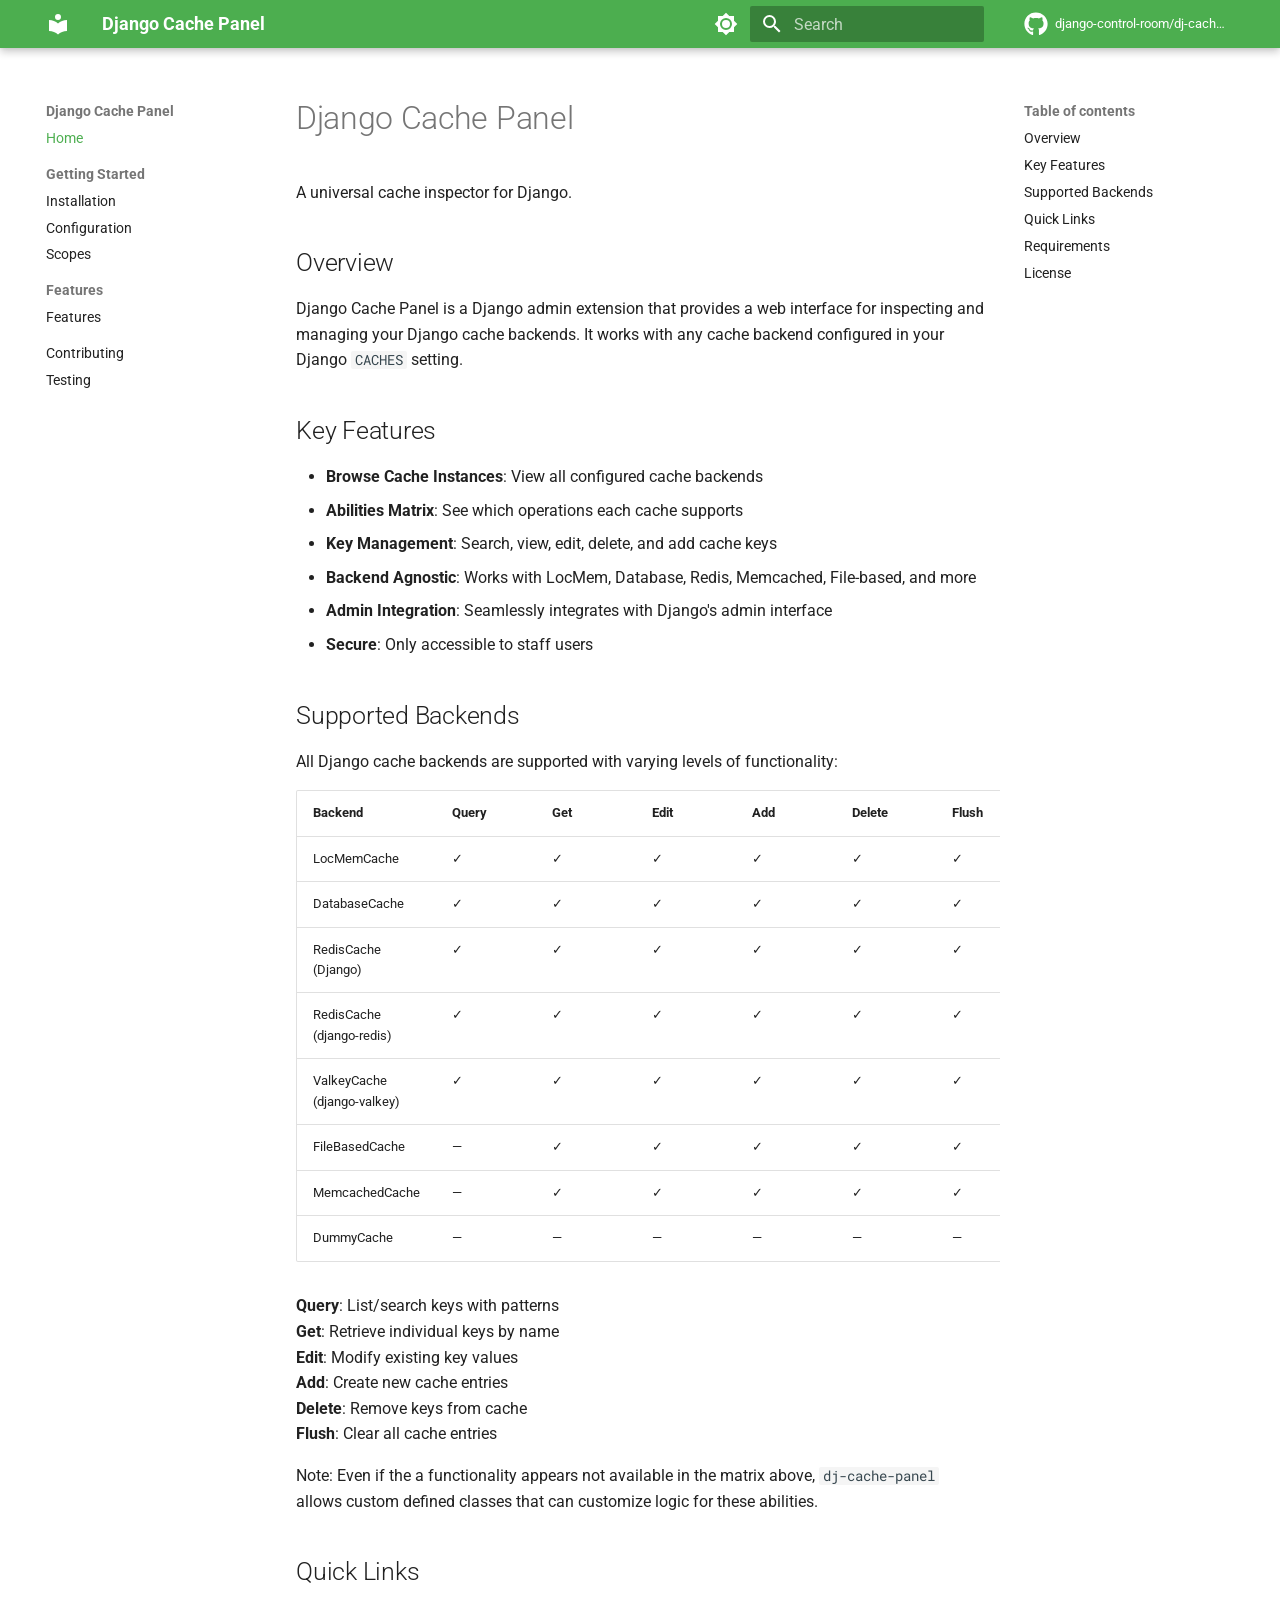
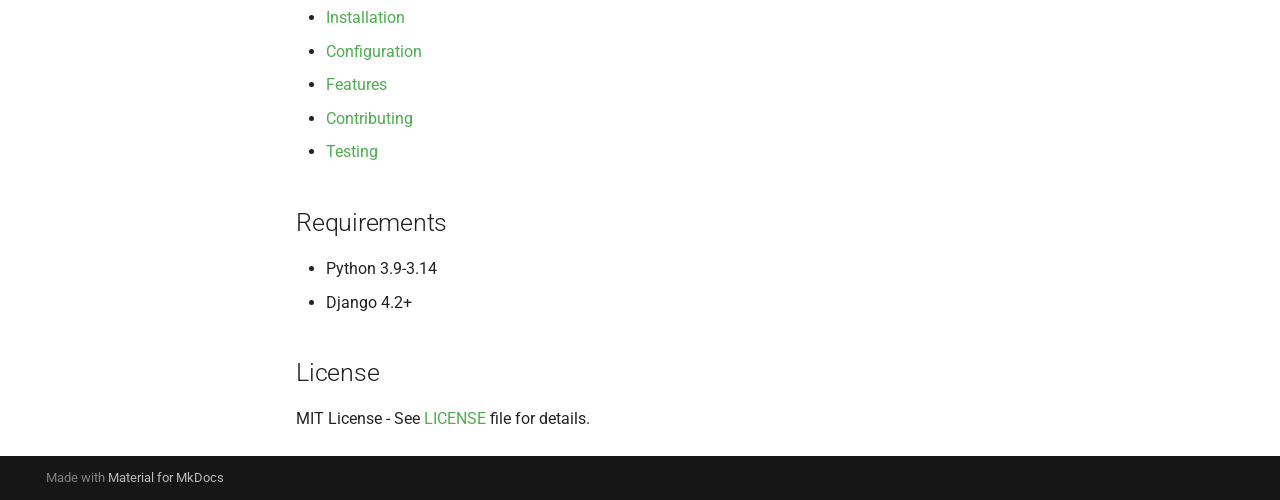
<file: index.html>
<!doctype html>
<html lang="en" class="no-js">
  <head>
    
      <meta charset="utf-8">
      <meta name="viewport" content="width=device-width,initial-scale=1">
      
        <meta name="description" content="A Django Admin panel for browsing, inspecting, and managing Django cache backends">
      
      
        <meta name="author" content="Yasser Toruno">
      
      
        <link rel="canonical" href="https://django-control-room.github.io/dj-cache-panel/">
      
      
      
        <link rel="next" href="installation/">
      
      <link rel="icon" href="assets/images/favicon.png">
      <meta name="generator" content="mkdocs-1.6.1, mkdocs-material-9.1.12">
    
    
      
        <title>Django Cache Panel</title>
      
    
    
      <link rel="stylesheet" href="assets/stylesheets/main.85bb2934.min.css">
      
        
        <link rel="stylesheet" href="assets/stylesheets/palette.a6bdf11c.min.css">
      
      

    
    
    
      
        
        
        <link rel="preconnect" href="https://fonts.gstatic.com" crossorigin>
        <link rel="stylesheet" href="https://fonts.googleapis.com/css?family=Roboto:300,300i,400,400i,700,700i%7CRoboto+Mono:400,400i,700,700i&display=fallback">
        <style>:root{--md-text-font:"Roboto";--md-code-font:"Roboto Mono"}</style>
      
    
    
    <script>__md_scope=new URL(".",location),__md_hash=e=>[...e].reduce((e,_)=>(e<<5)-e+_.charCodeAt(0),0),__md_get=(e,_=localStorage,t=__md_scope)=>JSON.parse(_.getItem(t.pathname+"."+e)),__md_set=(e,_,t=localStorage,a=__md_scope)=>{try{t.setItem(a.pathname+"."+e,JSON.stringify(_))}catch(e){}}</script>
    
      

    
    
    
  </head>
  
  
    
    
      
    
    
    
    
    <body dir="ltr" data-md-color-scheme="default" data-md-color-primary="green" data-md-color-accent="green">
  
    
    
      <script>var palette=__md_get("__palette");if(palette&&"object"==typeof palette.color)for(var key of Object.keys(palette.color))document.body.setAttribute("data-md-color-"+key,palette.color[key])</script>
    
    <input class="md-toggle" data-md-toggle="drawer" type="checkbox" id="__drawer" autocomplete="off">
    <input class="md-toggle" data-md-toggle="search" type="checkbox" id="__search" autocomplete="off">
    <label class="md-overlay" for="__drawer"></label>
    <div data-md-component="skip">
      
        
        <a href="#django-cache-panel" class="md-skip">
          Skip to content
        </a>
      
    </div>
    <div data-md-component="announce">
      
    </div>
    
    
      

  

<header class="md-header md-header--shadow md-header--lifted" data-md-component="header">
  <nav class="md-header__inner md-grid" aria-label="Header">
    <a href="." title="Django Cache Panel" class="md-header__button md-logo" aria-label="Django Cache Panel" data-md-component="logo">
      
  
  <svg xmlns="http://www.w3.org/2000/svg" viewBox="0 0 24 24"><path d="M12 8a3 3 0 0 0 3-3 3 3 0 0 0-3-3 3 3 0 0 0-3 3 3 3 0 0 0 3 3m0 3.54C9.64 9.35 6.5 8 3 8v11c3.5 0 6.64 1.35 9 3.54 2.36-2.19 5.5-3.54 9-3.54V8c-3.5 0-6.64 1.35-9 3.54Z"/></svg>

    </a>
    <label class="md-header__button md-icon" for="__drawer">
      <svg xmlns="http://www.w3.org/2000/svg" viewBox="0 0 24 24"><path d="M3 6h18v2H3V6m0 5h18v2H3v-2m0 5h18v2H3v-2Z"/></svg>
    </label>
    <div class="md-header__title" data-md-component="header-title">
      <div class="md-header__ellipsis">
        <div class="md-header__topic">
          <span class="md-ellipsis">
            Django Cache Panel
          </span>
        </div>
        <div class="md-header__topic" data-md-component="header-topic">
          <span class="md-ellipsis">
            
              Home
            
          </span>
        </div>
      </div>
    </div>
    
      
        <form class="md-header__option" data-md-component="palette">
          
            
            
            
            <input class="md-option" data-md-color-media="" data-md-color-scheme="default" data-md-color-primary="green" data-md-color-accent="green"  aria-label="Switch to dark mode"  type="radio" name="__palette" id="__palette_1">
            
              <label class="md-header__button md-icon" title="Switch to dark mode" for="__palette_2" hidden>
                <svg xmlns="http://www.w3.org/2000/svg" viewBox="0 0 24 24"><path d="M12 8a4 4 0 0 0-4 4 4 4 0 0 0 4 4 4 4 0 0 0 4-4 4 4 0 0 0-4-4m0 10a6 6 0 0 1-6-6 6 6 0 0 1 6-6 6 6 0 0 1 6 6 6 6 0 0 1-6 6m8-9.31V4h-4.69L12 .69 8.69 4H4v4.69L.69 12 4 15.31V20h4.69L12 23.31 15.31 20H20v-4.69L23.31 12 20 8.69Z"/></svg>
              </label>
            
          
            
            
            
            <input class="md-option" data-md-color-media="" data-md-color-scheme="slate" data-md-color-primary="green" data-md-color-accent="green"  aria-label="Switch to light mode"  type="radio" name="__palette" id="__palette_2">
            
              <label class="md-header__button md-icon" title="Switch to light mode" for="__palette_1" hidden>
                <svg xmlns="http://www.w3.org/2000/svg" viewBox="0 0 24 24"><path d="M12 18c-.89 0-1.74-.2-2.5-.55C11.56 16.5 13 14.42 13 12c0-2.42-1.44-4.5-3.5-5.45C10.26 6.2 11.11 6 12 6a6 6 0 0 1 6 6 6 6 0 0 1-6 6m8-9.31V4h-4.69L12 .69 8.69 4H4v4.69L.69 12 4 15.31V20h4.69L12 23.31 15.31 20H20v-4.69L23.31 12 20 8.69Z"/></svg>
              </label>
            
          
        </form>
      
    
    
    
      <label class="md-header__button md-icon" for="__search">
        <svg xmlns="http://www.w3.org/2000/svg" viewBox="0 0 24 24"><path d="M9.5 3A6.5 6.5 0 0 1 16 9.5c0 1.61-.59 3.09-1.56 4.23l.27.27h.79l5 5-1.5 1.5-5-5v-.79l-.27-.27A6.516 6.516 0 0 1 9.5 16 6.5 6.5 0 0 1 3 9.5 6.5 6.5 0 0 1 9.5 3m0 2C7 5 5 7 5 9.5S7 14 9.5 14 14 12 14 9.5 12 5 9.5 5Z"/></svg>
      </label>
      <div class="md-search" data-md-component="search" role="dialog">
  <label class="md-search__overlay" for="__search"></label>
  <div class="md-search__inner" role="search">
    <form class="md-search__form" name="search">
      <input type="text" class="md-search__input" name="query" aria-label="Search" placeholder="Search" autocapitalize="off" autocorrect="off" autocomplete="off" spellcheck="false" data-md-component="search-query" required>
      <label class="md-search__icon md-icon" for="__search">
        <svg xmlns="http://www.w3.org/2000/svg" viewBox="0 0 24 24"><path d="M9.5 3A6.5 6.5 0 0 1 16 9.5c0 1.61-.59 3.09-1.56 4.23l.27.27h.79l5 5-1.5 1.5-5-5v-.79l-.27-.27A6.516 6.516 0 0 1 9.5 16 6.5 6.5 0 0 1 3 9.5 6.5 6.5 0 0 1 9.5 3m0 2C7 5 5 7 5 9.5S7 14 9.5 14 14 12 14 9.5 12 5 9.5 5Z"/></svg>
        <svg xmlns="http://www.w3.org/2000/svg" viewBox="0 0 24 24"><path d="M20 11v2H8l5.5 5.5-1.42 1.42L4.16 12l7.92-7.92L13.5 5.5 8 11h12Z"/></svg>
      </label>
      <nav class="md-search__options" aria-label="Search">
        
          <a href="javascript:void(0)" class="md-search__icon md-icon" title="Share" aria-label="Share" data-clipboard data-clipboard-text="" data-md-component="search-share" tabindex="-1">
            <svg xmlns="http://www.w3.org/2000/svg" viewBox="0 0 24 24"><path d="M18 16.08c-.76 0-1.44.3-1.96.77L8.91 12.7c.05-.23.09-.46.09-.7 0-.24-.04-.47-.09-.7l7.05-4.11c.54.5 1.25.81 2.04.81a3 3 0 0 0 3-3 3 3 0 0 0-3-3 3 3 0 0 0-3 3c0 .24.04.47.09.7L8.04 9.81C7.5 9.31 6.79 9 6 9a3 3 0 0 0-3 3 3 3 0 0 0 3 3c.79 0 1.5-.31 2.04-.81l7.12 4.15c-.05.21-.08.43-.08.66 0 1.61 1.31 2.91 2.92 2.91 1.61 0 2.92-1.3 2.92-2.91A2.92 2.92 0 0 0 18 16.08Z"/></svg>
          </a>
        
        <button type="reset" class="md-search__icon md-icon" title="Clear" aria-label="Clear" tabindex="-1">
          <svg xmlns="http://www.w3.org/2000/svg" viewBox="0 0 24 24"><path d="M19 6.41 17.59 5 12 10.59 6.41 5 5 6.41 10.59 12 5 17.59 6.41 19 12 13.41 17.59 19 19 17.59 13.41 12 19 6.41Z"/></svg>
        </button>
      </nav>
      
    </form>
    <div class="md-search__output">
      <div class="md-search__scrollwrap" data-md-scrollfix>
        <div class="md-search-result" data-md-component="search-result">
          <div class="md-search-result__meta">
            Initializing search
          </div>
          <ol class="md-search-result__list" role="presentation"></ol>
        </div>
      </div>
    </div>
  </div>
</div>
    
    
      <div class="md-header__source">
        <a href="https://github.com/django-control-room/dj-cache-panel" title="Go to repository" class="md-source" data-md-component="source">
  <div class="md-source__icon md-icon">
    
    <svg xmlns="http://www.w3.org/2000/svg" viewBox="0 0 496 512"><!--! Font Awesome Free 6.4.0 by @fontawesome - https://fontawesome.com License - https://fontawesome.com/license/free (Icons: CC BY 4.0, Fonts: SIL OFL 1.1, Code: MIT License) Copyright 2023 Fonticons, Inc.--><path d="M165.9 397.4c0 2-2.3 3.6-5.2 3.6-3.3.3-5.6-1.3-5.6-3.6 0-2 2.3-3.6 5.2-3.6 3-.3 5.6 1.3 5.6 3.6zm-31.1-4.5c-.7 2 1.3 4.3 4.3 4.9 2.6 1 5.6 0 6.2-2s-1.3-4.3-4.3-5.2c-2.6-.7-5.5.3-6.2 2.3zm44.2-1.7c-2.9.7-4.9 2.6-4.6 4.9.3 2 2.9 3.3 5.9 2.6 2.9-.7 4.9-2.6 4.6-4.6-.3-1.9-3-3.2-5.9-2.9zM244.8 8C106.1 8 0 113.3 0 252c0 110.9 69.8 205.8 169.5 239.2 12.8 2.3 17.3-5.6 17.3-12.1 0-6.2-.3-40.4-.3-61.4 0 0-70 15-84.7-29.8 0 0-11.4-29.1-27.8-36.6 0 0-22.9-15.7 1.6-15.4 0 0 24.9 2 38.6 25.8 21.9 38.6 58.6 27.5 72.9 20.9 2.3-16 8.8-27.1 16-33.7-55.9-6.2-112.3-14.3-112.3-110.5 0-27.5 7.6-41.3 23.6-58.9-2.6-6.5-11.1-33.3 2.6-67.9 20.9-6.5 69 27 69 27 20-5.6 41.5-8.5 62.8-8.5s42.8 2.9 62.8 8.5c0 0 48.1-33.6 69-27 13.7 34.7 5.2 61.4 2.6 67.9 16 17.7 25.8 31.5 25.8 58.9 0 96.5-58.9 104.2-114.8 110.5 9.2 7.9 17 22.9 17 46.4 0 33.7-.3 75.4-.3 83.6 0 6.5 4.6 14.4 17.3 12.1C428.2 457.8 496 362.9 496 252 496 113.3 383.5 8 244.8 8zM97.2 352.9c-1.3 1-1 3.3.7 5.2 1.6 1.6 3.9 2.3 5.2 1 1.3-1 1-3.3-.7-5.2-1.6-1.6-3.9-2.3-5.2-1zm-10.8-8.1c-.7 1.3.3 2.9 2.3 3.9 1.6 1 3.6.7 4.3-.7.7-1.3-.3-2.9-2.3-3.9-2-.6-3.6-.3-4.3.7zm32.4 35.6c-1.6 1.3-1 4.3 1.3 6.2 2.3 2.3 5.2 2.6 6.5 1 1.3-1.3.7-4.3-1.3-6.2-2.2-2.3-5.2-2.6-6.5-1zm-11.4-14.7c-1.6 1-1.6 3.6 0 5.9 1.6 2.3 4.3 3.3 5.6 2.3 1.6-1.3 1.6-3.9 0-6.2-1.4-2.3-4-3.3-5.6-2z"/></svg>
  </div>
  <div class="md-source__repository">
    django-control-room/dj-cache-panel
  </div>
</a>
      </div>
    
  </nav>
  
    
  
</header>
    
    <div class="md-container" data-md-component="container">
      
      
        
      
      <main class="md-main" data-md-component="main">
        <div class="md-main__inner md-grid">
          
            
              
              <div class="md-sidebar md-sidebar--primary" data-md-component="sidebar" data-md-type="navigation" >
                <div class="md-sidebar__scrollwrap">
                  <div class="md-sidebar__inner">
                    


<nav class="md-nav md-nav--primary" aria-label="Navigation" data-md-level="0">
  <label class="md-nav__title" for="__drawer">
    <a href="." title="Django Cache Panel" class="md-nav__button md-logo" aria-label="Django Cache Panel" data-md-component="logo">
      
  
  <svg xmlns="http://www.w3.org/2000/svg" viewBox="0 0 24 24"><path d="M12 8a3 3 0 0 0 3-3 3 3 0 0 0-3-3 3 3 0 0 0-3 3 3 3 0 0 0 3 3m0 3.54C9.64 9.35 6.5 8 3 8v11c3.5 0 6.64 1.35 9 3.54 2.36-2.19 5.5-3.54 9-3.54V8c-3.5 0-6.64 1.35-9 3.54Z"/></svg>

    </a>
    Django Cache Panel
  </label>
  
    <div class="md-nav__source">
      <a href="https://github.com/django-control-room/dj-cache-panel" title="Go to repository" class="md-source" data-md-component="source">
  <div class="md-source__icon md-icon">
    
    <svg xmlns="http://www.w3.org/2000/svg" viewBox="0 0 496 512"><!--! Font Awesome Free 6.4.0 by @fontawesome - https://fontawesome.com License - https://fontawesome.com/license/free (Icons: CC BY 4.0, Fonts: SIL OFL 1.1, Code: MIT License) Copyright 2023 Fonticons, Inc.--><path d="M165.9 397.4c0 2-2.3 3.6-5.2 3.6-3.3.3-5.6-1.3-5.6-3.6 0-2 2.3-3.6 5.2-3.6 3-.3 5.6 1.3 5.6 3.6zm-31.1-4.5c-.7 2 1.3 4.3 4.3 4.9 2.6 1 5.6 0 6.2-2s-1.3-4.3-4.3-5.2c-2.6-.7-5.5.3-6.2 2.3zm44.2-1.7c-2.9.7-4.9 2.6-4.6 4.9.3 2 2.9 3.3 5.9 2.6 2.9-.7 4.9-2.6 4.6-4.6-.3-1.9-3-3.2-5.9-2.9zM244.8 8C106.1 8 0 113.3 0 252c0 110.9 69.8 205.8 169.5 239.2 12.8 2.3 17.3-5.6 17.3-12.1 0-6.2-.3-40.4-.3-61.4 0 0-70 15-84.7-29.8 0 0-11.4-29.1-27.8-36.6 0 0-22.9-15.7 1.6-15.4 0 0 24.9 2 38.6 25.8 21.9 38.6 58.6 27.5 72.9 20.9 2.3-16 8.8-27.1 16-33.7-55.9-6.2-112.3-14.3-112.3-110.5 0-27.5 7.6-41.3 23.6-58.9-2.6-6.5-11.1-33.3 2.6-67.9 20.9-6.5 69 27 69 27 20-5.6 41.5-8.5 62.8-8.5s42.8 2.9 62.8 8.5c0 0 48.1-33.6 69-27 13.7 34.7 5.2 61.4 2.6 67.9 16 17.7 25.8 31.5 25.8 58.9 0 96.5-58.9 104.2-114.8 110.5 9.2 7.9 17 22.9 17 46.4 0 33.7-.3 75.4-.3 83.6 0 6.5 4.6 14.4 17.3 12.1C428.2 457.8 496 362.9 496 252 496 113.3 383.5 8 244.8 8zM97.2 352.9c-1.3 1-1 3.3.7 5.2 1.6 1.6 3.9 2.3 5.2 1 1.3-1 1-3.3-.7-5.2-1.6-1.6-3.9-2.3-5.2-1zm-10.8-8.1c-.7 1.3.3 2.9 2.3 3.9 1.6 1 3.6.7 4.3-.7.7-1.3-.3-2.9-2.3-3.9-2-.6-3.6-.3-4.3.7zm32.4 35.6c-1.6 1.3-1 4.3 1.3 6.2 2.3 2.3 5.2 2.6 6.5 1 1.3-1.3.7-4.3-1.3-6.2-2.2-2.3-5.2-2.6-6.5-1zm-11.4-14.7c-1.6 1-1.6 3.6 0 5.9 1.6 2.3 4.3 3.3 5.6 2.3 1.6-1.3 1.6-3.9 0-6.2-1.4-2.3-4-3.3-5.6-2z"/></svg>
  </div>
  <div class="md-source__repository">
    django-control-room/dj-cache-panel
  </div>
</a>
    </div>
  
  <ul class="md-nav__list" data-md-scrollfix>
    
      
      
      

  
  
    
  
  
    <li class="md-nav__item md-nav__item--active">
      
      <input class="md-nav__toggle md-toggle" type="checkbox" id="__toc">
      
      
        
      
      
        <label class="md-nav__link md-nav__link--active" for="__toc">
          Home
          <span class="md-nav__icon md-icon"></span>
        </label>
      
      <a href="." class="md-nav__link md-nav__link--active">
        Home
      </a>
      
        

<nav class="md-nav md-nav--secondary" aria-label="Table of contents">
  
  
  
    
  
  
    <label class="md-nav__title" for="__toc">
      <span class="md-nav__icon md-icon"></span>
      Table of contents
    </label>
    <ul class="md-nav__list" data-md-component="toc" data-md-scrollfix>
      
        <li class="md-nav__item">
  <a href="#overview" class="md-nav__link">
    Overview
  </a>
  
</li>
      
        <li class="md-nav__item">
  <a href="#key-features" class="md-nav__link">
    Key Features
  </a>
  
</li>
      
        <li class="md-nav__item">
  <a href="#supported-backends" class="md-nav__link">
    Supported Backends
  </a>
  
</li>
      
        <li class="md-nav__item">
  <a href="#quick-links" class="md-nav__link">
    Quick Links
  </a>
  
</li>
      
        <li class="md-nav__item">
  <a href="#requirements" class="md-nav__link">
    Requirements
  </a>
  
</li>
      
        <li class="md-nav__item">
  <a href="#license" class="md-nav__link">
    License
  </a>
  
</li>
      
    </ul>
  
</nav>
      
    </li>
  

    
      
      
      

  
  
  
    
      
    
    <li class="md-nav__item md-nav__item--section md-nav__item--nested">
      
      
      
      
        
      
      <input class="md-nav__toggle md-toggle md-toggle--indeterminate" type="checkbox" id="__nav_2" >
      
      
      
        <label class="md-nav__link" for="__nav_2" id="__nav_2_label" tabindex="0">
          Getting Started
          <span class="md-nav__icon md-icon"></span>
        </label>
      
      <nav class="md-nav" data-md-level="1" aria-labelledby="__nav_2_label" aria-expanded="false">
        <label class="md-nav__title" for="__nav_2">
          <span class="md-nav__icon md-icon"></span>
          Getting Started
        </label>
        <ul class="md-nav__list" data-md-scrollfix>
          
            
              
  
  
  
    <li class="md-nav__item">
      <a href="installation/" class="md-nav__link">
        Installation
      </a>
    </li>
  

            
          
            
              
  
  
  
    <li class="md-nav__item">
      <a href="configuration/" class="md-nav__link">
        Configuration
      </a>
    </li>
  

            
          
            
              
  
  
  
    <li class="md-nav__item">
      <a href="scopes/" class="md-nav__link">
        Scopes
      </a>
    </li>
  

            
          
        </ul>
      </nav>
    </li>
  

    
      
      
      

  
  
  
    
      
    
    <li class="md-nav__item md-nav__item--section md-nav__item--nested">
      
      
      
      
        
      
      <input class="md-nav__toggle md-toggle md-toggle--indeterminate" type="checkbox" id="__nav_3" >
      
      
      
        <label class="md-nav__link" for="__nav_3" id="__nav_3_label" tabindex="0">
          Features
          <span class="md-nav__icon md-icon"></span>
        </label>
      
      <nav class="md-nav" data-md-level="1" aria-labelledby="__nav_3_label" aria-expanded="false">
        <label class="md-nav__title" for="__nav_3">
          <span class="md-nav__icon md-icon"></span>
          Features
        </label>
        <ul class="md-nav__list" data-md-scrollfix>
          
            
              
  
  
  
    <li class="md-nav__item">
      <a href="features/" class="md-nav__link">
        Features
      </a>
    </li>
  

            
          
        </ul>
      </nav>
    </li>
  

    
      
      
      

  
  
  
    <li class="md-nav__item">
      <a href="contributing/" class="md-nav__link">
        Contributing
      </a>
    </li>
  

    
      
      
      

  
  
  
    <li class="md-nav__item">
      <a href="testing/" class="md-nav__link">
        Testing
      </a>
    </li>
  

    
  </ul>
</nav>
                  </div>
                </div>
              </div>
            
            
              
              <div class="md-sidebar md-sidebar--secondary" data-md-component="sidebar" data-md-type="toc" >
                <div class="md-sidebar__scrollwrap">
                  <div class="md-sidebar__inner">
                    

<nav class="md-nav md-nav--secondary" aria-label="Table of contents">
  
  
  
    
  
  
    <label class="md-nav__title" for="__toc">
      <span class="md-nav__icon md-icon"></span>
      Table of contents
    </label>
    <ul class="md-nav__list" data-md-component="toc" data-md-scrollfix>
      
        <li class="md-nav__item">
  <a href="#overview" class="md-nav__link">
    Overview
  </a>
  
</li>
      
        <li class="md-nav__item">
  <a href="#key-features" class="md-nav__link">
    Key Features
  </a>
  
</li>
      
        <li class="md-nav__item">
  <a href="#supported-backends" class="md-nav__link">
    Supported Backends
  </a>
  
</li>
      
        <li class="md-nav__item">
  <a href="#quick-links" class="md-nav__link">
    Quick Links
  </a>
  
</li>
      
        <li class="md-nav__item">
  <a href="#requirements" class="md-nav__link">
    Requirements
  </a>
  
</li>
      
        <li class="md-nav__item">
  <a href="#license" class="md-nav__link">
    License
  </a>
  
</li>
      
    </ul>
  
</nav>
                  </div>
                </div>
              </div>
            
          
          
            <div class="md-content" data-md-component="content">
              <article class="md-content__inner md-typeset">
                
                  

  
  


<h1 id="django-cache-panel">Django Cache Panel</h1>
<p>A universal cache inspector for Django.</p>
<h2 id="overview">Overview</h2>
<p>Django Cache Panel is a Django admin extension that provides a web interface for inspecting and managing your Django cache backends. It works with any cache backend configured in your Django <code>CACHES</code> setting.</p>
<h2 id="key-features">Key Features</h2>
<ul>
<li><strong>Browse Cache Instances</strong>: View all configured cache backends</li>
<li><strong>Abilities Matrix</strong>: See which operations each cache supports</li>
<li><strong>Key Management</strong>: Search, view, edit, delete, and add cache keys</li>
<li><strong>Backend Agnostic</strong>: Works with LocMem, Database, Redis, Memcached, File-based, and more</li>
<li><strong>Admin Integration</strong>: Seamlessly integrates with Django's admin interface</li>
<li><strong>Secure</strong>: Only accessible to staff users</li>
</ul>
<h2 id="supported-backends">Supported Backends</h2>
<p>All Django cache backends are supported with varying levels of functionality:</p>
<table>
<thead>
<tr>
<th>Backend</th>
<th>Query</th>
<th>Get</th>
<th>Edit</th>
<th>Add</th>
<th>Delete</th>
<th>Flush</th>
</tr>
</thead>
<tbody>
<tr>
<td>LocMemCache</td>
<td>✓</td>
<td>✓</td>
<td>✓</td>
<td>✓</td>
<td>✓</td>
<td>✓</td>
</tr>
<tr>
<td>DatabaseCache</td>
<td>✓</td>
<td>✓</td>
<td>✓</td>
<td>✓</td>
<td>✓</td>
<td>✓</td>
</tr>
<tr>
<td>RedisCache (Django)</td>
<td>✓</td>
<td>✓</td>
<td>✓</td>
<td>✓</td>
<td>✓</td>
<td>✓</td>
</tr>
<tr>
<td>RedisCache (django-redis)</td>
<td>✓</td>
<td>✓</td>
<td>✓</td>
<td>✓</td>
<td>✓</td>
<td>✓</td>
</tr>
<tr>
<td>ValkeyCache (django-valkey)</td>
<td>✓</td>
<td>✓</td>
<td>✓</td>
<td>✓</td>
<td>✓</td>
<td>✓</td>
</tr>
<tr>
<td>FileBasedCache</td>
<td>—</td>
<td>✓</td>
<td>✓</td>
<td>✓</td>
<td>✓</td>
<td>✓</td>
</tr>
<tr>
<td>MemcachedCache</td>
<td>—</td>
<td>✓</td>
<td>✓</td>
<td>✓</td>
<td>✓</td>
<td>✓</td>
</tr>
<tr>
<td>DummyCache</td>
<td>—</td>
<td>—</td>
<td>—</td>
<td>—</td>
<td>—</td>
<td>—</td>
</tr>
</tbody>
</table>
<p><strong>Query</strong>: List/search keys with patterns<br />
<strong>Get</strong>: Retrieve individual keys by name<br />
<strong>Edit</strong>: Modify existing key values<br />
<strong>Add</strong>: Create new cache entries<br />
<strong>Delete</strong>: Remove keys from cache<br />
<strong>Flush</strong>: Clear all cache entries</p>
<p>Note: Even if the a functionality appears not available in the matrix above, <code>dj-cache-panel</code> allows custom
defined classes that can customize logic for these abilities.</p>
<h2 id="quick-links">Quick Links</h2>
<ul>
<li><a href="installation/">Installation</a></li>
<li><a href="configuration/">Configuration</a></li>
<li><a href="features/">Features</a></li>
<li><a href="contributing/">Contributing</a></li>
<li><a href="testing/">Testing</a></li>
</ul>
<h2 id="requirements">Requirements</h2>
<ul>
<li>Python 3.9-3.14</li>
<li>Django 4.2+</li>
</ul>
<h2 id="license">License</h2>
<p>MIT License - See <a href="https://github.com/django-control-room/dj-cache-panel/blob/main/LICENSE">LICENSE</a> file for details.</p>





                
              </article>
            </div>
          
          
        </div>
        
          <button type="button" class="md-top md-icon" data-md-component="top" hidden>
            <svg xmlns="http://www.w3.org/2000/svg" viewBox="0 0 24 24"><path d="M13 20h-2V8l-5.5 5.5-1.42-1.42L12 4.16l7.92 7.92-1.42 1.42L13 8v12Z"/></svg>
            Back to top
          </button>
        
      </main>
      
        <footer class="md-footer">
  
  <div class="md-footer-meta md-typeset">
    <div class="md-footer-meta__inner md-grid">
      <div class="md-copyright">
  
  
    Made with
    <a href="https://squidfunk.github.io/mkdocs-material/" target="_blank" rel="noopener">
      Material for MkDocs
    </a>
  
</div>
      
    </div>
  </div>
</footer>
      
    </div>
    <div class="md-dialog" data-md-component="dialog">
      <div class="md-dialog__inner md-typeset"></div>
    </div>
    
    <script id="__config" type="application/json">{"base": ".", "features": ["navigation.tabs.sticky", "navigation.sections", "navigation.expand", "navigation.path", "navigation.top", "search.highlight", "search.share", "content.code.copy", "content.code.annotate"], "search": "assets/javascripts/workers/search.208ed371.min.js", "translations": {"clipboard.copied": "Copied to clipboard", "clipboard.copy": "Copy to clipboard", "search.result.more.one": "1 more on this page", "search.result.more.other": "# more on this page", "search.result.none": "No matching documents", "search.result.one": "1 matching document", "search.result.other": "# matching documents", "search.result.placeholder": "Type to start searching", "search.result.term.missing": "Missing", "select.version": "Select version"}}</script>
    
    
      <script src="assets/javascripts/bundle.c2be25ad.min.js"></script>
      
    
  </body>
</html>
</file>
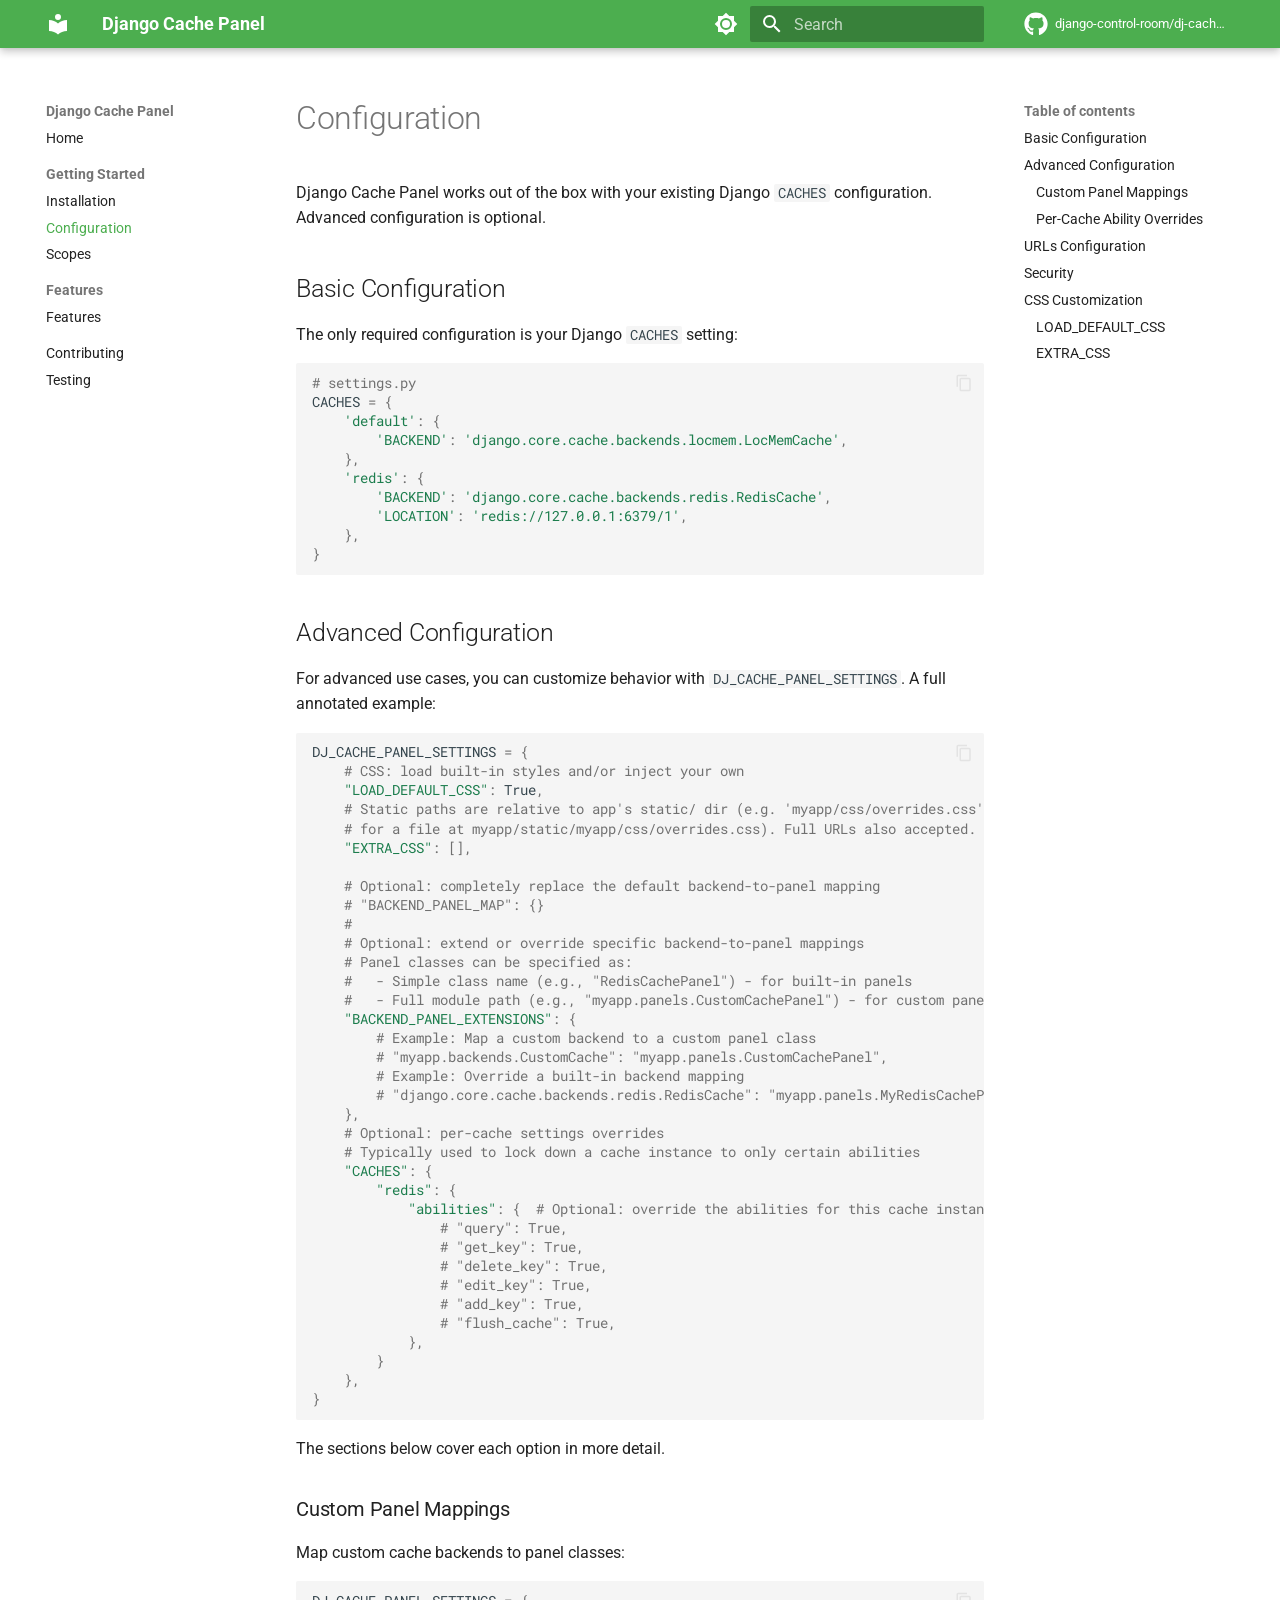
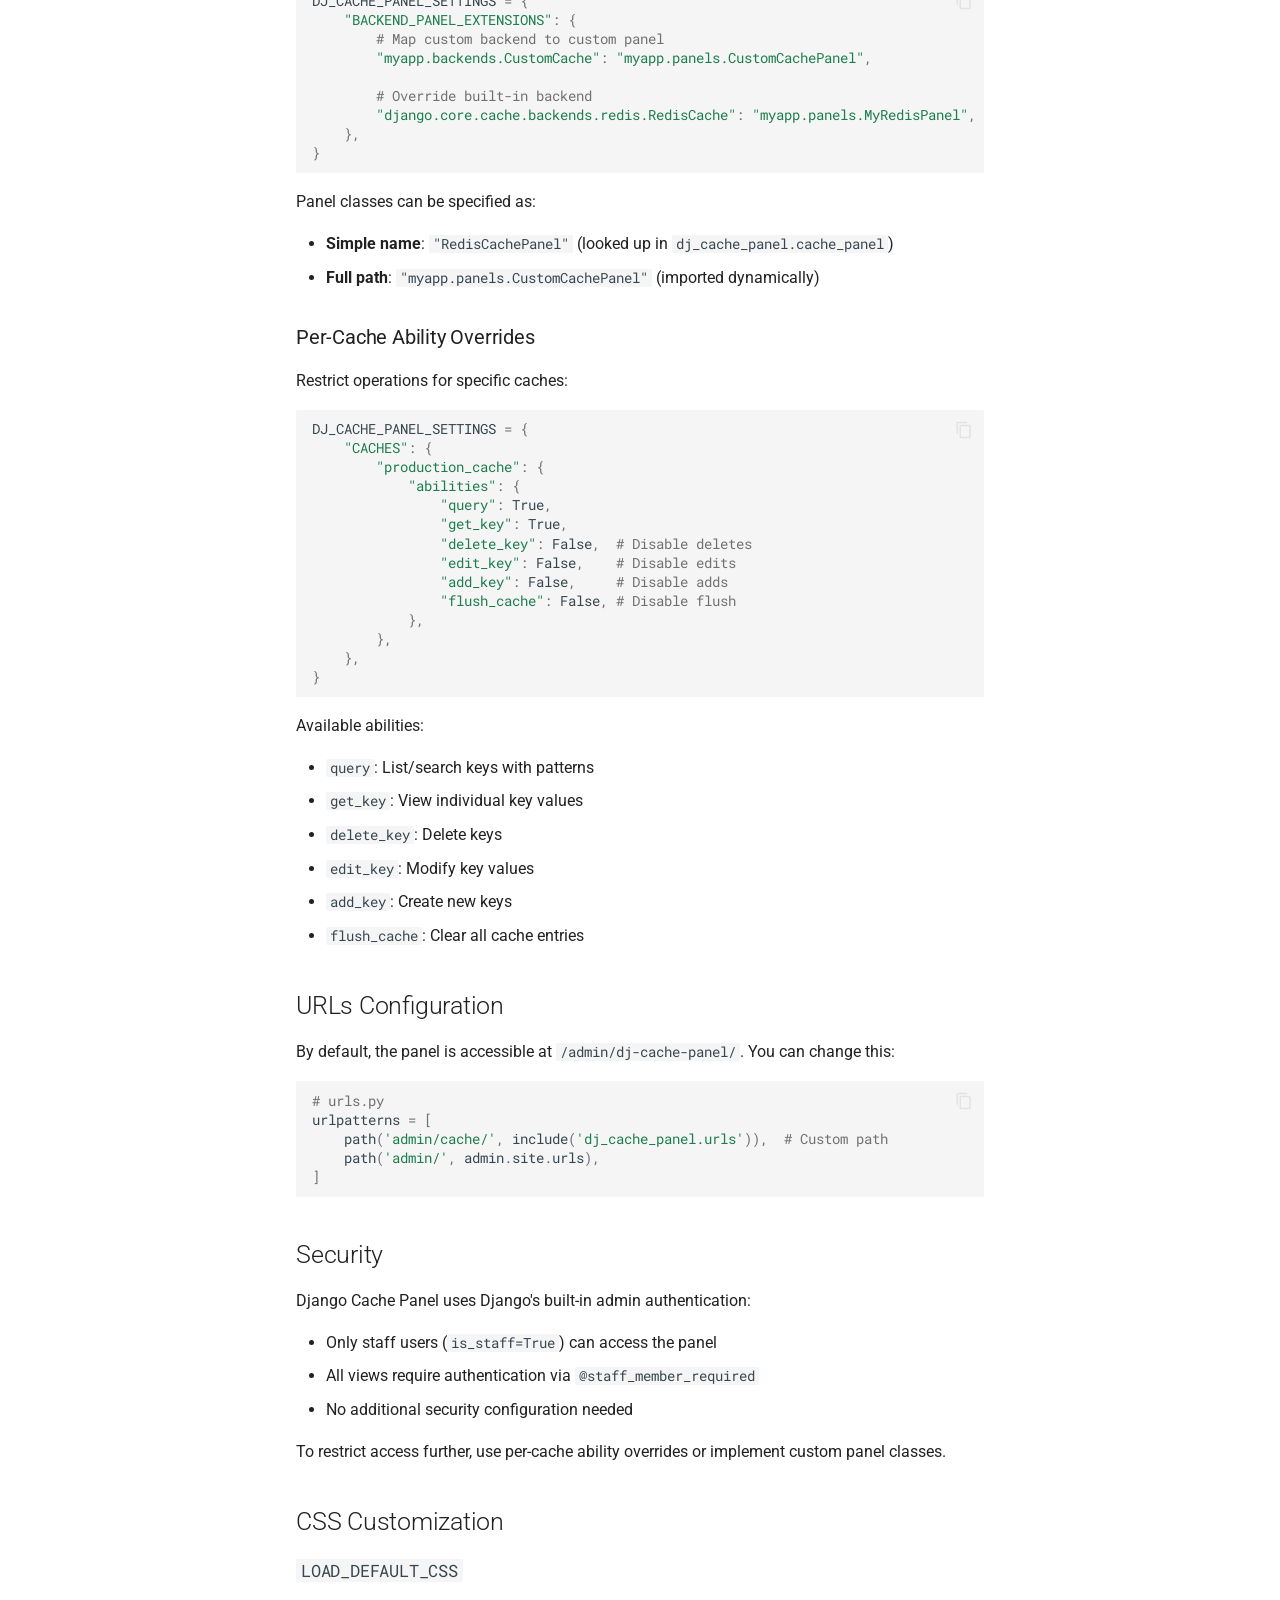
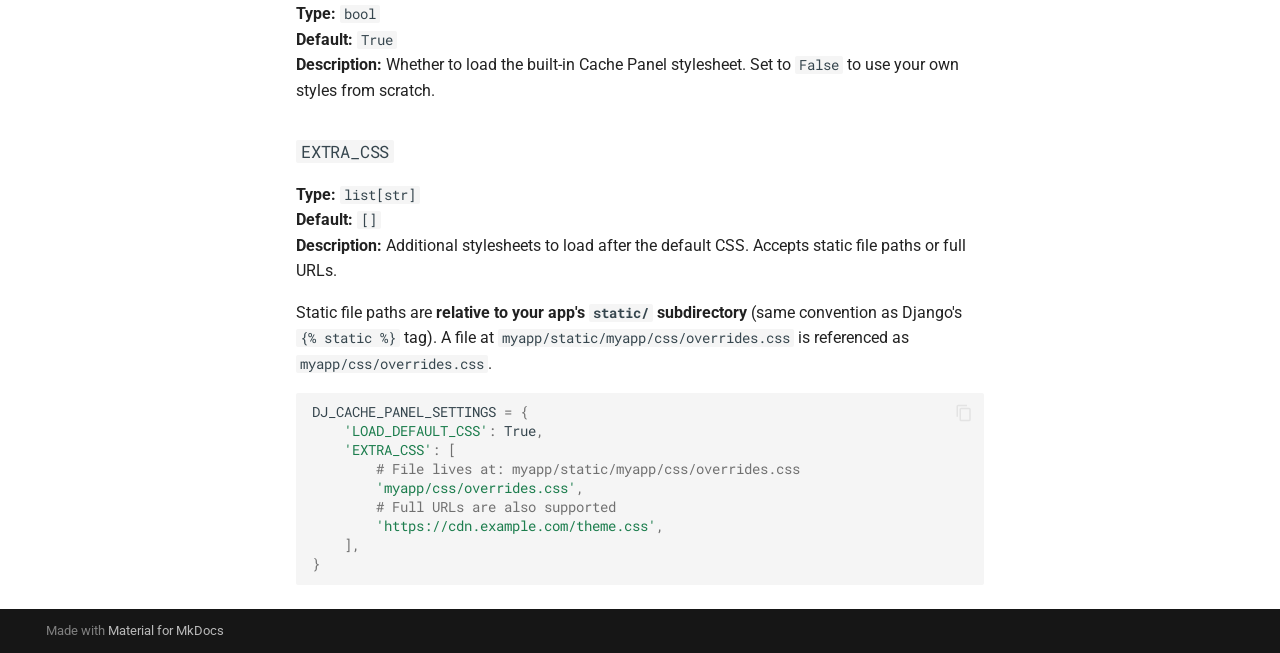
<file: configuration/index.html>
<!doctype html>
<html lang="en" class="no-js">
  <head>
    
      <meta charset="utf-8">
      <meta name="viewport" content="width=device-width,initial-scale=1">
      
        <meta name="description" content="A Django Admin panel for browsing, inspecting, and managing Django cache backends">
      
      
        <meta name="author" content="Yasser Toruno">
      
      
        <link rel="canonical" href="https://django-control-room.github.io/dj-cache-panel/configuration/">
      
      
        <link rel="prev" href="../installation/">
      
      
        <link rel="next" href="../scopes/">
      
      <link rel="icon" href="../assets/images/favicon.png">
      <meta name="generator" content="mkdocs-1.6.1, mkdocs-material-9.1.12">
    
    
      
        <title>Configuration - Django Cache Panel</title>
      
    
    
      <link rel="stylesheet" href="../assets/stylesheets/main.85bb2934.min.css">
      
        
        <link rel="stylesheet" href="../assets/stylesheets/palette.a6bdf11c.min.css">
      
      

    
    
    
      
        
        
        <link rel="preconnect" href="https://fonts.gstatic.com" crossorigin>
        <link rel="stylesheet" href="https://fonts.googleapis.com/css?family=Roboto:300,300i,400,400i,700,700i%7CRoboto+Mono:400,400i,700,700i&display=fallback">
        <style>:root{--md-text-font:"Roboto";--md-code-font:"Roboto Mono"}</style>
      
    
    
    <script>__md_scope=new URL("..",location),__md_hash=e=>[...e].reduce((e,_)=>(e<<5)-e+_.charCodeAt(0),0),__md_get=(e,_=localStorage,t=__md_scope)=>JSON.parse(_.getItem(t.pathname+"."+e)),__md_set=(e,_,t=localStorage,a=__md_scope)=>{try{t.setItem(a.pathname+"."+e,JSON.stringify(_))}catch(e){}}</script>
    
      

    
    
    
  </head>
  
  
    
    
      
    
    
    
    
    <body dir="ltr" data-md-color-scheme="default" data-md-color-primary="green" data-md-color-accent="green">
  
    
    
      <script>var palette=__md_get("__palette");if(palette&&"object"==typeof palette.color)for(var key of Object.keys(palette.color))document.body.setAttribute("data-md-color-"+key,palette.color[key])</script>
    
    <input class="md-toggle" data-md-toggle="drawer" type="checkbox" id="__drawer" autocomplete="off">
    <input class="md-toggle" data-md-toggle="search" type="checkbox" id="__search" autocomplete="off">
    <label class="md-overlay" for="__drawer"></label>
    <div data-md-component="skip">
      
        
        <a href="#configuration" class="md-skip">
          Skip to content
        </a>
      
    </div>
    <div data-md-component="announce">
      
    </div>
    
    
      

  

<header class="md-header md-header--shadow md-header--lifted" data-md-component="header">
  <nav class="md-header__inner md-grid" aria-label="Header">
    <a href=".." title="Django Cache Panel" class="md-header__button md-logo" aria-label="Django Cache Panel" data-md-component="logo">
      
  
  <svg xmlns="http://www.w3.org/2000/svg" viewBox="0 0 24 24"><path d="M12 8a3 3 0 0 0 3-3 3 3 0 0 0-3-3 3 3 0 0 0-3 3 3 3 0 0 0 3 3m0 3.54C9.64 9.35 6.5 8 3 8v11c3.5 0 6.64 1.35 9 3.54 2.36-2.19 5.5-3.54 9-3.54V8c-3.5 0-6.64 1.35-9 3.54Z"/></svg>

    </a>
    <label class="md-header__button md-icon" for="__drawer">
      <svg xmlns="http://www.w3.org/2000/svg" viewBox="0 0 24 24"><path d="M3 6h18v2H3V6m0 5h18v2H3v-2m0 5h18v2H3v-2Z"/></svg>
    </label>
    <div class="md-header__title" data-md-component="header-title">
      <div class="md-header__ellipsis">
        <div class="md-header__topic">
          <span class="md-ellipsis">
            Django Cache Panel
          </span>
        </div>
        <div class="md-header__topic" data-md-component="header-topic">
          <span class="md-ellipsis">
            
              Configuration
            
          </span>
        </div>
      </div>
    </div>
    
      
        <form class="md-header__option" data-md-component="palette">
          
            
            
            
            <input class="md-option" data-md-color-media="" data-md-color-scheme="default" data-md-color-primary="green" data-md-color-accent="green"  aria-label="Switch to dark mode"  type="radio" name="__palette" id="__palette_1">
            
              <label class="md-header__button md-icon" title="Switch to dark mode" for="__palette_2" hidden>
                <svg xmlns="http://www.w3.org/2000/svg" viewBox="0 0 24 24"><path d="M12 8a4 4 0 0 0-4 4 4 4 0 0 0 4 4 4 4 0 0 0 4-4 4 4 0 0 0-4-4m0 10a6 6 0 0 1-6-6 6 6 0 0 1 6-6 6 6 0 0 1 6 6 6 6 0 0 1-6 6m8-9.31V4h-4.69L12 .69 8.69 4H4v4.69L.69 12 4 15.31V20h4.69L12 23.31 15.31 20H20v-4.69L23.31 12 20 8.69Z"/></svg>
              </label>
            
          
            
            
            
            <input class="md-option" data-md-color-media="" data-md-color-scheme="slate" data-md-color-primary="green" data-md-color-accent="green"  aria-label="Switch to light mode"  type="radio" name="__palette" id="__palette_2">
            
              <label class="md-header__button md-icon" title="Switch to light mode" for="__palette_1" hidden>
                <svg xmlns="http://www.w3.org/2000/svg" viewBox="0 0 24 24"><path d="M12 18c-.89 0-1.74-.2-2.5-.55C11.56 16.5 13 14.42 13 12c0-2.42-1.44-4.5-3.5-5.45C10.26 6.2 11.11 6 12 6a6 6 0 0 1 6 6 6 6 0 0 1-6 6m8-9.31V4h-4.69L12 .69 8.69 4H4v4.69L.69 12 4 15.31V20h4.69L12 23.31 15.31 20H20v-4.69L23.31 12 20 8.69Z"/></svg>
              </label>
            
          
        </form>
      
    
    
    
      <label class="md-header__button md-icon" for="__search">
        <svg xmlns="http://www.w3.org/2000/svg" viewBox="0 0 24 24"><path d="M9.5 3A6.5 6.5 0 0 1 16 9.5c0 1.61-.59 3.09-1.56 4.23l.27.27h.79l5 5-1.5 1.5-5-5v-.79l-.27-.27A6.516 6.516 0 0 1 9.5 16 6.5 6.5 0 0 1 3 9.5 6.5 6.5 0 0 1 9.5 3m0 2C7 5 5 7 5 9.5S7 14 9.5 14 14 12 14 9.5 12 5 9.5 5Z"/></svg>
      </label>
      <div class="md-search" data-md-component="search" role="dialog">
  <label class="md-search__overlay" for="__search"></label>
  <div class="md-search__inner" role="search">
    <form class="md-search__form" name="search">
      <input type="text" class="md-search__input" name="query" aria-label="Search" placeholder="Search" autocapitalize="off" autocorrect="off" autocomplete="off" spellcheck="false" data-md-component="search-query" required>
      <label class="md-search__icon md-icon" for="__search">
        <svg xmlns="http://www.w3.org/2000/svg" viewBox="0 0 24 24"><path d="M9.5 3A6.5 6.5 0 0 1 16 9.5c0 1.61-.59 3.09-1.56 4.23l.27.27h.79l5 5-1.5 1.5-5-5v-.79l-.27-.27A6.516 6.516 0 0 1 9.5 16 6.5 6.5 0 0 1 3 9.5 6.5 6.5 0 0 1 9.5 3m0 2C7 5 5 7 5 9.5S7 14 9.5 14 14 12 14 9.5 12 5 9.5 5Z"/></svg>
        <svg xmlns="http://www.w3.org/2000/svg" viewBox="0 0 24 24"><path d="M20 11v2H8l5.5 5.5-1.42 1.42L4.16 12l7.92-7.92L13.5 5.5 8 11h12Z"/></svg>
      </label>
      <nav class="md-search__options" aria-label="Search">
        
          <a href="javascript:void(0)" class="md-search__icon md-icon" title="Share" aria-label="Share" data-clipboard data-clipboard-text="" data-md-component="search-share" tabindex="-1">
            <svg xmlns="http://www.w3.org/2000/svg" viewBox="0 0 24 24"><path d="M18 16.08c-.76 0-1.44.3-1.96.77L8.91 12.7c.05-.23.09-.46.09-.7 0-.24-.04-.47-.09-.7l7.05-4.11c.54.5 1.25.81 2.04.81a3 3 0 0 0 3-3 3 3 0 0 0-3-3 3 3 0 0 0-3 3c0 .24.04.47.09.7L8.04 9.81C7.5 9.31 6.79 9 6 9a3 3 0 0 0-3 3 3 3 0 0 0 3 3c.79 0 1.5-.31 2.04-.81l7.12 4.15c-.05.21-.08.43-.08.66 0 1.61 1.31 2.91 2.92 2.91 1.61 0 2.92-1.3 2.92-2.91A2.92 2.92 0 0 0 18 16.08Z"/></svg>
          </a>
        
        <button type="reset" class="md-search__icon md-icon" title="Clear" aria-label="Clear" tabindex="-1">
          <svg xmlns="http://www.w3.org/2000/svg" viewBox="0 0 24 24"><path d="M19 6.41 17.59 5 12 10.59 6.41 5 5 6.41 10.59 12 5 17.59 6.41 19 12 13.41 17.59 19 19 17.59 13.41 12 19 6.41Z"/></svg>
        </button>
      </nav>
      
    </form>
    <div class="md-search__output">
      <div class="md-search__scrollwrap" data-md-scrollfix>
        <div class="md-search-result" data-md-component="search-result">
          <div class="md-search-result__meta">
            Initializing search
          </div>
          <ol class="md-search-result__list" role="presentation"></ol>
        </div>
      </div>
    </div>
  </div>
</div>
    
    
      <div class="md-header__source">
        <a href="https://github.com/django-control-room/dj-cache-panel" title="Go to repository" class="md-source" data-md-component="source">
  <div class="md-source__icon md-icon">
    
    <svg xmlns="http://www.w3.org/2000/svg" viewBox="0 0 496 512"><!--! Font Awesome Free 6.4.0 by @fontawesome - https://fontawesome.com License - https://fontawesome.com/license/free (Icons: CC BY 4.0, Fonts: SIL OFL 1.1, Code: MIT License) Copyright 2023 Fonticons, Inc.--><path d="M165.9 397.4c0 2-2.3 3.6-5.2 3.6-3.3.3-5.6-1.3-5.6-3.6 0-2 2.3-3.6 5.2-3.6 3-.3 5.6 1.3 5.6 3.6zm-31.1-4.5c-.7 2 1.3 4.3 4.3 4.9 2.6 1 5.6 0 6.2-2s-1.3-4.3-4.3-5.2c-2.6-.7-5.5.3-6.2 2.3zm44.2-1.7c-2.9.7-4.9 2.6-4.6 4.9.3 2 2.9 3.3 5.9 2.6 2.9-.7 4.9-2.6 4.6-4.6-.3-1.9-3-3.2-5.9-2.9zM244.8 8C106.1 8 0 113.3 0 252c0 110.9 69.8 205.8 169.5 239.2 12.8 2.3 17.3-5.6 17.3-12.1 0-6.2-.3-40.4-.3-61.4 0 0-70 15-84.7-29.8 0 0-11.4-29.1-27.8-36.6 0 0-22.9-15.7 1.6-15.4 0 0 24.9 2 38.6 25.8 21.9 38.6 58.6 27.5 72.9 20.9 2.3-16 8.8-27.1 16-33.7-55.9-6.2-112.3-14.3-112.3-110.5 0-27.5 7.6-41.3 23.6-58.9-2.6-6.5-11.1-33.3 2.6-67.9 20.9-6.5 69 27 69 27 20-5.6 41.5-8.5 62.8-8.5s42.8 2.9 62.8 8.5c0 0 48.1-33.6 69-27 13.7 34.7 5.2 61.4 2.6 67.9 16 17.7 25.8 31.5 25.8 58.9 0 96.5-58.9 104.2-114.8 110.5 9.2 7.9 17 22.9 17 46.4 0 33.7-.3 75.4-.3 83.6 0 6.5 4.6 14.4 17.3 12.1C428.2 457.8 496 362.9 496 252 496 113.3 383.5 8 244.8 8zM97.2 352.9c-1.3 1-1 3.3.7 5.2 1.6 1.6 3.9 2.3 5.2 1 1.3-1 1-3.3-.7-5.2-1.6-1.6-3.9-2.3-5.2-1zm-10.8-8.1c-.7 1.3.3 2.9 2.3 3.9 1.6 1 3.6.7 4.3-.7.7-1.3-.3-2.9-2.3-3.9-2-.6-3.6-.3-4.3.7zm32.4 35.6c-1.6 1.3-1 4.3 1.3 6.2 2.3 2.3 5.2 2.6 6.5 1 1.3-1.3.7-4.3-1.3-6.2-2.2-2.3-5.2-2.6-6.5-1zm-11.4-14.7c-1.6 1-1.6 3.6 0 5.9 1.6 2.3 4.3 3.3 5.6 2.3 1.6-1.3 1.6-3.9 0-6.2-1.4-2.3-4-3.3-5.6-2z"/></svg>
  </div>
  <div class="md-source__repository">
    django-control-room/dj-cache-panel
  </div>
</a>
      </div>
    
  </nav>
  
    
  
</header>
    
    <div class="md-container" data-md-component="container">
      
      
        
      
      <main class="md-main" data-md-component="main">
        <div class="md-main__inner md-grid">
          
            
              
              <div class="md-sidebar md-sidebar--primary" data-md-component="sidebar" data-md-type="navigation" >
                <div class="md-sidebar__scrollwrap">
                  <div class="md-sidebar__inner">
                    


<nav class="md-nav md-nav--primary" aria-label="Navigation" data-md-level="0">
  <label class="md-nav__title" for="__drawer">
    <a href=".." title="Django Cache Panel" class="md-nav__button md-logo" aria-label="Django Cache Panel" data-md-component="logo">
      
  
  <svg xmlns="http://www.w3.org/2000/svg" viewBox="0 0 24 24"><path d="M12 8a3 3 0 0 0 3-3 3 3 0 0 0-3-3 3 3 0 0 0-3 3 3 3 0 0 0 3 3m0 3.54C9.64 9.35 6.5 8 3 8v11c3.5 0 6.64 1.35 9 3.54 2.36-2.19 5.5-3.54 9-3.54V8c-3.5 0-6.64 1.35-9 3.54Z"/></svg>

    </a>
    Django Cache Panel
  </label>
  
    <div class="md-nav__source">
      <a href="https://github.com/django-control-room/dj-cache-panel" title="Go to repository" class="md-source" data-md-component="source">
  <div class="md-source__icon md-icon">
    
    <svg xmlns="http://www.w3.org/2000/svg" viewBox="0 0 496 512"><!--! Font Awesome Free 6.4.0 by @fontawesome - https://fontawesome.com License - https://fontawesome.com/license/free (Icons: CC BY 4.0, Fonts: SIL OFL 1.1, Code: MIT License) Copyright 2023 Fonticons, Inc.--><path d="M165.9 397.4c0 2-2.3 3.6-5.2 3.6-3.3.3-5.6-1.3-5.6-3.6 0-2 2.3-3.6 5.2-3.6 3-.3 5.6 1.3 5.6 3.6zm-31.1-4.5c-.7 2 1.3 4.3 4.3 4.9 2.6 1 5.6 0 6.2-2s-1.3-4.3-4.3-5.2c-2.6-.7-5.5.3-6.2 2.3zm44.2-1.7c-2.9.7-4.9 2.6-4.6 4.9.3 2 2.9 3.3 5.9 2.6 2.9-.7 4.9-2.6 4.6-4.6-.3-1.9-3-3.2-5.9-2.9zM244.8 8C106.1 8 0 113.3 0 252c0 110.9 69.8 205.8 169.5 239.2 12.8 2.3 17.3-5.6 17.3-12.1 0-6.2-.3-40.4-.3-61.4 0 0-70 15-84.7-29.8 0 0-11.4-29.1-27.8-36.6 0 0-22.9-15.7 1.6-15.4 0 0 24.9 2 38.6 25.8 21.9 38.6 58.6 27.5 72.9 20.9 2.3-16 8.8-27.1 16-33.7-55.9-6.2-112.3-14.3-112.3-110.5 0-27.5 7.6-41.3 23.6-58.9-2.6-6.5-11.1-33.3 2.6-67.9 20.9-6.5 69 27 69 27 20-5.6 41.5-8.5 62.8-8.5s42.8 2.9 62.8 8.5c0 0 48.1-33.6 69-27 13.7 34.7 5.2 61.4 2.6 67.9 16 17.7 25.8 31.5 25.8 58.9 0 96.5-58.9 104.2-114.8 110.5 9.2 7.9 17 22.9 17 46.4 0 33.7-.3 75.4-.3 83.6 0 6.5 4.6 14.4 17.3 12.1C428.2 457.8 496 362.9 496 252 496 113.3 383.5 8 244.8 8zM97.2 352.9c-1.3 1-1 3.3.7 5.2 1.6 1.6 3.9 2.3 5.2 1 1.3-1 1-3.3-.7-5.2-1.6-1.6-3.9-2.3-5.2-1zm-10.8-8.1c-.7 1.3.3 2.9 2.3 3.9 1.6 1 3.6.7 4.3-.7.7-1.3-.3-2.9-2.3-3.9-2-.6-3.6-.3-4.3.7zm32.4 35.6c-1.6 1.3-1 4.3 1.3 6.2 2.3 2.3 5.2 2.6 6.5 1 1.3-1.3.7-4.3-1.3-6.2-2.2-2.3-5.2-2.6-6.5-1zm-11.4-14.7c-1.6 1-1.6 3.6 0 5.9 1.6 2.3 4.3 3.3 5.6 2.3 1.6-1.3 1.6-3.9 0-6.2-1.4-2.3-4-3.3-5.6-2z"/></svg>
  </div>
  <div class="md-source__repository">
    django-control-room/dj-cache-panel
  </div>
</a>
    </div>
  
  <ul class="md-nav__list" data-md-scrollfix>
    
      
      
      

  
  
  
    <li class="md-nav__item">
      <a href=".." class="md-nav__link">
        Home
      </a>
    </li>
  

    
      
      
      

  
  
    
  
  
    
      
    
    <li class="md-nav__item md-nav__item--active md-nav__item--section md-nav__item--nested">
      
      
      
      
      <input class="md-nav__toggle md-toggle " type="checkbox" id="__nav_2" checked>
      
      
      
        <label class="md-nav__link" for="__nav_2" id="__nav_2_label" tabindex="0">
          Getting Started
          <span class="md-nav__icon md-icon"></span>
        </label>
      
      <nav class="md-nav" data-md-level="1" aria-labelledby="__nav_2_label" aria-expanded="true">
        <label class="md-nav__title" for="__nav_2">
          <span class="md-nav__icon md-icon"></span>
          Getting Started
        </label>
        <ul class="md-nav__list" data-md-scrollfix>
          
            
              
  
  
  
    <li class="md-nav__item">
      <a href="../installation/" class="md-nav__link">
        Installation
      </a>
    </li>
  

            
          
            
              
  
  
    
  
  
    <li class="md-nav__item md-nav__item--active">
      
      <input class="md-nav__toggle md-toggle" type="checkbox" id="__toc">
      
      
        
      
      
        <label class="md-nav__link md-nav__link--active" for="__toc">
          Configuration
          <span class="md-nav__icon md-icon"></span>
        </label>
      
      <a href="./" class="md-nav__link md-nav__link--active">
        Configuration
      </a>
      
        

<nav class="md-nav md-nav--secondary" aria-label="Table of contents">
  
  
  
    
  
  
    <label class="md-nav__title" for="__toc">
      <span class="md-nav__icon md-icon"></span>
      Table of contents
    </label>
    <ul class="md-nav__list" data-md-component="toc" data-md-scrollfix>
      
        <li class="md-nav__item">
  <a href="#basic-configuration" class="md-nav__link">
    Basic Configuration
  </a>
  
</li>
      
        <li class="md-nav__item">
  <a href="#advanced-configuration" class="md-nav__link">
    Advanced Configuration
  </a>
  
    <nav class="md-nav" aria-label="Advanced Configuration">
      <ul class="md-nav__list">
        
          <li class="md-nav__item">
  <a href="#custom-panel-mappings" class="md-nav__link">
    Custom Panel Mappings
  </a>
  
</li>
        
          <li class="md-nav__item">
  <a href="#per-cache-ability-overrides" class="md-nav__link">
    Per-Cache Ability Overrides
  </a>
  
</li>
        
      </ul>
    </nav>
  
</li>
      
        <li class="md-nav__item">
  <a href="#urls-configuration" class="md-nav__link">
    URLs Configuration
  </a>
  
</li>
      
        <li class="md-nav__item">
  <a href="#security" class="md-nav__link">
    Security
  </a>
  
</li>
      
        <li class="md-nav__item">
  <a href="#css-customization" class="md-nav__link">
    CSS Customization
  </a>
  
    <nav class="md-nav" aria-label="CSS Customization">
      <ul class="md-nav__list">
        
          <li class="md-nav__item">
  <a href="#load_default_css" class="md-nav__link">
    LOAD_DEFAULT_CSS
  </a>
  
</li>
        
          <li class="md-nav__item">
  <a href="#extra_css" class="md-nav__link">
    EXTRA_CSS
  </a>
  
</li>
        
      </ul>
    </nav>
  
</li>
      
    </ul>
  
</nav>
      
    </li>
  

            
          
            
              
  
  
  
    <li class="md-nav__item">
      <a href="../scopes/" class="md-nav__link">
        Scopes
      </a>
    </li>
  

            
          
        </ul>
      </nav>
    </li>
  

    
      
      
      

  
  
  
    
      
    
    <li class="md-nav__item md-nav__item--section md-nav__item--nested">
      
      
      
      
        
      
      <input class="md-nav__toggle md-toggle md-toggle--indeterminate" type="checkbox" id="__nav_3" >
      
      
      
        <label class="md-nav__link" for="__nav_3" id="__nav_3_label" tabindex="0">
          Features
          <span class="md-nav__icon md-icon"></span>
        </label>
      
      <nav class="md-nav" data-md-level="1" aria-labelledby="__nav_3_label" aria-expanded="false">
        <label class="md-nav__title" for="__nav_3">
          <span class="md-nav__icon md-icon"></span>
          Features
        </label>
        <ul class="md-nav__list" data-md-scrollfix>
          
            
              
  
  
  
    <li class="md-nav__item">
      <a href="../features/" class="md-nav__link">
        Features
      </a>
    </li>
  

            
          
        </ul>
      </nav>
    </li>
  

    
      
      
      

  
  
  
    <li class="md-nav__item">
      <a href="../contributing/" class="md-nav__link">
        Contributing
      </a>
    </li>
  

    
      
      
      

  
  
  
    <li class="md-nav__item">
      <a href="../testing/" class="md-nav__link">
        Testing
      </a>
    </li>
  

    
  </ul>
</nav>
                  </div>
                </div>
              </div>
            
            
              
              <div class="md-sidebar md-sidebar--secondary" data-md-component="sidebar" data-md-type="toc" >
                <div class="md-sidebar__scrollwrap">
                  <div class="md-sidebar__inner">
                    

<nav class="md-nav md-nav--secondary" aria-label="Table of contents">
  
  
  
    
  
  
    <label class="md-nav__title" for="__toc">
      <span class="md-nav__icon md-icon"></span>
      Table of contents
    </label>
    <ul class="md-nav__list" data-md-component="toc" data-md-scrollfix>
      
        <li class="md-nav__item">
  <a href="#basic-configuration" class="md-nav__link">
    Basic Configuration
  </a>
  
</li>
      
        <li class="md-nav__item">
  <a href="#advanced-configuration" class="md-nav__link">
    Advanced Configuration
  </a>
  
    <nav class="md-nav" aria-label="Advanced Configuration">
      <ul class="md-nav__list">
        
          <li class="md-nav__item">
  <a href="#custom-panel-mappings" class="md-nav__link">
    Custom Panel Mappings
  </a>
  
</li>
        
          <li class="md-nav__item">
  <a href="#per-cache-ability-overrides" class="md-nav__link">
    Per-Cache Ability Overrides
  </a>
  
</li>
        
      </ul>
    </nav>
  
</li>
      
        <li class="md-nav__item">
  <a href="#urls-configuration" class="md-nav__link">
    URLs Configuration
  </a>
  
</li>
      
        <li class="md-nav__item">
  <a href="#security" class="md-nav__link">
    Security
  </a>
  
</li>
      
        <li class="md-nav__item">
  <a href="#css-customization" class="md-nav__link">
    CSS Customization
  </a>
  
    <nav class="md-nav" aria-label="CSS Customization">
      <ul class="md-nav__list">
        
          <li class="md-nav__item">
  <a href="#load_default_css" class="md-nav__link">
    LOAD_DEFAULT_CSS
  </a>
  
</li>
        
          <li class="md-nav__item">
  <a href="#extra_css" class="md-nav__link">
    EXTRA_CSS
  </a>
  
</li>
        
      </ul>
    </nav>
  
</li>
      
    </ul>
  
</nav>
                  </div>
                </div>
              </div>
            
          
          
            <div class="md-content" data-md-component="content">
              <article class="md-content__inner md-typeset">
                
                  

  
  


<h1 id="configuration">Configuration</h1>
<p>Django Cache Panel works out of the box with your existing Django <code>CACHES</code> configuration. Advanced configuration is optional.</p>
<h2 id="basic-configuration">Basic Configuration</h2>
<p>The only required configuration is your Django <code>CACHES</code> setting:</p>
<div class="language-python highlight"><pre><span></span><code><span id="__span-0-1"><a id="__codelineno-0-1" name="__codelineno-0-1" href="#__codelineno-0-1"></a><span class="c1"># settings.py</span>
</span><span id="__span-0-2"><a id="__codelineno-0-2" name="__codelineno-0-2" href="#__codelineno-0-2"></a><span class="n">CACHES</span> <span class="o">=</span> <span class="p">{</span>
</span><span id="__span-0-3"><a id="__codelineno-0-3" name="__codelineno-0-3" href="#__codelineno-0-3"></a>    <span class="s1">&#39;default&#39;</span><span class="p">:</span> <span class="p">{</span>
</span><span id="__span-0-4"><a id="__codelineno-0-4" name="__codelineno-0-4" href="#__codelineno-0-4"></a>        <span class="s1">&#39;BACKEND&#39;</span><span class="p">:</span> <span class="s1">&#39;django.core.cache.backends.locmem.LocMemCache&#39;</span><span class="p">,</span>
</span><span id="__span-0-5"><a id="__codelineno-0-5" name="__codelineno-0-5" href="#__codelineno-0-5"></a>    <span class="p">},</span>
</span><span id="__span-0-6"><a id="__codelineno-0-6" name="__codelineno-0-6" href="#__codelineno-0-6"></a>    <span class="s1">&#39;redis&#39;</span><span class="p">:</span> <span class="p">{</span>
</span><span id="__span-0-7"><a id="__codelineno-0-7" name="__codelineno-0-7" href="#__codelineno-0-7"></a>        <span class="s1">&#39;BACKEND&#39;</span><span class="p">:</span> <span class="s1">&#39;django.core.cache.backends.redis.RedisCache&#39;</span><span class="p">,</span>
</span><span id="__span-0-8"><a id="__codelineno-0-8" name="__codelineno-0-8" href="#__codelineno-0-8"></a>        <span class="s1">&#39;LOCATION&#39;</span><span class="p">:</span> <span class="s1">&#39;redis://127.0.0.1:6379/1&#39;</span><span class="p">,</span>
</span><span id="__span-0-9"><a id="__codelineno-0-9" name="__codelineno-0-9" href="#__codelineno-0-9"></a>    <span class="p">},</span>
</span><span id="__span-0-10"><a id="__codelineno-0-10" name="__codelineno-0-10" href="#__codelineno-0-10"></a><span class="p">}</span>
</span></code></pre></div>
<h2 id="advanced-configuration">Advanced Configuration</h2>
<p>For advanced use cases, you can customize behavior with <code>DJ_CACHE_PANEL_SETTINGS</code>.
A full annotated example:</p>
<div class="language-python highlight"><pre><span></span><code><span id="__span-1-1"><a id="__codelineno-1-1" name="__codelineno-1-1" href="#__codelineno-1-1"></a><span class="n">DJ_CACHE_PANEL_SETTINGS</span> <span class="o">=</span> <span class="p">{</span>
</span><span id="__span-1-2"><a id="__codelineno-1-2" name="__codelineno-1-2" href="#__codelineno-1-2"></a>    <span class="c1"># CSS: load built-in styles and/or inject your own</span>
</span><span id="__span-1-3"><a id="__codelineno-1-3" name="__codelineno-1-3" href="#__codelineno-1-3"></a>    <span class="s2">&quot;LOAD_DEFAULT_CSS&quot;</span><span class="p">:</span> <span class="kc">True</span><span class="p">,</span>
</span><span id="__span-1-4"><a id="__codelineno-1-4" name="__codelineno-1-4" href="#__codelineno-1-4"></a>    <span class="c1"># Static paths are relative to app&#39;s static/ dir (e.g. &#39;myapp/css/overrides.css&#39;</span>
</span><span id="__span-1-5"><a id="__codelineno-1-5" name="__codelineno-1-5" href="#__codelineno-1-5"></a>    <span class="c1"># for a file at myapp/static/myapp/css/overrides.css). Full URLs also accepted.</span>
</span><span id="__span-1-6"><a id="__codelineno-1-6" name="__codelineno-1-6" href="#__codelineno-1-6"></a>    <span class="s2">&quot;EXTRA_CSS&quot;</span><span class="p">:</span> <span class="p">[],</span>
</span><span id="__span-1-7"><a id="__codelineno-1-7" name="__codelineno-1-7" href="#__codelineno-1-7"></a>
</span><span id="__span-1-8"><a id="__codelineno-1-8" name="__codelineno-1-8" href="#__codelineno-1-8"></a>    <span class="c1"># Optional: completely replace the default backend-to-panel mapping</span>
</span><span id="__span-1-9"><a id="__codelineno-1-9" name="__codelineno-1-9" href="#__codelineno-1-9"></a>    <span class="c1"># &quot;BACKEND_PANEL_MAP&quot;: {}</span>
</span><span id="__span-1-10"><a id="__codelineno-1-10" name="__codelineno-1-10" href="#__codelineno-1-10"></a>    <span class="c1">#</span>
</span><span id="__span-1-11"><a id="__codelineno-1-11" name="__codelineno-1-11" href="#__codelineno-1-11"></a>    <span class="c1"># Optional: extend or override specific backend-to-panel mappings</span>
</span><span id="__span-1-12"><a id="__codelineno-1-12" name="__codelineno-1-12" href="#__codelineno-1-12"></a>    <span class="c1"># Panel classes can be specified as:</span>
</span><span id="__span-1-13"><a id="__codelineno-1-13" name="__codelineno-1-13" href="#__codelineno-1-13"></a>    <span class="c1">#   - Simple class name (e.g., &quot;RedisCachePanel&quot;) - for built-in panels</span>
</span><span id="__span-1-14"><a id="__codelineno-1-14" name="__codelineno-1-14" href="#__codelineno-1-14"></a>    <span class="c1">#   - Full module path (e.g., &quot;myapp.panels.CustomCachePanel&quot;) - for custom panels</span>
</span><span id="__span-1-15"><a id="__codelineno-1-15" name="__codelineno-1-15" href="#__codelineno-1-15"></a>    <span class="s2">&quot;BACKEND_PANEL_EXTENSIONS&quot;</span><span class="p">:</span> <span class="p">{</span>
</span><span id="__span-1-16"><a id="__codelineno-1-16" name="__codelineno-1-16" href="#__codelineno-1-16"></a>        <span class="c1"># Example: Map a custom backend to a custom panel class</span>
</span><span id="__span-1-17"><a id="__codelineno-1-17" name="__codelineno-1-17" href="#__codelineno-1-17"></a>        <span class="c1"># &quot;myapp.backends.CustomCache&quot;: &quot;myapp.panels.CustomCachePanel&quot;,</span>
</span><span id="__span-1-18"><a id="__codelineno-1-18" name="__codelineno-1-18" href="#__codelineno-1-18"></a>        <span class="c1"># Example: Override a built-in backend mapping</span>
</span><span id="__span-1-19"><a id="__codelineno-1-19" name="__codelineno-1-19" href="#__codelineno-1-19"></a>        <span class="c1"># &quot;django.core.cache.backends.redis.RedisCache&quot;: &quot;myapp.panels.MyRedisCachePanel&quot;,</span>
</span><span id="__span-1-20"><a id="__codelineno-1-20" name="__codelineno-1-20" href="#__codelineno-1-20"></a>    <span class="p">},</span>
</span><span id="__span-1-21"><a id="__codelineno-1-21" name="__codelineno-1-21" href="#__codelineno-1-21"></a>    <span class="c1"># Optional: per-cache settings overrides</span>
</span><span id="__span-1-22"><a id="__codelineno-1-22" name="__codelineno-1-22" href="#__codelineno-1-22"></a>    <span class="c1"># Typically used to lock down a cache instance to only certain abilities</span>
</span><span id="__span-1-23"><a id="__codelineno-1-23" name="__codelineno-1-23" href="#__codelineno-1-23"></a>    <span class="s2">&quot;CACHES&quot;</span><span class="p">:</span> <span class="p">{</span>
</span><span id="__span-1-24"><a id="__codelineno-1-24" name="__codelineno-1-24" href="#__codelineno-1-24"></a>        <span class="s2">&quot;redis&quot;</span><span class="p">:</span> <span class="p">{</span>
</span><span id="__span-1-25"><a id="__codelineno-1-25" name="__codelineno-1-25" href="#__codelineno-1-25"></a>            <span class="s2">&quot;abilities&quot;</span><span class="p">:</span> <span class="p">{</span>  <span class="c1"># Optional: override the abilities for this cache instance</span>
</span><span id="__span-1-26"><a id="__codelineno-1-26" name="__codelineno-1-26" href="#__codelineno-1-26"></a>                <span class="c1"># &quot;query&quot;: True,</span>
</span><span id="__span-1-27"><a id="__codelineno-1-27" name="__codelineno-1-27" href="#__codelineno-1-27"></a>                <span class="c1"># &quot;get_key&quot;: True,</span>
</span><span id="__span-1-28"><a id="__codelineno-1-28" name="__codelineno-1-28" href="#__codelineno-1-28"></a>                <span class="c1"># &quot;delete_key&quot;: True,</span>
</span><span id="__span-1-29"><a id="__codelineno-1-29" name="__codelineno-1-29" href="#__codelineno-1-29"></a>                <span class="c1"># &quot;edit_key&quot;: True,</span>
</span><span id="__span-1-30"><a id="__codelineno-1-30" name="__codelineno-1-30" href="#__codelineno-1-30"></a>                <span class="c1"># &quot;add_key&quot;: True,</span>
</span><span id="__span-1-31"><a id="__codelineno-1-31" name="__codelineno-1-31" href="#__codelineno-1-31"></a>                <span class="c1"># &quot;flush_cache&quot;: True,</span>
</span><span id="__span-1-32"><a id="__codelineno-1-32" name="__codelineno-1-32" href="#__codelineno-1-32"></a>            <span class="p">},</span>
</span><span id="__span-1-33"><a id="__codelineno-1-33" name="__codelineno-1-33" href="#__codelineno-1-33"></a>        <span class="p">}</span>
</span><span id="__span-1-34"><a id="__codelineno-1-34" name="__codelineno-1-34" href="#__codelineno-1-34"></a>    <span class="p">},</span>
</span><span id="__span-1-35"><a id="__codelineno-1-35" name="__codelineno-1-35" href="#__codelineno-1-35"></a><span class="p">}</span>
</span></code></pre></div>
<p>The sections below cover each option in more detail.</p>
<h3 id="custom-panel-mappings">Custom Panel Mappings</h3>
<p>Map custom cache backends to panel classes:</p>
<div class="language-python highlight"><pre><span></span><code><span id="__span-2-1"><a id="__codelineno-2-1" name="__codelineno-2-1" href="#__codelineno-2-1"></a><span class="n">DJ_CACHE_PANEL_SETTINGS</span> <span class="o">=</span> <span class="p">{</span>
</span><span id="__span-2-2"><a id="__codelineno-2-2" name="__codelineno-2-2" href="#__codelineno-2-2"></a>    <span class="s2">&quot;BACKEND_PANEL_EXTENSIONS&quot;</span><span class="p">:</span> <span class="p">{</span>
</span><span id="__span-2-3"><a id="__codelineno-2-3" name="__codelineno-2-3" href="#__codelineno-2-3"></a>        <span class="c1"># Map custom backend to custom panel</span>
</span><span id="__span-2-4"><a id="__codelineno-2-4" name="__codelineno-2-4" href="#__codelineno-2-4"></a>        <span class="s2">&quot;myapp.backends.CustomCache&quot;</span><span class="p">:</span> <span class="s2">&quot;myapp.panels.CustomCachePanel&quot;</span><span class="p">,</span>
</span><span id="__span-2-5"><a id="__codelineno-2-5" name="__codelineno-2-5" href="#__codelineno-2-5"></a>
</span><span id="__span-2-6"><a id="__codelineno-2-6" name="__codelineno-2-6" href="#__codelineno-2-6"></a>        <span class="c1"># Override built-in backend</span>
</span><span id="__span-2-7"><a id="__codelineno-2-7" name="__codelineno-2-7" href="#__codelineno-2-7"></a>        <span class="s2">&quot;django.core.cache.backends.redis.RedisCache&quot;</span><span class="p">:</span> <span class="s2">&quot;myapp.panels.MyRedisPanel&quot;</span><span class="p">,</span>
</span><span id="__span-2-8"><a id="__codelineno-2-8" name="__codelineno-2-8" href="#__codelineno-2-8"></a>    <span class="p">},</span>
</span><span id="__span-2-9"><a id="__codelineno-2-9" name="__codelineno-2-9" href="#__codelineno-2-9"></a><span class="p">}</span>
</span></code></pre></div>
<p>Panel classes can be specified as:</p>
<ul>
<li><strong>Simple name</strong>: <code>"RedisCachePanel"</code> (looked up in <code>dj_cache_panel.cache_panel</code>)</li>
<li><strong>Full path</strong>: <code>"myapp.panels.CustomCachePanel"</code> (imported dynamically)</li>
</ul>
<h3 id="per-cache-ability-overrides">Per-Cache Ability Overrides</h3>
<p>Restrict operations for specific caches:</p>
<div class="language-python highlight"><pre><span></span><code><span id="__span-3-1"><a id="__codelineno-3-1" name="__codelineno-3-1" href="#__codelineno-3-1"></a><span class="n">DJ_CACHE_PANEL_SETTINGS</span> <span class="o">=</span> <span class="p">{</span>
</span><span id="__span-3-2"><a id="__codelineno-3-2" name="__codelineno-3-2" href="#__codelineno-3-2"></a>    <span class="s2">&quot;CACHES&quot;</span><span class="p">:</span> <span class="p">{</span>
</span><span id="__span-3-3"><a id="__codelineno-3-3" name="__codelineno-3-3" href="#__codelineno-3-3"></a>        <span class="s2">&quot;production_cache&quot;</span><span class="p">:</span> <span class="p">{</span>
</span><span id="__span-3-4"><a id="__codelineno-3-4" name="__codelineno-3-4" href="#__codelineno-3-4"></a>            <span class="s2">&quot;abilities&quot;</span><span class="p">:</span> <span class="p">{</span>
</span><span id="__span-3-5"><a id="__codelineno-3-5" name="__codelineno-3-5" href="#__codelineno-3-5"></a>                <span class="s2">&quot;query&quot;</span><span class="p">:</span> <span class="kc">True</span><span class="p">,</span>
</span><span id="__span-3-6"><a id="__codelineno-3-6" name="__codelineno-3-6" href="#__codelineno-3-6"></a>                <span class="s2">&quot;get_key&quot;</span><span class="p">:</span> <span class="kc">True</span><span class="p">,</span>
</span><span id="__span-3-7"><a id="__codelineno-3-7" name="__codelineno-3-7" href="#__codelineno-3-7"></a>                <span class="s2">&quot;delete_key&quot;</span><span class="p">:</span> <span class="kc">False</span><span class="p">,</span>  <span class="c1"># Disable deletes</span>
</span><span id="__span-3-8"><a id="__codelineno-3-8" name="__codelineno-3-8" href="#__codelineno-3-8"></a>                <span class="s2">&quot;edit_key&quot;</span><span class="p">:</span> <span class="kc">False</span><span class="p">,</span>    <span class="c1"># Disable edits</span>
</span><span id="__span-3-9"><a id="__codelineno-3-9" name="__codelineno-3-9" href="#__codelineno-3-9"></a>                <span class="s2">&quot;add_key&quot;</span><span class="p">:</span> <span class="kc">False</span><span class="p">,</span>     <span class="c1"># Disable adds</span>
</span><span id="__span-3-10"><a id="__codelineno-3-10" name="__codelineno-3-10" href="#__codelineno-3-10"></a>                <span class="s2">&quot;flush_cache&quot;</span><span class="p">:</span> <span class="kc">False</span><span class="p">,</span> <span class="c1"># Disable flush</span>
</span><span id="__span-3-11"><a id="__codelineno-3-11" name="__codelineno-3-11" href="#__codelineno-3-11"></a>            <span class="p">},</span>
</span><span id="__span-3-12"><a id="__codelineno-3-12" name="__codelineno-3-12" href="#__codelineno-3-12"></a>        <span class="p">},</span>
</span><span id="__span-3-13"><a id="__codelineno-3-13" name="__codelineno-3-13" href="#__codelineno-3-13"></a>    <span class="p">},</span>
</span><span id="__span-3-14"><a id="__codelineno-3-14" name="__codelineno-3-14" href="#__codelineno-3-14"></a><span class="p">}</span>
</span></code></pre></div>
<p>Available abilities:</p>
<ul>
<li><code>query</code>: List/search keys with patterns</li>
<li><code>get_key</code>: View individual key values</li>
<li><code>delete_key</code>: Delete keys</li>
<li><code>edit_key</code>: Modify key values</li>
<li><code>add_key</code>: Create new keys</li>
<li><code>flush_cache</code>: Clear all cache entries</li>
</ul>
<h2 id="urls-configuration">URLs Configuration</h2>
<p>By default, the panel is accessible at <code>/admin/dj-cache-panel/</code>. You can change this:</p>
<div class="language-python highlight"><pre><span></span><code><span id="__span-4-1"><a id="__codelineno-4-1" name="__codelineno-4-1" href="#__codelineno-4-1"></a><span class="c1"># urls.py</span>
</span><span id="__span-4-2"><a id="__codelineno-4-2" name="__codelineno-4-2" href="#__codelineno-4-2"></a><span class="n">urlpatterns</span> <span class="o">=</span> <span class="p">[</span>
</span><span id="__span-4-3"><a id="__codelineno-4-3" name="__codelineno-4-3" href="#__codelineno-4-3"></a>    <span class="n">path</span><span class="p">(</span><span class="s1">&#39;admin/cache/&#39;</span><span class="p">,</span> <span class="n">include</span><span class="p">(</span><span class="s1">&#39;dj_cache_panel.urls&#39;</span><span class="p">)),</span>  <span class="c1"># Custom path</span>
</span><span id="__span-4-4"><a id="__codelineno-4-4" name="__codelineno-4-4" href="#__codelineno-4-4"></a>    <span class="n">path</span><span class="p">(</span><span class="s1">&#39;admin/&#39;</span><span class="p">,</span> <span class="n">admin</span><span class="o">.</span><span class="n">site</span><span class="o">.</span><span class="n">urls</span><span class="p">),</span>
</span><span id="__span-4-5"><a id="__codelineno-4-5" name="__codelineno-4-5" href="#__codelineno-4-5"></a><span class="p">]</span>
</span></code></pre></div>
<h2 id="security">Security</h2>
<p>Django Cache Panel uses Django's built-in admin authentication:</p>
<ul>
<li>Only staff users (<code>is_staff=True</code>) can access the panel</li>
<li>All views require authentication via <code>@staff_member_required</code></li>
<li>No additional security configuration needed</li>
</ul>
<p>To restrict access further, use per-cache ability overrides or implement custom panel classes.</p>
<h2 id="css-customization">CSS Customization</h2>
<h3 id="load_default_css"><code>LOAD_DEFAULT_CSS</code></h3>
<p><strong>Type:</strong> <code>bool</code><br />
<strong>Default:</strong> <code>True</code><br />
<strong>Description:</strong> Whether to load the built-in Cache Panel stylesheet. Set to <code>False</code> to use your own styles from scratch.</p>
<h3 id="extra_css"><code>EXTRA_CSS</code></h3>
<p><strong>Type:</strong> <code>list[str]</code><br />
<strong>Default:</strong> <code>[]</code><br />
<strong>Description:</strong> Additional stylesheets to load after the default CSS. Accepts static file paths or full URLs.</p>
<p>Static file paths are <strong>relative to your app's <code>static/</code> subdirectory</strong> (same convention as Django's <code>{% static %}</code> tag). A file at <code>myapp/static/myapp/css/overrides.css</code> is referenced as <code>myapp/css/overrides.css</code>.</p>
<div class="language-python highlight"><pre><span></span><code><span id="__span-5-1"><a id="__codelineno-5-1" name="__codelineno-5-1" href="#__codelineno-5-1"></a><span class="n">DJ_CACHE_PANEL_SETTINGS</span> <span class="o">=</span> <span class="p">{</span>
</span><span id="__span-5-2"><a id="__codelineno-5-2" name="__codelineno-5-2" href="#__codelineno-5-2"></a>    <span class="s1">&#39;LOAD_DEFAULT_CSS&#39;</span><span class="p">:</span> <span class="kc">True</span><span class="p">,</span>
</span><span id="__span-5-3"><a id="__codelineno-5-3" name="__codelineno-5-3" href="#__codelineno-5-3"></a>    <span class="s1">&#39;EXTRA_CSS&#39;</span><span class="p">:</span> <span class="p">[</span>
</span><span id="__span-5-4"><a id="__codelineno-5-4" name="__codelineno-5-4" href="#__codelineno-5-4"></a>        <span class="c1"># File lives at: myapp/static/myapp/css/overrides.css</span>
</span><span id="__span-5-5"><a id="__codelineno-5-5" name="__codelineno-5-5" href="#__codelineno-5-5"></a>        <span class="s1">&#39;myapp/css/overrides.css&#39;</span><span class="p">,</span>
</span><span id="__span-5-6"><a id="__codelineno-5-6" name="__codelineno-5-6" href="#__codelineno-5-6"></a>        <span class="c1"># Full URLs are also supported</span>
</span><span id="__span-5-7"><a id="__codelineno-5-7" name="__codelineno-5-7" href="#__codelineno-5-7"></a>        <span class="s1">&#39;https://cdn.example.com/theme.css&#39;</span><span class="p">,</span>
</span><span id="__span-5-8"><a id="__codelineno-5-8" name="__codelineno-5-8" href="#__codelineno-5-8"></a>    <span class="p">],</span>
</span><span id="__span-5-9"><a id="__codelineno-5-9" name="__codelineno-5-9" href="#__codelineno-5-9"></a><span class="p">}</span>
</span></code></pre></div>





                
              </article>
            </div>
          
          
        </div>
        
          <button type="button" class="md-top md-icon" data-md-component="top" hidden>
            <svg xmlns="http://www.w3.org/2000/svg" viewBox="0 0 24 24"><path d="M13 20h-2V8l-5.5 5.5-1.42-1.42L12 4.16l7.92 7.92-1.42 1.42L13 8v12Z"/></svg>
            Back to top
          </button>
        
      </main>
      
        <footer class="md-footer">
  
  <div class="md-footer-meta md-typeset">
    <div class="md-footer-meta__inner md-grid">
      <div class="md-copyright">
  
  
    Made with
    <a href="https://squidfunk.github.io/mkdocs-material/" target="_blank" rel="noopener">
      Material for MkDocs
    </a>
  
</div>
      
    </div>
  </div>
</footer>
      
    </div>
    <div class="md-dialog" data-md-component="dialog">
      <div class="md-dialog__inner md-typeset"></div>
    </div>
    
    <script id="__config" type="application/json">{"base": "..", "features": ["navigation.tabs.sticky", "navigation.sections", "navigation.expand", "navigation.path", "navigation.top", "search.highlight", "search.share", "content.code.copy", "content.code.annotate"], "search": "../assets/javascripts/workers/search.208ed371.min.js", "translations": {"clipboard.copied": "Copied to clipboard", "clipboard.copy": "Copy to clipboard", "search.result.more.one": "1 more on this page", "search.result.more.other": "# more on this page", "search.result.none": "No matching documents", "search.result.one": "1 matching document", "search.result.other": "# matching documents", "search.result.placeholder": "Type to start searching", "search.result.term.missing": "Missing", "select.version": "Select version"}}</script>
    
    
      <script src="../assets/javascripts/bundle.c2be25ad.min.js"></script>
      
    
  </body>
</html>
</file>
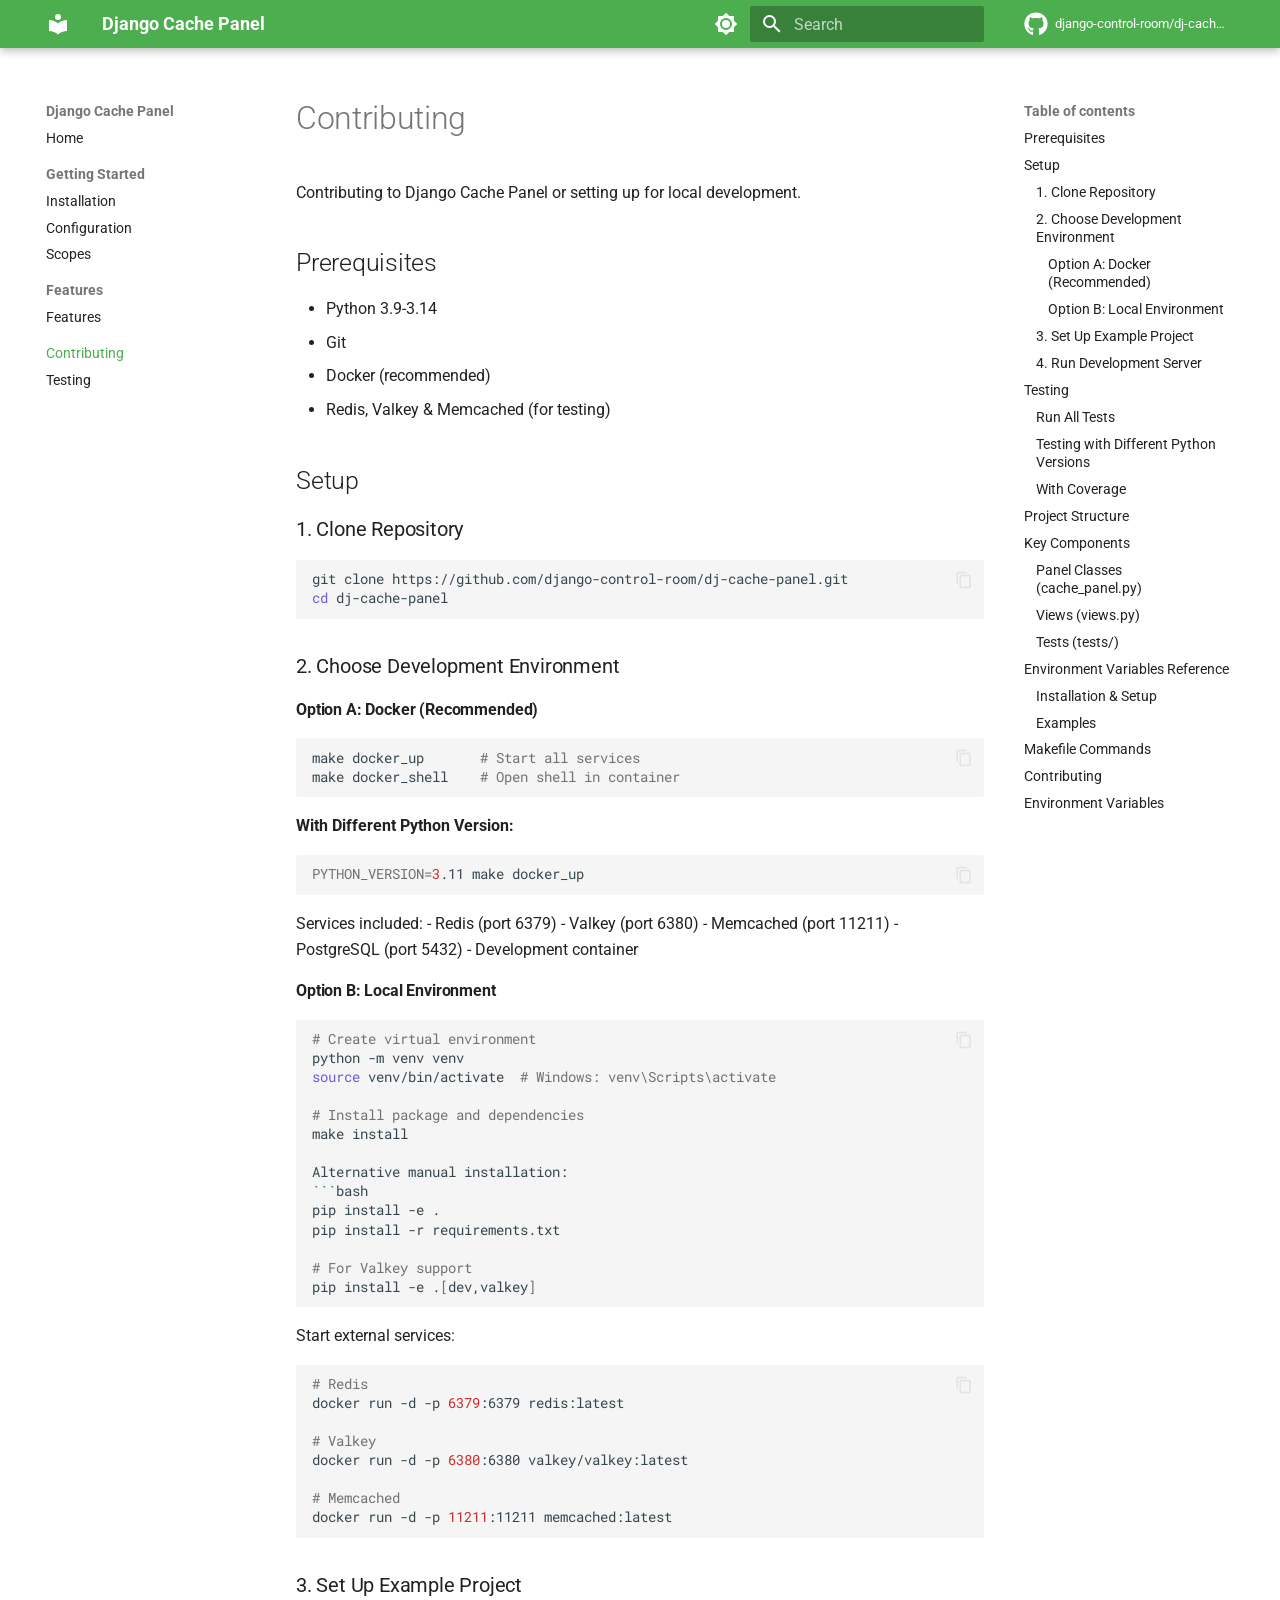
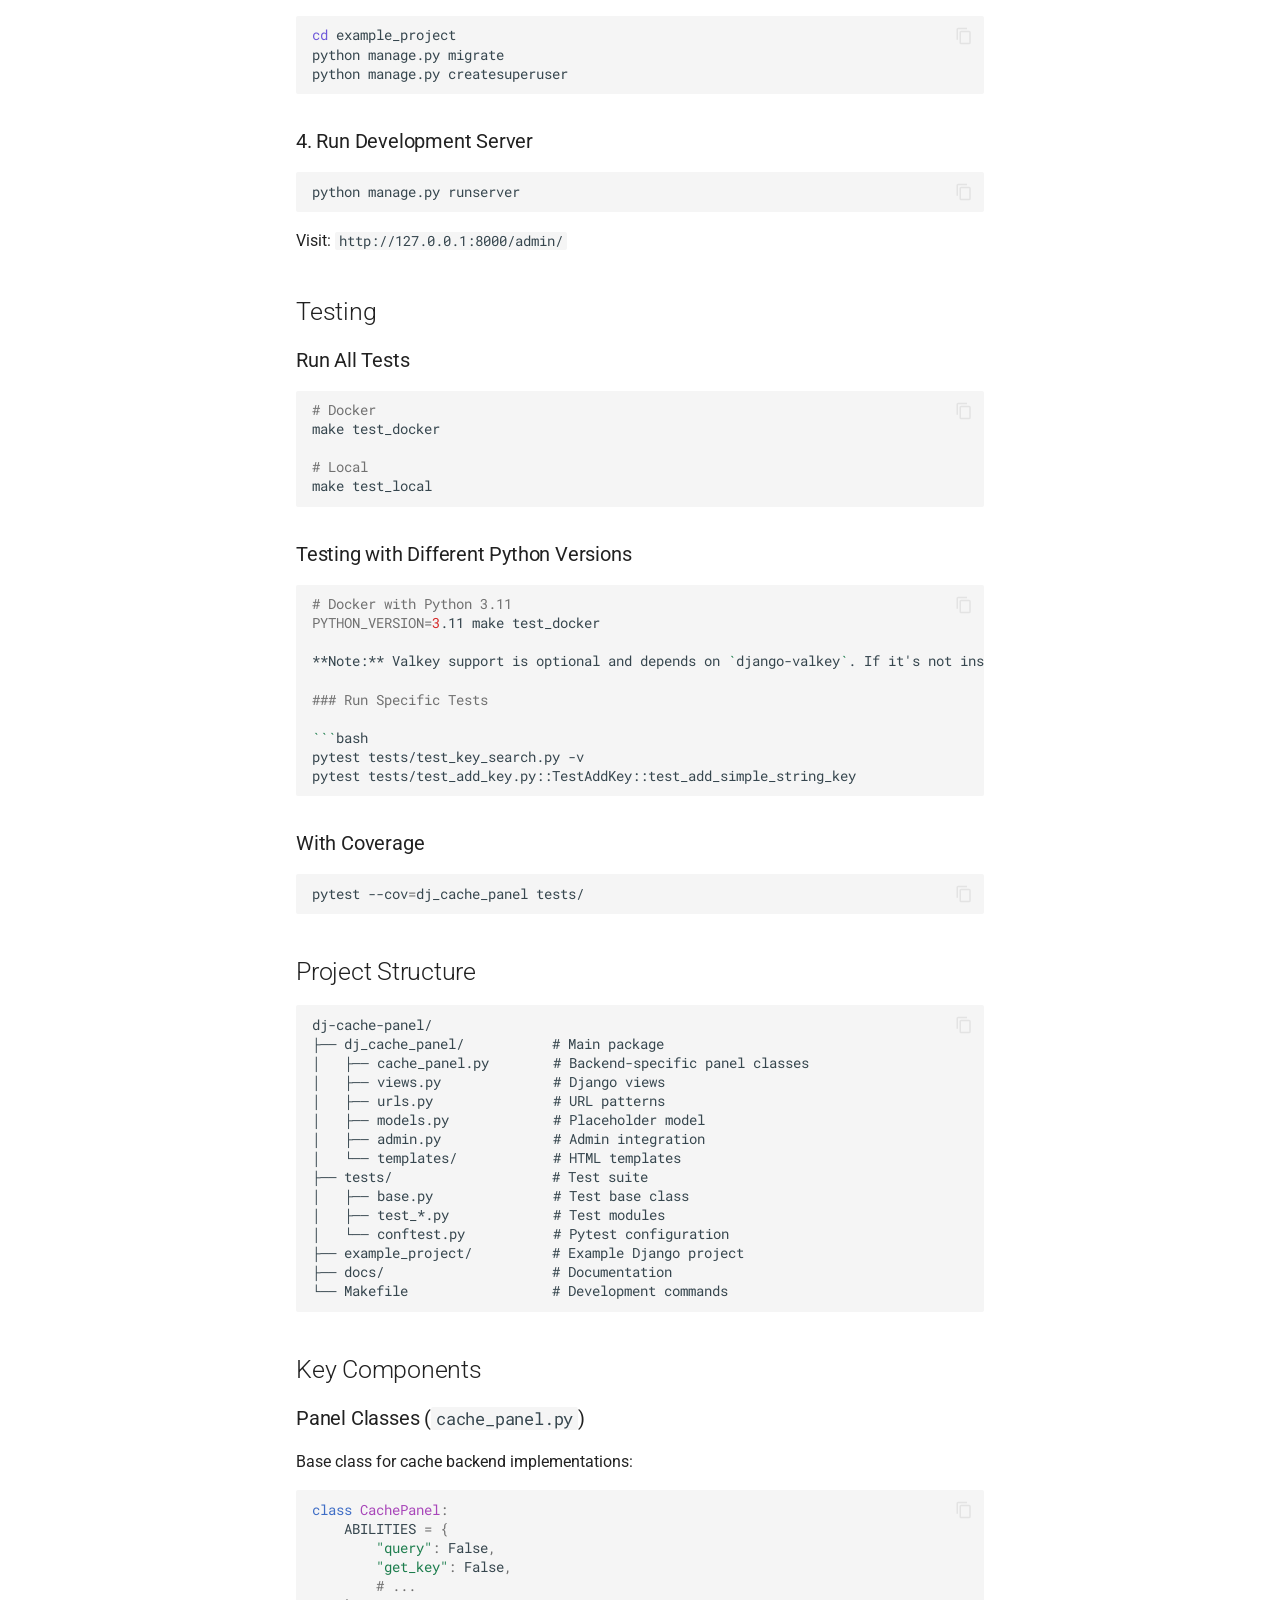
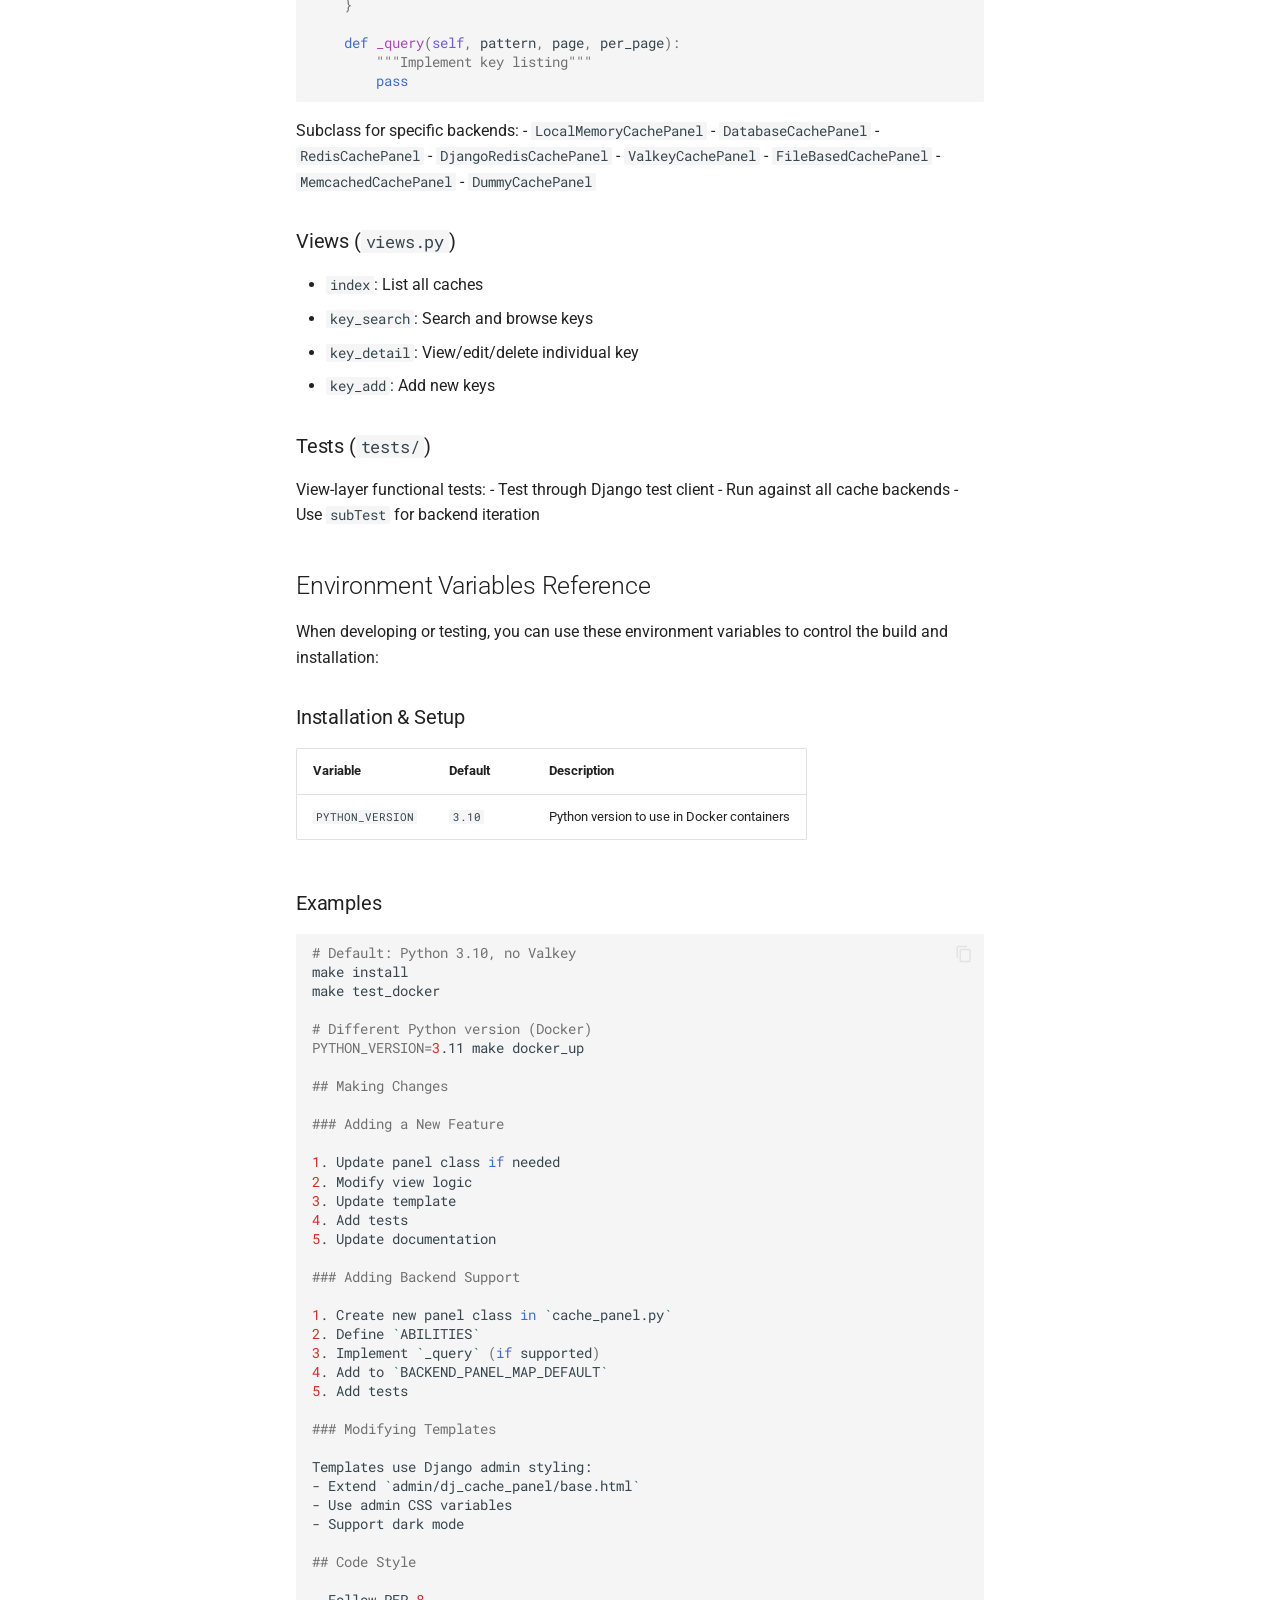
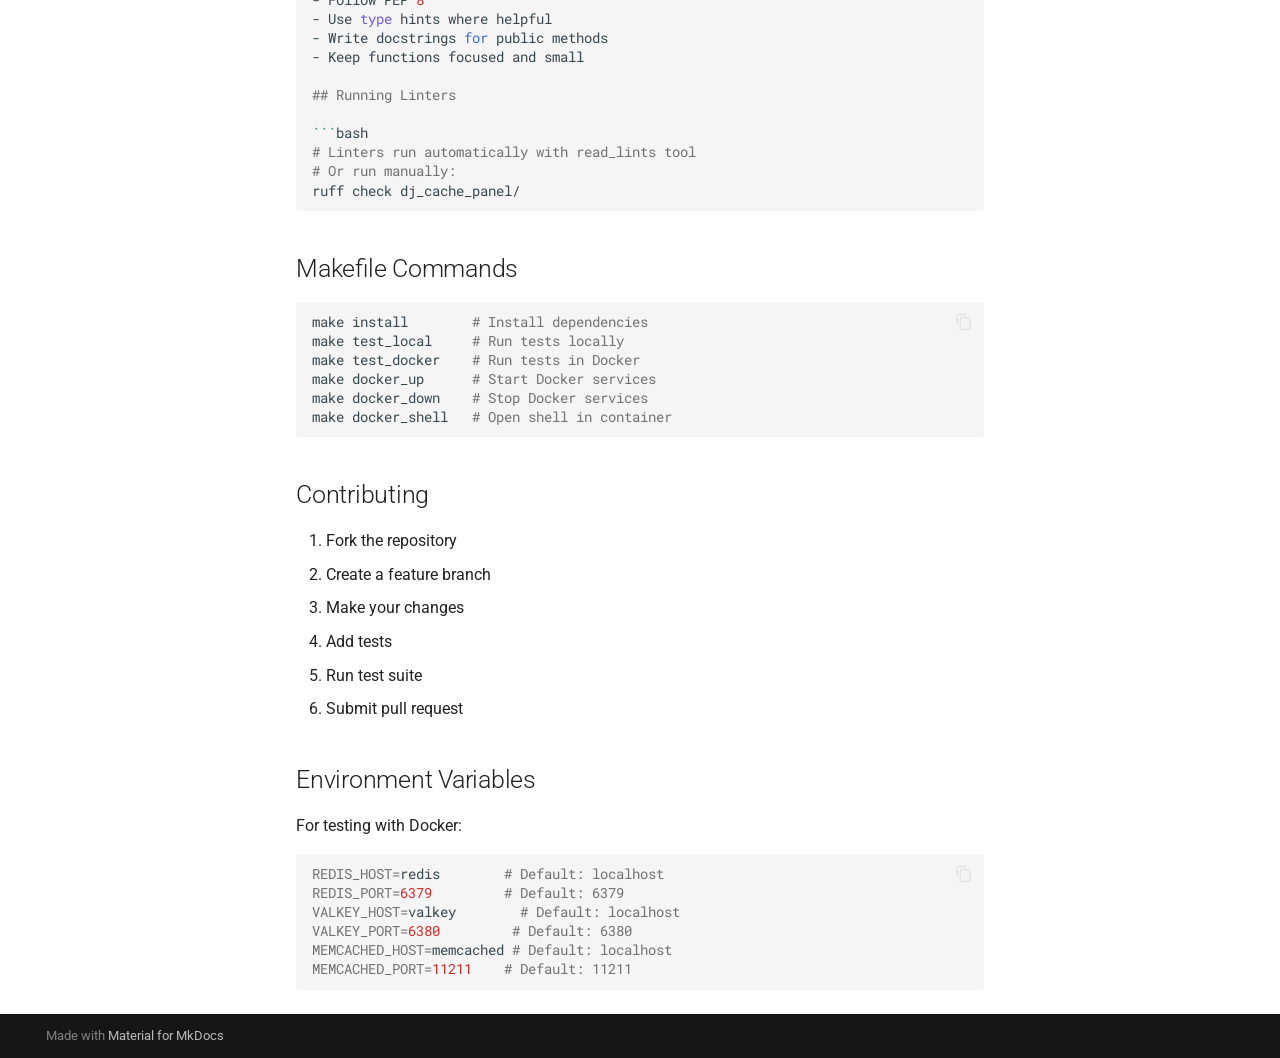
<file: contributing/index.html>
<!doctype html>
<html lang="en" class="no-js">
  <head>
    
      <meta charset="utf-8">
      <meta name="viewport" content="width=device-width,initial-scale=1">
      
        <meta name="description" content="A Django Admin panel for browsing, inspecting, and managing Django cache backends">
      
      
        <meta name="author" content="Yasser Toruno">
      
      
        <link rel="canonical" href="https://django-control-room.github.io/dj-cache-panel/contributing/">
      
      
        <link rel="prev" href="../features/">
      
      
        <link rel="next" href="../testing/">
      
      <link rel="icon" href="../assets/images/favicon.png">
      <meta name="generator" content="mkdocs-1.6.1, mkdocs-material-9.1.12">
    
    
      
        <title>Contributing - Django Cache Panel</title>
      
    
    
      <link rel="stylesheet" href="../assets/stylesheets/main.85bb2934.min.css">
      
        
        <link rel="stylesheet" href="../assets/stylesheets/palette.a6bdf11c.min.css">
      
      

    
    
    
      
        
        
        <link rel="preconnect" href="https://fonts.gstatic.com" crossorigin>
        <link rel="stylesheet" href="https://fonts.googleapis.com/css?family=Roboto:300,300i,400,400i,700,700i%7CRoboto+Mono:400,400i,700,700i&display=fallback">
        <style>:root{--md-text-font:"Roboto";--md-code-font:"Roboto Mono"}</style>
      
    
    
    <script>__md_scope=new URL("..",location),__md_hash=e=>[...e].reduce((e,_)=>(e<<5)-e+_.charCodeAt(0),0),__md_get=(e,_=localStorage,t=__md_scope)=>JSON.parse(_.getItem(t.pathname+"."+e)),__md_set=(e,_,t=localStorage,a=__md_scope)=>{try{t.setItem(a.pathname+"."+e,JSON.stringify(_))}catch(e){}}</script>
    
      

    
    
    
  </head>
  
  
    
    
      
    
    
    
    
    <body dir="ltr" data-md-color-scheme="default" data-md-color-primary="green" data-md-color-accent="green">
  
    
    
      <script>var palette=__md_get("__palette");if(palette&&"object"==typeof palette.color)for(var key of Object.keys(palette.color))document.body.setAttribute("data-md-color-"+key,palette.color[key])</script>
    
    <input class="md-toggle" data-md-toggle="drawer" type="checkbox" id="__drawer" autocomplete="off">
    <input class="md-toggle" data-md-toggle="search" type="checkbox" id="__search" autocomplete="off">
    <label class="md-overlay" for="__drawer"></label>
    <div data-md-component="skip">
      
        
        <a href="#contributing" class="md-skip">
          Skip to content
        </a>
      
    </div>
    <div data-md-component="announce">
      
    </div>
    
    
      

  

<header class="md-header md-header--shadow md-header--lifted" data-md-component="header">
  <nav class="md-header__inner md-grid" aria-label="Header">
    <a href=".." title="Django Cache Panel" class="md-header__button md-logo" aria-label="Django Cache Panel" data-md-component="logo">
      
  
  <svg xmlns="http://www.w3.org/2000/svg" viewBox="0 0 24 24"><path d="M12 8a3 3 0 0 0 3-3 3 3 0 0 0-3-3 3 3 0 0 0-3 3 3 3 0 0 0 3 3m0 3.54C9.64 9.35 6.5 8 3 8v11c3.5 0 6.64 1.35 9 3.54 2.36-2.19 5.5-3.54 9-3.54V8c-3.5 0-6.64 1.35-9 3.54Z"/></svg>

    </a>
    <label class="md-header__button md-icon" for="__drawer">
      <svg xmlns="http://www.w3.org/2000/svg" viewBox="0 0 24 24"><path d="M3 6h18v2H3V6m0 5h18v2H3v-2m0 5h18v2H3v-2Z"/></svg>
    </label>
    <div class="md-header__title" data-md-component="header-title">
      <div class="md-header__ellipsis">
        <div class="md-header__topic">
          <span class="md-ellipsis">
            Django Cache Panel
          </span>
        </div>
        <div class="md-header__topic" data-md-component="header-topic">
          <span class="md-ellipsis">
            
              Contributing
            
          </span>
        </div>
      </div>
    </div>
    
      
        <form class="md-header__option" data-md-component="palette">
          
            
            
            
            <input class="md-option" data-md-color-media="" data-md-color-scheme="default" data-md-color-primary="green" data-md-color-accent="green"  aria-label="Switch to dark mode"  type="radio" name="__palette" id="__palette_1">
            
              <label class="md-header__button md-icon" title="Switch to dark mode" for="__palette_2" hidden>
                <svg xmlns="http://www.w3.org/2000/svg" viewBox="0 0 24 24"><path d="M12 8a4 4 0 0 0-4 4 4 4 0 0 0 4 4 4 4 0 0 0 4-4 4 4 0 0 0-4-4m0 10a6 6 0 0 1-6-6 6 6 0 0 1 6-6 6 6 0 0 1 6 6 6 6 0 0 1-6 6m8-9.31V4h-4.69L12 .69 8.69 4H4v4.69L.69 12 4 15.31V20h4.69L12 23.31 15.31 20H20v-4.69L23.31 12 20 8.69Z"/></svg>
              </label>
            
          
            
            
            
            <input class="md-option" data-md-color-media="" data-md-color-scheme="slate" data-md-color-primary="green" data-md-color-accent="green"  aria-label="Switch to light mode"  type="radio" name="__palette" id="__palette_2">
            
              <label class="md-header__button md-icon" title="Switch to light mode" for="__palette_1" hidden>
                <svg xmlns="http://www.w3.org/2000/svg" viewBox="0 0 24 24"><path d="M12 18c-.89 0-1.74-.2-2.5-.55C11.56 16.5 13 14.42 13 12c0-2.42-1.44-4.5-3.5-5.45C10.26 6.2 11.11 6 12 6a6 6 0 0 1 6 6 6 6 0 0 1-6 6m8-9.31V4h-4.69L12 .69 8.69 4H4v4.69L.69 12 4 15.31V20h4.69L12 23.31 15.31 20H20v-4.69L23.31 12 20 8.69Z"/></svg>
              </label>
            
          
        </form>
      
    
    
    
      <label class="md-header__button md-icon" for="__search">
        <svg xmlns="http://www.w3.org/2000/svg" viewBox="0 0 24 24"><path d="M9.5 3A6.5 6.5 0 0 1 16 9.5c0 1.61-.59 3.09-1.56 4.23l.27.27h.79l5 5-1.5 1.5-5-5v-.79l-.27-.27A6.516 6.516 0 0 1 9.5 16 6.5 6.5 0 0 1 3 9.5 6.5 6.5 0 0 1 9.5 3m0 2C7 5 5 7 5 9.5S7 14 9.5 14 14 12 14 9.5 12 5 9.5 5Z"/></svg>
      </label>
      <div class="md-search" data-md-component="search" role="dialog">
  <label class="md-search__overlay" for="__search"></label>
  <div class="md-search__inner" role="search">
    <form class="md-search__form" name="search">
      <input type="text" class="md-search__input" name="query" aria-label="Search" placeholder="Search" autocapitalize="off" autocorrect="off" autocomplete="off" spellcheck="false" data-md-component="search-query" required>
      <label class="md-search__icon md-icon" for="__search">
        <svg xmlns="http://www.w3.org/2000/svg" viewBox="0 0 24 24"><path d="M9.5 3A6.5 6.5 0 0 1 16 9.5c0 1.61-.59 3.09-1.56 4.23l.27.27h.79l5 5-1.5 1.5-5-5v-.79l-.27-.27A6.516 6.516 0 0 1 9.5 16 6.5 6.5 0 0 1 3 9.5 6.5 6.5 0 0 1 9.5 3m0 2C7 5 5 7 5 9.5S7 14 9.5 14 14 12 14 9.5 12 5 9.5 5Z"/></svg>
        <svg xmlns="http://www.w3.org/2000/svg" viewBox="0 0 24 24"><path d="M20 11v2H8l5.5 5.5-1.42 1.42L4.16 12l7.92-7.92L13.5 5.5 8 11h12Z"/></svg>
      </label>
      <nav class="md-search__options" aria-label="Search">
        
          <a href="javascript:void(0)" class="md-search__icon md-icon" title="Share" aria-label="Share" data-clipboard data-clipboard-text="" data-md-component="search-share" tabindex="-1">
            <svg xmlns="http://www.w3.org/2000/svg" viewBox="0 0 24 24"><path d="M18 16.08c-.76 0-1.44.3-1.96.77L8.91 12.7c.05-.23.09-.46.09-.7 0-.24-.04-.47-.09-.7l7.05-4.11c.54.5 1.25.81 2.04.81a3 3 0 0 0 3-3 3 3 0 0 0-3-3 3 3 0 0 0-3 3c0 .24.04.47.09.7L8.04 9.81C7.5 9.31 6.79 9 6 9a3 3 0 0 0-3 3 3 3 0 0 0 3 3c.79 0 1.5-.31 2.04-.81l7.12 4.15c-.05.21-.08.43-.08.66 0 1.61 1.31 2.91 2.92 2.91 1.61 0 2.92-1.3 2.92-2.91A2.92 2.92 0 0 0 18 16.08Z"/></svg>
          </a>
        
        <button type="reset" class="md-search__icon md-icon" title="Clear" aria-label="Clear" tabindex="-1">
          <svg xmlns="http://www.w3.org/2000/svg" viewBox="0 0 24 24"><path d="M19 6.41 17.59 5 12 10.59 6.41 5 5 6.41 10.59 12 5 17.59 6.41 19 12 13.41 17.59 19 19 17.59 13.41 12 19 6.41Z"/></svg>
        </button>
      </nav>
      
    </form>
    <div class="md-search__output">
      <div class="md-search__scrollwrap" data-md-scrollfix>
        <div class="md-search-result" data-md-component="search-result">
          <div class="md-search-result__meta">
            Initializing search
          </div>
          <ol class="md-search-result__list" role="presentation"></ol>
        </div>
      </div>
    </div>
  </div>
</div>
    
    
      <div class="md-header__source">
        <a href="https://github.com/django-control-room/dj-cache-panel" title="Go to repository" class="md-source" data-md-component="source">
  <div class="md-source__icon md-icon">
    
    <svg xmlns="http://www.w3.org/2000/svg" viewBox="0 0 496 512"><!--! Font Awesome Free 6.4.0 by @fontawesome - https://fontawesome.com License - https://fontawesome.com/license/free (Icons: CC BY 4.0, Fonts: SIL OFL 1.1, Code: MIT License) Copyright 2023 Fonticons, Inc.--><path d="M165.9 397.4c0 2-2.3 3.6-5.2 3.6-3.3.3-5.6-1.3-5.6-3.6 0-2 2.3-3.6 5.2-3.6 3-.3 5.6 1.3 5.6 3.6zm-31.1-4.5c-.7 2 1.3 4.3 4.3 4.9 2.6 1 5.6 0 6.2-2s-1.3-4.3-4.3-5.2c-2.6-.7-5.5.3-6.2 2.3zm44.2-1.7c-2.9.7-4.9 2.6-4.6 4.9.3 2 2.9 3.3 5.9 2.6 2.9-.7 4.9-2.6 4.6-4.6-.3-1.9-3-3.2-5.9-2.9zM244.8 8C106.1 8 0 113.3 0 252c0 110.9 69.8 205.8 169.5 239.2 12.8 2.3 17.3-5.6 17.3-12.1 0-6.2-.3-40.4-.3-61.4 0 0-70 15-84.7-29.8 0 0-11.4-29.1-27.8-36.6 0 0-22.9-15.7 1.6-15.4 0 0 24.9 2 38.6 25.8 21.9 38.6 58.6 27.5 72.9 20.9 2.3-16 8.8-27.1 16-33.7-55.9-6.2-112.3-14.3-112.3-110.5 0-27.5 7.6-41.3 23.6-58.9-2.6-6.5-11.1-33.3 2.6-67.9 20.9-6.5 69 27 69 27 20-5.6 41.5-8.5 62.8-8.5s42.8 2.9 62.8 8.5c0 0 48.1-33.6 69-27 13.7 34.7 5.2 61.4 2.6 67.9 16 17.7 25.8 31.5 25.8 58.9 0 96.5-58.9 104.2-114.8 110.5 9.2 7.9 17 22.9 17 46.4 0 33.7-.3 75.4-.3 83.6 0 6.5 4.6 14.4 17.3 12.1C428.2 457.8 496 362.9 496 252 496 113.3 383.5 8 244.8 8zM97.2 352.9c-1.3 1-1 3.3.7 5.2 1.6 1.6 3.9 2.3 5.2 1 1.3-1 1-3.3-.7-5.2-1.6-1.6-3.9-2.3-5.2-1zm-10.8-8.1c-.7 1.3.3 2.9 2.3 3.9 1.6 1 3.6.7 4.3-.7.7-1.3-.3-2.9-2.3-3.9-2-.6-3.6-.3-4.3.7zm32.4 35.6c-1.6 1.3-1 4.3 1.3 6.2 2.3 2.3 5.2 2.6 6.5 1 1.3-1.3.7-4.3-1.3-6.2-2.2-2.3-5.2-2.6-6.5-1zm-11.4-14.7c-1.6 1-1.6 3.6 0 5.9 1.6 2.3 4.3 3.3 5.6 2.3 1.6-1.3 1.6-3.9 0-6.2-1.4-2.3-4-3.3-5.6-2z"/></svg>
  </div>
  <div class="md-source__repository">
    django-control-room/dj-cache-panel
  </div>
</a>
      </div>
    
  </nav>
  
    
  
</header>
    
    <div class="md-container" data-md-component="container">
      
      
        
      
      <main class="md-main" data-md-component="main">
        <div class="md-main__inner md-grid">
          
            
              
              <div class="md-sidebar md-sidebar--primary" data-md-component="sidebar" data-md-type="navigation" >
                <div class="md-sidebar__scrollwrap">
                  <div class="md-sidebar__inner">
                    


<nav class="md-nav md-nav--primary" aria-label="Navigation" data-md-level="0">
  <label class="md-nav__title" for="__drawer">
    <a href=".." title="Django Cache Panel" class="md-nav__button md-logo" aria-label="Django Cache Panel" data-md-component="logo">
      
  
  <svg xmlns="http://www.w3.org/2000/svg" viewBox="0 0 24 24"><path d="M12 8a3 3 0 0 0 3-3 3 3 0 0 0-3-3 3 3 0 0 0-3 3 3 3 0 0 0 3 3m0 3.54C9.64 9.35 6.5 8 3 8v11c3.5 0 6.64 1.35 9 3.54 2.36-2.19 5.5-3.54 9-3.54V8c-3.5 0-6.64 1.35-9 3.54Z"/></svg>

    </a>
    Django Cache Panel
  </label>
  
    <div class="md-nav__source">
      <a href="https://github.com/django-control-room/dj-cache-panel" title="Go to repository" class="md-source" data-md-component="source">
  <div class="md-source__icon md-icon">
    
    <svg xmlns="http://www.w3.org/2000/svg" viewBox="0 0 496 512"><!--! Font Awesome Free 6.4.0 by @fontawesome - https://fontawesome.com License - https://fontawesome.com/license/free (Icons: CC BY 4.0, Fonts: SIL OFL 1.1, Code: MIT License) Copyright 2023 Fonticons, Inc.--><path d="M165.9 397.4c0 2-2.3 3.6-5.2 3.6-3.3.3-5.6-1.3-5.6-3.6 0-2 2.3-3.6 5.2-3.6 3-.3 5.6 1.3 5.6 3.6zm-31.1-4.5c-.7 2 1.3 4.3 4.3 4.9 2.6 1 5.6 0 6.2-2s-1.3-4.3-4.3-5.2c-2.6-.7-5.5.3-6.2 2.3zm44.2-1.7c-2.9.7-4.9 2.6-4.6 4.9.3 2 2.9 3.3 5.9 2.6 2.9-.7 4.9-2.6 4.6-4.6-.3-1.9-3-3.2-5.9-2.9zM244.8 8C106.1 8 0 113.3 0 252c0 110.9 69.8 205.8 169.5 239.2 12.8 2.3 17.3-5.6 17.3-12.1 0-6.2-.3-40.4-.3-61.4 0 0-70 15-84.7-29.8 0 0-11.4-29.1-27.8-36.6 0 0-22.9-15.7 1.6-15.4 0 0 24.9 2 38.6 25.8 21.9 38.6 58.6 27.5 72.9 20.9 2.3-16 8.8-27.1 16-33.7-55.9-6.2-112.3-14.3-112.3-110.5 0-27.5 7.6-41.3 23.6-58.9-2.6-6.5-11.1-33.3 2.6-67.9 20.9-6.5 69 27 69 27 20-5.6 41.5-8.5 62.8-8.5s42.8 2.9 62.8 8.5c0 0 48.1-33.6 69-27 13.7 34.7 5.2 61.4 2.6 67.9 16 17.7 25.8 31.5 25.8 58.9 0 96.5-58.9 104.2-114.8 110.5 9.2 7.9 17 22.9 17 46.4 0 33.7-.3 75.4-.3 83.6 0 6.5 4.6 14.4 17.3 12.1C428.2 457.8 496 362.9 496 252 496 113.3 383.5 8 244.8 8zM97.2 352.9c-1.3 1-1 3.3.7 5.2 1.6 1.6 3.9 2.3 5.2 1 1.3-1 1-3.3-.7-5.2-1.6-1.6-3.9-2.3-5.2-1zm-10.8-8.1c-.7 1.3.3 2.9 2.3 3.9 1.6 1 3.6.7 4.3-.7.7-1.3-.3-2.9-2.3-3.9-2-.6-3.6-.3-4.3.7zm32.4 35.6c-1.6 1.3-1 4.3 1.3 6.2 2.3 2.3 5.2 2.6 6.5 1 1.3-1.3.7-4.3-1.3-6.2-2.2-2.3-5.2-2.6-6.5-1zm-11.4-14.7c-1.6 1-1.6 3.6 0 5.9 1.6 2.3 4.3 3.3 5.6 2.3 1.6-1.3 1.6-3.9 0-6.2-1.4-2.3-4-3.3-5.6-2z"/></svg>
  </div>
  <div class="md-source__repository">
    django-control-room/dj-cache-panel
  </div>
</a>
    </div>
  
  <ul class="md-nav__list" data-md-scrollfix>
    
      
      
      

  
  
  
    <li class="md-nav__item">
      <a href=".." class="md-nav__link">
        Home
      </a>
    </li>
  

    
      
      
      

  
  
  
    
      
    
    <li class="md-nav__item md-nav__item--section md-nav__item--nested">
      
      
      
      
        
      
      <input class="md-nav__toggle md-toggle md-toggle--indeterminate" type="checkbox" id="__nav_2" >
      
      
      
        <label class="md-nav__link" for="__nav_2" id="__nav_2_label" tabindex="0">
          Getting Started
          <span class="md-nav__icon md-icon"></span>
        </label>
      
      <nav class="md-nav" data-md-level="1" aria-labelledby="__nav_2_label" aria-expanded="false">
        <label class="md-nav__title" for="__nav_2">
          <span class="md-nav__icon md-icon"></span>
          Getting Started
        </label>
        <ul class="md-nav__list" data-md-scrollfix>
          
            
              
  
  
  
    <li class="md-nav__item">
      <a href="../installation/" class="md-nav__link">
        Installation
      </a>
    </li>
  

            
          
            
              
  
  
  
    <li class="md-nav__item">
      <a href="../configuration/" class="md-nav__link">
        Configuration
      </a>
    </li>
  

            
          
            
              
  
  
  
    <li class="md-nav__item">
      <a href="../scopes/" class="md-nav__link">
        Scopes
      </a>
    </li>
  

            
          
        </ul>
      </nav>
    </li>
  

    
      
      
      

  
  
  
    
      
    
    <li class="md-nav__item md-nav__item--section md-nav__item--nested">
      
      
      
      
        
      
      <input class="md-nav__toggle md-toggle md-toggle--indeterminate" type="checkbox" id="__nav_3" >
      
      
      
        <label class="md-nav__link" for="__nav_3" id="__nav_3_label" tabindex="0">
          Features
          <span class="md-nav__icon md-icon"></span>
        </label>
      
      <nav class="md-nav" data-md-level="1" aria-labelledby="__nav_3_label" aria-expanded="false">
        <label class="md-nav__title" for="__nav_3">
          <span class="md-nav__icon md-icon"></span>
          Features
        </label>
        <ul class="md-nav__list" data-md-scrollfix>
          
            
              
  
  
  
    <li class="md-nav__item">
      <a href="../features/" class="md-nav__link">
        Features
      </a>
    </li>
  

            
          
        </ul>
      </nav>
    </li>
  

    
      
      
      

  
  
    
  
  
    <li class="md-nav__item md-nav__item--active">
      
      <input class="md-nav__toggle md-toggle" type="checkbox" id="__toc">
      
      
        
      
      
        <label class="md-nav__link md-nav__link--active" for="__toc">
          Contributing
          <span class="md-nav__icon md-icon"></span>
        </label>
      
      <a href="./" class="md-nav__link md-nav__link--active">
        Contributing
      </a>
      
        

<nav class="md-nav md-nav--secondary" aria-label="Table of contents">
  
  
  
    
  
  
    <label class="md-nav__title" for="__toc">
      <span class="md-nav__icon md-icon"></span>
      Table of contents
    </label>
    <ul class="md-nav__list" data-md-component="toc" data-md-scrollfix>
      
        <li class="md-nav__item">
  <a href="#prerequisites" class="md-nav__link">
    Prerequisites
  </a>
  
</li>
      
        <li class="md-nav__item">
  <a href="#setup" class="md-nav__link">
    Setup
  </a>
  
    <nav class="md-nav" aria-label="Setup">
      <ul class="md-nav__list">
        
          <li class="md-nav__item">
  <a href="#1-clone-repository" class="md-nav__link">
    1. Clone Repository
  </a>
  
</li>
        
          <li class="md-nav__item">
  <a href="#2-choose-development-environment" class="md-nav__link">
    2. Choose Development Environment
  </a>
  
    <nav class="md-nav" aria-label="2. Choose Development Environment">
      <ul class="md-nav__list">
        
          <li class="md-nav__item">
  <a href="#option-a-docker-recommended" class="md-nav__link">
    Option A: Docker (Recommended)
  </a>
  
</li>
        
          <li class="md-nav__item">
  <a href="#option-b-local-environment" class="md-nav__link">
    Option B: Local Environment
  </a>
  
</li>
        
      </ul>
    </nav>
  
</li>
        
          <li class="md-nav__item">
  <a href="#3-set-up-example-project" class="md-nav__link">
    3. Set Up Example Project
  </a>
  
</li>
        
          <li class="md-nav__item">
  <a href="#4-run-development-server" class="md-nav__link">
    4. Run Development Server
  </a>
  
</li>
        
      </ul>
    </nav>
  
</li>
      
        <li class="md-nav__item">
  <a href="#testing" class="md-nav__link">
    Testing
  </a>
  
    <nav class="md-nav" aria-label="Testing">
      <ul class="md-nav__list">
        
          <li class="md-nav__item">
  <a href="#run-all-tests" class="md-nav__link">
    Run All Tests
  </a>
  
</li>
        
          <li class="md-nav__item">
  <a href="#testing-with-different-python-versions" class="md-nav__link">
    Testing with Different Python Versions
  </a>
  
</li>
        
          <li class="md-nav__item">
  <a href="#with-coverage" class="md-nav__link">
    With Coverage
  </a>
  
</li>
        
      </ul>
    </nav>
  
</li>
      
        <li class="md-nav__item">
  <a href="#project-structure" class="md-nav__link">
    Project Structure
  </a>
  
</li>
      
        <li class="md-nav__item">
  <a href="#key-components" class="md-nav__link">
    Key Components
  </a>
  
    <nav class="md-nav" aria-label="Key Components">
      <ul class="md-nav__list">
        
          <li class="md-nav__item">
  <a href="#panel-classes-cache_panelpy" class="md-nav__link">
    Panel Classes (cache_panel.py)
  </a>
  
</li>
        
          <li class="md-nav__item">
  <a href="#views-viewspy" class="md-nav__link">
    Views (views.py)
  </a>
  
</li>
        
          <li class="md-nav__item">
  <a href="#tests-tests" class="md-nav__link">
    Tests (tests/)
  </a>
  
</li>
        
      </ul>
    </nav>
  
</li>
      
        <li class="md-nav__item">
  <a href="#environment-variables-reference" class="md-nav__link">
    Environment Variables Reference
  </a>
  
    <nav class="md-nav" aria-label="Environment Variables Reference">
      <ul class="md-nav__list">
        
          <li class="md-nav__item">
  <a href="#installation-setup" class="md-nav__link">
    Installation &amp; Setup
  </a>
  
</li>
        
          <li class="md-nav__item">
  <a href="#examples" class="md-nav__link">
    Examples
  </a>
  
</li>
        
      </ul>
    </nav>
  
</li>
      
        <li class="md-nav__item">
  <a href="#makefile-commands" class="md-nav__link">
    Makefile Commands
  </a>
  
</li>
      
        <li class="md-nav__item">
  <a href="#contributing_1" class="md-nav__link">
    Contributing
  </a>
  
</li>
      
        <li class="md-nav__item">
  <a href="#environment-variables" class="md-nav__link">
    Environment Variables
  </a>
  
</li>
      
    </ul>
  
</nav>
      
    </li>
  

    
      
      
      

  
  
  
    <li class="md-nav__item">
      <a href="../testing/" class="md-nav__link">
        Testing
      </a>
    </li>
  

    
  </ul>
</nav>
                  </div>
                </div>
              </div>
            
            
              
              <div class="md-sidebar md-sidebar--secondary" data-md-component="sidebar" data-md-type="toc" >
                <div class="md-sidebar__scrollwrap">
                  <div class="md-sidebar__inner">
                    

<nav class="md-nav md-nav--secondary" aria-label="Table of contents">
  
  
  
    
  
  
    <label class="md-nav__title" for="__toc">
      <span class="md-nav__icon md-icon"></span>
      Table of contents
    </label>
    <ul class="md-nav__list" data-md-component="toc" data-md-scrollfix>
      
        <li class="md-nav__item">
  <a href="#prerequisites" class="md-nav__link">
    Prerequisites
  </a>
  
</li>
      
        <li class="md-nav__item">
  <a href="#setup" class="md-nav__link">
    Setup
  </a>
  
    <nav class="md-nav" aria-label="Setup">
      <ul class="md-nav__list">
        
          <li class="md-nav__item">
  <a href="#1-clone-repository" class="md-nav__link">
    1. Clone Repository
  </a>
  
</li>
        
          <li class="md-nav__item">
  <a href="#2-choose-development-environment" class="md-nav__link">
    2. Choose Development Environment
  </a>
  
    <nav class="md-nav" aria-label="2. Choose Development Environment">
      <ul class="md-nav__list">
        
          <li class="md-nav__item">
  <a href="#option-a-docker-recommended" class="md-nav__link">
    Option A: Docker (Recommended)
  </a>
  
</li>
        
          <li class="md-nav__item">
  <a href="#option-b-local-environment" class="md-nav__link">
    Option B: Local Environment
  </a>
  
</li>
        
      </ul>
    </nav>
  
</li>
        
          <li class="md-nav__item">
  <a href="#3-set-up-example-project" class="md-nav__link">
    3. Set Up Example Project
  </a>
  
</li>
        
          <li class="md-nav__item">
  <a href="#4-run-development-server" class="md-nav__link">
    4. Run Development Server
  </a>
  
</li>
        
      </ul>
    </nav>
  
</li>
      
        <li class="md-nav__item">
  <a href="#testing" class="md-nav__link">
    Testing
  </a>
  
    <nav class="md-nav" aria-label="Testing">
      <ul class="md-nav__list">
        
          <li class="md-nav__item">
  <a href="#run-all-tests" class="md-nav__link">
    Run All Tests
  </a>
  
</li>
        
          <li class="md-nav__item">
  <a href="#testing-with-different-python-versions" class="md-nav__link">
    Testing with Different Python Versions
  </a>
  
</li>
        
          <li class="md-nav__item">
  <a href="#with-coverage" class="md-nav__link">
    With Coverage
  </a>
  
</li>
        
      </ul>
    </nav>
  
</li>
      
        <li class="md-nav__item">
  <a href="#project-structure" class="md-nav__link">
    Project Structure
  </a>
  
</li>
      
        <li class="md-nav__item">
  <a href="#key-components" class="md-nav__link">
    Key Components
  </a>
  
    <nav class="md-nav" aria-label="Key Components">
      <ul class="md-nav__list">
        
          <li class="md-nav__item">
  <a href="#panel-classes-cache_panelpy" class="md-nav__link">
    Panel Classes (cache_panel.py)
  </a>
  
</li>
        
          <li class="md-nav__item">
  <a href="#views-viewspy" class="md-nav__link">
    Views (views.py)
  </a>
  
</li>
        
          <li class="md-nav__item">
  <a href="#tests-tests" class="md-nav__link">
    Tests (tests/)
  </a>
  
</li>
        
      </ul>
    </nav>
  
</li>
      
        <li class="md-nav__item">
  <a href="#environment-variables-reference" class="md-nav__link">
    Environment Variables Reference
  </a>
  
    <nav class="md-nav" aria-label="Environment Variables Reference">
      <ul class="md-nav__list">
        
          <li class="md-nav__item">
  <a href="#installation-setup" class="md-nav__link">
    Installation &amp; Setup
  </a>
  
</li>
        
          <li class="md-nav__item">
  <a href="#examples" class="md-nav__link">
    Examples
  </a>
  
</li>
        
      </ul>
    </nav>
  
</li>
      
        <li class="md-nav__item">
  <a href="#makefile-commands" class="md-nav__link">
    Makefile Commands
  </a>
  
</li>
      
        <li class="md-nav__item">
  <a href="#contributing_1" class="md-nav__link">
    Contributing
  </a>
  
</li>
      
        <li class="md-nav__item">
  <a href="#environment-variables" class="md-nav__link">
    Environment Variables
  </a>
  
</li>
      
    </ul>
  
</nav>
                  </div>
                </div>
              </div>
            
          
          
            <div class="md-content" data-md-component="content">
              <article class="md-content__inner md-typeset">
                
                  

  
  


<h1 id="contributing">Contributing</h1>
<p>Contributing to Django Cache Panel or setting up for local development.</p>
<h2 id="prerequisites">Prerequisites</h2>
<ul>
<li>Python 3.9-3.14</li>
<li>Git</li>
<li>Docker (recommended)</li>
<li>Redis, Valkey &amp; Memcached (for testing)</li>
</ul>
<h2 id="setup">Setup</h2>
<h3 id="1-clone-repository">1. Clone Repository</h3>
<div class="language-bash highlight"><pre><span></span><code><span id="__span-0-1"><a id="__codelineno-0-1" name="__codelineno-0-1" href="#__codelineno-0-1"></a>git<span class="w"> </span>clone<span class="w"> </span>https://github.com/django-control-room/dj-cache-panel.git
</span><span id="__span-0-2"><a id="__codelineno-0-2" name="__codelineno-0-2" href="#__codelineno-0-2"></a><span class="nb">cd</span><span class="w"> </span>dj-cache-panel
</span></code></pre></div>
<h3 id="2-choose-development-environment">2. Choose Development Environment</h3>
<h4 id="option-a-docker-recommended">Option A: Docker (Recommended)</h4>
<div class="language-bash highlight"><pre><span></span><code><span id="__span-1-1"><a id="__codelineno-1-1" name="__codelineno-1-1" href="#__codelineno-1-1"></a>make<span class="w"> </span>docker_up<span class="w">       </span><span class="c1"># Start all services</span>
</span><span id="__span-1-2"><a id="__codelineno-1-2" name="__codelineno-1-2" href="#__codelineno-1-2"></a>make<span class="w"> </span>docker_shell<span class="w">    </span><span class="c1"># Open shell in container</span>
</span></code></pre></div>
<p><strong>With Different Python Version:</strong>
<div class="language-bash highlight"><pre><span></span><code><span id="__span-2-1"><a id="__codelineno-2-1" name="__codelineno-2-1" href="#__codelineno-2-1"></a><span class="nv">PYTHON_VERSION</span><span class="o">=</span><span class="m">3</span>.11<span class="w"> </span>make<span class="w"> </span>docker_up
</span></code></pre></div></p>
<p>Services included:
- Redis (port 6379)
- Valkey (port 6380)
- Memcached (port 11211)
- PostgreSQL (port 5432)
- Development container</p>
<h4 id="option-b-local-environment">Option B: Local Environment</h4>
<div class="language-bash highlight"><pre><span></span><code><span id="__span-3-1"><a id="__codelineno-3-1" name="__codelineno-3-1" href="#__codelineno-3-1"></a><span class="c1"># Create virtual environment</span>
</span><span id="__span-3-2"><a id="__codelineno-3-2" name="__codelineno-3-2" href="#__codelineno-3-2"></a>python<span class="w"> </span>-m<span class="w"> </span>venv<span class="w"> </span>venv
</span><span id="__span-3-3"><a id="__codelineno-3-3" name="__codelineno-3-3" href="#__codelineno-3-3"></a><span class="nb">source</span><span class="w"> </span>venv/bin/activate<span class="w">  </span><span class="c1"># Windows: venv\Scripts\activate</span>
</span><span id="__span-3-4"><a id="__codelineno-3-4" name="__codelineno-3-4" href="#__codelineno-3-4"></a>
</span><span id="__span-3-5"><a id="__codelineno-3-5" name="__codelineno-3-5" href="#__codelineno-3-5"></a><span class="c1"># Install package and dependencies</span>
</span><span id="__span-3-6"><a id="__codelineno-3-6" name="__codelineno-3-6" href="#__codelineno-3-6"></a>make<span class="w"> </span>install
</span><span id="__span-3-7"><a id="__codelineno-3-7" name="__codelineno-3-7" href="#__codelineno-3-7"></a>
</span><span id="__span-3-8"><a id="__codelineno-3-8" name="__codelineno-3-8" href="#__codelineno-3-8"></a>Alternative<span class="w"> </span>manual<span class="w"> </span>installation:
</span><span id="__span-3-9"><a id="__codelineno-3-9" name="__codelineno-3-9" href="#__codelineno-3-9"></a><span class="sb">```</span>bash
</span><span id="__span-3-10"><a id="__codelineno-3-10" name="__codelineno-3-10" href="#__codelineno-3-10"></a>pip<span class="w"> </span>install<span class="w"> </span>-e<span class="w"> </span>.
</span><span id="__span-3-11"><a id="__codelineno-3-11" name="__codelineno-3-11" href="#__codelineno-3-11"></a>pip<span class="w"> </span>install<span class="w"> </span>-r<span class="w"> </span>requirements.txt
</span><span id="__span-3-12"><a id="__codelineno-3-12" name="__codelineno-3-12" href="#__codelineno-3-12"></a>
</span><span id="__span-3-13"><a id="__codelineno-3-13" name="__codelineno-3-13" href="#__codelineno-3-13"></a><span class="c1"># For Valkey support</span>
</span><span id="__span-3-14"><a id="__codelineno-3-14" name="__codelineno-3-14" href="#__codelineno-3-14"></a>pip<span class="w"> </span>install<span class="w"> </span>-e<span class="w"> </span>.<span class="o">[</span>dev,valkey<span class="o">]</span>
</span></code></pre></div>
<p>Start external services:
<div class="language-bash highlight"><pre><span></span><code><span id="__span-4-1"><a id="__codelineno-4-1" name="__codelineno-4-1" href="#__codelineno-4-1"></a><span class="c1"># Redis</span>
</span><span id="__span-4-2"><a id="__codelineno-4-2" name="__codelineno-4-2" href="#__codelineno-4-2"></a>docker<span class="w"> </span>run<span class="w"> </span>-d<span class="w"> </span>-p<span class="w"> </span><span class="m">6379</span>:6379<span class="w"> </span>redis:latest
</span><span id="__span-4-3"><a id="__codelineno-4-3" name="__codelineno-4-3" href="#__codelineno-4-3"></a>
</span><span id="__span-4-4"><a id="__codelineno-4-4" name="__codelineno-4-4" href="#__codelineno-4-4"></a><span class="c1"># Valkey</span>
</span><span id="__span-4-5"><a id="__codelineno-4-5" name="__codelineno-4-5" href="#__codelineno-4-5"></a>docker<span class="w"> </span>run<span class="w"> </span>-d<span class="w"> </span>-p<span class="w"> </span><span class="m">6380</span>:6380<span class="w"> </span>valkey/valkey:latest
</span><span id="__span-4-6"><a id="__codelineno-4-6" name="__codelineno-4-6" href="#__codelineno-4-6"></a>
</span><span id="__span-4-7"><a id="__codelineno-4-7" name="__codelineno-4-7" href="#__codelineno-4-7"></a><span class="c1"># Memcached</span>
</span><span id="__span-4-8"><a id="__codelineno-4-8" name="__codelineno-4-8" href="#__codelineno-4-8"></a>docker<span class="w"> </span>run<span class="w"> </span>-d<span class="w"> </span>-p<span class="w"> </span><span class="m">11211</span>:11211<span class="w"> </span>memcached:latest
</span></code></pre></div></p>
<h3 id="3-set-up-example-project">3. Set Up Example Project</h3>
<div class="language-bash highlight"><pre><span></span><code><span id="__span-5-1"><a id="__codelineno-5-1" name="__codelineno-5-1" href="#__codelineno-5-1"></a><span class="nb">cd</span><span class="w"> </span>example_project
</span><span id="__span-5-2"><a id="__codelineno-5-2" name="__codelineno-5-2" href="#__codelineno-5-2"></a>python<span class="w"> </span>manage.py<span class="w"> </span>migrate
</span><span id="__span-5-3"><a id="__codelineno-5-3" name="__codelineno-5-3" href="#__codelineno-5-3"></a>python<span class="w"> </span>manage.py<span class="w"> </span>createsuperuser
</span></code></pre></div>
<h3 id="4-run-development-server">4. Run Development Server</h3>
<div class="language-bash highlight"><pre><span></span><code><span id="__span-6-1"><a id="__codelineno-6-1" name="__codelineno-6-1" href="#__codelineno-6-1"></a>python<span class="w"> </span>manage.py<span class="w"> </span>runserver
</span></code></pre></div>
<p>Visit: <code>http://127.0.0.1:8000/admin/</code></p>
<h2 id="testing">Testing</h2>
<h3 id="run-all-tests">Run All Tests</h3>
<div class="language-bash highlight"><pre><span></span><code><span id="__span-7-1"><a id="__codelineno-7-1" name="__codelineno-7-1" href="#__codelineno-7-1"></a><span class="c1"># Docker</span>
</span><span id="__span-7-2"><a id="__codelineno-7-2" name="__codelineno-7-2" href="#__codelineno-7-2"></a>make<span class="w"> </span>test_docker
</span><span id="__span-7-3"><a id="__codelineno-7-3" name="__codelineno-7-3" href="#__codelineno-7-3"></a>
</span><span id="__span-7-4"><a id="__codelineno-7-4" name="__codelineno-7-4" href="#__codelineno-7-4"></a><span class="c1"># Local</span>
</span><span id="__span-7-5"><a id="__codelineno-7-5" name="__codelineno-7-5" href="#__codelineno-7-5"></a>make<span class="w"> </span>test_local
</span></code></pre></div>
<h3 id="testing-with-different-python-versions">Testing with Different Python Versions</h3>
<div class="language-bash highlight"><pre><span></span><code><span id="__span-8-1"><a id="__codelineno-8-1" name="__codelineno-8-1" href="#__codelineno-8-1"></a><span class="c1"># Docker with Python 3.11</span>
</span><span id="__span-8-2"><a id="__codelineno-8-2" name="__codelineno-8-2" href="#__codelineno-8-2"></a><span class="nv">PYTHON_VERSION</span><span class="o">=</span><span class="m">3</span>.11<span class="w"> </span>make<span class="w"> </span>test_docker
</span><span id="__span-8-3"><a id="__codelineno-8-3" name="__codelineno-8-3" href="#__codelineno-8-3"></a>
</span><span id="__span-8-4"><a id="__codelineno-8-4" name="__codelineno-8-4" href="#__codelineno-8-4"></a>**Note:**<span class="w"> </span>Valkey<span class="w"> </span>support<span class="w"> </span>is<span class="w"> </span>optional<span class="w"> </span>and<span class="w"> </span>depends<span class="w"> </span>on<span class="w"> </span><span class="sb">`</span>django-valkey<span class="sb">`</span>.<span class="w"> </span>If<span class="w"> </span>it<span class="err">&#39;</span>s<span class="w"> </span>not<span class="w"> </span>installed,<span class="w"> </span>Valkey<span class="w"> </span>tests<span class="w"> </span>are<span class="w"> </span>automatically<span class="w"> </span>skipped.
</span><span id="__span-8-5"><a id="__codelineno-8-5" name="__codelineno-8-5" href="#__codelineno-8-5"></a>
</span><span id="__span-8-6"><a id="__codelineno-8-6" name="__codelineno-8-6" href="#__codelineno-8-6"></a><span class="c1">### Run Specific Tests</span>
</span><span id="__span-8-7"><a id="__codelineno-8-7" name="__codelineno-8-7" href="#__codelineno-8-7"></a>
</span><span id="__span-8-8"><a id="__codelineno-8-8" name="__codelineno-8-8" href="#__codelineno-8-8"></a><span class="sb">```</span>bash
</span><span id="__span-8-9"><a id="__codelineno-8-9" name="__codelineno-8-9" href="#__codelineno-8-9"></a>pytest<span class="w"> </span>tests/test_key_search.py<span class="w"> </span>-v
</span><span id="__span-8-10"><a id="__codelineno-8-10" name="__codelineno-8-10" href="#__codelineno-8-10"></a>pytest<span class="w"> </span>tests/test_add_key.py::TestAddKey::test_add_simple_string_key
</span></code></pre></div>
<h3 id="with-coverage">With Coverage</h3>
<div class="language-bash highlight"><pre><span></span><code><span id="__span-9-1"><a id="__codelineno-9-1" name="__codelineno-9-1" href="#__codelineno-9-1"></a>pytest<span class="w"> </span>--cov<span class="o">=</span>dj_cache_panel<span class="w"> </span>tests/
</span></code></pre></div>
<h2 id="project-structure">Project Structure</h2>
<div class="language-text highlight"><pre><span></span><code><span id="__span-10-1"><a id="__codelineno-10-1" name="__codelineno-10-1" href="#__codelineno-10-1"></a>dj-cache-panel/
</span><span id="__span-10-2"><a id="__codelineno-10-2" name="__codelineno-10-2" href="#__codelineno-10-2"></a>├── dj_cache_panel/           # Main package
</span><span id="__span-10-3"><a id="__codelineno-10-3" name="__codelineno-10-3" href="#__codelineno-10-3"></a>│   ├── cache_panel.py        # Backend-specific panel classes
</span><span id="__span-10-4"><a id="__codelineno-10-4" name="__codelineno-10-4" href="#__codelineno-10-4"></a>│   ├── views.py              # Django views
</span><span id="__span-10-5"><a id="__codelineno-10-5" name="__codelineno-10-5" href="#__codelineno-10-5"></a>│   ├── urls.py               # URL patterns
</span><span id="__span-10-6"><a id="__codelineno-10-6" name="__codelineno-10-6" href="#__codelineno-10-6"></a>│   ├── models.py             # Placeholder model
</span><span id="__span-10-7"><a id="__codelineno-10-7" name="__codelineno-10-7" href="#__codelineno-10-7"></a>│   ├── admin.py              # Admin integration
</span><span id="__span-10-8"><a id="__codelineno-10-8" name="__codelineno-10-8" href="#__codelineno-10-8"></a>│   └── templates/            # HTML templates
</span><span id="__span-10-9"><a id="__codelineno-10-9" name="__codelineno-10-9" href="#__codelineno-10-9"></a>├── tests/                    # Test suite
</span><span id="__span-10-10"><a id="__codelineno-10-10" name="__codelineno-10-10" href="#__codelineno-10-10"></a>│   ├── base.py               # Test base class
</span><span id="__span-10-11"><a id="__codelineno-10-11" name="__codelineno-10-11" href="#__codelineno-10-11"></a>│   ├── test_*.py             # Test modules
</span><span id="__span-10-12"><a id="__codelineno-10-12" name="__codelineno-10-12" href="#__codelineno-10-12"></a>│   └── conftest.py           # Pytest configuration
</span><span id="__span-10-13"><a id="__codelineno-10-13" name="__codelineno-10-13" href="#__codelineno-10-13"></a>├── example_project/          # Example Django project
</span><span id="__span-10-14"><a id="__codelineno-10-14" name="__codelineno-10-14" href="#__codelineno-10-14"></a>├── docs/                     # Documentation
</span><span id="__span-10-15"><a id="__codelineno-10-15" name="__codelineno-10-15" href="#__codelineno-10-15"></a>└── Makefile                  # Development commands
</span></code></pre></div>
<h2 id="key-components">Key Components</h2>
<h3 id="panel-classes-cache_panelpy">Panel Classes (<code>cache_panel.py</code>)</h3>
<p>Base class for cache backend implementations:</p>
<div class="language-python highlight"><pre><span></span><code><span id="__span-11-1"><a id="__codelineno-11-1" name="__codelineno-11-1" href="#__codelineno-11-1"></a><span class="k">class</span><span class="w"> </span><span class="nc">CachePanel</span><span class="p">:</span>
</span><span id="__span-11-2"><a id="__codelineno-11-2" name="__codelineno-11-2" href="#__codelineno-11-2"></a>    <span class="n">ABILITIES</span> <span class="o">=</span> <span class="p">{</span>
</span><span id="__span-11-3"><a id="__codelineno-11-3" name="__codelineno-11-3" href="#__codelineno-11-3"></a>        <span class="s2">&quot;query&quot;</span><span class="p">:</span> <span class="kc">False</span><span class="p">,</span>
</span><span id="__span-11-4"><a id="__codelineno-11-4" name="__codelineno-11-4" href="#__codelineno-11-4"></a>        <span class="s2">&quot;get_key&quot;</span><span class="p">:</span> <span class="kc">False</span><span class="p">,</span>
</span><span id="__span-11-5"><a id="__codelineno-11-5" name="__codelineno-11-5" href="#__codelineno-11-5"></a>        <span class="c1"># ...</span>
</span><span id="__span-11-6"><a id="__codelineno-11-6" name="__codelineno-11-6" href="#__codelineno-11-6"></a>    <span class="p">}</span>
</span><span id="__span-11-7"><a id="__codelineno-11-7" name="__codelineno-11-7" href="#__codelineno-11-7"></a>
</span><span id="__span-11-8"><a id="__codelineno-11-8" name="__codelineno-11-8" href="#__codelineno-11-8"></a>    <span class="k">def</span><span class="w"> </span><span class="nf">_query</span><span class="p">(</span><span class="bp">self</span><span class="p">,</span> <span class="n">pattern</span><span class="p">,</span> <span class="n">page</span><span class="p">,</span> <span class="n">per_page</span><span class="p">):</span>
</span><span id="__span-11-9"><a id="__codelineno-11-9" name="__codelineno-11-9" href="#__codelineno-11-9"></a><span class="w">        </span><span class="sd">&quot;&quot;&quot;Implement key listing&quot;&quot;&quot;</span>
</span><span id="__span-11-10"><a id="__codelineno-11-10" name="__codelineno-11-10" href="#__codelineno-11-10"></a>        <span class="k">pass</span>
</span></code></pre></div>
<p>Subclass for specific backends:
- <code>LocalMemoryCachePanel</code>
- <code>DatabaseCachePanel</code>
- <code>RedisCachePanel</code>
- <code>DjangoRedisCachePanel</code>
- <code>ValkeyCachePanel</code>
- <code>FileBasedCachePanel</code>
- <code>MemcachedCachePanel</code>
- <code>DummyCachePanel</code></p>
<h3 id="views-viewspy">Views (<code>views.py</code>)</h3>
<ul>
<li><code>index</code>: List all caches</li>
<li><code>key_search</code>: Search and browse keys</li>
<li><code>key_detail</code>: View/edit/delete individual key</li>
<li><code>key_add</code>: Add new keys</li>
</ul>
<h3 id="tests-tests">Tests (<code>tests/</code>)</h3>
<p>View-layer functional tests:
- Test through Django test client
- Run against all cache backends
- Use <code>subTest</code> for backend iteration</p>
<h2 id="environment-variables-reference">Environment Variables Reference</h2>
<p>When developing or testing, you can use these environment variables to control the build and installation:</p>
<h3 id="installation-setup">Installation &amp; Setup</h3>
<table>
<thead>
<tr>
<th>Variable</th>
<th>Default</th>
<th>Description</th>
</tr>
</thead>
<tbody>
<tr>
<td><code>PYTHON_VERSION</code></td>
<td><code>3.10</code></td>
<td>Python version to use in Docker containers</td>
</tr>
</tbody>
</table>
<h3 id="examples">Examples</h3>
<div class="language-bash highlight"><pre><span></span><code><span id="__span-12-1"><a id="__codelineno-12-1" name="__codelineno-12-1" href="#__codelineno-12-1"></a><span class="c1"># Default: Python 3.10, no Valkey</span>
</span><span id="__span-12-2"><a id="__codelineno-12-2" name="__codelineno-12-2" href="#__codelineno-12-2"></a>make<span class="w"> </span>install
</span><span id="__span-12-3"><a id="__codelineno-12-3" name="__codelineno-12-3" href="#__codelineno-12-3"></a>make<span class="w"> </span>test_docker
</span><span id="__span-12-4"><a id="__codelineno-12-4" name="__codelineno-12-4" href="#__codelineno-12-4"></a>
</span><span id="__span-12-5"><a id="__codelineno-12-5" name="__codelineno-12-5" href="#__codelineno-12-5"></a><span class="c1"># Different Python version (Docker)</span>
</span><span id="__span-12-6"><a id="__codelineno-12-6" name="__codelineno-12-6" href="#__codelineno-12-6"></a><span class="nv">PYTHON_VERSION</span><span class="o">=</span><span class="m">3</span>.11<span class="w"> </span>make<span class="w"> </span>docker_up
</span><span id="__span-12-7"><a id="__codelineno-12-7" name="__codelineno-12-7" href="#__codelineno-12-7"></a>
</span><span id="__span-12-8"><a id="__codelineno-12-8" name="__codelineno-12-8" href="#__codelineno-12-8"></a><span class="c1">## Making Changes</span>
</span><span id="__span-12-9"><a id="__codelineno-12-9" name="__codelineno-12-9" href="#__codelineno-12-9"></a>
</span><span id="__span-12-10"><a id="__codelineno-12-10" name="__codelineno-12-10" href="#__codelineno-12-10"></a><span class="c1">### Adding a New Feature</span>
</span><span id="__span-12-11"><a id="__codelineno-12-11" name="__codelineno-12-11" href="#__codelineno-12-11"></a>
</span><span id="__span-12-12"><a id="__codelineno-12-12" name="__codelineno-12-12" href="#__codelineno-12-12"></a><span class="m">1</span>.<span class="w"> </span>Update<span class="w"> </span>panel<span class="w"> </span>class<span class="w"> </span><span class="k">if</span><span class="w"> </span>needed
</span><span id="__span-12-13"><a id="__codelineno-12-13" name="__codelineno-12-13" href="#__codelineno-12-13"></a><span class="m">2</span>.<span class="w"> </span>Modify<span class="w"> </span>view<span class="w"> </span>logic
</span><span id="__span-12-14"><a id="__codelineno-12-14" name="__codelineno-12-14" href="#__codelineno-12-14"></a><span class="m">3</span>.<span class="w"> </span>Update<span class="w"> </span>template
</span><span id="__span-12-15"><a id="__codelineno-12-15" name="__codelineno-12-15" href="#__codelineno-12-15"></a><span class="m">4</span>.<span class="w"> </span>Add<span class="w"> </span>tests
</span><span id="__span-12-16"><a id="__codelineno-12-16" name="__codelineno-12-16" href="#__codelineno-12-16"></a><span class="m">5</span>.<span class="w"> </span>Update<span class="w"> </span>documentation
</span><span id="__span-12-17"><a id="__codelineno-12-17" name="__codelineno-12-17" href="#__codelineno-12-17"></a>
</span><span id="__span-12-18"><a id="__codelineno-12-18" name="__codelineno-12-18" href="#__codelineno-12-18"></a><span class="c1">### Adding Backend Support</span>
</span><span id="__span-12-19"><a id="__codelineno-12-19" name="__codelineno-12-19" href="#__codelineno-12-19"></a>
</span><span id="__span-12-20"><a id="__codelineno-12-20" name="__codelineno-12-20" href="#__codelineno-12-20"></a><span class="m">1</span>.<span class="w"> </span>Create<span class="w"> </span>new<span class="w"> </span>panel<span class="w"> </span>class<span class="w"> </span><span class="k">in</span><span class="w"> </span><span class="sb">`</span>cache_panel.py<span class="sb">`</span>
</span><span id="__span-12-21"><a id="__codelineno-12-21" name="__codelineno-12-21" href="#__codelineno-12-21"></a><span class="m">2</span>.<span class="w"> </span>Define<span class="w"> </span><span class="sb">`</span>ABILITIES<span class="sb">`</span>
</span><span id="__span-12-22"><a id="__codelineno-12-22" name="__codelineno-12-22" href="#__codelineno-12-22"></a><span class="m">3</span>.<span class="w"> </span>Implement<span class="w"> </span><span class="sb">`</span>_query<span class="sb">`</span><span class="w"> </span><span class="o">(</span><span class="k">if</span><span class="w"> </span>supported<span class="o">)</span>
</span><span id="__span-12-23"><a id="__codelineno-12-23" name="__codelineno-12-23" href="#__codelineno-12-23"></a><span class="m">4</span>.<span class="w"> </span>Add<span class="w"> </span>to<span class="w"> </span><span class="sb">`</span>BACKEND_PANEL_MAP_DEFAULT<span class="sb">`</span>
</span><span id="__span-12-24"><a id="__codelineno-12-24" name="__codelineno-12-24" href="#__codelineno-12-24"></a><span class="m">5</span>.<span class="w"> </span>Add<span class="w"> </span>tests
</span><span id="__span-12-25"><a id="__codelineno-12-25" name="__codelineno-12-25" href="#__codelineno-12-25"></a>
</span><span id="__span-12-26"><a id="__codelineno-12-26" name="__codelineno-12-26" href="#__codelineno-12-26"></a><span class="c1">### Modifying Templates</span>
</span><span id="__span-12-27"><a id="__codelineno-12-27" name="__codelineno-12-27" href="#__codelineno-12-27"></a>
</span><span id="__span-12-28"><a id="__codelineno-12-28" name="__codelineno-12-28" href="#__codelineno-12-28"></a>Templates<span class="w"> </span>use<span class="w"> </span>Django<span class="w"> </span>admin<span class="w"> </span>styling:
</span><span id="__span-12-29"><a id="__codelineno-12-29" name="__codelineno-12-29" href="#__codelineno-12-29"></a>-<span class="w"> </span>Extend<span class="w"> </span><span class="sb">`</span>admin/dj_cache_panel/base.html<span class="sb">`</span>
</span><span id="__span-12-30"><a id="__codelineno-12-30" name="__codelineno-12-30" href="#__codelineno-12-30"></a>-<span class="w"> </span>Use<span class="w"> </span>admin<span class="w"> </span>CSS<span class="w"> </span>variables
</span><span id="__span-12-31"><a id="__codelineno-12-31" name="__codelineno-12-31" href="#__codelineno-12-31"></a>-<span class="w"> </span>Support<span class="w"> </span>dark<span class="w"> </span>mode
</span><span id="__span-12-32"><a id="__codelineno-12-32" name="__codelineno-12-32" href="#__codelineno-12-32"></a>
</span><span id="__span-12-33"><a id="__codelineno-12-33" name="__codelineno-12-33" href="#__codelineno-12-33"></a><span class="c1">## Code Style</span>
</span><span id="__span-12-34"><a id="__codelineno-12-34" name="__codelineno-12-34" href="#__codelineno-12-34"></a>
</span><span id="__span-12-35"><a id="__codelineno-12-35" name="__codelineno-12-35" href="#__codelineno-12-35"></a>-<span class="w"> </span>Follow<span class="w"> </span>PEP<span class="w"> </span><span class="m">8</span>
</span><span id="__span-12-36"><a id="__codelineno-12-36" name="__codelineno-12-36" href="#__codelineno-12-36"></a>-<span class="w"> </span>Use<span class="w"> </span><span class="nb">type</span><span class="w"> </span>hints<span class="w"> </span>where<span class="w"> </span>helpful
</span><span id="__span-12-37"><a id="__codelineno-12-37" name="__codelineno-12-37" href="#__codelineno-12-37"></a>-<span class="w"> </span>Write<span class="w"> </span>docstrings<span class="w"> </span><span class="k">for</span><span class="w"> </span>public<span class="w"> </span>methods
</span><span id="__span-12-38"><a id="__codelineno-12-38" name="__codelineno-12-38" href="#__codelineno-12-38"></a>-<span class="w"> </span>Keep<span class="w"> </span>functions<span class="w"> </span>focused<span class="w"> </span>and<span class="w"> </span>small
</span><span id="__span-12-39"><a id="__codelineno-12-39" name="__codelineno-12-39" href="#__codelineno-12-39"></a>
</span><span id="__span-12-40"><a id="__codelineno-12-40" name="__codelineno-12-40" href="#__codelineno-12-40"></a><span class="c1">## Running Linters</span>
</span><span id="__span-12-41"><a id="__codelineno-12-41" name="__codelineno-12-41" href="#__codelineno-12-41"></a>
</span><span id="__span-12-42"><a id="__codelineno-12-42" name="__codelineno-12-42" href="#__codelineno-12-42"></a><span class="sb">```</span>bash
</span><span id="__span-12-43"><a id="__codelineno-12-43" name="__codelineno-12-43" href="#__codelineno-12-43"></a><span class="c1"># Linters run automatically with read_lints tool</span>
</span><span id="__span-12-44"><a id="__codelineno-12-44" name="__codelineno-12-44" href="#__codelineno-12-44"></a><span class="c1"># Or run manually:</span>
</span><span id="__span-12-45"><a id="__codelineno-12-45" name="__codelineno-12-45" href="#__codelineno-12-45"></a>ruff<span class="w"> </span>check<span class="w"> </span>dj_cache_panel/
</span></code></pre></div>
<h2 id="makefile-commands">Makefile Commands</h2>
<div class="language-bash highlight"><pre><span></span><code><span id="__span-13-1"><a id="__codelineno-13-1" name="__codelineno-13-1" href="#__codelineno-13-1"></a>make<span class="w"> </span>install<span class="w">        </span><span class="c1"># Install dependencies</span>
</span><span id="__span-13-2"><a id="__codelineno-13-2" name="__codelineno-13-2" href="#__codelineno-13-2"></a>make<span class="w"> </span>test_local<span class="w">     </span><span class="c1"># Run tests locally</span>
</span><span id="__span-13-3"><a id="__codelineno-13-3" name="__codelineno-13-3" href="#__codelineno-13-3"></a>make<span class="w"> </span>test_docker<span class="w">    </span><span class="c1"># Run tests in Docker</span>
</span><span id="__span-13-4"><a id="__codelineno-13-4" name="__codelineno-13-4" href="#__codelineno-13-4"></a>make<span class="w"> </span>docker_up<span class="w">      </span><span class="c1"># Start Docker services</span>
</span><span id="__span-13-5"><a id="__codelineno-13-5" name="__codelineno-13-5" href="#__codelineno-13-5"></a>make<span class="w"> </span>docker_down<span class="w">    </span><span class="c1"># Stop Docker services</span>
</span><span id="__span-13-6"><a id="__codelineno-13-6" name="__codelineno-13-6" href="#__codelineno-13-6"></a>make<span class="w"> </span>docker_shell<span class="w">   </span><span class="c1"># Open shell in container</span>
</span></code></pre></div>
<h2 id="contributing_1">Contributing</h2>
<ol>
<li>Fork the repository</li>
<li>Create a feature branch</li>
<li>Make your changes</li>
<li>Add tests</li>
<li>Run test suite</li>
<li>Submit pull request</li>
</ol>
<h2 id="environment-variables">Environment Variables</h2>
<p>For testing with Docker:</p>
<div class="language-bash highlight"><pre><span></span><code><span id="__span-14-1"><a id="__codelineno-14-1" name="__codelineno-14-1" href="#__codelineno-14-1"></a><span class="nv">REDIS_HOST</span><span class="o">=</span>redis<span class="w">        </span><span class="c1"># Default: localhost</span>
</span><span id="__span-14-2"><a id="__codelineno-14-2" name="__codelineno-14-2" href="#__codelineno-14-2"></a><span class="nv">REDIS_PORT</span><span class="o">=</span><span class="m">6379</span><span class="w">         </span><span class="c1"># Default: 6379</span>
</span><span id="__span-14-3"><a id="__codelineno-14-3" name="__codelineno-14-3" href="#__codelineno-14-3"></a><span class="nv">VALKEY_HOST</span><span class="o">=</span>valkey<span class="w">        </span><span class="c1"># Default: localhost</span>
</span><span id="__span-14-4"><a id="__codelineno-14-4" name="__codelineno-14-4" href="#__codelineno-14-4"></a><span class="nv">VALKEY_PORT</span><span class="o">=</span><span class="m">6380</span><span class="w">         </span><span class="c1"># Default: 6380</span>
</span><span id="__span-14-5"><a id="__codelineno-14-5" name="__codelineno-14-5" href="#__codelineno-14-5"></a><span class="nv">MEMCACHED_HOST</span><span class="o">=</span>memcached<span class="w"> </span><span class="c1"># Default: localhost</span>
</span><span id="__span-14-6"><a id="__codelineno-14-6" name="__codelineno-14-6" href="#__codelineno-14-6"></a><span class="nv">MEMCACHED_PORT</span><span class="o">=</span><span class="m">11211</span><span class="w">    </span><span class="c1"># Default: 11211</span>
</span></code></pre></div>





                
              </article>
            </div>
          
          
        </div>
        
          <button type="button" class="md-top md-icon" data-md-component="top" hidden>
            <svg xmlns="http://www.w3.org/2000/svg" viewBox="0 0 24 24"><path d="M13 20h-2V8l-5.5 5.5-1.42-1.42L12 4.16l7.92 7.92-1.42 1.42L13 8v12Z"/></svg>
            Back to top
          </button>
        
      </main>
      
        <footer class="md-footer">
  
  <div class="md-footer-meta md-typeset">
    <div class="md-footer-meta__inner md-grid">
      <div class="md-copyright">
  
  
    Made with
    <a href="https://squidfunk.github.io/mkdocs-material/" target="_blank" rel="noopener">
      Material for MkDocs
    </a>
  
</div>
      
    </div>
  </div>
</footer>
      
    </div>
    <div class="md-dialog" data-md-component="dialog">
      <div class="md-dialog__inner md-typeset"></div>
    </div>
    
    <script id="__config" type="application/json">{"base": "..", "features": ["navigation.tabs.sticky", "navigation.sections", "navigation.expand", "navigation.path", "navigation.top", "search.highlight", "search.share", "content.code.copy", "content.code.annotate"], "search": "../assets/javascripts/workers/search.208ed371.min.js", "translations": {"clipboard.copied": "Copied to clipboard", "clipboard.copy": "Copy to clipboard", "search.result.more.one": "1 more on this page", "search.result.more.other": "# more on this page", "search.result.none": "No matching documents", "search.result.one": "1 matching document", "search.result.other": "# matching documents", "search.result.placeholder": "Type to start searching", "search.result.term.missing": "Missing", "select.version": "Select version"}}</script>
    
    
      <script src="../assets/javascripts/bundle.c2be25ad.min.js"></script>
      
    
  </body>
</html>
</file>
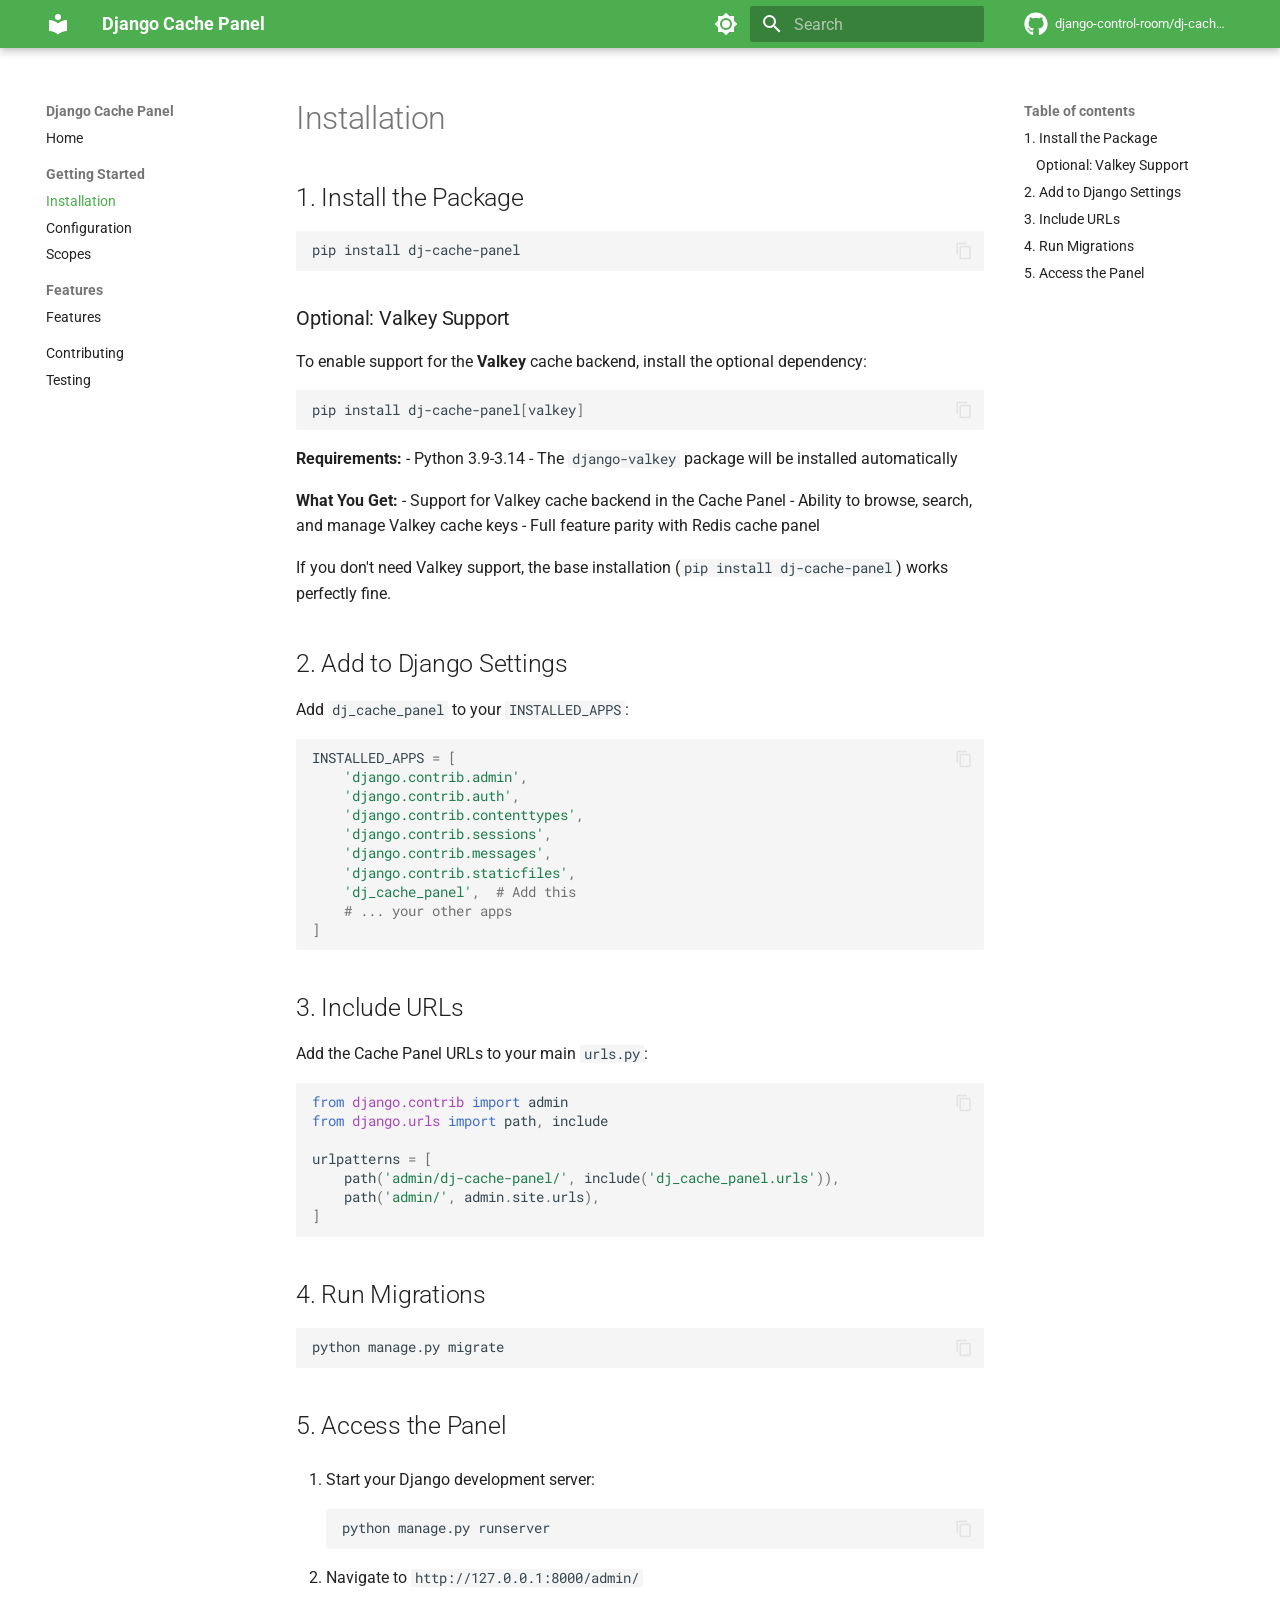
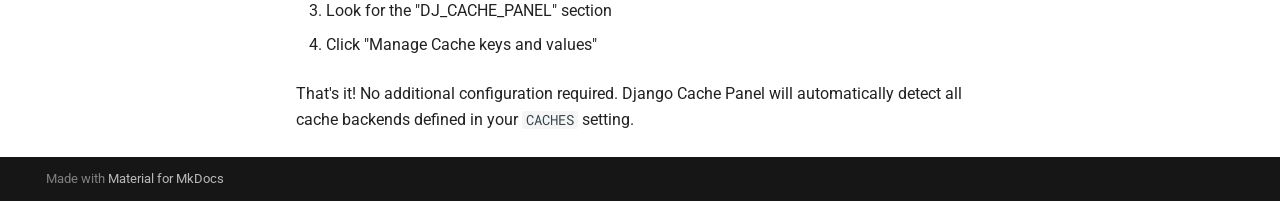
<file: installation/index.html>
<!doctype html>
<html lang="en" class="no-js">
  <head>
    
      <meta charset="utf-8">
      <meta name="viewport" content="width=device-width,initial-scale=1">
      
        <meta name="description" content="A Django Admin panel for browsing, inspecting, and managing Django cache backends">
      
      
        <meta name="author" content="Yasser Toruno">
      
      
        <link rel="canonical" href="https://django-control-room.github.io/dj-cache-panel/installation/">
      
      
        <link rel="prev" href="..">
      
      
        <link rel="next" href="../configuration/">
      
      <link rel="icon" href="../assets/images/favicon.png">
      <meta name="generator" content="mkdocs-1.6.1, mkdocs-material-9.1.12">
    
    
      
        <title>Installation - Django Cache Panel</title>
      
    
    
      <link rel="stylesheet" href="../assets/stylesheets/main.85bb2934.min.css">
      
        
        <link rel="stylesheet" href="../assets/stylesheets/palette.a6bdf11c.min.css">
      
      

    
    
    
      
        
        
        <link rel="preconnect" href="https://fonts.gstatic.com" crossorigin>
        <link rel="stylesheet" href="https://fonts.googleapis.com/css?family=Roboto:300,300i,400,400i,700,700i%7CRoboto+Mono:400,400i,700,700i&display=fallback">
        <style>:root{--md-text-font:"Roboto";--md-code-font:"Roboto Mono"}</style>
      
    
    
    <script>__md_scope=new URL("..",location),__md_hash=e=>[...e].reduce((e,_)=>(e<<5)-e+_.charCodeAt(0),0),__md_get=(e,_=localStorage,t=__md_scope)=>JSON.parse(_.getItem(t.pathname+"."+e)),__md_set=(e,_,t=localStorage,a=__md_scope)=>{try{t.setItem(a.pathname+"."+e,JSON.stringify(_))}catch(e){}}</script>
    
      

    
    
    
  </head>
  
  
    
    
      
    
    
    
    
    <body dir="ltr" data-md-color-scheme="default" data-md-color-primary="green" data-md-color-accent="green">
  
    
    
      <script>var palette=__md_get("__palette");if(palette&&"object"==typeof palette.color)for(var key of Object.keys(palette.color))document.body.setAttribute("data-md-color-"+key,palette.color[key])</script>
    
    <input class="md-toggle" data-md-toggle="drawer" type="checkbox" id="__drawer" autocomplete="off">
    <input class="md-toggle" data-md-toggle="search" type="checkbox" id="__search" autocomplete="off">
    <label class="md-overlay" for="__drawer"></label>
    <div data-md-component="skip">
      
        
        <a href="#installation" class="md-skip">
          Skip to content
        </a>
      
    </div>
    <div data-md-component="announce">
      
    </div>
    
    
      

  

<header class="md-header md-header--shadow md-header--lifted" data-md-component="header">
  <nav class="md-header__inner md-grid" aria-label="Header">
    <a href=".." title="Django Cache Panel" class="md-header__button md-logo" aria-label="Django Cache Panel" data-md-component="logo">
      
  
  <svg xmlns="http://www.w3.org/2000/svg" viewBox="0 0 24 24"><path d="M12 8a3 3 0 0 0 3-3 3 3 0 0 0-3-3 3 3 0 0 0-3 3 3 3 0 0 0 3 3m0 3.54C9.64 9.35 6.5 8 3 8v11c3.5 0 6.64 1.35 9 3.54 2.36-2.19 5.5-3.54 9-3.54V8c-3.5 0-6.64 1.35-9 3.54Z"/></svg>

    </a>
    <label class="md-header__button md-icon" for="__drawer">
      <svg xmlns="http://www.w3.org/2000/svg" viewBox="0 0 24 24"><path d="M3 6h18v2H3V6m0 5h18v2H3v-2m0 5h18v2H3v-2Z"/></svg>
    </label>
    <div class="md-header__title" data-md-component="header-title">
      <div class="md-header__ellipsis">
        <div class="md-header__topic">
          <span class="md-ellipsis">
            Django Cache Panel
          </span>
        </div>
        <div class="md-header__topic" data-md-component="header-topic">
          <span class="md-ellipsis">
            
              Installation
            
          </span>
        </div>
      </div>
    </div>
    
      
        <form class="md-header__option" data-md-component="palette">
          
            
            
            
            <input class="md-option" data-md-color-media="" data-md-color-scheme="default" data-md-color-primary="green" data-md-color-accent="green"  aria-label="Switch to dark mode"  type="radio" name="__palette" id="__palette_1">
            
              <label class="md-header__button md-icon" title="Switch to dark mode" for="__palette_2" hidden>
                <svg xmlns="http://www.w3.org/2000/svg" viewBox="0 0 24 24"><path d="M12 8a4 4 0 0 0-4 4 4 4 0 0 0 4 4 4 4 0 0 0 4-4 4 4 0 0 0-4-4m0 10a6 6 0 0 1-6-6 6 6 0 0 1 6-6 6 6 0 0 1 6 6 6 6 0 0 1-6 6m8-9.31V4h-4.69L12 .69 8.69 4H4v4.69L.69 12 4 15.31V20h4.69L12 23.31 15.31 20H20v-4.69L23.31 12 20 8.69Z"/></svg>
              </label>
            
          
            
            
            
            <input class="md-option" data-md-color-media="" data-md-color-scheme="slate" data-md-color-primary="green" data-md-color-accent="green"  aria-label="Switch to light mode"  type="radio" name="__palette" id="__palette_2">
            
              <label class="md-header__button md-icon" title="Switch to light mode" for="__palette_1" hidden>
                <svg xmlns="http://www.w3.org/2000/svg" viewBox="0 0 24 24"><path d="M12 18c-.89 0-1.74-.2-2.5-.55C11.56 16.5 13 14.42 13 12c0-2.42-1.44-4.5-3.5-5.45C10.26 6.2 11.11 6 12 6a6 6 0 0 1 6 6 6 6 0 0 1-6 6m8-9.31V4h-4.69L12 .69 8.69 4H4v4.69L.69 12 4 15.31V20h4.69L12 23.31 15.31 20H20v-4.69L23.31 12 20 8.69Z"/></svg>
              </label>
            
          
        </form>
      
    
    
    
      <label class="md-header__button md-icon" for="__search">
        <svg xmlns="http://www.w3.org/2000/svg" viewBox="0 0 24 24"><path d="M9.5 3A6.5 6.5 0 0 1 16 9.5c0 1.61-.59 3.09-1.56 4.23l.27.27h.79l5 5-1.5 1.5-5-5v-.79l-.27-.27A6.516 6.516 0 0 1 9.5 16 6.5 6.5 0 0 1 3 9.5 6.5 6.5 0 0 1 9.5 3m0 2C7 5 5 7 5 9.5S7 14 9.5 14 14 12 14 9.5 12 5 9.5 5Z"/></svg>
      </label>
      <div class="md-search" data-md-component="search" role="dialog">
  <label class="md-search__overlay" for="__search"></label>
  <div class="md-search__inner" role="search">
    <form class="md-search__form" name="search">
      <input type="text" class="md-search__input" name="query" aria-label="Search" placeholder="Search" autocapitalize="off" autocorrect="off" autocomplete="off" spellcheck="false" data-md-component="search-query" required>
      <label class="md-search__icon md-icon" for="__search">
        <svg xmlns="http://www.w3.org/2000/svg" viewBox="0 0 24 24"><path d="M9.5 3A6.5 6.5 0 0 1 16 9.5c0 1.61-.59 3.09-1.56 4.23l.27.27h.79l5 5-1.5 1.5-5-5v-.79l-.27-.27A6.516 6.516 0 0 1 9.5 16 6.5 6.5 0 0 1 3 9.5 6.5 6.5 0 0 1 9.5 3m0 2C7 5 5 7 5 9.5S7 14 9.5 14 14 12 14 9.5 12 5 9.5 5Z"/></svg>
        <svg xmlns="http://www.w3.org/2000/svg" viewBox="0 0 24 24"><path d="M20 11v2H8l5.5 5.5-1.42 1.42L4.16 12l7.92-7.92L13.5 5.5 8 11h12Z"/></svg>
      </label>
      <nav class="md-search__options" aria-label="Search">
        
          <a href="javascript:void(0)" class="md-search__icon md-icon" title="Share" aria-label="Share" data-clipboard data-clipboard-text="" data-md-component="search-share" tabindex="-1">
            <svg xmlns="http://www.w3.org/2000/svg" viewBox="0 0 24 24"><path d="M18 16.08c-.76 0-1.44.3-1.96.77L8.91 12.7c.05-.23.09-.46.09-.7 0-.24-.04-.47-.09-.7l7.05-4.11c.54.5 1.25.81 2.04.81a3 3 0 0 0 3-3 3 3 0 0 0-3-3 3 3 0 0 0-3 3c0 .24.04.47.09.7L8.04 9.81C7.5 9.31 6.79 9 6 9a3 3 0 0 0-3 3 3 3 0 0 0 3 3c.79 0 1.5-.31 2.04-.81l7.12 4.15c-.05.21-.08.43-.08.66 0 1.61 1.31 2.91 2.92 2.91 1.61 0 2.92-1.3 2.92-2.91A2.92 2.92 0 0 0 18 16.08Z"/></svg>
          </a>
        
        <button type="reset" class="md-search__icon md-icon" title="Clear" aria-label="Clear" tabindex="-1">
          <svg xmlns="http://www.w3.org/2000/svg" viewBox="0 0 24 24"><path d="M19 6.41 17.59 5 12 10.59 6.41 5 5 6.41 10.59 12 5 17.59 6.41 19 12 13.41 17.59 19 19 17.59 13.41 12 19 6.41Z"/></svg>
        </button>
      </nav>
      
    </form>
    <div class="md-search__output">
      <div class="md-search__scrollwrap" data-md-scrollfix>
        <div class="md-search-result" data-md-component="search-result">
          <div class="md-search-result__meta">
            Initializing search
          </div>
          <ol class="md-search-result__list" role="presentation"></ol>
        </div>
      </div>
    </div>
  </div>
</div>
    
    
      <div class="md-header__source">
        <a href="https://github.com/django-control-room/dj-cache-panel" title="Go to repository" class="md-source" data-md-component="source">
  <div class="md-source__icon md-icon">
    
    <svg xmlns="http://www.w3.org/2000/svg" viewBox="0 0 496 512"><!--! Font Awesome Free 6.4.0 by @fontawesome - https://fontawesome.com License - https://fontawesome.com/license/free (Icons: CC BY 4.0, Fonts: SIL OFL 1.1, Code: MIT License) Copyright 2023 Fonticons, Inc.--><path d="M165.9 397.4c0 2-2.3 3.6-5.2 3.6-3.3.3-5.6-1.3-5.6-3.6 0-2 2.3-3.6 5.2-3.6 3-.3 5.6 1.3 5.6 3.6zm-31.1-4.5c-.7 2 1.3 4.3 4.3 4.9 2.6 1 5.6 0 6.2-2s-1.3-4.3-4.3-5.2c-2.6-.7-5.5.3-6.2 2.3zm44.2-1.7c-2.9.7-4.9 2.6-4.6 4.9.3 2 2.9 3.3 5.9 2.6 2.9-.7 4.9-2.6 4.6-4.6-.3-1.9-3-3.2-5.9-2.9zM244.8 8C106.1 8 0 113.3 0 252c0 110.9 69.8 205.8 169.5 239.2 12.8 2.3 17.3-5.6 17.3-12.1 0-6.2-.3-40.4-.3-61.4 0 0-70 15-84.7-29.8 0 0-11.4-29.1-27.8-36.6 0 0-22.9-15.7 1.6-15.4 0 0 24.9 2 38.6 25.8 21.9 38.6 58.6 27.5 72.9 20.9 2.3-16 8.8-27.1 16-33.7-55.9-6.2-112.3-14.3-112.3-110.5 0-27.5 7.6-41.3 23.6-58.9-2.6-6.5-11.1-33.3 2.6-67.9 20.9-6.5 69 27 69 27 20-5.6 41.5-8.5 62.8-8.5s42.8 2.9 62.8 8.5c0 0 48.1-33.6 69-27 13.7 34.7 5.2 61.4 2.6 67.9 16 17.7 25.8 31.5 25.8 58.9 0 96.5-58.9 104.2-114.8 110.5 9.2 7.9 17 22.9 17 46.4 0 33.7-.3 75.4-.3 83.6 0 6.5 4.6 14.4 17.3 12.1C428.2 457.8 496 362.9 496 252 496 113.3 383.5 8 244.8 8zM97.2 352.9c-1.3 1-1 3.3.7 5.2 1.6 1.6 3.9 2.3 5.2 1 1.3-1 1-3.3-.7-5.2-1.6-1.6-3.9-2.3-5.2-1zm-10.8-8.1c-.7 1.3.3 2.9 2.3 3.9 1.6 1 3.6.7 4.3-.7.7-1.3-.3-2.9-2.3-3.9-2-.6-3.6-.3-4.3.7zm32.4 35.6c-1.6 1.3-1 4.3 1.3 6.2 2.3 2.3 5.2 2.6 6.5 1 1.3-1.3.7-4.3-1.3-6.2-2.2-2.3-5.2-2.6-6.5-1zm-11.4-14.7c-1.6 1-1.6 3.6 0 5.9 1.6 2.3 4.3 3.3 5.6 2.3 1.6-1.3 1.6-3.9 0-6.2-1.4-2.3-4-3.3-5.6-2z"/></svg>
  </div>
  <div class="md-source__repository">
    django-control-room/dj-cache-panel
  </div>
</a>
      </div>
    
  </nav>
  
    
  
</header>
    
    <div class="md-container" data-md-component="container">
      
      
        
      
      <main class="md-main" data-md-component="main">
        <div class="md-main__inner md-grid">
          
            
              
              <div class="md-sidebar md-sidebar--primary" data-md-component="sidebar" data-md-type="navigation" >
                <div class="md-sidebar__scrollwrap">
                  <div class="md-sidebar__inner">
                    


<nav class="md-nav md-nav--primary" aria-label="Navigation" data-md-level="0">
  <label class="md-nav__title" for="__drawer">
    <a href=".." title="Django Cache Panel" class="md-nav__button md-logo" aria-label="Django Cache Panel" data-md-component="logo">
      
  
  <svg xmlns="http://www.w3.org/2000/svg" viewBox="0 0 24 24"><path d="M12 8a3 3 0 0 0 3-3 3 3 0 0 0-3-3 3 3 0 0 0-3 3 3 3 0 0 0 3 3m0 3.54C9.64 9.35 6.5 8 3 8v11c3.5 0 6.64 1.35 9 3.54 2.36-2.19 5.5-3.54 9-3.54V8c-3.5 0-6.64 1.35-9 3.54Z"/></svg>

    </a>
    Django Cache Panel
  </label>
  
    <div class="md-nav__source">
      <a href="https://github.com/django-control-room/dj-cache-panel" title="Go to repository" class="md-source" data-md-component="source">
  <div class="md-source__icon md-icon">
    
    <svg xmlns="http://www.w3.org/2000/svg" viewBox="0 0 496 512"><!--! Font Awesome Free 6.4.0 by @fontawesome - https://fontawesome.com License - https://fontawesome.com/license/free (Icons: CC BY 4.0, Fonts: SIL OFL 1.1, Code: MIT License) Copyright 2023 Fonticons, Inc.--><path d="M165.9 397.4c0 2-2.3 3.6-5.2 3.6-3.3.3-5.6-1.3-5.6-3.6 0-2 2.3-3.6 5.2-3.6 3-.3 5.6 1.3 5.6 3.6zm-31.1-4.5c-.7 2 1.3 4.3 4.3 4.9 2.6 1 5.6 0 6.2-2s-1.3-4.3-4.3-5.2c-2.6-.7-5.5.3-6.2 2.3zm44.2-1.7c-2.9.7-4.9 2.6-4.6 4.9.3 2 2.9 3.3 5.9 2.6 2.9-.7 4.9-2.6 4.6-4.6-.3-1.9-3-3.2-5.9-2.9zM244.8 8C106.1 8 0 113.3 0 252c0 110.9 69.8 205.8 169.5 239.2 12.8 2.3 17.3-5.6 17.3-12.1 0-6.2-.3-40.4-.3-61.4 0 0-70 15-84.7-29.8 0 0-11.4-29.1-27.8-36.6 0 0-22.9-15.7 1.6-15.4 0 0 24.9 2 38.6 25.8 21.9 38.6 58.6 27.5 72.9 20.9 2.3-16 8.8-27.1 16-33.7-55.9-6.2-112.3-14.3-112.3-110.5 0-27.5 7.6-41.3 23.6-58.9-2.6-6.5-11.1-33.3 2.6-67.9 20.9-6.5 69 27 69 27 20-5.6 41.5-8.5 62.8-8.5s42.8 2.9 62.8 8.5c0 0 48.1-33.6 69-27 13.7 34.7 5.2 61.4 2.6 67.9 16 17.7 25.8 31.5 25.8 58.9 0 96.5-58.9 104.2-114.8 110.5 9.2 7.9 17 22.9 17 46.4 0 33.7-.3 75.4-.3 83.6 0 6.5 4.6 14.4 17.3 12.1C428.2 457.8 496 362.9 496 252 496 113.3 383.5 8 244.8 8zM97.2 352.9c-1.3 1-1 3.3.7 5.2 1.6 1.6 3.9 2.3 5.2 1 1.3-1 1-3.3-.7-5.2-1.6-1.6-3.9-2.3-5.2-1zm-10.8-8.1c-.7 1.3.3 2.9 2.3 3.9 1.6 1 3.6.7 4.3-.7.7-1.3-.3-2.9-2.3-3.9-2-.6-3.6-.3-4.3.7zm32.4 35.6c-1.6 1.3-1 4.3 1.3 6.2 2.3 2.3 5.2 2.6 6.5 1 1.3-1.3.7-4.3-1.3-6.2-2.2-2.3-5.2-2.6-6.5-1zm-11.4-14.7c-1.6 1-1.6 3.6 0 5.9 1.6 2.3 4.3 3.3 5.6 2.3 1.6-1.3 1.6-3.9 0-6.2-1.4-2.3-4-3.3-5.6-2z"/></svg>
  </div>
  <div class="md-source__repository">
    django-control-room/dj-cache-panel
  </div>
</a>
    </div>
  
  <ul class="md-nav__list" data-md-scrollfix>
    
      
      
      

  
  
  
    <li class="md-nav__item">
      <a href=".." class="md-nav__link">
        Home
      </a>
    </li>
  

    
      
      
      

  
  
    
  
  
    
      
    
    <li class="md-nav__item md-nav__item--active md-nav__item--section md-nav__item--nested">
      
      
      
      
      <input class="md-nav__toggle md-toggle " type="checkbox" id="__nav_2" checked>
      
      
      
        <label class="md-nav__link" for="__nav_2" id="__nav_2_label" tabindex="0">
          Getting Started
          <span class="md-nav__icon md-icon"></span>
        </label>
      
      <nav class="md-nav" data-md-level="1" aria-labelledby="__nav_2_label" aria-expanded="true">
        <label class="md-nav__title" for="__nav_2">
          <span class="md-nav__icon md-icon"></span>
          Getting Started
        </label>
        <ul class="md-nav__list" data-md-scrollfix>
          
            
              
  
  
    
  
  
    <li class="md-nav__item md-nav__item--active">
      
      <input class="md-nav__toggle md-toggle" type="checkbox" id="__toc">
      
      
        
      
      
        <label class="md-nav__link md-nav__link--active" for="__toc">
          Installation
          <span class="md-nav__icon md-icon"></span>
        </label>
      
      <a href="./" class="md-nav__link md-nav__link--active">
        Installation
      </a>
      
        

<nav class="md-nav md-nav--secondary" aria-label="Table of contents">
  
  
  
    
  
  
    <label class="md-nav__title" for="__toc">
      <span class="md-nav__icon md-icon"></span>
      Table of contents
    </label>
    <ul class="md-nav__list" data-md-component="toc" data-md-scrollfix>
      
        <li class="md-nav__item">
  <a href="#1-install-the-package" class="md-nav__link">
    1. Install the Package
  </a>
  
    <nav class="md-nav" aria-label="1. Install the Package">
      <ul class="md-nav__list">
        
          <li class="md-nav__item">
  <a href="#optional-valkey-support" class="md-nav__link">
    Optional: Valkey Support
  </a>
  
</li>
        
      </ul>
    </nav>
  
</li>
      
        <li class="md-nav__item">
  <a href="#2-add-to-django-settings" class="md-nav__link">
    2. Add to Django Settings
  </a>
  
</li>
      
        <li class="md-nav__item">
  <a href="#3-include-urls" class="md-nav__link">
    3. Include URLs
  </a>
  
</li>
      
        <li class="md-nav__item">
  <a href="#4-run-migrations" class="md-nav__link">
    4. Run Migrations
  </a>
  
</li>
      
        <li class="md-nav__item">
  <a href="#5-access-the-panel" class="md-nav__link">
    5. Access the Panel
  </a>
  
</li>
      
    </ul>
  
</nav>
      
    </li>
  

            
          
            
              
  
  
  
    <li class="md-nav__item">
      <a href="../configuration/" class="md-nav__link">
        Configuration
      </a>
    </li>
  

            
          
            
              
  
  
  
    <li class="md-nav__item">
      <a href="../scopes/" class="md-nav__link">
        Scopes
      </a>
    </li>
  

            
          
        </ul>
      </nav>
    </li>
  

    
      
      
      

  
  
  
    
      
    
    <li class="md-nav__item md-nav__item--section md-nav__item--nested">
      
      
      
      
        
      
      <input class="md-nav__toggle md-toggle md-toggle--indeterminate" type="checkbox" id="__nav_3" >
      
      
      
        <label class="md-nav__link" for="__nav_3" id="__nav_3_label" tabindex="0">
          Features
          <span class="md-nav__icon md-icon"></span>
        </label>
      
      <nav class="md-nav" data-md-level="1" aria-labelledby="__nav_3_label" aria-expanded="false">
        <label class="md-nav__title" for="__nav_3">
          <span class="md-nav__icon md-icon"></span>
          Features
        </label>
        <ul class="md-nav__list" data-md-scrollfix>
          
            
              
  
  
  
    <li class="md-nav__item">
      <a href="../features/" class="md-nav__link">
        Features
      </a>
    </li>
  

            
          
        </ul>
      </nav>
    </li>
  

    
      
      
      

  
  
  
    <li class="md-nav__item">
      <a href="../contributing/" class="md-nav__link">
        Contributing
      </a>
    </li>
  

    
      
      
      

  
  
  
    <li class="md-nav__item">
      <a href="../testing/" class="md-nav__link">
        Testing
      </a>
    </li>
  

    
  </ul>
</nav>
                  </div>
                </div>
              </div>
            
            
              
              <div class="md-sidebar md-sidebar--secondary" data-md-component="sidebar" data-md-type="toc" >
                <div class="md-sidebar__scrollwrap">
                  <div class="md-sidebar__inner">
                    

<nav class="md-nav md-nav--secondary" aria-label="Table of contents">
  
  
  
    
  
  
    <label class="md-nav__title" for="__toc">
      <span class="md-nav__icon md-icon"></span>
      Table of contents
    </label>
    <ul class="md-nav__list" data-md-component="toc" data-md-scrollfix>
      
        <li class="md-nav__item">
  <a href="#1-install-the-package" class="md-nav__link">
    1. Install the Package
  </a>
  
    <nav class="md-nav" aria-label="1. Install the Package">
      <ul class="md-nav__list">
        
          <li class="md-nav__item">
  <a href="#optional-valkey-support" class="md-nav__link">
    Optional: Valkey Support
  </a>
  
</li>
        
      </ul>
    </nav>
  
</li>
      
        <li class="md-nav__item">
  <a href="#2-add-to-django-settings" class="md-nav__link">
    2. Add to Django Settings
  </a>
  
</li>
      
        <li class="md-nav__item">
  <a href="#3-include-urls" class="md-nav__link">
    3. Include URLs
  </a>
  
</li>
      
        <li class="md-nav__item">
  <a href="#4-run-migrations" class="md-nav__link">
    4. Run Migrations
  </a>
  
</li>
      
        <li class="md-nav__item">
  <a href="#5-access-the-panel" class="md-nav__link">
    5. Access the Panel
  </a>
  
</li>
      
    </ul>
  
</nav>
                  </div>
                </div>
              </div>
            
          
          
            <div class="md-content" data-md-component="content">
              <article class="md-content__inner md-typeset">
                
                  

  
  


<h1 id="installation">Installation</h1>
<h2 id="1-install-the-package">1. Install the Package</h2>
<div class="language-bash highlight"><pre><span></span><code><span id="__span-0-1"><a id="__codelineno-0-1" name="__codelineno-0-1" href="#__codelineno-0-1"></a>pip<span class="w"> </span>install<span class="w"> </span>dj-cache-panel
</span></code></pre></div>
<h3 id="optional-valkey-support">Optional: Valkey Support</h3>
<p>To enable support for the <strong>Valkey</strong> cache backend, install the optional dependency:</p>
<div class="language-bash highlight"><pre><span></span><code><span id="__span-1-1"><a id="__codelineno-1-1" name="__codelineno-1-1" href="#__codelineno-1-1"></a>pip<span class="w"> </span>install<span class="w"> </span>dj-cache-panel<span class="o">[</span>valkey<span class="o">]</span>
</span></code></pre></div>
<p><strong>Requirements:</strong>
- Python 3.9-3.14
- The <code>django-valkey</code> package will be installed automatically</p>
<p><strong>What You Get:</strong>
- Support for Valkey cache backend in the Cache Panel
- Ability to browse, search, and manage Valkey cache keys
- Full feature parity with Redis cache panel</p>
<p>If you don't need Valkey support, the base installation (<code>pip install dj-cache-panel</code>) works perfectly fine.</p>
<h2 id="2-add-to-django-settings">2. Add to Django Settings</h2>
<p>Add <code>dj_cache_panel</code> to your <code>INSTALLED_APPS</code>:</p>
<div class="language-python highlight"><pre><span></span><code><span id="__span-2-1"><a id="__codelineno-2-1" name="__codelineno-2-1" href="#__codelineno-2-1"></a><span class="n">INSTALLED_APPS</span> <span class="o">=</span> <span class="p">[</span>
</span><span id="__span-2-2"><a id="__codelineno-2-2" name="__codelineno-2-2" href="#__codelineno-2-2"></a>    <span class="s1">&#39;django.contrib.admin&#39;</span><span class="p">,</span>
</span><span id="__span-2-3"><a id="__codelineno-2-3" name="__codelineno-2-3" href="#__codelineno-2-3"></a>    <span class="s1">&#39;django.contrib.auth&#39;</span><span class="p">,</span>
</span><span id="__span-2-4"><a id="__codelineno-2-4" name="__codelineno-2-4" href="#__codelineno-2-4"></a>    <span class="s1">&#39;django.contrib.contenttypes&#39;</span><span class="p">,</span>
</span><span id="__span-2-5"><a id="__codelineno-2-5" name="__codelineno-2-5" href="#__codelineno-2-5"></a>    <span class="s1">&#39;django.contrib.sessions&#39;</span><span class="p">,</span>
</span><span id="__span-2-6"><a id="__codelineno-2-6" name="__codelineno-2-6" href="#__codelineno-2-6"></a>    <span class="s1">&#39;django.contrib.messages&#39;</span><span class="p">,</span>
</span><span id="__span-2-7"><a id="__codelineno-2-7" name="__codelineno-2-7" href="#__codelineno-2-7"></a>    <span class="s1">&#39;django.contrib.staticfiles&#39;</span><span class="p">,</span>
</span><span id="__span-2-8"><a id="__codelineno-2-8" name="__codelineno-2-8" href="#__codelineno-2-8"></a>    <span class="s1">&#39;dj_cache_panel&#39;</span><span class="p">,</span>  <span class="c1"># Add this</span>
</span><span id="__span-2-9"><a id="__codelineno-2-9" name="__codelineno-2-9" href="#__codelineno-2-9"></a>    <span class="c1"># ... your other apps</span>
</span><span id="__span-2-10"><a id="__codelineno-2-10" name="__codelineno-2-10" href="#__codelineno-2-10"></a><span class="p">]</span>
</span></code></pre></div>
<h2 id="3-include-urls">3. Include URLs</h2>
<p>Add the Cache Panel URLs to your main <code>urls.py</code>:</p>
<div class="language-python highlight"><pre><span></span><code><span id="__span-3-1"><a id="__codelineno-3-1" name="__codelineno-3-1" href="#__codelineno-3-1"></a><span class="kn">from</span><span class="w"> </span><span class="nn">django.contrib</span><span class="w"> </span><span class="kn">import</span> <span class="n">admin</span>
</span><span id="__span-3-2"><a id="__codelineno-3-2" name="__codelineno-3-2" href="#__codelineno-3-2"></a><span class="kn">from</span><span class="w"> </span><span class="nn">django.urls</span><span class="w"> </span><span class="kn">import</span> <span class="n">path</span><span class="p">,</span> <span class="n">include</span>
</span><span id="__span-3-3"><a id="__codelineno-3-3" name="__codelineno-3-3" href="#__codelineno-3-3"></a>
</span><span id="__span-3-4"><a id="__codelineno-3-4" name="__codelineno-3-4" href="#__codelineno-3-4"></a><span class="n">urlpatterns</span> <span class="o">=</span> <span class="p">[</span>
</span><span id="__span-3-5"><a id="__codelineno-3-5" name="__codelineno-3-5" href="#__codelineno-3-5"></a>    <span class="n">path</span><span class="p">(</span><span class="s1">&#39;admin/dj-cache-panel/&#39;</span><span class="p">,</span> <span class="n">include</span><span class="p">(</span><span class="s1">&#39;dj_cache_panel.urls&#39;</span><span class="p">)),</span>
</span><span id="__span-3-6"><a id="__codelineno-3-6" name="__codelineno-3-6" href="#__codelineno-3-6"></a>    <span class="n">path</span><span class="p">(</span><span class="s1">&#39;admin/&#39;</span><span class="p">,</span> <span class="n">admin</span><span class="o">.</span><span class="n">site</span><span class="o">.</span><span class="n">urls</span><span class="p">),</span>
</span><span id="__span-3-7"><a id="__codelineno-3-7" name="__codelineno-3-7" href="#__codelineno-3-7"></a><span class="p">]</span>
</span></code></pre></div>
<h2 id="4-run-migrations">4. Run Migrations</h2>
<div class="language-bash highlight"><pre><span></span><code><span id="__span-4-1"><a id="__codelineno-4-1" name="__codelineno-4-1" href="#__codelineno-4-1"></a>python<span class="w"> </span>manage.py<span class="w"> </span>migrate
</span></code></pre></div>
<h2 id="5-access-the-panel">5. Access the Panel</h2>
<ol>
<li>
<p>Start your Django development server:
   <div class="language-bash highlight"><pre><span></span><code><span id="__span-5-1"><a id="__codelineno-5-1" name="__codelineno-5-1" href="#__codelineno-5-1"></a>python<span class="w"> </span>manage.py<span class="w"> </span>runserver
</span></code></pre></div></p>
</li>
<li>
<p>Navigate to <code>http://127.0.0.1:8000/admin/</code></p>
</li>
<li>
<p>Look for the "DJ_CACHE_PANEL" section</p>
</li>
<li>
<p>Click "Manage Cache keys and values"</p>
</li>
</ol>
<p>That's it! No additional configuration required. Django Cache Panel will automatically detect all cache backends defined in your <code>CACHES</code> setting.</p>





                
              </article>
            </div>
          
          
        </div>
        
          <button type="button" class="md-top md-icon" data-md-component="top" hidden>
            <svg xmlns="http://www.w3.org/2000/svg" viewBox="0 0 24 24"><path d="M13 20h-2V8l-5.5 5.5-1.42-1.42L12 4.16l7.92 7.92-1.42 1.42L13 8v12Z"/></svg>
            Back to top
          </button>
        
      </main>
      
        <footer class="md-footer">
  
  <div class="md-footer-meta md-typeset">
    <div class="md-footer-meta__inner md-grid">
      <div class="md-copyright">
  
  
    Made with
    <a href="https://squidfunk.github.io/mkdocs-material/" target="_blank" rel="noopener">
      Material for MkDocs
    </a>
  
</div>
      
    </div>
  </div>
</footer>
      
    </div>
    <div class="md-dialog" data-md-component="dialog">
      <div class="md-dialog__inner md-typeset"></div>
    </div>
    
    <script id="__config" type="application/json">{"base": "..", "features": ["navigation.tabs.sticky", "navigation.sections", "navigation.expand", "navigation.path", "navigation.top", "search.highlight", "search.share", "content.code.copy", "content.code.annotate"], "search": "../assets/javascripts/workers/search.208ed371.min.js", "translations": {"clipboard.copied": "Copied to clipboard", "clipboard.copy": "Copy to clipboard", "search.result.more.one": "1 more on this page", "search.result.more.other": "# more on this page", "search.result.none": "No matching documents", "search.result.one": "1 matching document", "search.result.other": "# matching documents", "search.result.placeholder": "Type to start searching", "search.result.term.missing": "Missing", "select.version": "Select version"}}</script>
    
    
      <script src="../assets/javascripts/bundle.c2be25ad.min.js"></script>
      
    
  </body>
</html>
</file>
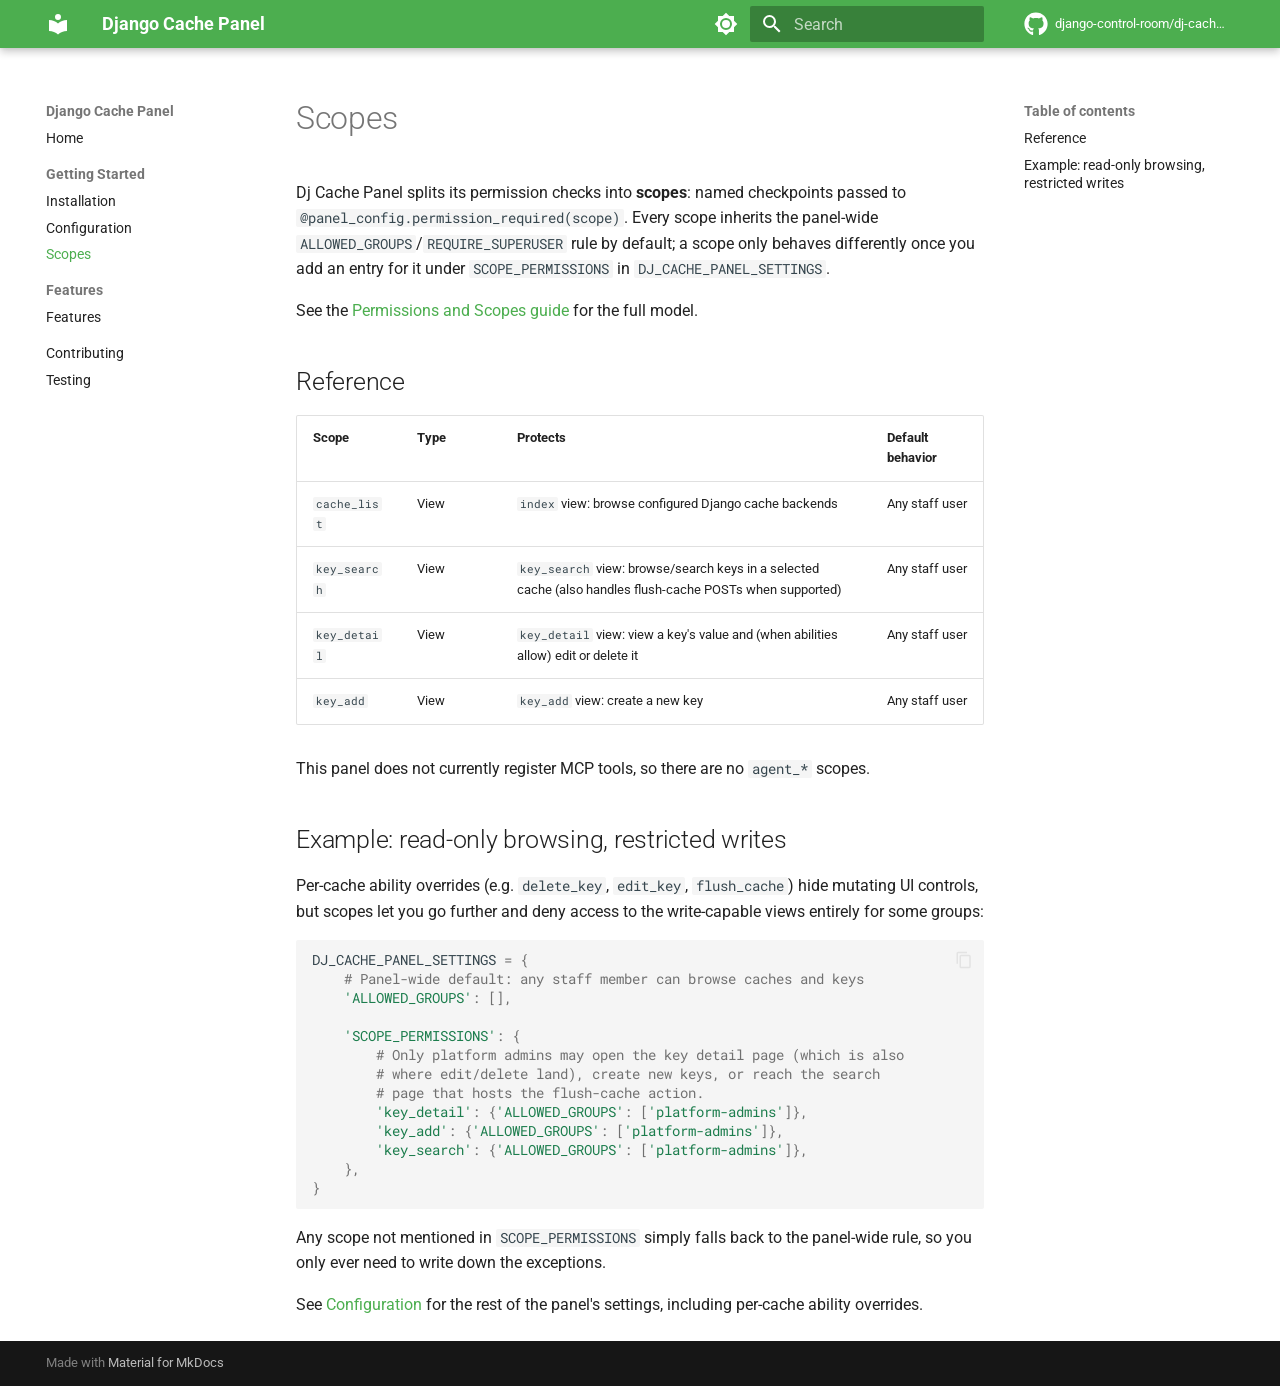
<file: scopes/index.html>
<!doctype html>
<html lang="en" class="no-js">
  <head>
    
      <meta charset="utf-8">
      <meta name="viewport" content="width=device-width,initial-scale=1">
      
        <meta name="description" content="A Django Admin panel for browsing, inspecting, and managing Django cache backends">
      
      
        <meta name="author" content="Yasser Toruno">
      
      
        <link rel="canonical" href="https://django-control-room.github.io/dj-cache-panel/scopes/">
      
      
        <link rel="prev" href="../configuration/">
      
      
        <link rel="next" href="../features/">
      
      <link rel="icon" href="../assets/images/favicon.png">
      <meta name="generator" content="mkdocs-1.6.1, mkdocs-material-9.1.12">
    
    
      
        <title>Scopes - Django Cache Panel</title>
      
    
    
      <link rel="stylesheet" href="../assets/stylesheets/main.85bb2934.min.css">
      
        
        <link rel="stylesheet" href="../assets/stylesheets/palette.a6bdf11c.min.css">
      
      

    
    
    
      
        
        
        <link rel="preconnect" href="https://fonts.gstatic.com" crossorigin>
        <link rel="stylesheet" href="https://fonts.googleapis.com/css?family=Roboto:300,300i,400,400i,700,700i%7CRoboto+Mono:400,400i,700,700i&display=fallback">
        <style>:root{--md-text-font:"Roboto";--md-code-font:"Roboto Mono"}</style>
      
    
    
    <script>__md_scope=new URL("..",location),__md_hash=e=>[...e].reduce((e,_)=>(e<<5)-e+_.charCodeAt(0),0),__md_get=(e,_=localStorage,t=__md_scope)=>JSON.parse(_.getItem(t.pathname+"."+e)),__md_set=(e,_,t=localStorage,a=__md_scope)=>{try{t.setItem(a.pathname+"."+e,JSON.stringify(_))}catch(e){}}</script>
    
      

    
    
    
  </head>
  
  
    
    
      
    
    
    
    
    <body dir="ltr" data-md-color-scheme="default" data-md-color-primary="green" data-md-color-accent="green">
  
    
    
      <script>var palette=__md_get("__palette");if(palette&&"object"==typeof palette.color)for(var key of Object.keys(palette.color))document.body.setAttribute("data-md-color-"+key,palette.color[key])</script>
    
    <input class="md-toggle" data-md-toggle="drawer" type="checkbox" id="__drawer" autocomplete="off">
    <input class="md-toggle" data-md-toggle="search" type="checkbox" id="__search" autocomplete="off">
    <label class="md-overlay" for="__drawer"></label>
    <div data-md-component="skip">
      
        
        <a href="#scopes" class="md-skip">
          Skip to content
        </a>
      
    </div>
    <div data-md-component="announce">
      
    </div>
    
    
      

  

<header class="md-header md-header--shadow md-header--lifted" data-md-component="header">
  <nav class="md-header__inner md-grid" aria-label="Header">
    <a href=".." title="Django Cache Panel" class="md-header__button md-logo" aria-label="Django Cache Panel" data-md-component="logo">
      
  
  <svg xmlns="http://www.w3.org/2000/svg" viewBox="0 0 24 24"><path d="M12 8a3 3 0 0 0 3-3 3 3 0 0 0-3-3 3 3 0 0 0-3 3 3 3 0 0 0 3 3m0 3.54C9.64 9.35 6.5 8 3 8v11c3.5 0 6.64 1.35 9 3.54 2.36-2.19 5.5-3.54 9-3.54V8c-3.5 0-6.64 1.35-9 3.54Z"/></svg>

    </a>
    <label class="md-header__button md-icon" for="__drawer">
      <svg xmlns="http://www.w3.org/2000/svg" viewBox="0 0 24 24"><path d="M3 6h18v2H3V6m0 5h18v2H3v-2m0 5h18v2H3v-2Z"/></svg>
    </label>
    <div class="md-header__title" data-md-component="header-title">
      <div class="md-header__ellipsis">
        <div class="md-header__topic">
          <span class="md-ellipsis">
            Django Cache Panel
          </span>
        </div>
        <div class="md-header__topic" data-md-component="header-topic">
          <span class="md-ellipsis">
            
              Scopes
            
          </span>
        </div>
      </div>
    </div>
    
      
        <form class="md-header__option" data-md-component="palette">
          
            
            
            
            <input class="md-option" data-md-color-media="" data-md-color-scheme="default" data-md-color-primary="green" data-md-color-accent="green"  aria-label="Switch to dark mode"  type="radio" name="__palette" id="__palette_1">
            
              <label class="md-header__button md-icon" title="Switch to dark mode" for="__palette_2" hidden>
                <svg xmlns="http://www.w3.org/2000/svg" viewBox="0 0 24 24"><path d="M12 8a4 4 0 0 0-4 4 4 4 0 0 0 4 4 4 4 0 0 0 4-4 4 4 0 0 0-4-4m0 10a6 6 0 0 1-6-6 6 6 0 0 1 6-6 6 6 0 0 1 6 6 6 6 0 0 1-6 6m8-9.31V4h-4.69L12 .69 8.69 4H4v4.69L.69 12 4 15.31V20h4.69L12 23.31 15.31 20H20v-4.69L23.31 12 20 8.69Z"/></svg>
              </label>
            
          
            
            
            
            <input class="md-option" data-md-color-media="" data-md-color-scheme="slate" data-md-color-primary="green" data-md-color-accent="green"  aria-label="Switch to light mode"  type="radio" name="__palette" id="__palette_2">
            
              <label class="md-header__button md-icon" title="Switch to light mode" for="__palette_1" hidden>
                <svg xmlns="http://www.w3.org/2000/svg" viewBox="0 0 24 24"><path d="M12 18c-.89 0-1.74-.2-2.5-.55C11.56 16.5 13 14.42 13 12c0-2.42-1.44-4.5-3.5-5.45C10.26 6.2 11.11 6 12 6a6 6 0 0 1 6 6 6 6 0 0 1-6 6m8-9.31V4h-4.69L12 .69 8.69 4H4v4.69L.69 12 4 15.31V20h4.69L12 23.31 15.31 20H20v-4.69L23.31 12 20 8.69Z"/></svg>
              </label>
            
          
        </form>
      
    
    
    
      <label class="md-header__button md-icon" for="__search">
        <svg xmlns="http://www.w3.org/2000/svg" viewBox="0 0 24 24"><path d="M9.5 3A6.5 6.5 0 0 1 16 9.5c0 1.61-.59 3.09-1.56 4.23l.27.27h.79l5 5-1.5 1.5-5-5v-.79l-.27-.27A6.516 6.516 0 0 1 9.5 16 6.5 6.5 0 0 1 3 9.5 6.5 6.5 0 0 1 9.5 3m0 2C7 5 5 7 5 9.5S7 14 9.5 14 14 12 14 9.5 12 5 9.5 5Z"/></svg>
      </label>
      <div class="md-search" data-md-component="search" role="dialog">
  <label class="md-search__overlay" for="__search"></label>
  <div class="md-search__inner" role="search">
    <form class="md-search__form" name="search">
      <input type="text" class="md-search__input" name="query" aria-label="Search" placeholder="Search" autocapitalize="off" autocorrect="off" autocomplete="off" spellcheck="false" data-md-component="search-query" required>
      <label class="md-search__icon md-icon" for="__search">
        <svg xmlns="http://www.w3.org/2000/svg" viewBox="0 0 24 24"><path d="M9.5 3A6.5 6.5 0 0 1 16 9.5c0 1.61-.59 3.09-1.56 4.23l.27.27h.79l5 5-1.5 1.5-5-5v-.79l-.27-.27A6.516 6.516 0 0 1 9.5 16 6.5 6.5 0 0 1 3 9.5 6.5 6.5 0 0 1 9.5 3m0 2C7 5 5 7 5 9.5S7 14 9.5 14 14 12 14 9.5 12 5 9.5 5Z"/></svg>
        <svg xmlns="http://www.w3.org/2000/svg" viewBox="0 0 24 24"><path d="M20 11v2H8l5.5 5.5-1.42 1.42L4.16 12l7.92-7.92L13.5 5.5 8 11h12Z"/></svg>
      </label>
      <nav class="md-search__options" aria-label="Search">
        
          <a href="javascript:void(0)" class="md-search__icon md-icon" title="Share" aria-label="Share" data-clipboard data-clipboard-text="" data-md-component="search-share" tabindex="-1">
            <svg xmlns="http://www.w3.org/2000/svg" viewBox="0 0 24 24"><path d="M18 16.08c-.76 0-1.44.3-1.96.77L8.91 12.7c.05-.23.09-.46.09-.7 0-.24-.04-.47-.09-.7l7.05-4.11c.54.5 1.25.81 2.04.81a3 3 0 0 0 3-3 3 3 0 0 0-3-3 3 3 0 0 0-3 3c0 .24.04.47.09.7L8.04 9.81C7.5 9.31 6.79 9 6 9a3 3 0 0 0-3 3 3 3 0 0 0 3 3c.79 0 1.5-.31 2.04-.81l7.12 4.15c-.05.21-.08.43-.08.66 0 1.61 1.31 2.91 2.92 2.91 1.61 0 2.92-1.3 2.92-2.91A2.92 2.92 0 0 0 18 16.08Z"/></svg>
          </a>
        
        <button type="reset" class="md-search__icon md-icon" title="Clear" aria-label="Clear" tabindex="-1">
          <svg xmlns="http://www.w3.org/2000/svg" viewBox="0 0 24 24"><path d="M19 6.41 17.59 5 12 10.59 6.41 5 5 6.41 10.59 12 5 17.59 6.41 19 12 13.41 17.59 19 19 17.59 13.41 12 19 6.41Z"/></svg>
        </button>
      </nav>
      
    </form>
    <div class="md-search__output">
      <div class="md-search__scrollwrap" data-md-scrollfix>
        <div class="md-search-result" data-md-component="search-result">
          <div class="md-search-result__meta">
            Initializing search
          </div>
          <ol class="md-search-result__list" role="presentation"></ol>
        </div>
      </div>
    </div>
  </div>
</div>
    
    
      <div class="md-header__source">
        <a href="https://github.com/django-control-room/dj-cache-panel" title="Go to repository" class="md-source" data-md-component="source">
  <div class="md-source__icon md-icon">
    
    <svg xmlns="http://www.w3.org/2000/svg" viewBox="0 0 496 512"><!--! Font Awesome Free 6.4.0 by @fontawesome - https://fontawesome.com License - https://fontawesome.com/license/free (Icons: CC BY 4.0, Fonts: SIL OFL 1.1, Code: MIT License) Copyright 2023 Fonticons, Inc.--><path d="M165.9 397.4c0 2-2.3 3.6-5.2 3.6-3.3.3-5.6-1.3-5.6-3.6 0-2 2.3-3.6 5.2-3.6 3-.3 5.6 1.3 5.6 3.6zm-31.1-4.5c-.7 2 1.3 4.3 4.3 4.9 2.6 1 5.6 0 6.2-2s-1.3-4.3-4.3-5.2c-2.6-.7-5.5.3-6.2 2.3zm44.2-1.7c-2.9.7-4.9 2.6-4.6 4.9.3 2 2.9 3.3 5.9 2.6 2.9-.7 4.9-2.6 4.6-4.6-.3-1.9-3-3.2-5.9-2.9zM244.8 8C106.1 8 0 113.3 0 252c0 110.9 69.8 205.8 169.5 239.2 12.8 2.3 17.3-5.6 17.3-12.1 0-6.2-.3-40.4-.3-61.4 0 0-70 15-84.7-29.8 0 0-11.4-29.1-27.8-36.6 0 0-22.9-15.7 1.6-15.4 0 0 24.9 2 38.6 25.8 21.9 38.6 58.6 27.5 72.9 20.9 2.3-16 8.8-27.1 16-33.7-55.9-6.2-112.3-14.3-112.3-110.5 0-27.5 7.6-41.3 23.6-58.9-2.6-6.5-11.1-33.3 2.6-67.9 20.9-6.5 69 27 69 27 20-5.6 41.5-8.5 62.8-8.5s42.8 2.9 62.8 8.5c0 0 48.1-33.6 69-27 13.7 34.7 5.2 61.4 2.6 67.9 16 17.7 25.8 31.5 25.8 58.9 0 96.5-58.9 104.2-114.8 110.5 9.2 7.9 17 22.9 17 46.4 0 33.7-.3 75.4-.3 83.6 0 6.5 4.6 14.4 17.3 12.1C428.2 457.8 496 362.9 496 252 496 113.3 383.5 8 244.8 8zM97.2 352.9c-1.3 1-1 3.3.7 5.2 1.6 1.6 3.9 2.3 5.2 1 1.3-1 1-3.3-.7-5.2-1.6-1.6-3.9-2.3-5.2-1zm-10.8-8.1c-.7 1.3.3 2.9 2.3 3.9 1.6 1 3.6.7 4.3-.7.7-1.3-.3-2.9-2.3-3.9-2-.6-3.6-.3-4.3.7zm32.4 35.6c-1.6 1.3-1 4.3 1.3 6.2 2.3 2.3 5.2 2.6 6.5 1 1.3-1.3.7-4.3-1.3-6.2-2.2-2.3-5.2-2.6-6.5-1zm-11.4-14.7c-1.6 1-1.6 3.6 0 5.9 1.6 2.3 4.3 3.3 5.6 2.3 1.6-1.3 1.6-3.9 0-6.2-1.4-2.3-4-3.3-5.6-2z"/></svg>
  </div>
  <div class="md-source__repository">
    django-control-room/dj-cache-panel
  </div>
</a>
      </div>
    
  </nav>
  
    
  
</header>
    
    <div class="md-container" data-md-component="container">
      
      
        
      
      <main class="md-main" data-md-component="main">
        <div class="md-main__inner md-grid">
          
            
              
              <div class="md-sidebar md-sidebar--primary" data-md-component="sidebar" data-md-type="navigation" >
                <div class="md-sidebar__scrollwrap">
                  <div class="md-sidebar__inner">
                    


<nav class="md-nav md-nav--primary" aria-label="Navigation" data-md-level="0">
  <label class="md-nav__title" for="__drawer">
    <a href=".." title="Django Cache Panel" class="md-nav__button md-logo" aria-label="Django Cache Panel" data-md-component="logo">
      
  
  <svg xmlns="http://www.w3.org/2000/svg" viewBox="0 0 24 24"><path d="M12 8a3 3 0 0 0 3-3 3 3 0 0 0-3-3 3 3 0 0 0-3 3 3 3 0 0 0 3 3m0 3.54C9.64 9.35 6.5 8 3 8v11c3.5 0 6.64 1.35 9 3.54 2.36-2.19 5.5-3.54 9-3.54V8c-3.5 0-6.64 1.35-9 3.54Z"/></svg>

    </a>
    Django Cache Panel
  </label>
  
    <div class="md-nav__source">
      <a href="https://github.com/django-control-room/dj-cache-panel" title="Go to repository" class="md-source" data-md-component="source">
  <div class="md-source__icon md-icon">
    
    <svg xmlns="http://www.w3.org/2000/svg" viewBox="0 0 496 512"><!--! Font Awesome Free 6.4.0 by @fontawesome - https://fontawesome.com License - https://fontawesome.com/license/free (Icons: CC BY 4.0, Fonts: SIL OFL 1.1, Code: MIT License) Copyright 2023 Fonticons, Inc.--><path d="M165.9 397.4c0 2-2.3 3.6-5.2 3.6-3.3.3-5.6-1.3-5.6-3.6 0-2 2.3-3.6 5.2-3.6 3-.3 5.6 1.3 5.6 3.6zm-31.1-4.5c-.7 2 1.3 4.3 4.3 4.9 2.6 1 5.6 0 6.2-2s-1.3-4.3-4.3-5.2c-2.6-.7-5.5.3-6.2 2.3zm44.2-1.7c-2.9.7-4.9 2.6-4.6 4.9.3 2 2.9 3.3 5.9 2.6 2.9-.7 4.9-2.6 4.6-4.6-.3-1.9-3-3.2-5.9-2.9zM244.8 8C106.1 8 0 113.3 0 252c0 110.9 69.8 205.8 169.5 239.2 12.8 2.3 17.3-5.6 17.3-12.1 0-6.2-.3-40.4-.3-61.4 0 0-70 15-84.7-29.8 0 0-11.4-29.1-27.8-36.6 0 0-22.9-15.7 1.6-15.4 0 0 24.9 2 38.6 25.8 21.9 38.6 58.6 27.5 72.9 20.9 2.3-16 8.8-27.1 16-33.7-55.9-6.2-112.3-14.3-112.3-110.5 0-27.5 7.6-41.3 23.6-58.9-2.6-6.5-11.1-33.3 2.6-67.9 20.9-6.5 69 27 69 27 20-5.6 41.5-8.5 62.8-8.5s42.8 2.9 62.8 8.5c0 0 48.1-33.6 69-27 13.7 34.7 5.2 61.4 2.6 67.9 16 17.7 25.8 31.5 25.8 58.9 0 96.5-58.9 104.2-114.8 110.5 9.2 7.9 17 22.9 17 46.4 0 33.7-.3 75.4-.3 83.6 0 6.5 4.6 14.4 17.3 12.1C428.2 457.8 496 362.9 496 252 496 113.3 383.5 8 244.8 8zM97.2 352.9c-1.3 1-1 3.3.7 5.2 1.6 1.6 3.9 2.3 5.2 1 1.3-1 1-3.3-.7-5.2-1.6-1.6-3.9-2.3-5.2-1zm-10.8-8.1c-.7 1.3.3 2.9 2.3 3.9 1.6 1 3.6.7 4.3-.7.7-1.3-.3-2.9-2.3-3.9-2-.6-3.6-.3-4.3.7zm32.4 35.6c-1.6 1.3-1 4.3 1.3 6.2 2.3 2.3 5.2 2.6 6.5 1 1.3-1.3.7-4.3-1.3-6.2-2.2-2.3-5.2-2.6-6.5-1zm-11.4-14.7c-1.6 1-1.6 3.6 0 5.9 1.6 2.3 4.3 3.3 5.6 2.3 1.6-1.3 1.6-3.9 0-6.2-1.4-2.3-4-3.3-5.6-2z"/></svg>
  </div>
  <div class="md-source__repository">
    django-control-room/dj-cache-panel
  </div>
</a>
    </div>
  
  <ul class="md-nav__list" data-md-scrollfix>
    
      
      
      

  
  
  
    <li class="md-nav__item">
      <a href=".." class="md-nav__link">
        Home
      </a>
    </li>
  

    
      
      
      

  
  
    
  
  
    
      
    
    <li class="md-nav__item md-nav__item--active md-nav__item--section md-nav__item--nested">
      
      
      
      
      <input class="md-nav__toggle md-toggle " type="checkbox" id="__nav_2" checked>
      
      
      
        <label class="md-nav__link" for="__nav_2" id="__nav_2_label" tabindex="0">
          Getting Started
          <span class="md-nav__icon md-icon"></span>
        </label>
      
      <nav class="md-nav" data-md-level="1" aria-labelledby="__nav_2_label" aria-expanded="true">
        <label class="md-nav__title" for="__nav_2">
          <span class="md-nav__icon md-icon"></span>
          Getting Started
        </label>
        <ul class="md-nav__list" data-md-scrollfix>
          
            
              
  
  
  
    <li class="md-nav__item">
      <a href="../installation/" class="md-nav__link">
        Installation
      </a>
    </li>
  

            
          
            
              
  
  
  
    <li class="md-nav__item">
      <a href="../configuration/" class="md-nav__link">
        Configuration
      </a>
    </li>
  

            
          
            
              
  
  
    
  
  
    <li class="md-nav__item md-nav__item--active">
      
      <input class="md-nav__toggle md-toggle" type="checkbox" id="__toc">
      
      
        
      
      
        <label class="md-nav__link md-nav__link--active" for="__toc">
          Scopes
          <span class="md-nav__icon md-icon"></span>
        </label>
      
      <a href="./" class="md-nav__link md-nav__link--active">
        Scopes
      </a>
      
        

<nav class="md-nav md-nav--secondary" aria-label="Table of contents">
  
  
  
    
  
  
    <label class="md-nav__title" for="__toc">
      <span class="md-nav__icon md-icon"></span>
      Table of contents
    </label>
    <ul class="md-nav__list" data-md-component="toc" data-md-scrollfix>
      
        <li class="md-nav__item">
  <a href="#reference" class="md-nav__link">
    Reference
  </a>
  
</li>
      
        <li class="md-nav__item">
  <a href="#example-read-only-browsing-restricted-writes" class="md-nav__link">
    Example: read-only browsing, restricted writes
  </a>
  
</li>
      
    </ul>
  
</nav>
      
    </li>
  

            
          
        </ul>
      </nav>
    </li>
  

    
      
      
      

  
  
  
    
      
    
    <li class="md-nav__item md-nav__item--section md-nav__item--nested">
      
      
      
      
        
      
      <input class="md-nav__toggle md-toggle md-toggle--indeterminate" type="checkbox" id="__nav_3" >
      
      
      
        <label class="md-nav__link" for="__nav_3" id="__nav_3_label" tabindex="0">
          Features
          <span class="md-nav__icon md-icon"></span>
        </label>
      
      <nav class="md-nav" data-md-level="1" aria-labelledby="__nav_3_label" aria-expanded="false">
        <label class="md-nav__title" for="__nav_3">
          <span class="md-nav__icon md-icon"></span>
          Features
        </label>
        <ul class="md-nav__list" data-md-scrollfix>
          
            
              
  
  
  
    <li class="md-nav__item">
      <a href="../features/" class="md-nav__link">
        Features
      </a>
    </li>
  

            
          
        </ul>
      </nav>
    </li>
  

    
      
      
      

  
  
  
    <li class="md-nav__item">
      <a href="../contributing/" class="md-nav__link">
        Contributing
      </a>
    </li>
  

    
      
      
      

  
  
  
    <li class="md-nav__item">
      <a href="../testing/" class="md-nav__link">
        Testing
      </a>
    </li>
  

    
  </ul>
</nav>
                  </div>
                </div>
              </div>
            
            
              
              <div class="md-sidebar md-sidebar--secondary" data-md-component="sidebar" data-md-type="toc" >
                <div class="md-sidebar__scrollwrap">
                  <div class="md-sidebar__inner">
                    

<nav class="md-nav md-nav--secondary" aria-label="Table of contents">
  
  
  
    
  
  
    <label class="md-nav__title" for="__toc">
      <span class="md-nav__icon md-icon"></span>
      Table of contents
    </label>
    <ul class="md-nav__list" data-md-component="toc" data-md-scrollfix>
      
        <li class="md-nav__item">
  <a href="#reference" class="md-nav__link">
    Reference
  </a>
  
</li>
      
        <li class="md-nav__item">
  <a href="#example-read-only-browsing-restricted-writes" class="md-nav__link">
    Example: read-only browsing, restricted writes
  </a>
  
</li>
      
    </ul>
  
</nav>
                  </div>
                </div>
              </div>
            
          
          
            <div class="md-content" data-md-component="content">
              <article class="md-content__inner md-typeset">
                
                  

  
  


<h1 id="scopes">Scopes</h1>
<p>Dj Cache Panel splits its permission checks into <strong>scopes</strong>: named checkpoints passed to <code>@panel_config.permission_required(scope)</code>. Every scope inherits the panel-wide <code>ALLOWED_GROUPS</code>/<code>REQUIRE_SUPERUSER</code> rule by default; a scope only behaves differently once you add an entry for it under <code>SCOPE_PERMISSIONS</code> in <code>DJ_CACHE_PANEL_SETTINGS</code>.</p>
<p>See the <a href="https://djangocontrolroom.com/guides/control-room-permissions-and-scopes">Permissions and Scopes guide</a> for the full model.</p>
<h2 id="reference">Reference</h2>
<table>
<thead>
<tr>
<th>Scope</th>
<th>Type</th>
<th>Protects</th>
<th>Default behavior</th>
</tr>
</thead>
<tbody>
<tr>
<td><code>cache_list</code></td>
<td>View</td>
<td><code>index</code> view: browse configured Django cache backends</td>
<td>Any staff user</td>
</tr>
<tr>
<td><code>key_search</code></td>
<td>View</td>
<td><code>key_search</code> view: browse/search keys in a selected cache (also handles flush-cache POSTs when supported)</td>
<td>Any staff user</td>
</tr>
<tr>
<td><code>key_detail</code></td>
<td>View</td>
<td><code>key_detail</code> view: view a key's value and (when abilities allow) edit or delete it</td>
<td>Any staff user</td>
</tr>
<tr>
<td><code>key_add</code></td>
<td>View</td>
<td><code>key_add</code> view: create a new key</td>
<td>Any staff user</td>
</tr>
</tbody>
</table>
<p>This panel does not currently register MCP tools, so there are no <code>agent_*</code> scopes.</p>
<h2 id="example-read-only-browsing-restricted-writes">Example: read-only browsing, restricted writes</h2>
<p>Per-cache ability overrides (e.g. <code>delete_key</code>, <code>edit_key</code>, <code>flush_cache</code>) hide mutating UI controls, but scopes let you go further and deny access to the write-capable views entirely for some groups:</p>
<div class="language-python highlight"><pre><span></span><code><span id="__span-0-1"><a id="__codelineno-0-1" name="__codelineno-0-1" href="#__codelineno-0-1"></a><span class="n">DJ_CACHE_PANEL_SETTINGS</span> <span class="o">=</span> <span class="p">{</span>
</span><span id="__span-0-2"><a id="__codelineno-0-2" name="__codelineno-0-2" href="#__codelineno-0-2"></a>    <span class="c1"># Panel-wide default: any staff member can browse caches and keys</span>
</span><span id="__span-0-3"><a id="__codelineno-0-3" name="__codelineno-0-3" href="#__codelineno-0-3"></a>    <span class="s1">&#39;ALLOWED_GROUPS&#39;</span><span class="p">:</span> <span class="p">[],</span>
</span><span id="__span-0-4"><a id="__codelineno-0-4" name="__codelineno-0-4" href="#__codelineno-0-4"></a>
</span><span id="__span-0-5"><a id="__codelineno-0-5" name="__codelineno-0-5" href="#__codelineno-0-5"></a>    <span class="s1">&#39;SCOPE_PERMISSIONS&#39;</span><span class="p">:</span> <span class="p">{</span>
</span><span id="__span-0-6"><a id="__codelineno-0-6" name="__codelineno-0-6" href="#__codelineno-0-6"></a>        <span class="c1"># Only platform admins may open the key detail page (which is also</span>
</span><span id="__span-0-7"><a id="__codelineno-0-7" name="__codelineno-0-7" href="#__codelineno-0-7"></a>        <span class="c1"># where edit/delete land), create new keys, or reach the search</span>
</span><span id="__span-0-8"><a id="__codelineno-0-8" name="__codelineno-0-8" href="#__codelineno-0-8"></a>        <span class="c1"># page that hosts the flush-cache action.</span>
</span><span id="__span-0-9"><a id="__codelineno-0-9" name="__codelineno-0-9" href="#__codelineno-0-9"></a>        <span class="s1">&#39;key_detail&#39;</span><span class="p">:</span> <span class="p">{</span><span class="s1">&#39;ALLOWED_GROUPS&#39;</span><span class="p">:</span> <span class="p">[</span><span class="s1">&#39;platform-admins&#39;</span><span class="p">]},</span>
</span><span id="__span-0-10"><a id="__codelineno-0-10" name="__codelineno-0-10" href="#__codelineno-0-10"></a>        <span class="s1">&#39;key_add&#39;</span><span class="p">:</span> <span class="p">{</span><span class="s1">&#39;ALLOWED_GROUPS&#39;</span><span class="p">:</span> <span class="p">[</span><span class="s1">&#39;platform-admins&#39;</span><span class="p">]},</span>
</span><span id="__span-0-11"><a id="__codelineno-0-11" name="__codelineno-0-11" href="#__codelineno-0-11"></a>        <span class="s1">&#39;key_search&#39;</span><span class="p">:</span> <span class="p">{</span><span class="s1">&#39;ALLOWED_GROUPS&#39;</span><span class="p">:</span> <span class="p">[</span><span class="s1">&#39;platform-admins&#39;</span><span class="p">]},</span>
</span><span id="__span-0-12"><a id="__codelineno-0-12" name="__codelineno-0-12" href="#__codelineno-0-12"></a>    <span class="p">},</span>
</span><span id="__span-0-13"><a id="__codelineno-0-13" name="__codelineno-0-13" href="#__codelineno-0-13"></a><span class="p">}</span>
</span></code></pre></div>
<p>Any scope not mentioned in <code>SCOPE_PERMISSIONS</code> simply falls back to the panel-wide rule, so you only ever need to write down the exceptions.</p>
<p>See <a href="../configuration/">Configuration</a> for the rest of the panel's settings, including per-cache ability overrides.</p>





                
              </article>
            </div>
          
          
        </div>
        
          <button type="button" class="md-top md-icon" data-md-component="top" hidden>
            <svg xmlns="http://www.w3.org/2000/svg" viewBox="0 0 24 24"><path d="M13 20h-2V8l-5.5 5.5-1.42-1.42L12 4.16l7.92 7.92-1.42 1.42L13 8v12Z"/></svg>
            Back to top
          </button>
        
      </main>
      
        <footer class="md-footer">
  
  <div class="md-footer-meta md-typeset">
    <div class="md-footer-meta__inner md-grid">
      <div class="md-copyright">
  
  
    Made with
    <a href="https://squidfunk.github.io/mkdocs-material/" target="_blank" rel="noopener">
      Material for MkDocs
    </a>
  
</div>
      
    </div>
  </div>
</footer>
      
    </div>
    <div class="md-dialog" data-md-component="dialog">
      <div class="md-dialog__inner md-typeset"></div>
    </div>
    
    <script id="__config" type="application/json">{"base": "..", "features": ["navigation.tabs.sticky", "navigation.sections", "navigation.expand", "navigation.path", "navigation.top", "search.highlight", "search.share", "content.code.copy", "content.code.annotate"], "search": "../assets/javascripts/workers/search.208ed371.min.js", "translations": {"clipboard.copied": "Copied to clipboard", "clipboard.copy": "Copy to clipboard", "search.result.more.one": "1 more on this page", "search.result.more.other": "# more on this page", "search.result.none": "No matching documents", "search.result.one": "1 matching document", "search.result.other": "# matching documents", "search.result.placeholder": "Type to start searching", "search.result.term.missing": "Missing", "select.version": "Select version"}}</script>
    
    
      <script src="../assets/javascripts/bundle.c2be25ad.min.js"></script>
      
    
  </body>
</html>
</file>
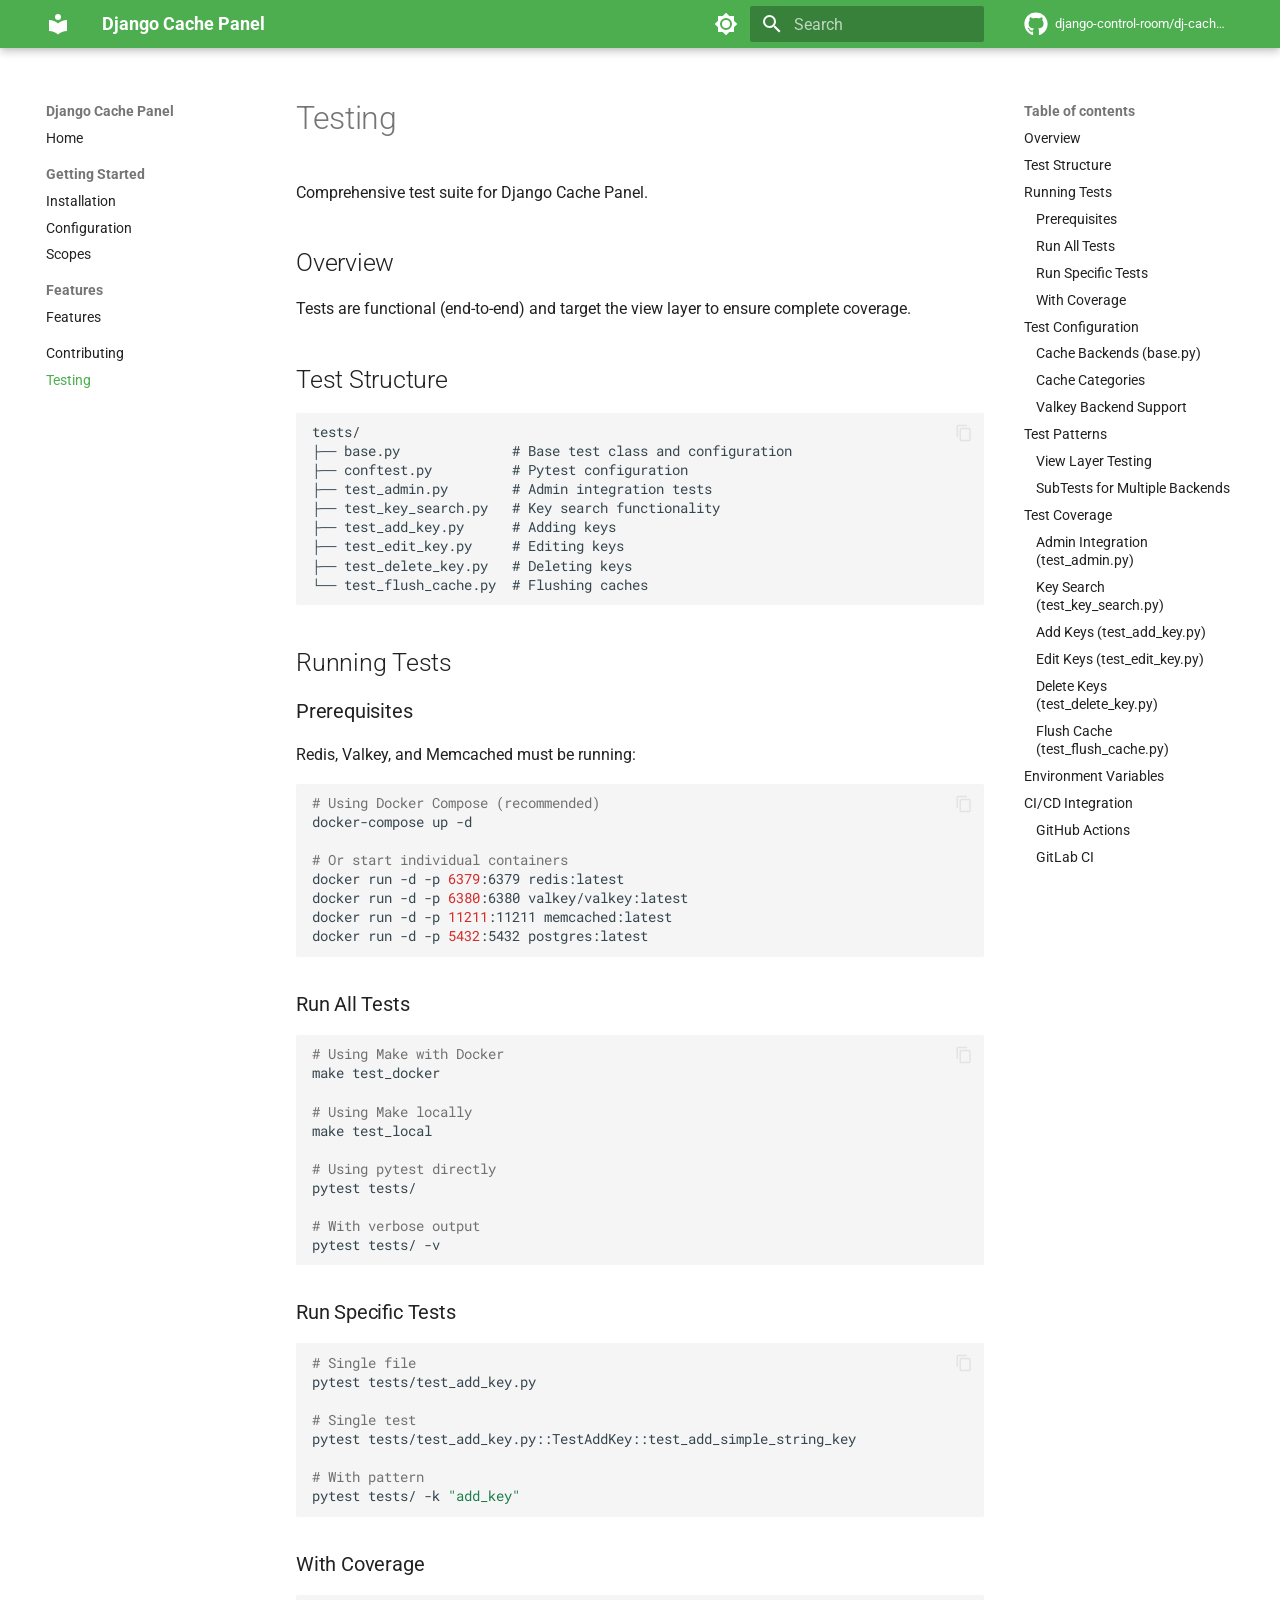
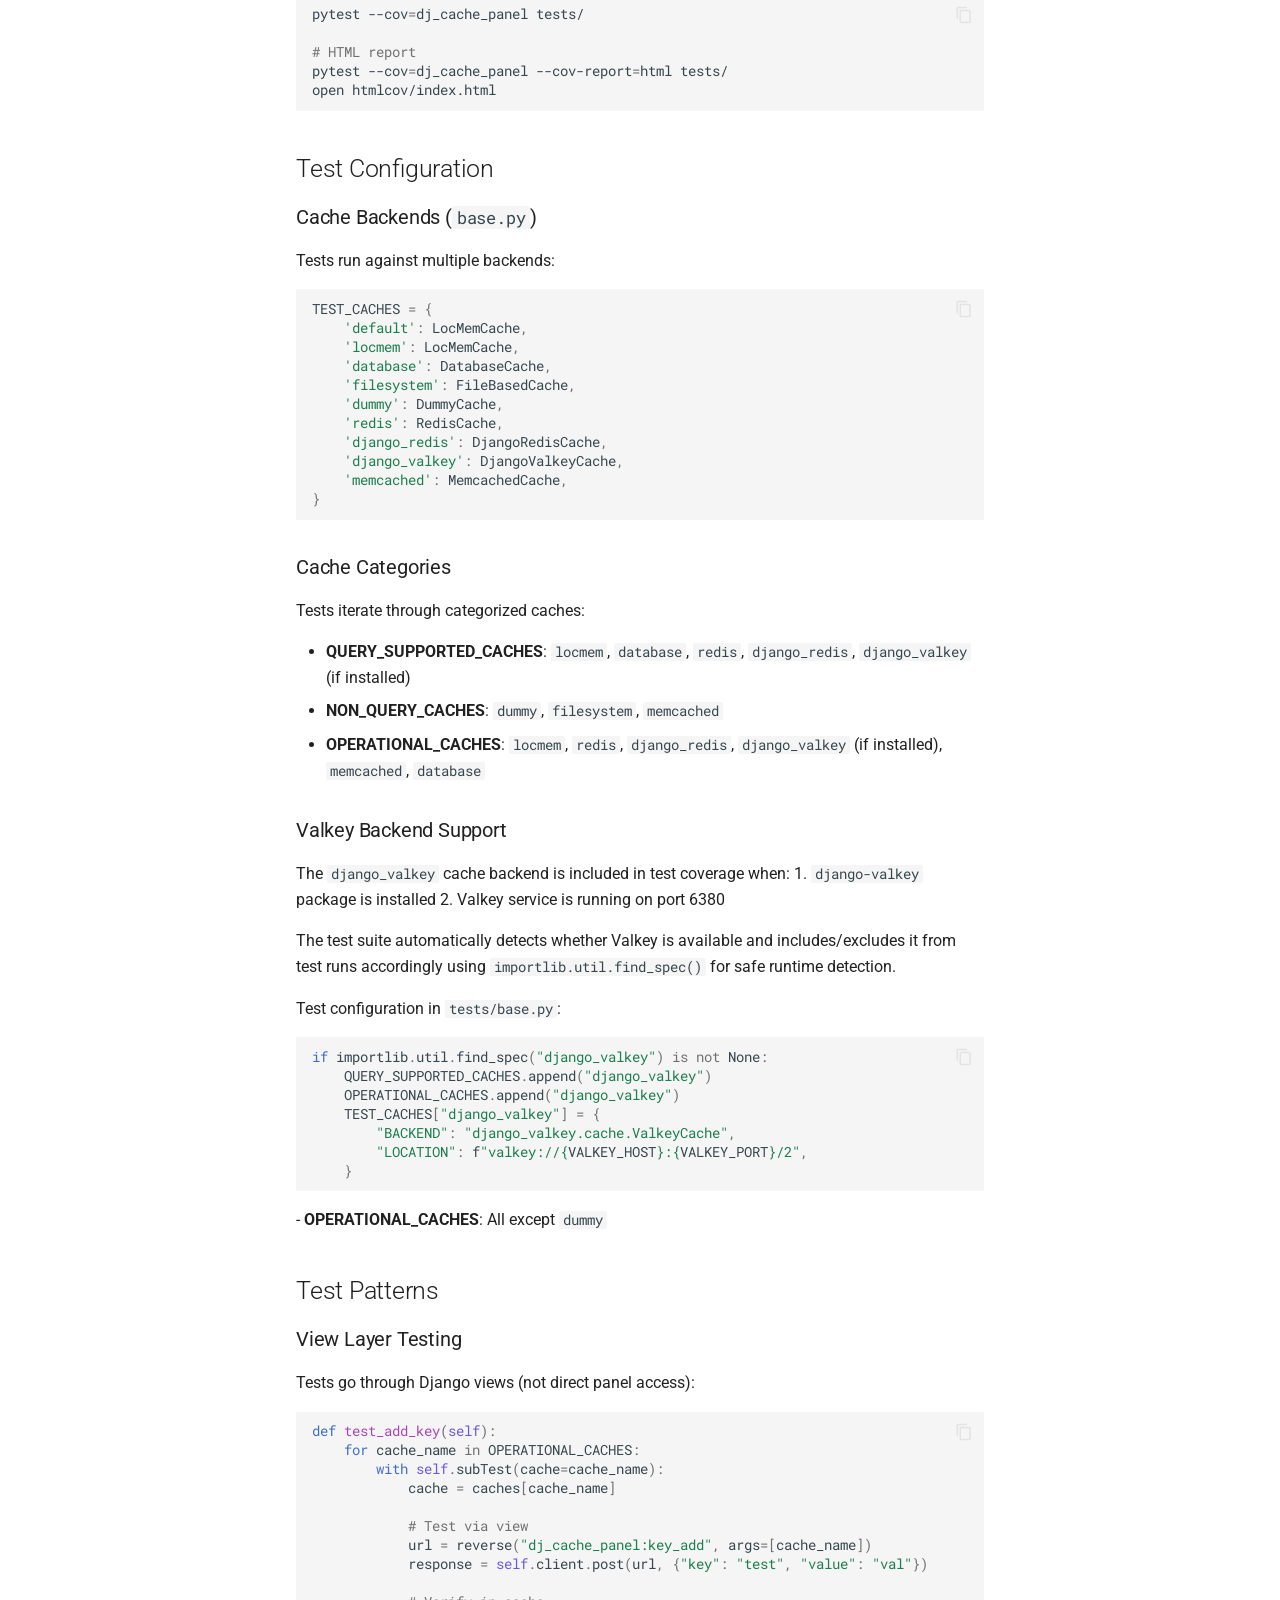
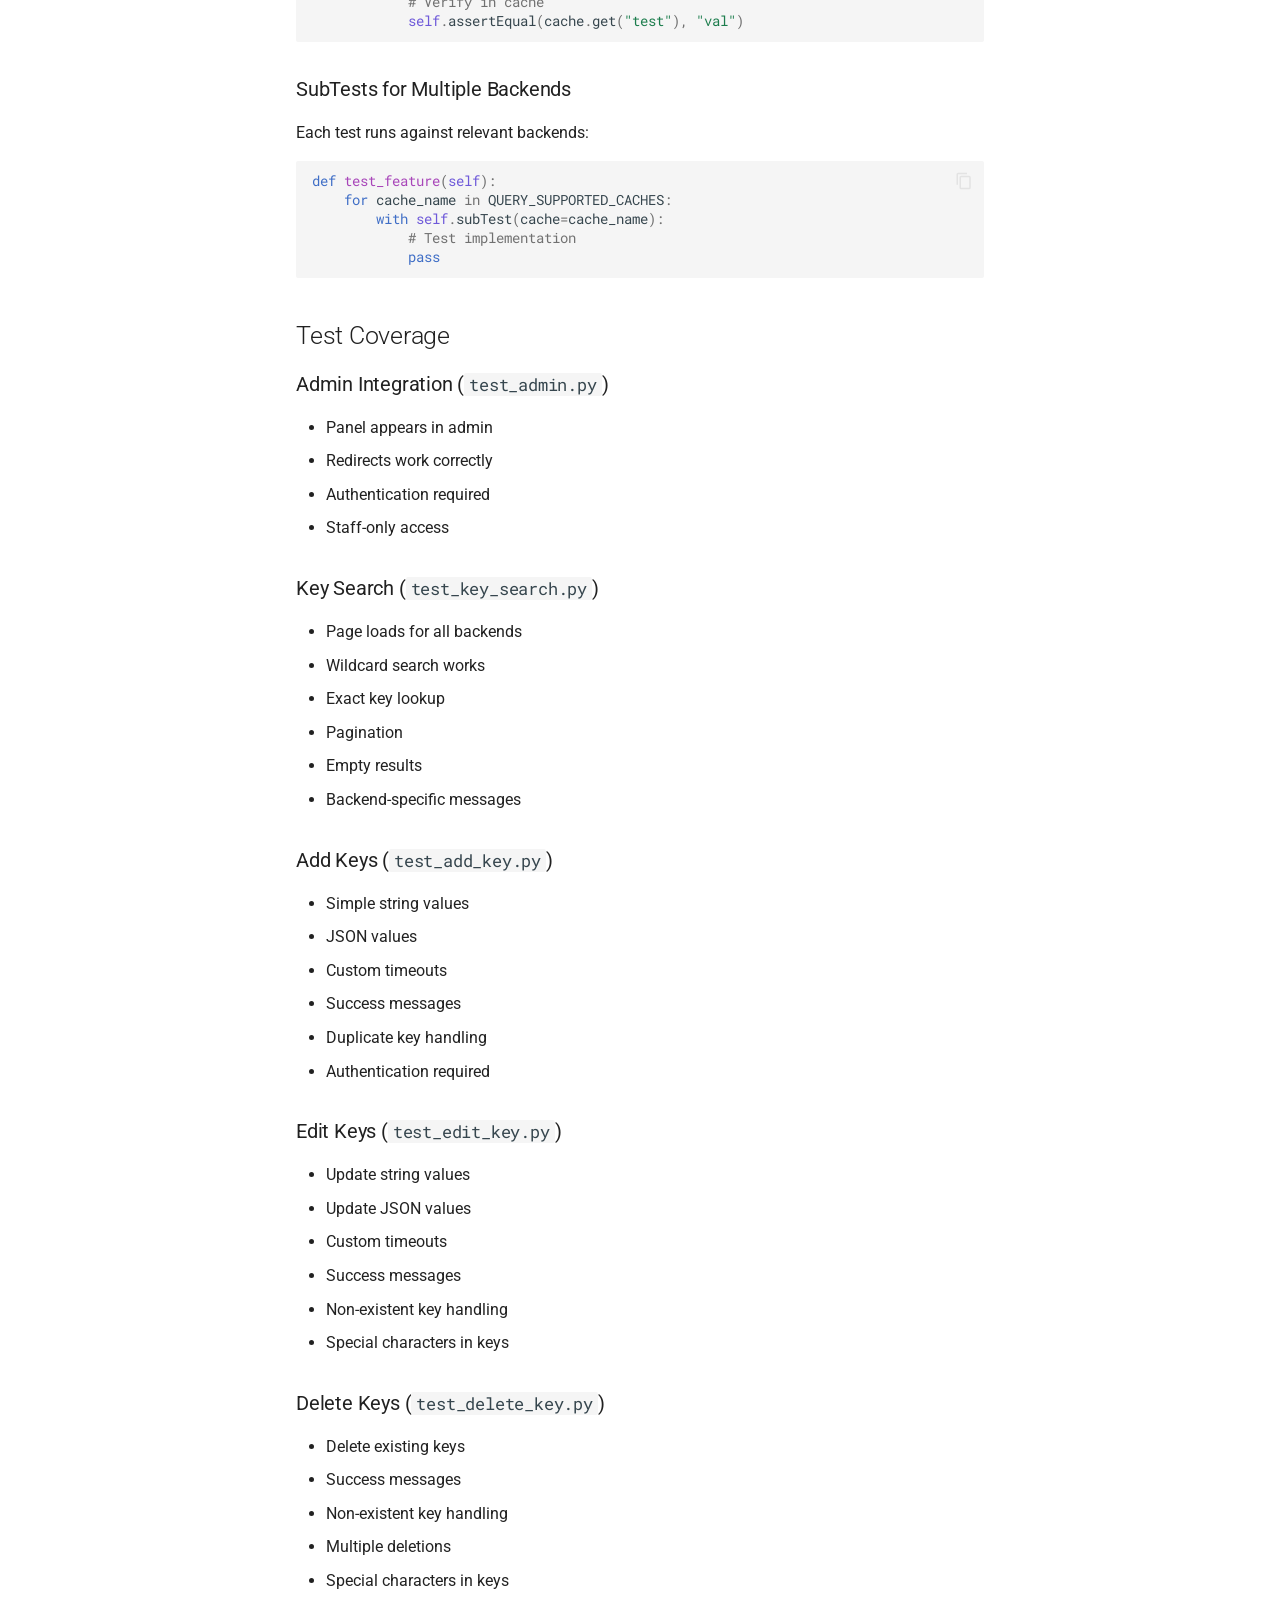
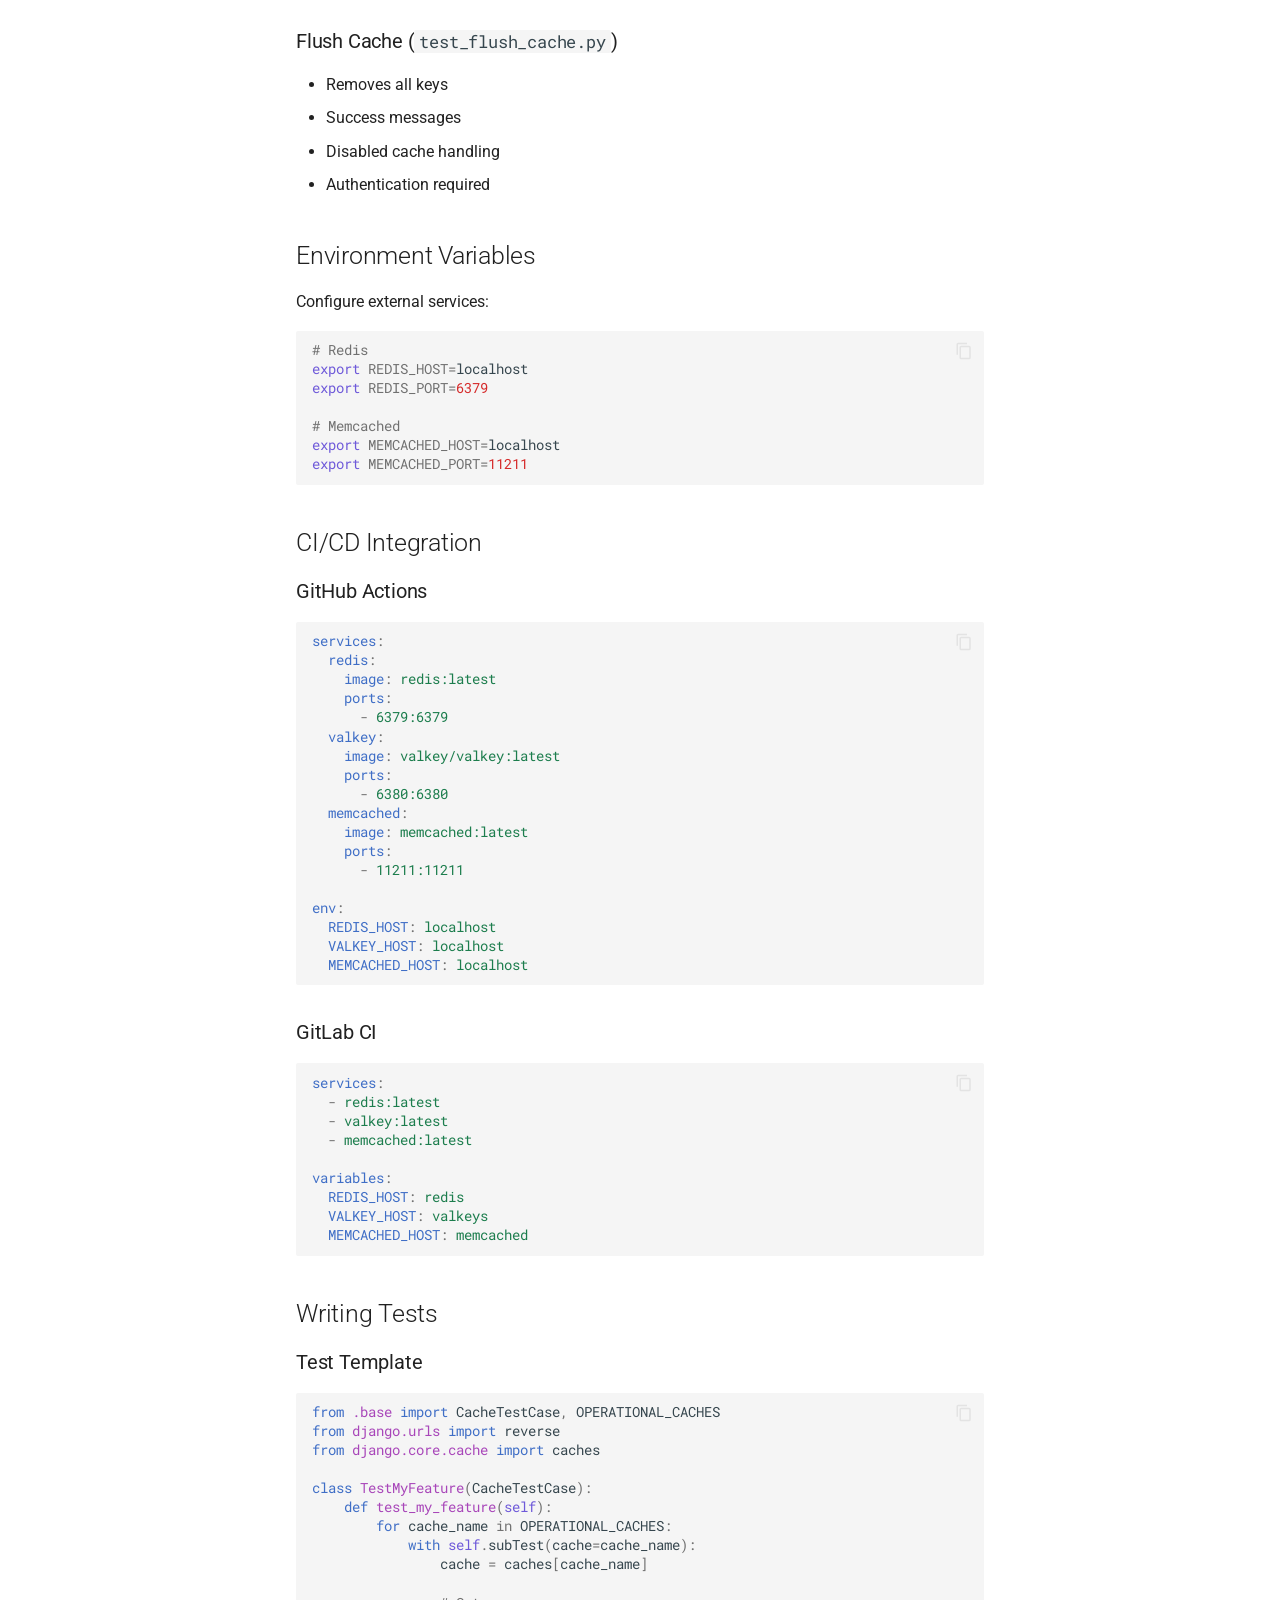
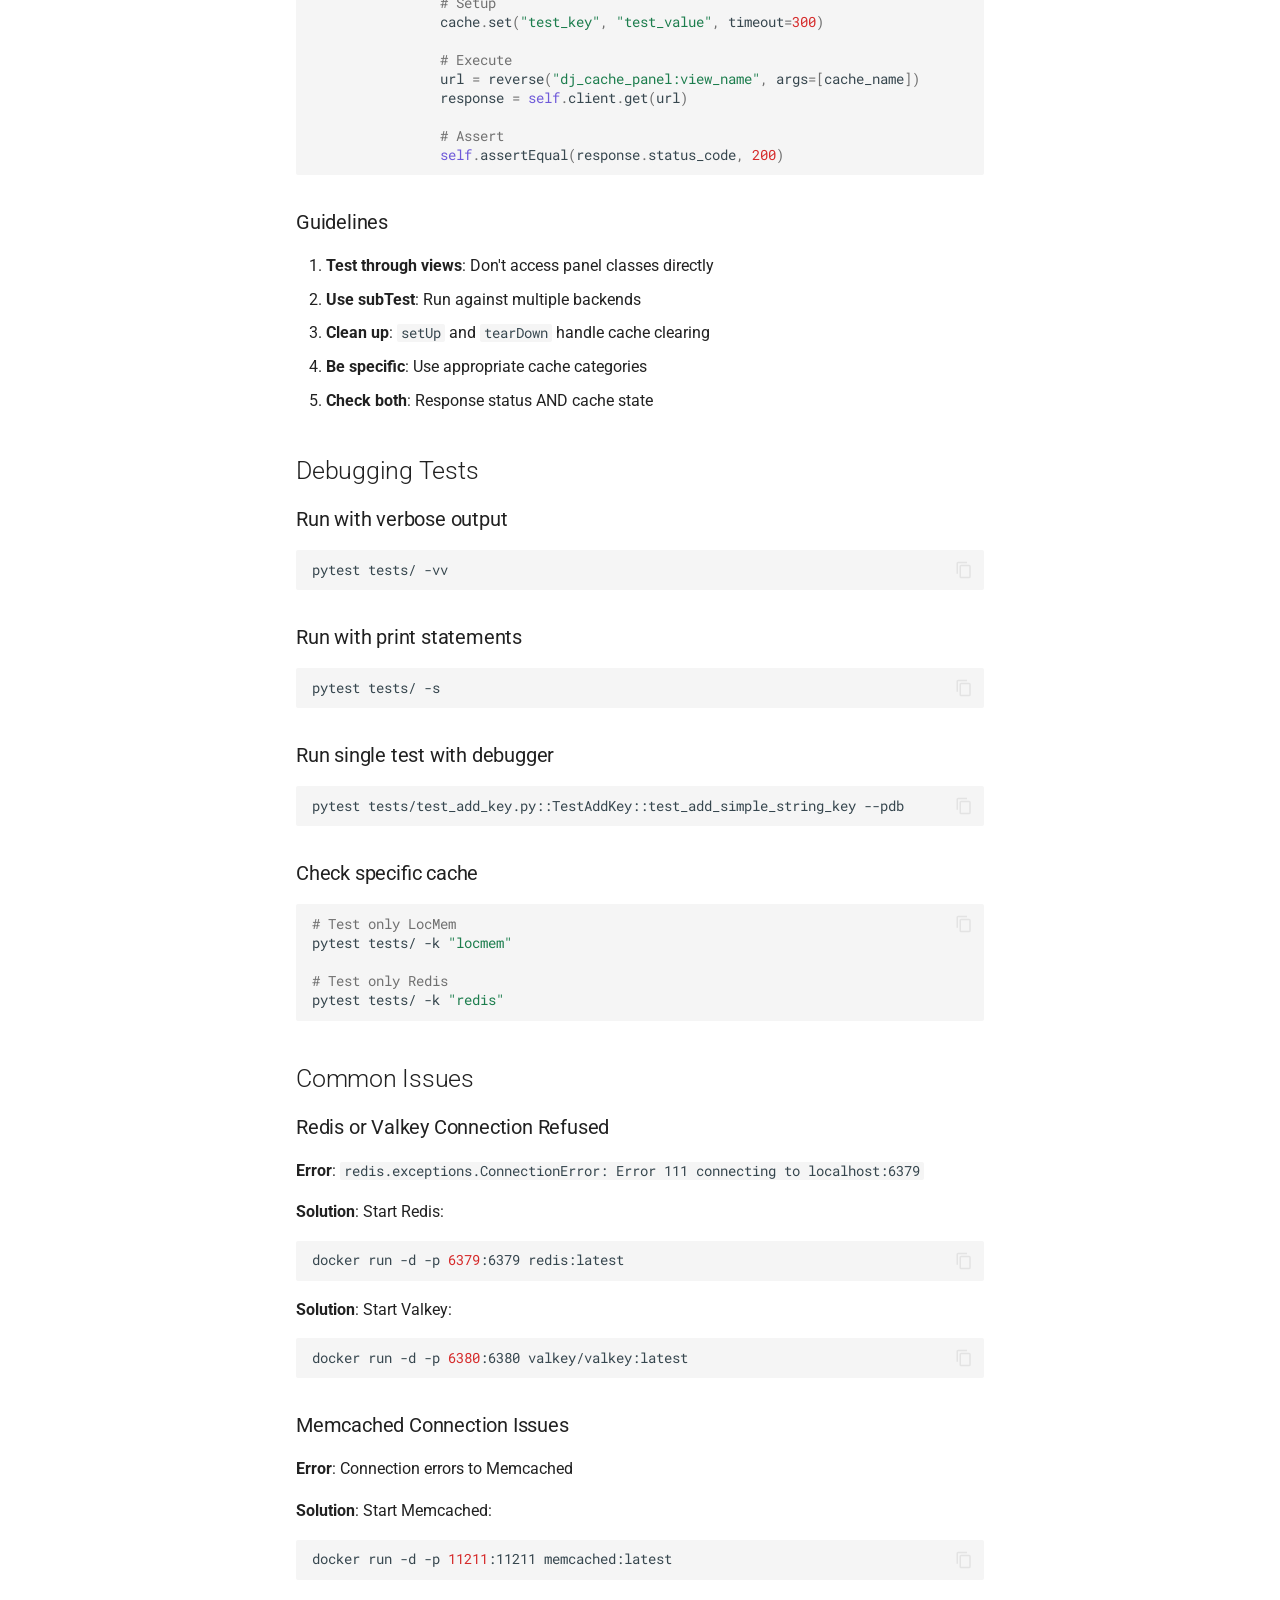
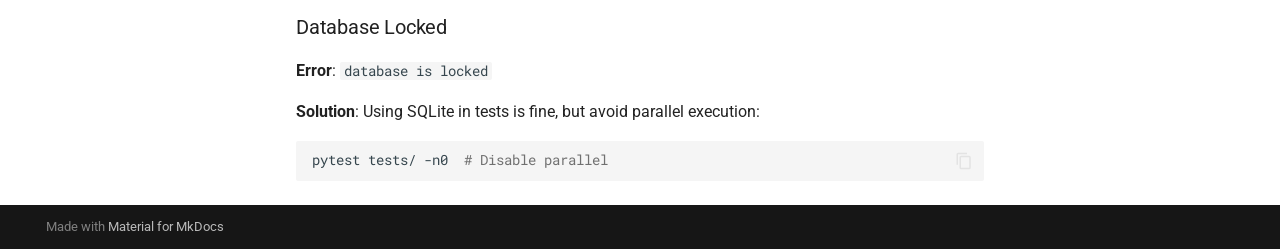
<file: testing/index.html>
<!doctype html>
<html lang="en" class="no-js">
  <head>
    
      <meta charset="utf-8">
      <meta name="viewport" content="width=device-width,initial-scale=1">
      
        <meta name="description" content="A Django Admin panel for browsing, inspecting, and managing Django cache backends">
      
      
        <meta name="author" content="Yasser Toruno">
      
      
        <link rel="canonical" href="https://django-control-room.github.io/dj-cache-panel/testing/">
      
      
        <link rel="prev" href="../contributing/">
      
      
      <link rel="icon" href="../assets/images/favicon.png">
      <meta name="generator" content="mkdocs-1.6.1, mkdocs-material-9.1.12">
    
    
      
        <title>Testing - Django Cache Panel</title>
      
    
    
      <link rel="stylesheet" href="../assets/stylesheets/main.85bb2934.min.css">
      
        
        <link rel="stylesheet" href="../assets/stylesheets/palette.a6bdf11c.min.css">
      
      

    
    
    
      
        
        
        <link rel="preconnect" href="https://fonts.gstatic.com" crossorigin>
        <link rel="stylesheet" href="https://fonts.googleapis.com/css?family=Roboto:300,300i,400,400i,700,700i%7CRoboto+Mono:400,400i,700,700i&display=fallback">
        <style>:root{--md-text-font:"Roboto";--md-code-font:"Roboto Mono"}</style>
      
    
    
    <script>__md_scope=new URL("..",location),__md_hash=e=>[...e].reduce((e,_)=>(e<<5)-e+_.charCodeAt(0),0),__md_get=(e,_=localStorage,t=__md_scope)=>JSON.parse(_.getItem(t.pathname+"."+e)),__md_set=(e,_,t=localStorage,a=__md_scope)=>{try{t.setItem(a.pathname+"."+e,JSON.stringify(_))}catch(e){}}</script>
    
      

    
    
    
  </head>
  
  
    
    
      
    
    
    
    
    <body dir="ltr" data-md-color-scheme="default" data-md-color-primary="green" data-md-color-accent="green">
  
    
    
      <script>var palette=__md_get("__palette");if(palette&&"object"==typeof palette.color)for(var key of Object.keys(palette.color))document.body.setAttribute("data-md-color-"+key,palette.color[key])</script>
    
    <input class="md-toggle" data-md-toggle="drawer" type="checkbox" id="__drawer" autocomplete="off">
    <input class="md-toggle" data-md-toggle="search" type="checkbox" id="__search" autocomplete="off">
    <label class="md-overlay" for="__drawer"></label>
    <div data-md-component="skip">
      
        
        <a href="#testing" class="md-skip">
          Skip to content
        </a>
      
    </div>
    <div data-md-component="announce">
      
    </div>
    
    
      

  

<header class="md-header md-header--shadow md-header--lifted" data-md-component="header">
  <nav class="md-header__inner md-grid" aria-label="Header">
    <a href=".." title="Django Cache Panel" class="md-header__button md-logo" aria-label="Django Cache Panel" data-md-component="logo">
      
  
  <svg xmlns="http://www.w3.org/2000/svg" viewBox="0 0 24 24"><path d="M12 8a3 3 0 0 0 3-3 3 3 0 0 0-3-3 3 3 0 0 0-3 3 3 3 0 0 0 3 3m0 3.54C9.64 9.35 6.5 8 3 8v11c3.5 0 6.64 1.35 9 3.54 2.36-2.19 5.5-3.54 9-3.54V8c-3.5 0-6.64 1.35-9 3.54Z"/></svg>

    </a>
    <label class="md-header__button md-icon" for="__drawer">
      <svg xmlns="http://www.w3.org/2000/svg" viewBox="0 0 24 24"><path d="M3 6h18v2H3V6m0 5h18v2H3v-2m0 5h18v2H3v-2Z"/></svg>
    </label>
    <div class="md-header__title" data-md-component="header-title">
      <div class="md-header__ellipsis">
        <div class="md-header__topic">
          <span class="md-ellipsis">
            Django Cache Panel
          </span>
        </div>
        <div class="md-header__topic" data-md-component="header-topic">
          <span class="md-ellipsis">
            
              Testing
            
          </span>
        </div>
      </div>
    </div>
    
      
        <form class="md-header__option" data-md-component="palette">
          
            
            
            
            <input class="md-option" data-md-color-media="" data-md-color-scheme="default" data-md-color-primary="green" data-md-color-accent="green"  aria-label="Switch to dark mode"  type="radio" name="__palette" id="__palette_1">
            
              <label class="md-header__button md-icon" title="Switch to dark mode" for="__palette_2" hidden>
                <svg xmlns="http://www.w3.org/2000/svg" viewBox="0 0 24 24"><path d="M12 8a4 4 0 0 0-4 4 4 4 0 0 0 4 4 4 4 0 0 0 4-4 4 4 0 0 0-4-4m0 10a6 6 0 0 1-6-6 6 6 0 0 1 6-6 6 6 0 0 1 6 6 6 6 0 0 1-6 6m8-9.31V4h-4.69L12 .69 8.69 4H4v4.69L.69 12 4 15.31V20h4.69L12 23.31 15.31 20H20v-4.69L23.31 12 20 8.69Z"/></svg>
              </label>
            
          
            
            
            
            <input class="md-option" data-md-color-media="" data-md-color-scheme="slate" data-md-color-primary="green" data-md-color-accent="green"  aria-label="Switch to light mode"  type="radio" name="__palette" id="__palette_2">
            
              <label class="md-header__button md-icon" title="Switch to light mode" for="__palette_1" hidden>
                <svg xmlns="http://www.w3.org/2000/svg" viewBox="0 0 24 24"><path d="M12 18c-.89 0-1.74-.2-2.5-.55C11.56 16.5 13 14.42 13 12c0-2.42-1.44-4.5-3.5-5.45C10.26 6.2 11.11 6 12 6a6 6 0 0 1 6 6 6 6 0 0 1-6 6m8-9.31V4h-4.69L12 .69 8.69 4H4v4.69L.69 12 4 15.31V20h4.69L12 23.31 15.31 20H20v-4.69L23.31 12 20 8.69Z"/></svg>
              </label>
            
          
        </form>
      
    
    
    
      <label class="md-header__button md-icon" for="__search">
        <svg xmlns="http://www.w3.org/2000/svg" viewBox="0 0 24 24"><path d="M9.5 3A6.5 6.5 0 0 1 16 9.5c0 1.61-.59 3.09-1.56 4.23l.27.27h.79l5 5-1.5 1.5-5-5v-.79l-.27-.27A6.516 6.516 0 0 1 9.5 16 6.5 6.5 0 0 1 3 9.5 6.5 6.5 0 0 1 9.5 3m0 2C7 5 5 7 5 9.5S7 14 9.5 14 14 12 14 9.5 12 5 9.5 5Z"/></svg>
      </label>
      <div class="md-search" data-md-component="search" role="dialog">
  <label class="md-search__overlay" for="__search"></label>
  <div class="md-search__inner" role="search">
    <form class="md-search__form" name="search">
      <input type="text" class="md-search__input" name="query" aria-label="Search" placeholder="Search" autocapitalize="off" autocorrect="off" autocomplete="off" spellcheck="false" data-md-component="search-query" required>
      <label class="md-search__icon md-icon" for="__search">
        <svg xmlns="http://www.w3.org/2000/svg" viewBox="0 0 24 24"><path d="M9.5 3A6.5 6.5 0 0 1 16 9.5c0 1.61-.59 3.09-1.56 4.23l.27.27h.79l5 5-1.5 1.5-5-5v-.79l-.27-.27A6.516 6.516 0 0 1 9.5 16 6.5 6.5 0 0 1 3 9.5 6.5 6.5 0 0 1 9.5 3m0 2C7 5 5 7 5 9.5S7 14 9.5 14 14 12 14 9.5 12 5 9.5 5Z"/></svg>
        <svg xmlns="http://www.w3.org/2000/svg" viewBox="0 0 24 24"><path d="M20 11v2H8l5.5 5.5-1.42 1.42L4.16 12l7.92-7.92L13.5 5.5 8 11h12Z"/></svg>
      </label>
      <nav class="md-search__options" aria-label="Search">
        
          <a href="javascript:void(0)" class="md-search__icon md-icon" title="Share" aria-label="Share" data-clipboard data-clipboard-text="" data-md-component="search-share" tabindex="-1">
            <svg xmlns="http://www.w3.org/2000/svg" viewBox="0 0 24 24"><path d="M18 16.08c-.76 0-1.44.3-1.96.77L8.91 12.7c.05-.23.09-.46.09-.7 0-.24-.04-.47-.09-.7l7.05-4.11c.54.5 1.25.81 2.04.81a3 3 0 0 0 3-3 3 3 0 0 0-3-3 3 3 0 0 0-3 3c0 .24.04.47.09.7L8.04 9.81C7.5 9.31 6.79 9 6 9a3 3 0 0 0-3 3 3 3 0 0 0 3 3c.79 0 1.5-.31 2.04-.81l7.12 4.15c-.05.21-.08.43-.08.66 0 1.61 1.31 2.91 2.92 2.91 1.61 0 2.92-1.3 2.92-2.91A2.92 2.92 0 0 0 18 16.08Z"/></svg>
          </a>
        
        <button type="reset" class="md-search__icon md-icon" title="Clear" aria-label="Clear" tabindex="-1">
          <svg xmlns="http://www.w3.org/2000/svg" viewBox="0 0 24 24"><path d="M19 6.41 17.59 5 12 10.59 6.41 5 5 6.41 10.59 12 5 17.59 6.41 19 12 13.41 17.59 19 19 17.59 13.41 12 19 6.41Z"/></svg>
        </button>
      </nav>
      
    </form>
    <div class="md-search__output">
      <div class="md-search__scrollwrap" data-md-scrollfix>
        <div class="md-search-result" data-md-component="search-result">
          <div class="md-search-result__meta">
            Initializing search
          </div>
          <ol class="md-search-result__list" role="presentation"></ol>
        </div>
      </div>
    </div>
  </div>
</div>
    
    
      <div class="md-header__source">
        <a href="https://github.com/django-control-room/dj-cache-panel" title="Go to repository" class="md-source" data-md-component="source">
  <div class="md-source__icon md-icon">
    
    <svg xmlns="http://www.w3.org/2000/svg" viewBox="0 0 496 512"><!--! Font Awesome Free 6.4.0 by @fontawesome - https://fontawesome.com License - https://fontawesome.com/license/free (Icons: CC BY 4.0, Fonts: SIL OFL 1.1, Code: MIT License) Copyright 2023 Fonticons, Inc.--><path d="M165.9 397.4c0 2-2.3 3.6-5.2 3.6-3.3.3-5.6-1.3-5.6-3.6 0-2 2.3-3.6 5.2-3.6 3-.3 5.6 1.3 5.6 3.6zm-31.1-4.5c-.7 2 1.3 4.3 4.3 4.9 2.6 1 5.6 0 6.2-2s-1.3-4.3-4.3-5.2c-2.6-.7-5.5.3-6.2 2.3zm44.2-1.7c-2.9.7-4.9 2.6-4.6 4.9.3 2 2.9 3.3 5.9 2.6 2.9-.7 4.9-2.6 4.6-4.6-.3-1.9-3-3.2-5.9-2.9zM244.8 8C106.1 8 0 113.3 0 252c0 110.9 69.8 205.8 169.5 239.2 12.8 2.3 17.3-5.6 17.3-12.1 0-6.2-.3-40.4-.3-61.4 0 0-70 15-84.7-29.8 0 0-11.4-29.1-27.8-36.6 0 0-22.9-15.7 1.6-15.4 0 0 24.9 2 38.6 25.8 21.9 38.6 58.6 27.5 72.9 20.9 2.3-16 8.8-27.1 16-33.7-55.9-6.2-112.3-14.3-112.3-110.5 0-27.5 7.6-41.3 23.6-58.9-2.6-6.5-11.1-33.3 2.6-67.9 20.9-6.5 69 27 69 27 20-5.6 41.5-8.5 62.8-8.5s42.8 2.9 62.8 8.5c0 0 48.1-33.6 69-27 13.7 34.7 5.2 61.4 2.6 67.9 16 17.7 25.8 31.5 25.8 58.9 0 96.5-58.9 104.2-114.8 110.5 9.2 7.9 17 22.9 17 46.4 0 33.7-.3 75.4-.3 83.6 0 6.5 4.6 14.4 17.3 12.1C428.2 457.8 496 362.9 496 252 496 113.3 383.5 8 244.8 8zM97.2 352.9c-1.3 1-1 3.3.7 5.2 1.6 1.6 3.9 2.3 5.2 1 1.3-1 1-3.3-.7-5.2-1.6-1.6-3.9-2.3-5.2-1zm-10.8-8.1c-.7 1.3.3 2.9 2.3 3.9 1.6 1 3.6.7 4.3-.7.7-1.3-.3-2.9-2.3-3.9-2-.6-3.6-.3-4.3.7zm32.4 35.6c-1.6 1.3-1 4.3 1.3 6.2 2.3 2.3 5.2 2.6 6.5 1 1.3-1.3.7-4.3-1.3-6.2-2.2-2.3-5.2-2.6-6.5-1zm-11.4-14.7c-1.6 1-1.6 3.6 0 5.9 1.6 2.3 4.3 3.3 5.6 2.3 1.6-1.3 1.6-3.9 0-6.2-1.4-2.3-4-3.3-5.6-2z"/></svg>
  </div>
  <div class="md-source__repository">
    django-control-room/dj-cache-panel
  </div>
</a>
      </div>
    
  </nav>
  
    
  
</header>
    
    <div class="md-container" data-md-component="container">
      
      
        
      
      <main class="md-main" data-md-component="main">
        <div class="md-main__inner md-grid">
          
            
              
              <div class="md-sidebar md-sidebar--primary" data-md-component="sidebar" data-md-type="navigation" >
                <div class="md-sidebar__scrollwrap">
                  <div class="md-sidebar__inner">
                    


<nav class="md-nav md-nav--primary" aria-label="Navigation" data-md-level="0">
  <label class="md-nav__title" for="__drawer">
    <a href=".." title="Django Cache Panel" class="md-nav__button md-logo" aria-label="Django Cache Panel" data-md-component="logo">
      
  
  <svg xmlns="http://www.w3.org/2000/svg" viewBox="0 0 24 24"><path d="M12 8a3 3 0 0 0 3-3 3 3 0 0 0-3-3 3 3 0 0 0-3 3 3 3 0 0 0 3 3m0 3.54C9.64 9.35 6.5 8 3 8v11c3.5 0 6.64 1.35 9 3.54 2.36-2.19 5.5-3.54 9-3.54V8c-3.5 0-6.64 1.35-9 3.54Z"/></svg>

    </a>
    Django Cache Panel
  </label>
  
    <div class="md-nav__source">
      <a href="https://github.com/django-control-room/dj-cache-panel" title="Go to repository" class="md-source" data-md-component="source">
  <div class="md-source__icon md-icon">
    
    <svg xmlns="http://www.w3.org/2000/svg" viewBox="0 0 496 512"><!--! Font Awesome Free 6.4.0 by @fontawesome - https://fontawesome.com License - https://fontawesome.com/license/free (Icons: CC BY 4.0, Fonts: SIL OFL 1.1, Code: MIT License) Copyright 2023 Fonticons, Inc.--><path d="M165.9 397.4c0 2-2.3 3.6-5.2 3.6-3.3.3-5.6-1.3-5.6-3.6 0-2 2.3-3.6 5.2-3.6 3-.3 5.6 1.3 5.6 3.6zm-31.1-4.5c-.7 2 1.3 4.3 4.3 4.9 2.6 1 5.6 0 6.2-2s-1.3-4.3-4.3-5.2c-2.6-.7-5.5.3-6.2 2.3zm44.2-1.7c-2.9.7-4.9 2.6-4.6 4.9.3 2 2.9 3.3 5.9 2.6 2.9-.7 4.9-2.6 4.6-4.6-.3-1.9-3-3.2-5.9-2.9zM244.8 8C106.1 8 0 113.3 0 252c0 110.9 69.8 205.8 169.5 239.2 12.8 2.3 17.3-5.6 17.3-12.1 0-6.2-.3-40.4-.3-61.4 0 0-70 15-84.7-29.8 0 0-11.4-29.1-27.8-36.6 0 0-22.9-15.7 1.6-15.4 0 0 24.9 2 38.6 25.8 21.9 38.6 58.6 27.5 72.9 20.9 2.3-16 8.8-27.1 16-33.7-55.9-6.2-112.3-14.3-112.3-110.5 0-27.5 7.6-41.3 23.6-58.9-2.6-6.5-11.1-33.3 2.6-67.9 20.9-6.5 69 27 69 27 20-5.6 41.5-8.5 62.8-8.5s42.8 2.9 62.8 8.5c0 0 48.1-33.6 69-27 13.7 34.7 5.2 61.4 2.6 67.9 16 17.7 25.8 31.5 25.8 58.9 0 96.5-58.9 104.2-114.8 110.5 9.2 7.9 17 22.9 17 46.4 0 33.7-.3 75.4-.3 83.6 0 6.5 4.6 14.4 17.3 12.1C428.2 457.8 496 362.9 496 252 496 113.3 383.5 8 244.8 8zM97.2 352.9c-1.3 1-1 3.3.7 5.2 1.6 1.6 3.9 2.3 5.2 1 1.3-1 1-3.3-.7-5.2-1.6-1.6-3.9-2.3-5.2-1zm-10.8-8.1c-.7 1.3.3 2.9 2.3 3.9 1.6 1 3.6.7 4.3-.7.7-1.3-.3-2.9-2.3-3.9-2-.6-3.6-.3-4.3.7zm32.4 35.6c-1.6 1.3-1 4.3 1.3 6.2 2.3 2.3 5.2 2.6 6.5 1 1.3-1.3.7-4.3-1.3-6.2-2.2-2.3-5.2-2.6-6.5-1zm-11.4-14.7c-1.6 1-1.6 3.6 0 5.9 1.6 2.3 4.3 3.3 5.6 2.3 1.6-1.3 1.6-3.9 0-6.2-1.4-2.3-4-3.3-5.6-2z"/></svg>
  </div>
  <div class="md-source__repository">
    django-control-room/dj-cache-panel
  </div>
</a>
    </div>
  
  <ul class="md-nav__list" data-md-scrollfix>
    
      
      
      

  
  
  
    <li class="md-nav__item">
      <a href=".." class="md-nav__link">
        Home
      </a>
    </li>
  

    
      
      
      

  
  
  
    
      
    
    <li class="md-nav__item md-nav__item--section md-nav__item--nested">
      
      
      
      
        
      
      <input class="md-nav__toggle md-toggle md-toggle--indeterminate" type="checkbox" id="__nav_2" >
      
      
      
        <label class="md-nav__link" for="__nav_2" id="__nav_2_label" tabindex="0">
          Getting Started
          <span class="md-nav__icon md-icon"></span>
        </label>
      
      <nav class="md-nav" data-md-level="1" aria-labelledby="__nav_2_label" aria-expanded="false">
        <label class="md-nav__title" for="__nav_2">
          <span class="md-nav__icon md-icon"></span>
          Getting Started
        </label>
        <ul class="md-nav__list" data-md-scrollfix>
          
            
              
  
  
  
    <li class="md-nav__item">
      <a href="../installation/" class="md-nav__link">
        Installation
      </a>
    </li>
  

            
          
            
              
  
  
  
    <li class="md-nav__item">
      <a href="../configuration/" class="md-nav__link">
        Configuration
      </a>
    </li>
  

            
          
            
              
  
  
  
    <li class="md-nav__item">
      <a href="../scopes/" class="md-nav__link">
        Scopes
      </a>
    </li>
  

            
          
        </ul>
      </nav>
    </li>
  

    
      
      
      

  
  
  
    
      
    
    <li class="md-nav__item md-nav__item--section md-nav__item--nested">
      
      
      
      
        
      
      <input class="md-nav__toggle md-toggle md-toggle--indeterminate" type="checkbox" id="__nav_3" >
      
      
      
        <label class="md-nav__link" for="__nav_3" id="__nav_3_label" tabindex="0">
          Features
          <span class="md-nav__icon md-icon"></span>
        </label>
      
      <nav class="md-nav" data-md-level="1" aria-labelledby="__nav_3_label" aria-expanded="false">
        <label class="md-nav__title" for="__nav_3">
          <span class="md-nav__icon md-icon"></span>
          Features
        </label>
        <ul class="md-nav__list" data-md-scrollfix>
          
            
              
  
  
  
    <li class="md-nav__item">
      <a href="../features/" class="md-nav__link">
        Features
      </a>
    </li>
  

            
          
        </ul>
      </nav>
    </li>
  

    
      
      
      

  
  
  
    <li class="md-nav__item">
      <a href="../contributing/" class="md-nav__link">
        Contributing
      </a>
    </li>
  

    
      
      
      

  
  
    
  
  
    <li class="md-nav__item md-nav__item--active">
      
      <input class="md-nav__toggle md-toggle" type="checkbox" id="__toc">
      
      
        
      
      
        <label class="md-nav__link md-nav__link--active" for="__toc">
          Testing
          <span class="md-nav__icon md-icon"></span>
        </label>
      
      <a href="./" class="md-nav__link md-nav__link--active">
        Testing
      </a>
      
        

<nav class="md-nav md-nav--secondary" aria-label="Table of contents">
  
  
  
    
  
  
    <label class="md-nav__title" for="__toc">
      <span class="md-nav__icon md-icon"></span>
      Table of contents
    </label>
    <ul class="md-nav__list" data-md-component="toc" data-md-scrollfix>
      
        <li class="md-nav__item">
  <a href="#overview" class="md-nav__link">
    Overview
  </a>
  
</li>
      
        <li class="md-nav__item">
  <a href="#test-structure" class="md-nav__link">
    Test Structure
  </a>
  
</li>
      
        <li class="md-nav__item">
  <a href="#running-tests" class="md-nav__link">
    Running Tests
  </a>
  
    <nav class="md-nav" aria-label="Running Tests">
      <ul class="md-nav__list">
        
          <li class="md-nav__item">
  <a href="#prerequisites" class="md-nav__link">
    Prerequisites
  </a>
  
</li>
        
          <li class="md-nav__item">
  <a href="#run-all-tests" class="md-nav__link">
    Run All Tests
  </a>
  
</li>
        
          <li class="md-nav__item">
  <a href="#run-specific-tests" class="md-nav__link">
    Run Specific Tests
  </a>
  
</li>
        
          <li class="md-nav__item">
  <a href="#with-coverage" class="md-nav__link">
    With Coverage
  </a>
  
</li>
        
      </ul>
    </nav>
  
</li>
      
        <li class="md-nav__item">
  <a href="#test-configuration" class="md-nav__link">
    Test Configuration
  </a>
  
    <nav class="md-nav" aria-label="Test Configuration">
      <ul class="md-nav__list">
        
          <li class="md-nav__item">
  <a href="#cache-backends-basepy" class="md-nav__link">
    Cache Backends (base.py)
  </a>
  
</li>
        
          <li class="md-nav__item">
  <a href="#cache-categories" class="md-nav__link">
    Cache Categories
  </a>
  
</li>
        
          <li class="md-nav__item">
  <a href="#valkey-backend-support" class="md-nav__link">
    Valkey Backend Support
  </a>
  
</li>
        
      </ul>
    </nav>
  
</li>
      
        <li class="md-nav__item">
  <a href="#test-patterns" class="md-nav__link">
    Test Patterns
  </a>
  
    <nav class="md-nav" aria-label="Test Patterns">
      <ul class="md-nav__list">
        
          <li class="md-nav__item">
  <a href="#view-layer-testing" class="md-nav__link">
    View Layer Testing
  </a>
  
</li>
        
          <li class="md-nav__item">
  <a href="#subtests-for-multiple-backends" class="md-nav__link">
    SubTests for Multiple Backends
  </a>
  
</li>
        
      </ul>
    </nav>
  
</li>
      
        <li class="md-nav__item">
  <a href="#test-coverage" class="md-nav__link">
    Test Coverage
  </a>
  
    <nav class="md-nav" aria-label="Test Coverage">
      <ul class="md-nav__list">
        
          <li class="md-nav__item">
  <a href="#admin-integration-test_adminpy" class="md-nav__link">
    Admin Integration (test_admin.py)
  </a>
  
</li>
        
          <li class="md-nav__item">
  <a href="#key-search-test_key_searchpy" class="md-nav__link">
    Key Search (test_key_search.py)
  </a>
  
</li>
        
          <li class="md-nav__item">
  <a href="#add-keys-test_add_keypy" class="md-nav__link">
    Add Keys (test_add_key.py)
  </a>
  
</li>
        
          <li class="md-nav__item">
  <a href="#edit-keys-test_edit_keypy" class="md-nav__link">
    Edit Keys (test_edit_key.py)
  </a>
  
</li>
        
          <li class="md-nav__item">
  <a href="#delete-keys-test_delete_keypy" class="md-nav__link">
    Delete Keys (test_delete_key.py)
  </a>
  
</li>
        
          <li class="md-nav__item">
  <a href="#flush-cache-test_flush_cachepy" class="md-nav__link">
    Flush Cache (test_flush_cache.py)
  </a>
  
</li>
        
      </ul>
    </nav>
  
</li>
      
        <li class="md-nav__item">
  <a href="#environment-variables" class="md-nav__link">
    Environment Variables
  </a>
  
</li>
      
        <li class="md-nav__item">
  <a href="#cicd-integration" class="md-nav__link">
    CI/CD Integration
  </a>
  
    <nav class="md-nav" aria-label="CI/CD Integration">
      <ul class="md-nav__list">
        
          <li class="md-nav__item">
  <a href="#github-actions" class="md-nav__link">
    GitHub Actions
  </a>
  
</li>
        
          <li class="md-nav__item">
  <a href="#gitlab-ci" class="md-nav__link">
    GitLab CI
  </a>
  
</li>
        
      </ul>
    </nav>
  
</li>
      
        <li class="md-nav__item">
  <a href="#writing-tests" class="md-nav__link">
    Writing Tests
  </a>
  
    <nav class="md-nav" aria-label="Writing Tests">
      <ul class="md-nav__list">
        
          <li class="md-nav__item">
  <a href="#test-template" class="md-nav__link">
    Test Template
  </a>
  
</li>
        
          <li class="md-nav__item">
  <a href="#guidelines" class="md-nav__link">
    Guidelines
  </a>
  
</li>
        
      </ul>
    </nav>
  
</li>
      
        <li class="md-nav__item">
  <a href="#debugging-tests" class="md-nav__link">
    Debugging Tests
  </a>
  
    <nav class="md-nav" aria-label="Debugging Tests">
      <ul class="md-nav__list">
        
          <li class="md-nav__item">
  <a href="#run-with-verbose-output" class="md-nav__link">
    Run with verbose output
  </a>
  
</li>
        
          <li class="md-nav__item">
  <a href="#run-with-print-statements" class="md-nav__link">
    Run with print statements
  </a>
  
</li>
        
          <li class="md-nav__item">
  <a href="#run-single-test-with-debugger" class="md-nav__link">
    Run single test with debugger
  </a>
  
</li>
        
          <li class="md-nav__item">
  <a href="#check-specific-cache" class="md-nav__link">
    Check specific cache
  </a>
  
</li>
        
      </ul>
    </nav>
  
</li>
      
        <li class="md-nav__item">
  <a href="#common-issues" class="md-nav__link">
    Common Issues
  </a>
  
    <nav class="md-nav" aria-label="Common Issues">
      <ul class="md-nav__list">
        
          <li class="md-nav__item">
  <a href="#redis-or-valkey-connection-refused" class="md-nav__link">
    Redis or Valkey Connection Refused
  </a>
  
</li>
        
          <li class="md-nav__item">
  <a href="#memcached-connection-issues" class="md-nav__link">
    Memcached Connection Issues
  </a>
  
</li>
        
          <li class="md-nav__item">
  <a href="#database-locked" class="md-nav__link">
    Database Locked
  </a>
  
</li>
        
      </ul>
    </nav>
  
</li>
      
    </ul>
  
</nav>
      
    </li>
  

    
  </ul>
</nav>
                  </div>
                </div>
              </div>
            
            
              
              <div class="md-sidebar md-sidebar--secondary" data-md-component="sidebar" data-md-type="toc" >
                <div class="md-sidebar__scrollwrap">
                  <div class="md-sidebar__inner">
                    

<nav class="md-nav md-nav--secondary" aria-label="Table of contents">
  
  
  
    
  
  
    <label class="md-nav__title" for="__toc">
      <span class="md-nav__icon md-icon"></span>
      Table of contents
    </label>
    <ul class="md-nav__list" data-md-component="toc" data-md-scrollfix>
      
        <li class="md-nav__item">
  <a href="#overview" class="md-nav__link">
    Overview
  </a>
  
</li>
      
        <li class="md-nav__item">
  <a href="#test-structure" class="md-nav__link">
    Test Structure
  </a>
  
</li>
      
        <li class="md-nav__item">
  <a href="#running-tests" class="md-nav__link">
    Running Tests
  </a>
  
    <nav class="md-nav" aria-label="Running Tests">
      <ul class="md-nav__list">
        
          <li class="md-nav__item">
  <a href="#prerequisites" class="md-nav__link">
    Prerequisites
  </a>
  
</li>
        
          <li class="md-nav__item">
  <a href="#run-all-tests" class="md-nav__link">
    Run All Tests
  </a>
  
</li>
        
          <li class="md-nav__item">
  <a href="#run-specific-tests" class="md-nav__link">
    Run Specific Tests
  </a>
  
</li>
        
          <li class="md-nav__item">
  <a href="#with-coverage" class="md-nav__link">
    With Coverage
  </a>
  
</li>
        
      </ul>
    </nav>
  
</li>
      
        <li class="md-nav__item">
  <a href="#test-configuration" class="md-nav__link">
    Test Configuration
  </a>
  
    <nav class="md-nav" aria-label="Test Configuration">
      <ul class="md-nav__list">
        
          <li class="md-nav__item">
  <a href="#cache-backends-basepy" class="md-nav__link">
    Cache Backends (base.py)
  </a>
  
</li>
        
          <li class="md-nav__item">
  <a href="#cache-categories" class="md-nav__link">
    Cache Categories
  </a>
  
</li>
        
          <li class="md-nav__item">
  <a href="#valkey-backend-support" class="md-nav__link">
    Valkey Backend Support
  </a>
  
</li>
        
      </ul>
    </nav>
  
</li>
      
        <li class="md-nav__item">
  <a href="#test-patterns" class="md-nav__link">
    Test Patterns
  </a>
  
    <nav class="md-nav" aria-label="Test Patterns">
      <ul class="md-nav__list">
        
          <li class="md-nav__item">
  <a href="#view-layer-testing" class="md-nav__link">
    View Layer Testing
  </a>
  
</li>
        
          <li class="md-nav__item">
  <a href="#subtests-for-multiple-backends" class="md-nav__link">
    SubTests for Multiple Backends
  </a>
  
</li>
        
      </ul>
    </nav>
  
</li>
      
        <li class="md-nav__item">
  <a href="#test-coverage" class="md-nav__link">
    Test Coverage
  </a>
  
    <nav class="md-nav" aria-label="Test Coverage">
      <ul class="md-nav__list">
        
          <li class="md-nav__item">
  <a href="#admin-integration-test_adminpy" class="md-nav__link">
    Admin Integration (test_admin.py)
  </a>
  
</li>
        
          <li class="md-nav__item">
  <a href="#key-search-test_key_searchpy" class="md-nav__link">
    Key Search (test_key_search.py)
  </a>
  
</li>
        
          <li class="md-nav__item">
  <a href="#add-keys-test_add_keypy" class="md-nav__link">
    Add Keys (test_add_key.py)
  </a>
  
</li>
        
          <li class="md-nav__item">
  <a href="#edit-keys-test_edit_keypy" class="md-nav__link">
    Edit Keys (test_edit_key.py)
  </a>
  
</li>
        
          <li class="md-nav__item">
  <a href="#delete-keys-test_delete_keypy" class="md-nav__link">
    Delete Keys (test_delete_key.py)
  </a>
  
</li>
        
          <li class="md-nav__item">
  <a href="#flush-cache-test_flush_cachepy" class="md-nav__link">
    Flush Cache (test_flush_cache.py)
  </a>
  
</li>
        
      </ul>
    </nav>
  
</li>
      
        <li class="md-nav__item">
  <a href="#environment-variables" class="md-nav__link">
    Environment Variables
  </a>
  
</li>
      
        <li class="md-nav__item">
  <a href="#cicd-integration" class="md-nav__link">
    CI/CD Integration
  </a>
  
    <nav class="md-nav" aria-label="CI/CD Integration">
      <ul class="md-nav__list">
        
          <li class="md-nav__item">
  <a href="#github-actions" class="md-nav__link">
    GitHub Actions
  </a>
  
</li>
        
          <li class="md-nav__item">
  <a href="#gitlab-ci" class="md-nav__link">
    GitLab CI
  </a>
  
</li>
        
      </ul>
    </nav>
  
</li>
      
        <li class="md-nav__item">
  <a href="#writing-tests" class="md-nav__link">
    Writing Tests
  </a>
  
    <nav class="md-nav" aria-label="Writing Tests">
      <ul class="md-nav__list">
        
          <li class="md-nav__item">
  <a href="#test-template" class="md-nav__link">
    Test Template
  </a>
  
</li>
        
          <li class="md-nav__item">
  <a href="#guidelines" class="md-nav__link">
    Guidelines
  </a>
  
</li>
        
      </ul>
    </nav>
  
</li>
      
        <li class="md-nav__item">
  <a href="#debugging-tests" class="md-nav__link">
    Debugging Tests
  </a>
  
    <nav class="md-nav" aria-label="Debugging Tests">
      <ul class="md-nav__list">
        
          <li class="md-nav__item">
  <a href="#run-with-verbose-output" class="md-nav__link">
    Run with verbose output
  </a>
  
</li>
        
          <li class="md-nav__item">
  <a href="#run-with-print-statements" class="md-nav__link">
    Run with print statements
  </a>
  
</li>
        
          <li class="md-nav__item">
  <a href="#run-single-test-with-debugger" class="md-nav__link">
    Run single test with debugger
  </a>
  
</li>
        
          <li class="md-nav__item">
  <a href="#check-specific-cache" class="md-nav__link">
    Check specific cache
  </a>
  
</li>
        
      </ul>
    </nav>
  
</li>
      
        <li class="md-nav__item">
  <a href="#common-issues" class="md-nav__link">
    Common Issues
  </a>
  
    <nav class="md-nav" aria-label="Common Issues">
      <ul class="md-nav__list">
        
          <li class="md-nav__item">
  <a href="#redis-or-valkey-connection-refused" class="md-nav__link">
    Redis or Valkey Connection Refused
  </a>
  
</li>
        
          <li class="md-nav__item">
  <a href="#memcached-connection-issues" class="md-nav__link">
    Memcached Connection Issues
  </a>
  
</li>
        
          <li class="md-nav__item">
  <a href="#database-locked" class="md-nav__link">
    Database Locked
  </a>
  
</li>
        
      </ul>
    </nav>
  
</li>
      
    </ul>
  
</nav>
                  </div>
                </div>
              </div>
            
          
          
            <div class="md-content" data-md-component="content">
              <article class="md-content__inner md-typeset">
                
                  

  
  


<h1 id="testing">Testing</h1>
<p>Comprehensive test suite for Django Cache Panel.</p>
<h2 id="overview">Overview</h2>
<p>Tests are functional (end-to-end) and target the view layer to ensure complete coverage.</p>
<h2 id="test-structure">Test Structure</h2>
<div class="language-text highlight"><pre><span></span><code><span id="__span-0-1"><a id="__codelineno-0-1" name="__codelineno-0-1" href="#__codelineno-0-1"></a>tests/
</span><span id="__span-0-2"><a id="__codelineno-0-2" name="__codelineno-0-2" href="#__codelineno-0-2"></a>├── base.py              # Base test class and configuration
</span><span id="__span-0-3"><a id="__codelineno-0-3" name="__codelineno-0-3" href="#__codelineno-0-3"></a>├── conftest.py          # Pytest configuration
</span><span id="__span-0-4"><a id="__codelineno-0-4" name="__codelineno-0-4" href="#__codelineno-0-4"></a>├── test_admin.py        # Admin integration tests
</span><span id="__span-0-5"><a id="__codelineno-0-5" name="__codelineno-0-5" href="#__codelineno-0-5"></a>├── test_key_search.py   # Key search functionality
</span><span id="__span-0-6"><a id="__codelineno-0-6" name="__codelineno-0-6" href="#__codelineno-0-6"></a>├── test_add_key.py      # Adding keys
</span><span id="__span-0-7"><a id="__codelineno-0-7" name="__codelineno-0-7" href="#__codelineno-0-7"></a>├── test_edit_key.py     # Editing keys
</span><span id="__span-0-8"><a id="__codelineno-0-8" name="__codelineno-0-8" href="#__codelineno-0-8"></a>├── test_delete_key.py   # Deleting keys
</span><span id="__span-0-9"><a id="__codelineno-0-9" name="__codelineno-0-9" href="#__codelineno-0-9"></a>└── test_flush_cache.py  # Flushing caches
</span></code></pre></div>
<h2 id="running-tests">Running Tests</h2>
<h3 id="prerequisites">Prerequisites</h3>
<p>Redis, Valkey, and Memcached must be running:</p>
<div class="language-bash highlight"><pre><span></span><code><span id="__span-1-1"><a id="__codelineno-1-1" name="__codelineno-1-1" href="#__codelineno-1-1"></a><span class="c1"># Using Docker Compose (recommended)</span>
</span><span id="__span-1-2"><a id="__codelineno-1-2" name="__codelineno-1-2" href="#__codelineno-1-2"></a>docker-compose<span class="w"> </span>up<span class="w"> </span>-d
</span><span id="__span-1-3"><a id="__codelineno-1-3" name="__codelineno-1-3" href="#__codelineno-1-3"></a>
</span><span id="__span-1-4"><a id="__codelineno-1-4" name="__codelineno-1-4" href="#__codelineno-1-4"></a><span class="c1"># Or start individual containers</span>
</span><span id="__span-1-5"><a id="__codelineno-1-5" name="__codelineno-1-5" href="#__codelineno-1-5"></a>docker<span class="w"> </span>run<span class="w"> </span>-d<span class="w"> </span>-p<span class="w"> </span><span class="m">6379</span>:6379<span class="w"> </span>redis:latest
</span><span id="__span-1-6"><a id="__codelineno-1-6" name="__codelineno-1-6" href="#__codelineno-1-6"></a>docker<span class="w"> </span>run<span class="w"> </span>-d<span class="w"> </span>-p<span class="w"> </span><span class="m">6380</span>:6380<span class="w"> </span>valkey/valkey:latest
</span><span id="__span-1-7"><a id="__codelineno-1-7" name="__codelineno-1-7" href="#__codelineno-1-7"></a>docker<span class="w"> </span>run<span class="w"> </span>-d<span class="w"> </span>-p<span class="w"> </span><span class="m">11211</span>:11211<span class="w"> </span>memcached:latest
</span><span id="__span-1-8"><a id="__codelineno-1-8" name="__codelineno-1-8" href="#__codelineno-1-8"></a>docker<span class="w"> </span>run<span class="w"> </span>-d<span class="w"> </span>-p<span class="w"> </span><span class="m">5432</span>:5432<span class="w"> </span>postgres:latest
</span></code></pre></div>
<h3 id="run-all-tests">Run All Tests</h3>
<div class="language-bash highlight"><pre><span></span><code><span id="__span-2-1"><a id="__codelineno-2-1" name="__codelineno-2-1" href="#__codelineno-2-1"></a><span class="c1"># Using Make with Docker</span>
</span><span id="__span-2-2"><a id="__codelineno-2-2" name="__codelineno-2-2" href="#__codelineno-2-2"></a>make<span class="w"> </span>test_docker
</span><span id="__span-2-3"><a id="__codelineno-2-3" name="__codelineno-2-3" href="#__codelineno-2-3"></a>
</span><span id="__span-2-4"><a id="__codelineno-2-4" name="__codelineno-2-4" href="#__codelineno-2-4"></a><span class="c1"># Using Make locally</span>
</span><span id="__span-2-5"><a id="__codelineno-2-5" name="__codelineno-2-5" href="#__codelineno-2-5"></a>make<span class="w"> </span>test_local
</span><span id="__span-2-6"><a id="__codelineno-2-6" name="__codelineno-2-6" href="#__codelineno-2-6"></a>
</span><span id="__span-2-7"><a id="__codelineno-2-7" name="__codelineno-2-7" href="#__codelineno-2-7"></a><span class="c1"># Using pytest directly</span>
</span><span id="__span-2-8"><a id="__codelineno-2-8" name="__codelineno-2-8" href="#__codelineno-2-8"></a>pytest<span class="w"> </span>tests/
</span><span id="__span-2-9"><a id="__codelineno-2-9" name="__codelineno-2-9" href="#__codelineno-2-9"></a>
</span><span id="__span-2-10"><a id="__codelineno-2-10" name="__codelineno-2-10" href="#__codelineno-2-10"></a><span class="c1"># With verbose output</span>
</span><span id="__span-2-11"><a id="__codelineno-2-11" name="__codelineno-2-11" href="#__codelineno-2-11"></a>pytest<span class="w"> </span>tests/<span class="w"> </span>-v
</span></code></pre></div>
<h3 id="run-specific-tests">Run Specific Tests</h3>
<div class="language-bash highlight"><pre><span></span><code><span id="__span-3-1"><a id="__codelineno-3-1" name="__codelineno-3-1" href="#__codelineno-3-1"></a><span class="c1"># Single file</span>
</span><span id="__span-3-2"><a id="__codelineno-3-2" name="__codelineno-3-2" href="#__codelineno-3-2"></a>pytest<span class="w"> </span>tests/test_add_key.py
</span><span id="__span-3-3"><a id="__codelineno-3-3" name="__codelineno-3-3" href="#__codelineno-3-3"></a>
</span><span id="__span-3-4"><a id="__codelineno-3-4" name="__codelineno-3-4" href="#__codelineno-3-4"></a><span class="c1"># Single test</span>
</span><span id="__span-3-5"><a id="__codelineno-3-5" name="__codelineno-3-5" href="#__codelineno-3-5"></a>pytest<span class="w"> </span>tests/test_add_key.py::TestAddKey::test_add_simple_string_key
</span><span id="__span-3-6"><a id="__codelineno-3-6" name="__codelineno-3-6" href="#__codelineno-3-6"></a>
</span><span id="__span-3-7"><a id="__codelineno-3-7" name="__codelineno-3-7" href="#__codelineno-3-7"></a><span class="c1"># With pattern</span>
</span><span id="__span-3-8"><a id="__codelineno-3-8" name="__codelineno-3-8" href="#__codelineno-3-8"></a>pytest<span class="w"> </span>tests/<span class="w"> </span>-k<span class="w"> </span><span class="s2">&quot;add_key&quot;</span>
</span></code></pre></div>
<h3 id="with-coverage">With Coverage</h3>
<div class="language-bash highlight"><pre><span></span><code><span id="__span-4-1"><a id="__codelineno-4-1" name="__codelineno-4-1" href="#__codelineno-4-1"></a>pytest<span class="w"> </span>--cov<span class="o">=</span>dj_cache_panel<span class="w"> </span>tests/
</span><span id="__span-4-2"><a id="__codelineno-4-2" name="__codelineno-4-2" href="#__codelineno-4-2"></a>
</span><span id="__span-4-3"><a id="__codelineno-4-3" name="__codelineno-4-3" href="#__codelineno-4-3"></a><span class="c1"># HTML report</span>
</span><span id="__span-4-4"><a id="__codelineno-4-4" name="__codelineno-4-4" href="#__codelineno-4-4"></a>pytest<span class="w"> </span>--cov<span class="o">=</span>dj_cache_panel<span class="w"> </span>--cov-report<span class="o">=</span>html<span class="w"> </span>tests/
</span><span id="__span-4-5"><a id="__codelineno-4-5" name="__codelineno-4-5" href="#__codelineno-4-5"></a>open<span class="w"> </span>htmlcov/index.html
</span></code></pre></div>
<h2 id="test-configuration">Test Configuration</h2>
<h3 id="cache-backends-basepy">Cache Backends (<code>base.py</code>)</h3>
<p>Tests run against multiple backends:</p>
<div class="language-python highlight"><pre><span></span><code><span id="__span-5-1"><a id="__codelineno-5-1" name="__codelineno-5-1" href="#__codelineno-5-1"></a><span class="n">TEST_CACHES</span> <span class="o">=</span> <span class="p">{</span>
</span><span id="__span-5-2"><a id="__codelineno-5-2" name="__codelineno-5-2" href="#__codelineno-5-2"></a>    <span class="s1">&#39;default&#39;</span><span class="p">:</span> <span class="n">LocMemCache</span><span class="p">,</span>
</span><span id="__span-5-3"><a id="__codelineno-5-3" name="__codelineno-5-3" href="#__codelineno-5-3"></a>    <span class="s1">&#39;locmem&#39;</span><span class="p">:</span> <span class="n">LocMemCache</span><span class="p">,</span>
</span><span id="__span-5-4"><a id="__codelineno-5-4" name="__codelineno-5-4" href="#__codelineno-5-4"></a>    <span class="s1">&#39;database&#39;</span><span class="p">:</span> <span class="n">DatabaseCache</span><span class="p">,</span>
</span><span id="__span-5-5"><a id="__codelineno-5-5" name="__codelineno-5-5" href="#__codelineno-5-5"></a>    <span class="s1">&#39;filesystem&#39;</span><span class="p">:</span> <span class="n">FileBasedCache</span><span class="p">,</span>
</span><span id="__span-5-6"><a id="__codelineno-5-6" name="__codelineno-5-6" href="#__codelineno-5-6"></a>    <span class="s1">&#39;dummy&#39;</span><span class="p">:</span> <span class="n">DummyCache</span><span class="p">,</span>
</span><span id="__span-5-7"><a id="__codelineno-5-7" name="__codelineno-5-7" href="#__codelineno-5-7"></a>    <span class="s1">&#39;redis&#39;</span><span class="p">:</span> <span class="n">RedisCache</span><span class="p">,</span>
</span><span id="__span-5-8"><a id="__codelineno-5-8" name="__codelineno-5-8" href="#__codelineno-5-8"></a>    <span class="s1">&#39;django_redis&#39;</span><span class="p">:</span> <span class="n">DjangoRedisCache</span><span class="p">,</span>
</span><span id="__span-5-9"><a id="__codelineno-5-9" name="__codelineno-5-9" href="#__codelineno-5-9"></a>    <span class="s1">&#39;django_valkey&#39;</span><span class="p">:</span> <span class="n">DjangoValkeyCache</span><span class="p">,</span>
</span><span id="__span-5-10"><a id="__codelineno-5-10" name="__codelineno-5-10" href="#__codelineno-5-10"></a>    <span class="s1">&#39;memcached&#39;</span><span class="p">:</span> <span class="n">MemcachedCache</span><span class="p">,</span>
</span><span id="__span-5-11"><a id="__codelineno-5-11" name="__codelineno-5-11" href="#__codelineno-5-11"></a><span class="p">}</span>
</span></code></pre></div>
<h3 id="cache-categories">Cache Categories</h3>
<p>Tests iterate through categorized caches:</p>
<ul>
<li><strong>QUERY_SUPPORTED_CACHES</strong>: <code>locmem</code>, <code>database</code>, <code>redis</code>, <code>django_redis</code>, <code>django_valkey</code> (if installed)</li>
<li><strong>NON_QUERY_CACHES</strong>: <code>dummy</code>, <code>filesystem</code>, <code>memcached</code></li>
<li><strong>OPERATIONAL_CACHES</strong>: <code>locmem</code>, <code>redis</code>, <code>django_redis</code>, <code>django_valkey</code> (if installed), <code>memcached</code>, <code>database</code></li>
</ul>
<h3 id="valkey-backend-support">Valkey Backend Support</h3>
<p>The <code>django_valkey</code> cache backend is included in test coverage when:
1. <code>django-valkey</code> package is installed
2. Valkey service is running on port 6380</p>
<p>The test suite automatically detects whether Valkey is available and includes/excludes it from test runs accordingly using <code>importlib.util.find_spec()</code> for safe runtime detection.</p>
<p>Test configuration in <code>tests/base.py</code>:
<div class="language-python highlight"><pre><span></span><code><span id="__span-6-1"><a id="__codelineno-6-1" name="__codelineno-6-1" href="#__codelineno-6-1"></a><span class="k">if</span> <span class="n">importlib</span><span class="o">.</span><span class="n">util</span><span class="o">.</span><span class="n">find_spec</span><span class="p">(</span><span class="s2">&quot;django_valkey&quot;</span><span class="p">)</span> <span class="ow">is</span> <span class="ow">not</span> <span class="kc">None</span><span class="p">:</span>
</span><span id="__span-6-2"><a id="__codelineno-6-2" name="__codelineno-6-2" href="#__codelineno-6-2"></a>    <span class="n">QUERY_SUPPORTED_CACHES</span><span class="o">.</span><span class="n">append</span><span class="p">(</span><span class="s2">&quot;django_valkey&quot;</span><span class="p">)</span>
</span><span id="__span-6-3"><a id="__codelineno-6-3" name="__codelineno-6-3" href="#__codelineno-6-3"></a>    <span class="n">OPERATIONAL_CACHES</span><span class="o">.</span><span class="n">append</span><span class="p">(</span><span class="s2">&quot;django_valkey&quot;</span><span class="p">)</span>
</span><span id="__span-6-4"><a id="__codelineno-6-4" name="__codelineno-6-4" href="#__codelineno-6-4"></a>    <span class="n">TEST_CACHES</span><span class="p">[</span><span class="s2">&quot;django_valkey&quot;</span><span class="p">]</span> <span class="o">=</span> <span class="p">{</span>
</span><span id="__span-6-5"><a id="__codelineno-6-5" name="__codelineno-6-5" href="#__codelineno-6-5"></a>        <span class="s2">&quot;BACKEND&quot;</span><span class="p">:</span> <span class="s2">&quot;django_valkey.cache.ValkeyCache&quot;</span><span class="p">,</span>
</span><span id="__span-6-6"><a id="__codelineno-6-6" name="__codelineno-6-6" href="#__codelineno-6-6"></a>        <span class="s2">&quot;LOCATION&quot;</span><span class="p">:</span> <span class="sa">f</span><span class="s2">&quot;valkey://</span><span class="si">{</span><span class="n">VALKEY_HOST</span><span class="si">}</span><span class="s2">:</span><span class="si">{</span><span class="n">VALKEY_PORT</span><span class="si">}</span><span class="s2">/2&quot;</span><span class="p">,</span>
</span><span id="__span-6-7"><a id="__codelineno-6-7" name="__codelineno-6-7" href="#__codelineno-6-7"></a>    <span class="p">}</span>
</span></code></pre></div>
- <strong>OPERATIONAL_CACHES</strong>: All except <code>dummy</code></p>
<h2 id="test-patterns">Test Patterns</h2>
<h3 id="view-layer-testing">View Layer Testing</h3>
<p>Tests go through Django views (not direct panel access):</p>
<div class="language-python highlight"><pre><span></span><code><span id="__span-7-1"><a id="__codelineno-7-1" name="__codelineno-7-1" href="#__codelineno-7-1"></a><span class="k">def</span><span class="w"> </span><span class="nf">test_add_key</span><span class="p">(</span><span class="bp">self</span><span class="p">):</span>
</span><span id="__span-7-2"><a id="__codelineno-7-2" name="__codelineno-7-2" href="#__codelineno-7-2"></a>    <span class="k">for</span> <span class="n">cache_name</span> <span class="ow">in</span> <span class="n">OPERATIONAL_CACHES</span><span class="p">:</span>
</span><span id="__span-7-3"><a id="__codelineno-7-3" name="__codelineno-7-3" href="#__codelineno-7-3"></a>        <span class="k">with</span> <span class="bp">self</span><span class="o">.</span><span class="n">subTest</span><span class="p">(</span><span class="n">cache</span><span class="o">=</span><span class="n">cache_name</span><span class="p">):</span>
</span><span id="__span-7-4"><a id="__codelineno-7-4" name="__codelineno-7-4" href="#__codelineno-7-4"></a>            <span class="n">cache</span> <span class="o">=</span> <span class="n">caches</span><span class="p">[</span><span class="n">cache_name</span><span class="p">]</span>
</span><span id="__span-7-5"><a id="__codelineno-7-5" name="__codelineno-7-5" href="#__codelineno-7-5"></a>
</span><span id="__span-7-6"><a id="__codelineno-7-6" name="__codelineno-7-6" href="#__codelineno-7-6"></a>            <span class="c1"># Test via view</span>
</span><span id="__span-7-7"><a id="__codelineno-7-7" name="__codelineno-7-7" href="#__codelineno-7-7"></a>            <span class="n">url</span> <span class="o">=</span> <span class="n">reverse</span><span class="p">(</span><span class="s2">&quot;dj_cache_panel:key_add&quot;</span><span class="p">,</span> <span class="n">args</span><span class="o">=</span><span class="p">[</span><span class="n">cache_name</span><span class="p">])</span>
</span><span id="__span-7-8"><a id="__codelineno-7-8" name="__codelineno-7-8" href="#__codelineno-7-8"></a>            <span class="n">response</span> <span class="o">=</span> <span class="bp">self</span><span class="o">.</span><span class="n">client</span><span class="o">.</span><span class="n">post</span><span class="p">(</span><span class="n">url</span><span class="p">,</span> <span class="p">{</span><span class="s2">&quot;key&quot;</span><span class="p">:</span> <span class="s2">&quot;test&quot;</span><span class="p">,</span> <span class="s2">&quot;value&quot;</span><span class="p">:</span> <span class="s2">&quot;val&quot;</span><span class="p">})</span>
</span><span id="__span-7-9"><a id="__codelineno-7-9" name="__codelineno-7-9" href="#__codelineno-7-9"></a>
</span><span id="__span-7-10"><a id="__codelineno-7-10" name="__codelineno-7-10" href="#__codelineno-7-10"></a>            <span class="c1"># Verify in cache</span>
</span><span id="__span-7-11"><a id="__codelineno-7-11" name="__codelineno-7-11" href="#__codelineno-7-11"></a>            <span class="bp">self</span><span class="o">.</span><span class="n">assertEqual</span><span class="p">(</span><span class="n">cache</span><span class="o">.</span><span class="n">get</span><span class="p">(</span><span class="s2">&quot;test&quot;</span><span class="p">),</span> <span class="s2">&quot;val&quot;</span><span class="p">)</span>
</span></code></pre></div>
<h3 id="subtests-for-multiple-backends">SubTests for Multiple Backends</h3>
<p>Each test runs against relevant backends:</p>
<div class="language-python highlight"><pre><span></span><code><span id="__span-8-1"><a id="__codelineno-8-1" name="__codelineno-8-1" href="#__codelineno-8-1"></a><span class="k">def</span><span class="w"> </span><span class="nf">test_feature</span><span class="p">(</span><span class="bp">self</span><span class="p">):</span>
</span><span id="__span-8-2"><a id="__codelineno-8-2" name="__codelineno-8-2" href="#__codelineno-8-2"></a>    <span class="k">for</span> <span class="n">cache_name</span> <span class="ow">in</span> <span class="n">QUERY_SUPPORTED_CACHES</span><span class="p">:</span>
</span><span id="__span-8-3"><a id="__codelineno-8-3" name="__codelineno-8-3" href="#__codelineno-8-3"></a>        <span class="k">with</span> <span class="bp">self</span><span class="o">.</span><span class="n">subTest</span><span class="p">(</span><span class="n">cache</span><span class="o">=</span><span class="n">cache_name</span><span class="p">):</span>
</span><span id="__span-8-4"><a id="__codelineno-8-4" name="__codelineno-8-4" href="#__codelineno-8-4"></a>            <span class="c1"># Test implementation</span>
</span><span id="__span-8-5"><a id="__codelineno-8-5" name="__codelineno-8-5" href="#__codelineno-8-5"></a>            <span class="k">pass</span>
</span></code></pre></div>
<h2 id="test-coverage">Test Coverage</h2>
<h3 id="admin-integration-test_adminpy">Admin Integration (<code>test_admin.py</code>)</h3>
<ul>
<li>Panel appears in admin</li>
<li>Redirects work correctly</li>
<li>Authentication required</li>
<li>Staff-only access</li>
</ul>
<h3 id="key-search-test_key_searchpy">Key Search (<code>test_key_search.py</code>)</h3>
<ul>
<li>Page loads for all backends</li>
<li>Wildcard search works</li>
<li>Exact key lookup</li>
<li>Pagination</li>
<li>Empty results</li>
<li>Backend-specific messages</li>
</ul>
<h3 id="add-keys-test_add_keypy">Add Keys (<code>test_add_key.py</code>)</h3>
<ul>
<li>Simple string values</li>
<li>JSON values</li>
<li>Custom timeouts</li>
<li>Success messages</li>
<li>Duplicate key handling</li>
<li>Authentication required</li>
</ul>
<h3 id="edit-keys-test_edit_keypy">Edit Keys (<code>test_edit_key.py</code>)</h3>
<ul>
<li>Update string values</li>
<li>Update JSON values</li>
<li>Custom timeouts</li>
<li>Success messages</li>
<li>Non-existent key handling</li>
<li>Special characters in keys</li>
</ul>
<h3 id="delete-keys-test_delete_keypy">Delete Keys (<code>test_delete_key.py</code>)</h3>
<ul>
<li>Delete existing keys</li>
<li>Success messages</li>
<li>Non-existent key handling</li>
<li>Multiple deletions</li>
<li>Special characters in keys</li>
</ul>
<h3 id="flush-cache-test_flush_cachepy">Flush Cache (<code>test_flush_cache.py</code>)</h3>
<ul>
<li>Removes all keys</li>
<li>Success messages</li>
<li>Disabled cache handling</li>
<li>Authentication required</li>
</ul>
<h2 id="environment-variables">Environment Variables</h2>
<p>Configure external services:</p>
<div class="language-bash highlight"><pre><span></span><code><span id="__span-9-1"><a id="__codelineno-9-1" name="__codelineno-9-1" href="#__codelineno-9-1"></a><span class="c1"># Redis</span>
</span><span id="__span-9-2"><a id="__codelineno-9-2" name="__codelineno-9-2" href="#__codelineno-9-2"></a><span class="nb">export</span><span class="w"> </span><span class="nv">REDIS_HOST</span><span class="o">=</span>localhost
</span><span id="__span-9-3"><a id="__codelineno-9-3" name="__codelineno-9-3" href="#__codelineno-9-3"></a><span class="nb">export</span><span class="w"> </span><span class="nv">REDIS_PORT</span><span class="o">=</span><span class="m">6379</span>
</span><span id="__span-9-4"><a id="__codelineno-9-4" name="__codelineno-9-4" href="#__codelineno-9-4"></a>
</span><span id="__span-9-5"><a id="__codelineno-9-5" name="__codelineno-9-5" href="#__codelineno-9-5"></a><span class="c1"># Memcached</span>
</span><span id="__span-9-6"><a id="__codelineno-9-6" name="__codelineno-9-6" href="#__codelineno-9-6"></a><span class="nb">export</span><span class="w"> </span><span class="nv">MEMCACHED_HOST</span><span class="o">=</span>localhost
</span><span id="__span-9-7"><a id="__codelineno-9-7" name="__codelineno-9-7" href="#__codelineno-9-7"></a><span class="nb">export</span><span class="w"> </span><span class="nv">MEMCACHED_PORT</span><span class="o">=</span><span class="m">11211</span>
</span></code></pre></div>
<h2 id="cicd-integration">CI/CD Integration</h2>
<h3 id="github-actions">GitHub Actions</h3>
<div class="language-yaml highlight"><pre><span></span><code><span id="__span-10-1"><a id="__codelineno-10-1" name="__codelineno-10-1" href="#__codelineno-10-1"></a><span class="nt">services</span><span class="p">:</span>
</span><span id="__span-10-2"><a id="__codelineno-10-2" name="__codelineno-10-2" href="#__codelineno-10-2"></a><span class="w">  </span><span class="nt">redis</span><span class="p">:</span>
</span><span id="__span-10-3"><a id="__codelineno-10-3" name="__codelineno-10-3" href="#__codelineno-10-3"></a><span class="w">    </span><span class="nt">image</span><span class="p">:</span><span class="w"> </span><span class="l l-Scalar l-Scalar-Plain">redis:latest</span>
</span><span id="__span-10-4"><a id="__codelineno-10-4" name="__codelineno-10-4" href="#__codelineno-10-4"></a><span class="w">    </span><span class="nt">ports</span><span class="p">:</span>
</span><span id="__span-10-5"><a id="__codelineno-10-5" name="__codelineno-10-5" href="#__codelineno-10-5"></a><span class="w">      </span><span class="p p-Indicator">-</span><span class="w"> </span><span class="l l-Scalar l-Scalar-Plain">6379:6379</span>
</span><span id="__span-10-6"><a id="__codelineno-10-6" name="__codelineno-10-6" href="#__codelineno-10-6"></a><span class="w">  </span><span class="nt">valkey</span><span class="p">:</span>
</span><span id="__span-10-7"><a id="__codelineno-10-7" name="__codelineno-10-7" href="#__codelineno-10-7"></a><span class="w">    </span><span class="nt">image</span><span class="p">:</span><span class="w"> </span><span class="l l-Scalar l-Scalar-Plain">valkey/valkey:latest</span>
</span><span id="__span-10-8"><a id="__codelineno-10-8" name="__codelineno-10-8" href="#__codelineno-10-8"></a><span class="w">    </span><span class="nt">ports</span><span class="p">:</span>
</span><span id="__span-10-9"><a id="__codelineno-10-9" name="__codelineno-10-9" href="#__codelineno-10-9"></a><span class="w">      </span><span class="p p-Indicator">-</span><span class="w"> </span><span class="l l-Scalar l-Scalar-Plain">6380:6380</span>
</span><span id="__span-10-10"><a id="__codelineno-10-10" name="__codelineno-10-10" href="#__codelineno-10-10"></a><span class="w">  </span><span class="nt">memcached</span><span class="p">:</span>
</span><span id="__span-10-11"><a id="__codelineno-10-11" name="__codelineno-10-11" href="#__codelineno-10-11"></a><span class="w">    </span><span class="nt">image</span><span class="p">:</span><span class="w"> </span><span class="l l-Scalar l-Scalar-Plain">memcached:latest</span>
</span><span id="__span-10-12"><a id="__codelineno-10-12" name="__codelineno-10-12" href="#__codelineno-10-12"></a><span class="w">    </span><span class="nt">ports</span><span class="p">:</span>
</span><span id="__span-10-13"><a id="__codelineno-10-13" name="__codelineno-10-13" href="#__codelineno-10-13"></a><span class="w">      </span><span class="p p-Indicator">-</span><span class="w"> </span><span class="l l-Scalar l-Scalar-Plain">11211:11211</span>
</span><span id="__span-10-14"><a id="__codelineno-10-14" name="__codelineno-10-14" href="#__codelineno-10-14"></a>
</span><span id="__span-10-15"><a id="__codelineno-10-15" name="__codelineno-10-15" href="#__codelineno-10-15"></a><span class="nt">env</span><span class="p">:</span>
</span><span id="__span-10-16"><a id="__codelineno-10-16" name="__codelineno-10-16" href="#__codelineno-10-16"></a><span class="w">  </span><span class="nt">REDIS_HOST</span><span class="p">:</span><span class="w"> </span><span class="l l-Scalar l-Scalar-Plain">localhost</span>
</span><span id="__span-10-17"><a id="__codelineno-10-17" name="__codelineno-10-17" href="#__codelineno-10-17"></a><span class="w">  </span><span class="nt">VALKEY_HOST</span><span class="p">:</span><span class="w"> </span><span class="l l-Scalar l-Scalar-Plain">localhost</span>
</span><span id="__span-10-18"><a id="__codelineno-10-18" name="__codelineno-10-18" href="#__codelineno-10-18"></a><span class="w">  </span><span class="nt">MEMCACHED_HOST</span><span class="p">:</span><span class="w"> </span><span class="l l-Scalar l-Scalar-Plain">localhost</span>
</span></code></pre></div>
<h3 id="gitlab-ci">GitLab CI</h3>
<div class="language-yaml highlight"><pre><span></span><code><span id="__span-11-1"><a id="__codelineno-11-1" name="__codelineno-11-1" href="#__codelineno-11-1"></a><span class="nt">services</span><span class="p">:</span>
</span><span id="__span-11-2"><a id="__codelineno-11-2" name="__codelineno-11-2" href="#__codelineno-11-2"></a><span class="w">  </span><span class="p p-Indicator">-</span><span class="w"> </span><span class="l l-Scalar l-Scalar-Plain">redis:latest</span>
</span><span id="__span-11-3"><a id="__codelineno-11-3" name="__codelineno-11-3" href="#__codelineno-11-3"></a><span class="w">  </span><span class="p p-Indicator">-</span><span class="w"> </span><span class="l l-Scalar l-Scalar-Plain">valkey:latest</span>
</span><span id="__span-11-4"><a id="__codelineno-11-4" name="__codelineno-11-4" href="#__codelineno-11-4"></a><span class="w">  </span><span class="p p-Indicator">-</span><span class="w"> </span><span class="l l-Scalar l-Scalar-Plain">memcached:latest</span>
</span><span id="__span-11-5"><a id="__codelineno-11-5" name="__codelineno-11-5" href="#__codelineno-11-5"></a>
</span><span id="__span-11-6"><a id="__codelineno-11-6" name="__codelineno-11-6" href="#__codelineno-11-6"></a><span class="nt">variables</span><span class="p">:</span>
</span><span id="__span-11-7"><a id="__codelineno-11-7" name="__codelineno-11-7" href="#__codelineno-11-7"></a><span class="w">  </span><span class="nt">REDIS_HOST</span><span class="p">:</span><span class="w"> </span><span class="l l-Scalar l-Scalar-Plain">redis</span>
</span><span id="__span-11-8"><a id="__codelineno-11-8" name="__codelineno-11-8" href="#__codelineno-11-8"></a><span class="w">  </span><span class="nt">VALKEY_HOST</span><span class="p">:</span><span class="w"> </span><span class="l l-Scalar l-Scalar-Plain">valkeys</span>
</span><span id="__span-11-9"><a id="__codelineno-11-9" name="__codelineno-11-9" href="#__codelineno-11-9"></a><span class="w">  </span><span class="nt">MEMCACHED_HOST</span><span class="p">:</span><span class="w"> </span><span class="l l-Scalar l-Scalar-Plain">memcached</span>
</span></code></pre></div>
<h2 id="writing-tests">Writing Tests</h2>
<h3 id="test-template">Test Template</h3>
<div class="language-python highlight"><pre><span></span><code><span id="__span-12-1"><a id="__codelineno-12-1" name="__codelineno-12-1" href="#__codelineno-12-1"></a><span class="kn">from</span><span class="w"> </span><span class="nn">.base</span><span class="w"> </span><span class="kn">import</span> <span class="n">CacheTestCase</span><span class="p">,</span> <span class="n">OPERATIONAL_CACHES</span>
</span><span id="__span-12-2"><a id="__codelineno-12-2" name="__codelineno-12-2" href="#__codelineno-12-2"></a><span class="kn">from</span><span class="w"> </span><span class="nn">django.urls</span><span class="w"> </span><span class="kn">import</span> <span class="n">reverse</span>
</span><span id="__span-12-3"><a id="__codelineno-12-3" name="__codelineno-12-3" href="#__codelineno-12-3"></a><span class="kn">from</span><span class="w"> </span><span class="nn">django.core.cache</span><span class="w"> </span><span class="kn">import</span> <span class="n">caches</span>
</span><span id="__span-12-4"><a id="__codelineno-12-4" name="__codelineno-12-4" href="#__codelineno-12-4"></a>
</span><span id="__span-12-5"><a id="__codelineno-12-5" name="__codelineno-12-5" href="#__codelineno-12-5"></a><span class="k">class</span><span class="w"> </span><span class="nc">TestMyFeature</span><span class="p">(</span><span class="n">CacheTestCase</span><span class="p">):</span>
</span><span id="__span-12-6"><a id="__codelineno-12-6" name="__codelineno-12-6" href="#__codelineno-12-6"></a>    <span class="k">def</span><span class="w"> </span><span class="nf">test_my_feature</span><span class="p">(</span><span class="bp">self</span><span class="p">):</span>
</span><span id="__span-12-7"><a id="__codelineno-12-7" name="__codelineno-12-7" href="#__codelineno-12-7"></a>        <span class="k">for</span> <span class="n">cache_name</span> <span class="ow">in</span> <span class="n">OPERATIONAL_CACHES</span><span class="p">:</span>
</span><span id="__span-12-8"><a id="__codelineno-12-8" name="__codelineno-12-8" href="#__codelineno-12-8"></a>            <span class="k">with</span> <span class="bp">self</span><span class="o">.</span><span class="n">subTest</span><span class="p">(</span><span class="n">cache</span><span class="o">=</span><span class="n">cache_name</span><span class="p">):</span>
</span><span id="__span-12-9"><a id="__codelineno-12-9" name="__codelineno-12-9" href="#__codelineno-12-9"></a>                <span class="n">cache</span> <span class="o">=</span> <span class="n">caches</span><span class="p">[</span><span class="n">cache_name</span><span class="p">]</span>
</span><span id="__span-12-10"><a id="__codelineno-12-10" name="__codelineno-12-10" href="#__codelineno-12-10"></a>
</span><span id="__span-12-11"><a id="__codelineno-12-11" name="__codelineno-12-11" href="#__codelineno-12-11"></a>                <span class="c1"># Setup</span>
</span><span id="__span-12-12"><a id="__codelineno-12-12" name="__codelineno-12-12" href="#__codelineno-12-12"></a>                <span class="n">cache</span><span class="o">.</span><span class="n">set</span><span class="p">(</span><span class="s2">&quot;test_key&quot;</span><span class="p">,</span> <span class="s2">&quot;test_value&quot;</span><span class="p">,</span> <span class="n">timeout</span><span class="o">=</span><span class="mi">300</span><span class="p">)</span>
</span><span id="__span-12-13"><a id="__codelineno-12-13" name="__codelineno-12-13" href="#__codelineno-12-13"></a>
</span><span id="__span-12-14"><a id="__codelineno-12-14" name="__codelineno-12-14" href="#__codelineno-12-14"></a>                <span class="c1"># Execute</span>
</span><span id="__span-12-15"><a id="__codelineno-12-15" name="__codelineno-12-15" href="#__codelineno-12-15"></a>                <span class="n">url</span> <span class="o">=</span> <span class="n">reverse</span><span class="p">(</span><span class="s2">&quot;dj_cache_panel:view_name&quot;</span><span class="p">,</span> <span class="n">args</span><span class="o">=</span><span class="p">[</span><span class="n">cache_name</span><span class="p">])</span>
</span><span id="__span-12-16"><a id="__codelineno-12-16" name="__codelineno-12-16" href="#__codelineno-12-16"></a>                <span class="n">response</span> <span class="o">=</span> <span class="bp">self</span><span class="o">.</span><span class="n">client</span><span class="o">.</span><span class="n">get</span><span class="p">(</span><span class="n">url</span><span class="p">)</span>
</span><span id="__span-12-17"><a id="__codelineno-12-17" name="__codelineno-12-17" href="#__codelineno-12-17"></a>
</span><span id="__span-12-18"><a id="__codelineno-12-18" name="__codelineno-12-18" href="#__codelineno-12-18"></a>                <span class="c1"># Assert</span>
</span><span id="__span-12-19"><a id="__codelineno-12-19" name="__codelineno-12-19" href="#__codelineno-12-19"></a>                <span class="bp">self</span><span class="o">.</span><span class="n">assertEqual</span><span class="p">(</span><span class="n">response</span><span class="o">.</span><span class="n">status_code</span><span class="p">,</span> <span class="mi">200</span><span class="p">)</span>
</span></code></pre></div>
<h3 id="guidelines">Guidelines</h3>
<ol>
<li><strong>Test through views</strong>: Don't access panel classes directly</li>
<li><strong>Use subTest</strong>: Run against multiple backends</li>
<li><strong>Clean up</strong>: <code>setUp</code> and <code>tearDown</code> handle cache clearing</li>
<li><strong>Be specific</strong>: Use appropriate cache categories</li>
<li><strong>Check both</strong>: Response status AND cache state</li>
</ol>
<h2 id="debugging-tests">Debugging Tests</h2>
<h3 id="run-with-verbose-output">Run with verbose output</h3>
<div class="language-bash highlight"><pre><span></span><code><span id="__span-13-1"><a id="__codelineno-13-1" name="__codelineno-13-1" href="#__codelineno-13-1"></a>pytest<span class="w"> </span>tests/<span class="w"> </span>-vv
</span></code></pre></div>
<h3 id="run-with-print-statements">Run with print statements</h3>
<div class="language-bash highlight"><pre><span></span><code><span id="__span-14-1"><a id="__codelineno-14-1" name="__codelineno-14-1" href="#__codelineno-14-1"></a>pytest<span class="w"> </span>tests/<span class="w"> </span>-s
</span></code></pre></div>
<h3 id="run-single-test-with-debugger">Run single test with debugger</h3>
<div class="language-bash highlight"><pre><span></span><code><span id="__span-15-1"><a id="__codelineno-15-1" name="__codelineno-15-1" href="#__codelineno-15-1"></a>pytest<span class="w"> </span>tests/test_add_key.py::TestAddKey::test_add_simple_string_key<span class="w"> </span>--pdb
</span></code></pre></div>
<h3 id="check-specific-cache">Check specific cache</h3>
<div class="language-bash highlight"><pre><span></span><code><span id="__span-16-1"><a id="__codelineno-16-1" name="__codelineno-16-1" href="#__codelineno-16-1"></a><span class="c1"># Test only LocMem</span>
</span><span id="__span-16-2"><a id="__codelineno-16-2" name="__codelineno-16-2" href="#__codelineno-16-2"></a>pytest<span class="w"> </span>tests/<span class="w"> </span>-k<span class="w"> </span><span class="s2">&quot;locmem&quot;</span>
</span><span id="__span-16-3"><a id="__codelineno-16-3" name="__codelineno-16-3" href="#__codelineno-16-3"></a>
</span><span id="__span-16-4"><a id="__codelineno-16-4" name="__codelineno-16-4" href="#__codelineno-16-4"></a><span class="c1"># Test only Redis</span>
</span><span id="__span-16-5"><a id="__codelineno-16-5" name="__codelineno-16-5" href="#__codelineno-16-5"></a>pytest<span class="w"> </span>tests/<span class="w"> </span>-k<span class="w"> </span><span class="s2">&quot;redis&quot;</span>
</span></code></pre></div>
<h2 id="common-issues">Common Issues</h2>
<h3 id="redis-or-valkey-connection-refused">Redis or Valkey Connection Refused</h3>
<p><strong>Error</strong>: <code>redis.exceptions.ConnectionError: Error 111 connecting to localhost:6379</code></p>
<p><strong>Solution</strong>: Start Redis:
<div class="language-bash highlight"><pre><span></span><code><span id="__span-17-1"><a id="__codelineno-17-1" name="__codelineno-17-1" href="#__codelineno-17-1"></a>docker<span class="w"> </span>run<span class="w"> </span>-d<span class="w"> </span>-p<span class="w"> </span><span class="m">6379</span>:6379<span class="w"> </span>redis:latest
</span></code></pre></div></p>
<p><strong>Solution</strong>: Start Valkey:
<div class="language-bash highlight"><pre><span></span><code><span id="__span-18-1"><a id="__codelineno-18-1" name="__codelineno-18-1" href="#__codelineno-18-1"></a>docker<span class="w"> </span>run<span class="w"> </span>-d<span class="w"> </span>-p<span class="w"> </span><span class="m">6380</span>:6380<span class="w"> </span>valkey/valkey:latest
</span></code></pre></div></p>
<h3 id="memcached-connection-issues">Memcached Connection Issues</h3>
<p><strong>Error</strong>: Connection errors to Memcached</p>
<p><strong>Solution</strong>: Start Memcached:
<div class="language-bash highlight"><pre><span></span><code><span id="__span-19-1"><a id="__codelineno-19-1" name="__codelineno-19-1" href="#__codelineno-19-1"></a>docker<span class="w"> </span>run<span class="w"> </span>-d<span class="w"> </span>-p<span class="w"> </span><span class="m">11211</span>:11211<span class="w"> </span>memcached:latest
</span></code></pre></div></p>
<h3 id="database-locked">Database Locked</h3>
<p><strong>Error</strong>: <code>database is locked</code></p>
<p><strong>Solution</strong>: Using SQLite in tests is fine, but avoid parallel execution:
<div class="language-bash highlight"><pre><span></span><code><span id="__span-20-1"><a id="__codelineno-20-1" name="__codelineno-20-1" href="#__codelineno-20-1"></a>pytest<span class="w"> </span>tests/<span class="w"> </span>-n0<span class="w">  </span><span class="c1"># Disable parallel</span>
</span></code></pre></div></p>





                
              </article>
            </div>
          
          
        </div>
        
          <button type="button" class="md-top md-icon" data-md-component="top" hidden>
            <svg xmlns="http://www.w3.org/2000/svg" viewBox="0 0 24 24"><path d="M13 20h-2V8l-5.5 5.5-1.42-1.42L12 4.16l7.92 7.92-1.42 1.42L13 8v12Z"/></svg>
            Back to top
          </button>
        
      </main>
      
        <footer class="md-footer">
  
  <div class="md-footer-meta md-typeset">
    <div class="md-footer-meta__inner md-grid">
      <div class="md-copyright">
  
  
    Made with
    <a href="https://squidfunk.github.io/mkdocs-material/" target="_blank" rel="noopener">
      Material for MkDocs
    </a>
  
</div>
      
    </div>
  </div>
</footer>
      
    </div>
    <div class="md-dialog" data-md-component="dialog">
      <div class="md-dialog__inner md-typeset"></div>
    </div>
    
    <script id="__config" type="application/json">{"base": "..", "features": ["navigation.tabs.sticky", "navigation.sections", "navigation.expand", "navigation.path", "navigation.top", "search.highlight", "search.share", "content.code.copy", "content.code.annotate"], "search": "../assets/javascripts/workers/search.208ed371.min.js", "translations": {"clipboard.copied": "Copied to clipboard", "clipboard.copy": "Copy to clipboard", "search.result.more.one": "1 more on this page", "search.result.more.other": "# more on this page", "search.result.none": "No matching documents", "search.result.one": "1 matching document", "search.result.other": "# matching documents", "search.result.placeholder": "Type to start searching", "search.result.term.missing": "Missing", "select.version": "Select version"}}</script>
    
    
      <script src="../assets/javascripts/bundle.c2be25ad.min.js"></script>
      
    
  </body>
</html>
</file>
<file: assets/stylesheets/main.85bb2934.min.css>
@charset "UTF-8";html{-webkit-text-size-adjust:none;-moz-text-size-adjust:none;text-size-adjust:none;box-sizing:border-box}*,:after,:before{box-sizing:inherit}@media (prefers-reduced-motion){*,:after,:before{transition:none!important}}body{margin:0}a,button,input,label{-webkit-tap-highlight-color:transparent}a{color:inherit;text-decoration:none}hr{border:0;box-sizing:initial;display:block;height:.05rem;overflow:visible;padding:0}small{font-size:80%}sub,sup{line-height:1em}img{border-style:none}table{border-collapse:initial;border-spacing:0}td,th{font-weight:400;vertical-align:top}button{background:#0000;border:0;font-family:inherit;font-size:inherit;margin:0;padding:0}input{border:0;outline:none}:root{--md-primary-fg-color:#4051b5;--md-primary-fg-color--light:#5d6cc0;--md-primary-fg-color--dark:#303fa1;--md-primary-bg-color:#fff;--md-primary-bg-color--light:#ffffffb3;--md-accent-fg-color:#526cfe;--md-accent-fg-color--transparent:#526cfe1a;--md-accent-bg-color:#fff;--md-accent-bg-color--light:#ffffffb3}[data-md-color-scheme=default] img[src$="#gh-dark-mode-only"],[data-md-color-scheme=default] img[src$="#only-dark"]{display:none}:root,[data-md-color-scheme=default]{--md-default-fg-color:#000000de;--md-default-fg-color--light:#0000008a;--md-default-fg-color--lighter:#00000052;--md-default-fg-color--lightest:#00000012;--md-default-bg-color:#fff;--md-default-bg-color--light:#ffffffb3;--md-default-bg-color--lighter:#ffffff4d;--md-default-bg-color--lightest:#ffffff1f;--md-code-fg-color:#36464e;--md-code-bg-color:#f5f5f5;--md-code-hl-color:#ffff0080;--md-code-hl-number-color:#d52a2a;--md-code-hl-special-color:#db1457;--md-code-hl-function-color:#a846b9;--md-code-hl-constant-color:#6e59d9;--md-code-hl-keyword-color:#3f6ec6;--md-code-hl-string-color:#1c7d4d;--md-code-hl-name-color:var(--md-code-fg-color);--md-code-hl-operator-color:var(--md-default-fg-color--light);--md-code-hl-punctuation-color:var(--md-default-fg-color--light);--md-code-hl-comment-color:var(--md-default-fg-color--light);--md-code-hl-generic-color:var(--md-default-fg-color--light);--md-code-hl-variable-color:var(--md-default-fg-color--light);--md-typeset-color:var(--md-default-fg-color);--md-typeset-a-color:var(--md-primary-fg-color);--md-typeset-mark-color:#ffff0080;--md-typeset-del-color:#f5503d26;--md-typeset-ins-color:#0bd57026;--md-typeset-kbd-color:#fafafa;--md-typeset-kbd-accent-color:#fff;--md-typeset-kbd-border-color:#b8b8b8;--md-typeset-table-color:#0000001f;--md-typeset-table-color--light:rgba(0,0,0,.035);--md-admonition-fg-color:var(--md-default-fg-color);--md-admonition-bg-color:var(--md-default-bg-color);--md-warning-fg-color:#000000de;--md-warning-bg-color:#ff9;--md-footer-fg-color:#fff;--md-footer-fg-color--light:#ffffffb3;--md-footer-fg-color--lighter:#ffffff73;--md-footer-bg-color:#000000de;--md-footer-bg-color--dark:#00000052;--md-shadow-z1:0 0.2rem 0.5rem #0000000d,0 0 0.05rem #0000001a;--md-shadow-z2:0 0.2rem 0.5rem #0000001a,0 0 0.05rem #00000040;--md-shadow-z3:0 0.2rem 0.5rem #0003,0 0 0.05rem #00000059}.md-icon svg{fill:currentcolor;display:block;height:1.2rem;width:1.2rem}body{-webkit-font-smoothing:antialiased;-moz-osx-font-smoothing:grayscale;--md-text-font-family:var(--md-text-font,_),-apple-system,BlinkMacSystemFont,Helvetica,Arial,sans-serif;--md-code-font-family:var(--md-code-font,_),SFMono-Regular,Consolas,Menlo,monospace}aside,body,input{font-feature-settings:"kern","liga";color:var(--md-typeset-color);font-family:var(--md-text-font-family)}code,kbd,pre{font-feature-settings:"kern";font-family:var(--md-code-font-family)}:root{--md-typeset-table-sort-icon:url('data:image/svg+xml;charset=utf-8,<svg xmlns="http://www.w3.org/2000/svg" viewBox="0 0 24 24"><path d="m18 21-4-4h3V7h-3l4-4 4 4h-3v10h3M2 19v-2h10v2M2 13v-2h7v2M2 7V5h4v2H2Z"/></svg>');--md-typeset-table-sort-icon--asc:url('data:image/svg+xml;charset=utf-8,<svg xmlns="http://www.w3.org/2000/svg" viewBox="0 0 24 24"><path d="M19 17h3l-4 4-4-4h3V3h2M2 17h10v2H2M6 5v2H2V5m0 6h7v2H2v-2Z"/></svg>');--md-typeset-table-sort-icon--desc:url('data:image/svg+xml;charset=utf-8,<svg xmlns="http://www.w3.org/2000/svg" viewBox="0 0 24 24"><path d="M19 7h3l-4-4-4 4h3v14h2M2 17h10v2H2M6 5v2H2V5m0 6h7v2H2v-2Z"/></svg>')}.md-typeset{-webkit-print-color-adjust:exact;color-adjust:exact;font-size:.8rem;line-height:1.6}@media print{.md-typeset{font-size:.68rem}}.md-typeset blockquote,.md-typeset dl,.md-typeset figure,.md-typeset ol,.md-typeset pre,.md-typeset ul{margin-bottom:1em;margin-top:1em}.md-typeset h1{color:var(--md-default-fg-color--light);font-size:2em;line-height:1.3;margin:0 0 1.25em}.md-typeset h1,.md-typeset h2{font-weight:300;letter-spacing:-.01em}.md-typeset h2{font-size:1.5625em;line-height:1.4;margin:1.6em 0 .64em}.md-typeset h3{font-size:1.25em;font-weight:400;letter-spacing:-.01em;line-height:1.5;margin:1.6em 0 .8em}.md-typeset h2+h3{margin-top:.8em}.md-typeset h4{font-weight:700;letter-spacing:-.01em;margin:1em 0}.md-typeset h5,.md-typeset h6{color:var(--md-default-fg-color--light);font-size:.8em;font-weight:700;letter-spacing:-.01em;margin:1.25em 0}.md-typeset h5{text-transform:uppercase}.md-typeset hr{border-bottom:.05rem solid var(--md-default-fg-color--lightest);display:flow-root;margin:1.5em 0}.md-typeset a{color:var(--md-typeset-a-color);word-break:break-word}.md-typeset a,.md-typeset a:before{transition:color 125ms}.md-typeset a:focus,.md-typeset a:hover{color:var(--md-accent-fg-color)}.md-typeset a:focus code,.md-typeset a:hover code{background-color:var(--md-accent-fg-color--transparent)}.md-typeset a code{color:currentcolor;transition:background-color 125ms}.md-typeset a.focus-visible{outline-color:var(--md-accent-fg-color);outline-offset:.2rem}.md-typeset code,.md-typeset kbd,.md-typeset pre{color:var(--md-code-fg-color);direction:ltr;font-variant-ligatures:none}@media print{.md-typeset code,.md-typeset kbd,.md-typeset pre{white-space:pre-wrap}}.md-typeset code{background-color:var(--md-code-bg-color);border-radius:.1rem;-webkit-box-decoration-break:clone;box-decoration-break:clone;font-size:.85em;padding:0 .2941176471em;word-break:break-word}.md-typeset code:not(.focus-visible){-webkit-tap-highlight-color:transparent;outline:none}.md-typeset pre{display:flow-root;line-height:1.4;position:relative}.md-typeset pre>code{-webkit-box-decoration-break:slice;box-decoration-break:slice;box-shadow:none;display:block;margin:0;outline-color:var(--md-accent-fg-color);overflow:auto;padding:.7720588235em 1.1764705882em;scrollbar-color:var(--md-default-fg-color--lighter) #0000;scrollbar-width:thin;touch-action:auto;word-break:normal}.md-typeset pre>code:hover{scrollbar-color:var(--md-accent-fg-color) #0000}.md-typeset pre>code::-webkit-scrollbar{height:.2rem;width:.2rem}.md-typeset pre>code::-webkit-scrollbar-thumb{background-color:var(--md-default-fg-color--lighter)}.md-typeset pre>code::-webkit-scrollbar-thumb:hover{background-color:var(--md-accent-fg-color)}.md-typeset kbd{background-color:var(--md-typeset-kbd-color);border-radius:.1rem;box-shadow:0 .1rem 0 .05rem var(--md-typeset-kbd-border-color),0 .1rem 0 var(--md-typeset-kbd-border-color),0 -.1rem .2rem var(--md-typeset-kbd-accent-color) inset;color:var(--md-default-fg-color);display:inline-block;font-size:.75em;padding:0 .6666666667em;vertical-align:text-top;word-break:break-word}.md-typeset mark{background-color:var(--md-typeset-mark-color);-webkit-box-decoration-break:clone;box-decoration-break:clone;color:inherit;word-break:break-word}.md-typeset abbr{border-bottom:.05rem dotted var(--md-default-fg-color--light);cursor:help;text-decoration:none}@media (hover:none){.md-typeset abbr[title]:focus:after,.md-typeset abbr[title]:hover:after{background-color:var(--md-default-fg-color);border-radius:.1rem;box-shadow:var(--md-shadow-z3);color:var(--md-default-bg-color);content:attr(title);font-size:.7rem;left:.8rem;margin-top:2em;padding:.2rem .3rem;position:absolute;right:.8rem}}.md-typeset small{opacity:.75}[dir=ltr] .md-typeset sub,[dir=ltr] .md-typeset sup{margin-left:.078125em}[dir=rtl] .md-typeset sub,[dir=rtl] .md-typeset sup{margin-right:.078125em}[dir=ltr] .md-typeset blockquote{padding-left:.6rem}[dir=rtl] .md-typeset blockquote{padding-right:.6rem}[dir=ltr] .md-typeset blockquote{border-left:.2rem solid var(--md-default-fg-color--lighter)}[dir=rtl] .md-typeset blockquote{border-right:.2rem solid var(--md-default-fg-color--lighter)}.md-typeset blockquote{color:var(--md-default-fg-color--light);margin-left:0;margin-right:0}.md-typeset ul{list-style-type:disc}[dir=ltr] .md-typeset ol,[dir=ltr] .md-typeset ul{margin-left:.625em}[dir=rtl] .md-typeset ol,[dir=rtl] .md-typeset ul{margin-right:.625em}.md-typeset ol,.md-typeset ul{padding:0}.md-typeset ol:not([hidden]),.md-typeset ul:not([hidden]){display:flow-root}.md-typeset ol ol,.md-typeset ul ol{list-style-type:lower-alpha}.md-typeset ol ol ol,.md-typeset ul ol ol{list-style-type:lower-roman}[dir=ltr] .md-typeset ol li,[dir=ltr] .md-typeset ul li{margin-left:1.25em}[dir=rtl] .md-typeset ol li,[dir=rtl] .md-typeset ul li{margin-right:1.25em}.md-typeset ol li,.md-typeset ul li{margin-bottom:.5em}.md-typeset ol li blockquote,.md-typeset ol li p,.md-typeset ul li blockquote,.md-typeset ul li p{margin:.5em 0}.md-typeset ol li:last-child,.md-typeset ul li:last-child{margin-bottom:0}[dir=ltr] .md-typeset ol li ol,[dir=ltr] .md-typeset ol li ul,[dir=ltr] .md-typeset ul li ol,[dir=ltr] .md-typeset ul li ul{margin-left:.625em}[dir=rtl] .md-typeset ol li ol,[dir=rtl] .md-typeset ol li ul,[dir=rtl] .md-typeset ul li ol,[dir=rtl] .md-typeset ul li ul{margin-right:.625em}.md-typeset ol li ol,.md-typeset ol li ul,.md-typeset ul li ol,.md-typeset ul li ul{margin-bottom:.5em;margin-top:.5em}[dir=ltr] .md-typeset dd{margin-left:1.875em}[dir=rtl] .md-typeset dd{margin-right:1.875em}.md-typeset dd{margin-bottom:1.5em;margin-top:1em}.md-typeset img,.md-typeset svg,.md-typeset video{height:auto;max-width:100%}.md-typeset img[align=left]{margin:1em 1em 1em 0}.md-typeset img[align=right]{margin:1em 0 1em 1em}.md-typeset img[align]:only-child{margin-top:0}.md-typeset figure{display:flow-root;margin:1em auto;max-width:100%;text-align:center;width:-webkit-fit-content;width:-moz-fit-content;width:fit-content}.md-typeset figure img{display:block}.md-typeset figcaption{font-style:italic;margin:1em auto;max-width:24rem}.md-typeset iframe{max-width:100%}.md-typeset table:not([class]){background-color:var(--md-default-bg-color);border:.05rem solid var(--md-typeset-table-color);border-radius:.1rem;display:inline-block;font-size:.64rem;max-width:100%;overflow:auto;touch-action:auto}@media print{.md-typeset table:not([class]){display:table}}.md-typeset table:not([class])+*{margin-top:1.5em}.md-typeset table:not([class]) td>:first-child,.md-typeset table:not([class]) th>:first-child{margin-top:0}.md-typeset table:not([class]) td>:last-child,.md-typeset table:not([class]) th>:last-child{margin-bottom:0}.md-typeset table:not([class]) td:not([align]),.md-typeset table:not([class]) th:not([align]){text-align:left}[dir=rtl] .md-typeset table:not([class]) td:not([align]),[dir=rtl] .md-typeset table:not([class]) th:not([align]){text-align:right}.md-typeset table:not([class]) th{font-weight:700;min-width:5rem;padding:.9375em 1.25em;vertical-align:top}.md-typeset table:not([class]) td{border-top:.05rem solid var(--md-typeset-table-color);padding:.9375em 1.25em;vertical-align:top}.md-typeset table:not([class]) tbody tr{transition:background-color 125ms}.md-typeset table:not([class]) tbody tr:hover{background-color:var(--md-typeset-table-color--light);box-shadow:0 .05rem 0 var(--md-default-bg-color) inset}.md-typeset table:not([class]) a{word-break:normal}.md-typeset table th[role=columnheader]{cursor:pointer}[dir=ltr] .md-typeset table th[role=columnheader]:after{margin-left:.5em}[dir=rtl] .md-typeset table th[role=columnheader]:after{margin-right:.5em}.md-typeset table th[role=columnheader]:after{content:"";display:inline-block;height:1.2em;-webkit-mask-image:var(--md-typeset-table-sort-icon);mask-image:var(--md-typeset-table-sort-icon);-webkit-mask-repeat:no-repeat;mask-repeat:no-repeat;-webkit-mask-size:contain;mask-size:contain;transition:background-color 125ms;vertical-align:text-bottom;width:1.2em}.md-typeset table th[role=columnheader]:hover:after{background-color:var(--md-default-fg-color--lighter)}.md-typeset table th[role=columnheader][aria-sort=ascending]:after{background-color:var(--md-default-fg-color--light);-webkit-mask-image:var(--md-typeset-table-sort-icon--asc);mask-image:var(--md-typeset-table-sort-icon--asc)}.md-typeset table th[role=columnheader][aria-sort=descending]:after{background-color:var(--md-default-fg-color--light);-webkit-mask-image:var(--md-typeset-table-sort-icon--desc);mask-image:var(--md-typeset-table-sort-icon--desc)}.md-typeset__scrollwrap{margin:1em -.8rem;overflow-x:auto;touch-action:auto}.md-typeset__table{display:inline-block;margin-bottom:.5em;padding:0 .8rem}@media print{.md-typeset__table{display:block}}html .md-typeset__table table{display:table;margin:0;overflow:hidden;width:100%}@media screen and (max-width:44.9375em){.md-content__inner>pre{margin:1em -.8rem}.md-content__inner>pre code{border-radius:0}}.md-banner{background-color:var(--md-footer-bg-color);color:var(--md-footer-fg-color);overflow:auto}@media print{.md-banner{display:none}}.md-banner--warning{background-color:var(--md-warning-bg-color);color:var(--md-warning-fg-color)}.md-banner__inner{font-size:.7rem;margin:.6rem auto;padding:0 .8rem}[dir=ltr] .md-banner__button{float:right}[dir=rtl] .md-banner__button{float:left}.md-banner__button{color:inherit;cursor:pointer;transition:opacity .25s}.md-banner__button:hover{opacity:.7}html{font-size:125%;height:100%;overflow-x:hidden}@media screen and (min-width:100em){html{font-size:137.5%}}@media screen and (min-width:125em){html{font-size:150%}}body{background-color:var(--md-default-bg-color);display:flex;flex-direction:column;font-size:.5rem;min-height:100%;position:relative;width:100%}@media print{body{display:block}}@media screen and (max-width:59.9375em){body[data-md-scrolllock]{position:fixed}}.md-grid{margin-left:auto;margin-right:auto;max-width:61rem}.md-container{display:flex;flex-direction:column;flex-grow:1}@media print{.md-container{display:block}}.md-main{flex-grow:1}.md-main__inner{display:flex;height:100%;margin-top:1.5rem}.md-ellipsis{overflow:hidden;text-overflow:ellipsis}.md-toggle{display:none}.md-option{height:0;opacity:0;position:absolute;width:0}.md-option:checked+label:not([hidden]){display:block}.md-option.focus-visible+label{outline-color:var(--md-accent-fg-color);outline-style:auto}.md-skip{background-color:var(--md-default-fg-color);border-radius:.1rem;color:var(--md-default-bg-color);font-size:.64rem;margin:.5rem;opacity:0;outline-color:var(--md-accent-fg-color);padding:.3rem .5rem;position:fixed;transform:translateY(.4rem);z-index:-1}.md-skip:focus{opacity:1;transform:translateY(0);transition:transform .25s cubic-bezier(.4,0,.2,1),opacity 175ms 75ms;z-index:10}@page{margin:25mm}:root{--md-clipboard-icon:url('data:image/svg+xml;charset=utf-8,<svg xmlns="http://www.w3.org/2000/svg" viewBox="0 0 24 24"><path d="M19 21H8V7h11m0-2H8a2 2 0 0 0-2 2v14a2 2 0 0 0 2 2h11a2 2 0 0 0 2-2V7a2 2 0 0 0-2-2m-3-4H4a2 2 0 0 0-2 2v14h2V3h12V1Z"/></svg>')}.md-clipboard{border-radius:.1rem;color:var(--md-default-fg-color--lightest);cursor:pointer;height:1.5em;outline-color:var(--md-accent-fg-color);outline-offset:.1rem;position:absolute;right:.5em;top:.5em;transition:color .25s;width:1.5em;z-index:1}@media print{.md-clipboard{display:none}}.md-clipboard:not(.focus-visible){-webkit-tap-highlight-color:transparent;outline:none}:hover>.md-clipboard{color:var(--md-default-fg-color--light)}.md-clipboard:focus,.md-clipboard:hover{color:var(--md-accent-fg-color)}.md-clipboard:after{background-color:currentcolor;content:"";display:block;height:1.125em;margin:0 auto;-webkit-mask-image:var(--md-clipboard-icon);mask-image:var(--md-clipboard-icon);-webkit-mask-position:center;mask-position:center;-webkit-mask-repeat:no-repeat;mask-repeat:no-repeat;-webkit-mask-size:contain;mask-size:contain;width:1.125em}.md-clipboard--inline{cursor:pointer}.md-clipboard--inline code{transition:color .25s,background-color .25s}.md-clipboard--inline:focus code,.md-clipboard--inline:hover code{background-color:var(--md-accent-fg-color--transparent);color:var(--md-accent-fg-color)}@keyframes consent{0%{opacity:0;transform:translateY(100%)}to{opacity:1;transform:translateY(0)}}@keyframes overlay{0%{opacity:0}to{opacity:1}}.md-consent__overlay{animation:overlay .25s both;-webkit-backdrop-filter:blur(.1rem);backdrop-filter:blur(.1rem);background-color:#0000008a;height:100%;opacity:1;position:fixed;top:0;width:100%;z-index:5}.md-consent__inner{animation:consent .5s cubic-bezier(.1,.7,.1,1) both;background-color:var(--md-default-bg-color);border:0;border-radius:.1rem;bottom:0;box-shadow:0 0 .2rem #0000001a,0 .2rem .4rem #0003;max-height:100%;overflow:auto;padding:0;position:fixed;width:100%;z-index:5}.md-consent__form{padding:.8rem}.md-consent__settings{display:none;margin:1em 0}input:checked+.md-consent__settings{display:block}.md-consent__controls{margin-bottom:.8rem}.md-typeset .md-consent__controls .md-button{display:inline}@media screen and (max-width:44.9375em){.md-typeset .md-consent__controls .md-button{display:block;margin-top:.4rem;text-align:center;width:100%}}.md-consent label{cursor:pointer}.md-content{flex-grow:1;min-width:0}.md-content__inner{margin:0 .8rem 1.2rem;padding-top:.6rem}@media screen and (min-width:76.25em){[dir=ltr] .md-sidebar--primary:not([hidden])~.md-content>.md-content__inner{margin-left:1.2rem}[dir=ltr] .md-sidebar--secondary:not([hidden])~.md-content>.md-content__inner,[dir=rtl] .md-sidebar--primary:not([hidden])~.md-content>.md-content__inner{margin-right:1.2rem}[dir=rtl] .md-sidebar--secondary:not([hidden])~.md-content>.md-content__inner{margin-left:1.2rem}}.md-content__inner:before{content:"";display:block;height:.4rem}.md-content__inner>:last-child{margin-bottom:0}[dir=ltr] .md-content__button{float:right}[dir=rtl] .md-content__button{float:left}[dir=ltr] .md-content__button{margin-left:.4rem}[dir=rtl] .md-content__button{margin-right:.4rem}.md-content__button{margin:.4rem 0;padding:0}@media print{.md-content__button{display:none}}.md-typeset .md-content__button{color:var(--md-default-fg-color--lighter)}.md-content__button svg{display:inline;vertical-align:top}[dir=rtl] .md-content__button svg{transform:scaleX(-1)}[dir=ltr] .md-dialog{right:.8rem}[dir=rtl] .md-dialog{left:.8rem}.md-dialog{background-color:var(--md-default-fg-color);border-radius:.1rem;bottom:.8rem;box-shadow:var(--md-shadow-z3);min-width:11.1rem;opacity:0;padding:.4rem .6rem;pointer-events:none;position:fixed;transform:translateY(100%);transition:transform 0ms .4s,opacity .4s;z-index:4}@media print{.md-dialog{display:none}}.md-dialog--active{opacity:1;pointer-events:auto;transform:translateY(0);transition:transform .4s cubic-bezier(.075,.85,.175,1),opacity .4s}.md-dialog__inner{color:var(--md-default-bg-color);font-size:.7rem}.md-feedback{margin:2em 0 1em;text-align:center}.md-feedback fieldset{border:none;margin:0;padding:0}.md-feedback__title{font-weight:700;margin:1em auto}.md-feedback__inner{position:relative}.md-feedback__list{align-content:baseline;display:flex;flex-wrap:wrap;justify-content:center;position:relative}.md-feedback__list:hover .md-icon:not(:disabled){color:var(--md-default-fg-color--lighter)}:disabled .md-feedback__list{min-height:1.8rem}.md-feedback__icon{color:var(--md-default-fg-color--light);cursor:pointer;flex-shrink:0;margin:0 .1rem;transition:color 125ms}.md-feedback__icon:not(:disabled).md-icon:hover{color:var(--md-accent-fg-color)}.md-feedback__icon:disabled{color:var(--md-default-fg-color--lightest);pointer-events:none}.md-feedback__note{opacity:0;position:relative;transform:translateY(.4rem);transition:transform .4s cubic-bezier(.1,.7,.1,1),opacity .15s}.md-feedback__note>*{margin:0 auto;max-width:16rem}:disabled .md-feedback__note{opacity:1;transform:translateY(0)}.md-footer{background-color:var(--md-footer-bg-color);color:var(--md-footer-fg-color)}@media print{.md-footer{display:none}}.md-footer__inner{justify-content:space-between;overflow:auto;padding:.2rem}.md-footer__inner:not([hidden]){display:flex}.md-footer__link{align-items:end;display:flex;flex-grow:0.01;margin-bottom:.4rem;margin-top:1rem;max-width:100%;outline-color:var(--md-accent-fg-color);overflow:hidden;transition:opacity .25s}.md-footer__link:focus,.md-footer__link:hover{opacity:.7}[dir=rtl] .md-footer__link svg{transform:scaleX(-1)}@media screen and (max-width:44.9375em){.md-footer__link--prev{flex-shrink:0}.md-footer__link--prev .md-footer__title{display:none}}[dir=ltr] .md-footer__link--next{margin-left:auto}[dir=rtl] .md-footer__link--next{margin-right:auto}.md-footer__link--next{text-align:right}[dir=rtl] .md-footer__link--next{text-align:left}.md-footer__title{flex-grow:1;font-size:.9rem;margin-bottom:.7rem;max-width:calc(100% - 2.4rem);padding:0 1rem;white-space:nowrap}.md-footer__button{margin:.2rem;padding:.4rem}.md-footer__direction{font-size:.64rem;opacity:.7}.md-footer-meta{background-color:var(--md-footer-bg-color--dark)}.md-footer-meta__inner{display:flex;flex-wrap:wrap;justify-content:space-between;padding:.2rem}html .md-footer-meta.md-typeset a{color:var(--md-footer-fg-color--light)}html .md-footer-meta.md-typeset a:focus,html .md-footer-meta.md-typeset a:hover{color:var(--md-footer-fg-color)}.md-copyright{color:var(--md-footer-fg-color--lighter);font-size:.64rem;margin:auto .6rem;padding:.4rem 0;width:100%}@media screen and (min-width:45em){.md-copyright{width:auto}}.md-copyright__highlight{color:var(--md-footer-fg-color--light)}.md-social{margin:0 .4rem;padding:.2rem 0 .6rem}@media screen and (min-width:45em){.md-social{padding:.6rem 0}}.md-social__link{display:inline-block;height:1.6rem;text-align:center;width:1.6rem}.md-social__link:before{line-height:1.9}.md-social__link svg{fill:currentcolor;max-height:.8rem;vertical-align:-25%}.md-typeset .md-button{border:.1rem solid;border-radius:.1rem;color:var(--md-primary-fg-color);cursor:pointer;display:inline-block;font-weight:700;padding:.625em 2em;transition:color 125ms,background-color 125ms,border-color 125ms}.md-typeset .md-button--primary{background-color:var(--md-primary-fg-color);border-color:var(--md-primary-fg-color);color:var(--md-primary-bg-color)}.md-typeset .md-button:focus,.md-typeset .md-button:hover{background-color:var(--md-accent-fg-color);border-color:var(--md-accent-fg-color);color:var(--md-accent-bg-color)}[dir=ltr] .md-typeset .md-input{border-top-left-radius:.1rem}[dir=ltr] .md-typeset .md-input,[dir=rtl] .md-typeset .md-input{border-top-right-radius:.1rem}[dir=rtl] .md-typeset .md-input{border-top-left-radius:.1rem}.md-typeset .md-input{border-bottom:.1rem solid var(--md-default-fg-color--lighter);box-shadow:var(--md-shadow-z1);font-size:.8rem;height:1.8rem;padding:0 .6rem;transition:border .25s,box-shadow .25s}.md-typeset .md-input:focus,.md-typeset .md-input:hover{border-bottom-color:var(--md-accent-fg-color);box-shadow:var(--md-shadow-z2)}.md-typeset .md-input--stretch{width:100%}.md-header{background-color:var(--md-primary-fg-color);box-shadow:0 0 .2rem #0000,0 .2rem .4rem #0000;color:var(--md-primary-bg-color);display:block;left:0;position:sticky;right:0;top:0;z-index:4}@media print{.md-header{display:none}}.md-header[hidden]{transform:translateY(-100%);transition:transform .25s cubic-bezier(.8,0,.6,1),box-shadow .25s}.md-header--shadow{box-shadow:0 0 .2rem #0000001a,0 .2rem .4rem #0003;transition:transform .25s cubic-bezier(.1,.7,.1,1),box-shadow .25s}.md-header__inner{align-items:center;display:flex;padding:0 .2rem}.md-header__button{color:currentcolor;cursor:pointer;margin:.2rem;outline-color:var(--md-accent-fg-color);padding:.4rem;position:relative;transition:opacity .25s;vertical-align:middle;z-index:1}.md-header__button:hover{opacity:.7}.md-header__button:not([hidden]){display:inline-block}.md-header__button:not(.focus-visible){-webkit-tap-highlight-color:transparent;outline:none}.md-header__button.md-logo{margin:.2rem;padding:.4rem}@media screen and (max-width:76.1875em){.md-header__button.md-logo{display:none}}.md-header__button.md-logo img,.md-header__button.md-logo svg{fill:currentcolor;display:block;height:1.2rem;width:auto}@media screen and (min-width:60em){.md-header__button[for=__search]{display:none}}.no-js .md-header__button[for=__search]{display:none}[dir=rtl] .md-header__button[for=__search] svg{transform:scaleX(-1)}@media screen and (min-width:76.25em){.md-header__button[for=__drawer]{display:none}}.md-header__topic{display:flex;max-width:100%;position:absolute;transition:transform .4s cubic-bezier(.1,.7,.1,1),opacity .15s;white-space:nowrap}.md-header__topic+.md-header__topic{opacity:0;pointer-events:none;transform:translateX(1.25rem);transition:transform .4s cubic-bezier(1,.7,.1,.1),opacity .15s;z-index:-1}[dir=rtl] .md-header__topic+.md-header__topic{transform:translateX(-1.25rem)}.md-header__topic:first-child{font-weight:700}[dir=ltr] .md-header__title{margin-left:1rem}[dir=rtl] .md-header__title{margin-right:1rem}[dir=ltr] .md-header__title{margin-right:.4rem}[dir=rtl] .md-header__title{margin-left:.4rem}.md-header__title{flex-grow:1;font-size:.9rem;height:2.4rem;line-height:2.4rem}.md-header__title--active .md-header__topic{opacity:0;pointer-events:none;transform:translateX(-1.25rem);transition:transform .4s cubic-bezier(1,.7,.1,.1),opacity .15s;z-index:-1}[dir=rtl] .md-header__title--active .md-header__topic{transform:translateX(1.25rem)}.md-header__title--active .md-header__topic+.md-header__topic{opacity:1;pointer-events:auto;transform:translateX(0);transition:transform .4s cubic-bezier(.1,.7,.1,1),opacity .15s;z-index:0}.md-header__title>.md-header__ellipsis{height:100%;position:relative;width:100%}.md-header__option{display:flex;flex-shrink:0;max-width:100%;transition:max-width 0ms .25s,opacity .25s .25s;white-space:nowrap}[data-md-toggle=search]:checked~.md-header .md-header__option{max-width:0;opacity:0;transition:max-width 0ms,opacity 0ms}.md-header__source{display:none}@media screen and (min-width:60em){[dir=ltr] .md-header__source{margin-left:1rem}[dir=rtl] .md-header__source{margin-right:1rem}.md-header__source{display:block;max-width:11.7rem;width:11.7rem}}@media screen and (min-width:76.25em){[dir=ltr] .md-header__source{margin-left:1.4rem}[dir=rtl] .md-header__source{margin-right:1.4rem}}:root{--md-nav-icon--prev:url('data:image/svg+xml;charset=utf-8,<svg xmlns="http://www.w3.org/2000/svg" viewBox="0 0 24 24"><path d="M20 11v2H8l5.5 5.5-1.42 1.42L4.16 12l7.92-7.92L13.5 5.5 8 11h12Z"/></svg>');--md-nav-icon--next:url('data:image/svg+xml;charset=utf-8,<svg xmlns="http://www.w3.org/2000/svg" viewBox="0 0 24 24"><path d="M8.59 16.58 13.17 12 8.59 7.41 10 6l6 6-6 6-1.41-1.42Z"/></svg>');--md-toc-icon:url('data:image/svg+xml;charset=utf-8,<svg xmlns="http://www.w3.org/2000/svg" viewBox="0 0 24 24"><path d="M3 9h14V7H3v2m0 4h14v-2H3v2m0 4h14v-2H3v2m16 0h2v-2h-2v2m0-10v2h2V7h-2m0 6h2v-2h-2v2Z"/></svg>')}.md-nav{font-size:.7rem;line-height:1.3}.md-nav__title{color:var(--md-default-fg-color--light);display:block;font-weight:700;overflow:hidden;padding:0 .6rem;text-overflow:ellipsis}.md-nav__title .md-nav__button{display:none}.md-nav__title .md-nav__button img{height:100%;width:auto}.md-nav__title .md-nav__button.md-logo img,.md-nav__title .md-nav__button.md-logo svg{fill:currentcolor;display:block;height:2.4rem;max-width:100%;object-fit:contain;width:auto}.md-nav__list{list-style:none;margin:0;padding:0}.md-nav__item{padding:0 .6rem}[dir=ltr] .md-nav__item .md-nav__item{padding-right:0}[dir=rtl] .md-nav__item .md-nav__item{padding-left:0}.md-nav__link{align-items:center;cursor:pointer;display:flex;justify-content:space-between;margin-top:.625em;overflow:hidden;scroll-snap-align:start;text-overflow:ellipsis;transition:color 125ms}.md-nav__link--passed{color:var(--md-default-fg-color--light)}.md-nav__item .md-nav__link--active{color:var(--md-typeset-a-color)}.md-nav__item .md-nav__link--index [href]{width:100%}.md-nav__link:focus,.md-nav__link:hover{color:var(--md-accent-fg-color)}.md-nav__link.focus-visible{outline-color:var(--md-accent-fg-color);outline-offset:.2rem}.md-nav--primary .md-nav__link[for=__toc]{display:none}.md-nav--primary .md-nav__link[for=__toc] .md-icon:after{background-color:currentcolor;display:block;height:100%;-webkit-mask-image:var(--md-toc-icon);mask-image:var(--md-toc-icon);width:100%}.md-nav--primary .md-nav__link[for=__toc]~.md-nav{display:none}.md-nav__link>*{cursor:pointer;display:flex}.md-nav__icon{flex-shrink:0}.md-nav__source{display:none}@media screen and (max-width:76.1875em){.md-nav--primary,.md-nav--primary .md-nav{background-color:var(--md-default-bg-color);display:flex;flex-direction:column;height:100%;left:0;position:absolute;right:0;top:0;z-index:1}.md-nav--primary .md-nav__item,.md-nav--primary .md-nav__title{font-size:.8rem;line-height:1.5}.md-nav--primary .md-nav__title{background-color:var(--md-default-fg-color--lightest);color:var(--md-default-fg-color--light);cursor:pointer;height:5.6rem;line-height:2.4rem;padding:3rem .8rem .2rem;position:relative;white-space:nowrap}[dir=ltr] .md-nav--primary .md-nav__title .md-nav__icon{left:.4rem}[dir=rtl] .md-nav--primary .md-nav__title .md-nav__icon{right:.4rem}.md-nav--primary .md-nav__title .md-nav__icon{display:block;height:1.2rem;margin:.2rem;position:absolute;top:.4rem;width:1.2rem}.md-nav--primary .md-nav__title .md-nav__icon:after{background-color:currentcolor;content:"";display:block;height:100%;-webkit-mask-image:var(--md-nav-icon--prev);mask-image:var(--md-nav-icon--prev);-webkit-mask-position:center;mask-position:center;-webkit-mask-repeat:no-repeat;mask-repeat:no-repeat;-webkit-mask-size:contain;mask-size:contain;width:100%}.md-nav--primary .md-nav__title~.md-nav__list{background-color:var(--md-default-bg-color);box-shadow:0 .05rem 0 var(--md-default-fg-color--lightest) inset;overflow-y:auto;scroll-snap-type:y mandatory;touch-action:pan-y}.md-nav--primary .md-nav__title~.md-nav__list>:first-child{border-top:0}.md-nav--primary .md-nav__title[for=__drawer]{background-color:var(--md-primary-fg-color);color:var(--md-primary-bg-color);font-weight:700}.md-nav--primary .md-nav__title .md-logo{display:block;left:.2rem;margin:.2rem;padding:.4rem;position:absolute;right:.2rem;top:.2rem}.md-nav--primary .md-nav__list{flex:1}.md-nav--primary .md-nav__item{border-top:.05rem solid var(--md-default-fg-color--lightest);padding:0}.md-nav--primary .md-nav__item--active>.md-nav__link{color:var(--md-typeset-a-color)}.md-nav--primary .md-nav__item--active>.md-nav__link:focus,.md-nav--primary .md-nav__item--active>.md-nav__link:hover{color:var(--md-accent-fg-color)}.md-nav--primary .md-nav__link{margin-top:0;padding:.6rem .8rem}[dir=ltr] .md-nav--primary .md-nav__link .md-nav__icon{margin-right:-.2rem}[dir=rtl] .md-nav--primary .md-nav__link .md-nav__icon{margin-left:-.2rem}.md-nav--primary .md-nav__link .md-nav__icon{font-size:1.2rem;height:1.2rem;width:1.2rem}.md-nav--primary .md-nav__link .md-nav__icon:after{background-color:currentcolor;content:"";display:block;height:100%;-webkit-mask-image:var(--md-nav-icon--next);mask-image:var(--md-nav-icon--next);-webkit-mask-position:center;mask-position:center;-webkit-mask-repeat:no-repeat;mask-repeat:no-repeat;-webkit-mask-size:contain;mask-size:contain;width:100%}[dir=rtl] .md-nav--primary .md-nav__icon:after{transform:scale(-1)}.md-nav--primary .md-nav--secondary .md-nav{background-color:initial;position:static}[dir=ltr] .md-nav--primary .md-nav--secondary .md-nav .md-nav__link{padding-left:1.4rem}[dir=rtl] .md-nav--primary .md-nav--secondary .md-nav .md-nav__link{padding-right:1.4rem}[dir=ltr] .md-nav--primary .md-nav--secondary .md-nav .md-nav .md-nav__link{padding-left:2rem}[dir=rtl] .md-nav--primary .md-nav--secondary .md-nav .md-nav .md-nav__link{padding-right:2rem}[dir=ltr] .md-nav--primary .md-nav--secondary .md-nav .md-nav .md-nav .md-nav__link{padding-left:2.6rem}[dir=rtl] .md-nav--primary .md-nav--secondary .md-nav .md-nav .md-nav .md-nav__link{padding-right:2.6rem}[dir=ltr] .md-nav--primary .md-nav--secondary .md-nav .md-nav .md-nav .md-nav .md-nav__link{padding-left:3.2rem}[dir=rtl] .md-nav--primary .md-nav--secondary .md-nav .md-nav .md-nav .md-nav .md-nav__link{padding-right:3.2rem}.md-nav--secondary{background-color:initial}.md-nav__toggle~.md-nav{display:flex;opacity:0;transform:translateX(100%);transition:transform .25s cubic-bezier(.8,0,.6,1),opacity 125ms 50ms}[dir=rtl] .md-nav__toggle~.md-nav{transform:translateX(-100%)}.md-nav__toggle:checked~.md-nav{opacity:1;transform:translateX(0);transition:transform .25s cubic-bezier(.4,0,.2,1),opacity 125ms 125ms}.md-nav__toggle:checked~.md-nav>.md-nav__list{-webkit-backface-visibility:hidden;backface-visibility:hidden}}@media screen and (max-width:59.9375em){.md-nav--primary .md-nav__link[for=__toc]{display:flex}.md-nav--primary .md-nav__link[for=__toc] .md-icon:after{content:""}.md-nav--primary .md-nav__link[for=__toc]+.md-nav__link{display:none}.md-nav--primary .md-nav__link[for=__toc]~.md-nav{display:flex}.md-nav__source{background-color:var(--md-primary-fg-color--dark);color:var(--md-primary-bg-color);display:block;padding:0 .2rem}}@media screen and (min-width:60em) and (max-width:76.1875em){.md-nav--integrated .md-nav__link[for=__toc]{display:flex}.md-nav--integrated .md-nav__link[for=__toc] .md-icon:after{content:""}.md-nav--integrated .md-nav__link[for=__toc]+.md-nav__link{display:none}.md-nav--integrated .md-nav__link[for=__toc]~.md-nav{display:flex}}@media screen and (min-width:60em){.md-nav--secondary .md-nav__title{background:var(--md-default-bg-color);box-shadow:0 0 .4rem .4rem var(--md-default-bg-color);position:sticky;top:0;z-index:1}.md-nav--secondary .md-nav__title[for=__toc]{scroll-snap-align:start}.md-nav--secondary .md-nav__title .md-nav__icon{display:none}}@media screen and (min-width:76.25em){.md-nav{transition:max-height .25s cubic-bezier(.86,0,.07,1)}.md-nav--primary .md-nav__title{background:var(--md-default-bg-color);box-shadow:0 0 .4rem .4rem var(--md-default-bg-color);position:sticky;top:0;z-index:1}.md-nav--primary .md-nav__title[for=__drawer]{scroll-snap-align:start}.md-nav--primary .md-nav__title .md-nav__icon,.md-nav__toggle~.md-nav{display:none}.md-nav__toggle:checked~.md-nav,.md-nav__toggle:indeterminate~.md-nav{display:block}.md-nav__item--nested>.md-nav>.md-nav__title{display:none}.md-nav__item--section{display:block;margin:1.25em 0}.md-nav__item--section:last-child{margin-bottom:0}.md-nav__item--section>.md-nav__link{font-weight:700;pointer-events:none}.md-nav__item--section>.md-nav__link[for]{color:var(--md-default-fg-color--light)}.md-nav__item--section>.md-nav__link--index [href]{pointer-events:auto}.md-nav__item--section>.md-nav__link .md-nav__icon{display:none}.md-nav__item--section>.md-nav{display:block}.md-nav__item--section>.md-nav>.md-nav__list>.md-nav__item{padding:0}.md-nav__icon{border-radius:100%;height:.9rem;transition:background-color .25s;width:.9rem}.md-nav__icon:hover{background-color:var(--md-accent-fg-color--transparent)}.md-nav__icon:after{background-color:currentcolor;border-radius:100%;content:"";display:inline-block;height:100%;-webkit-mask-image:var(--md-nav-icon--next);mask-image:var(--md-nav-icon--next);-webkit-mask-position:center;mask-position:center;-webkit-mask-repeat:no-repeat;mask-repeat:no-repeat;-webkit-mask-size:contain;mask-size:contain;transition:transform .25s;vertical-align:-.1rem;width:100%}[dir=rtl] .md-nav__icon:after{transform:rotate(180deg)}.md-nav__item--nested .md-nav__toggle:checked~.md-nav__link .md-nav__icon:after,.md-nav__item--nested .md-nav__toggle:indeterminate~.md-nav__link .md-nav__icon:after{transform:rotate(90deg)}.md-nav--lifted>.md-nav__list>.md-nav__item,.md-nav--lifted>.md-nav__list>.md-nav__item--nested,.md-nav--lifted>.md-nav__title{display:none}.md-nav--lifted>.md-nav__list>.md-nav__item--active{display:block;padding:0}.md-nav--lifted>.md-nav__list>.md-nav__item--active>.md-nav__link{background:var(--md-default-bg-color);box-shadow:0 0 .4rem .4rem var(--md-default-bg-color);font-weight:700;margin-top:0;padding:0 .6rem;position:sticky;top:0;z-index:1}.md-nav--lifted>.md-nav__list>.md-nav__item--active>.md-nav__link:not(.md-nav__link--index){pointer-events:none}.md-nav--lifted>.md-nav__list>.md-nav__item--active>.md-nav__link .md-nav__icon{display:none}.md-nav--lifted>.md-nav__list>.md-nav__item>[for]{color:var(--md-default-fg-color--light)}.md-nav--lifted .md-nav[data-md-level="1"]{display:block}[dir=ltr] .md-nav--lifted .md-nav[data-md-level="1"]>.md-nav__list>.md-nav__item{padding-right:.6rem}[dir=rtl] .md-nav--lifted .md-nav[data-md-level="1"]>.md-nav__list>.md-nav__item{padding-left:.6rem}.md-nav--integrated>.md-nav__list>.md-nav__item--active:not(.md-nav__item--nested){padding:0 .6rem}.md-nav--integrated>.md-nav__list>.md-nav__item--active:not(.md-nav__item--nested)>.md-nav__link{padding:0}[dir=ltr] .md-nav--integrated>.md-nav__list>.md-nav__item--active .md-nav--secondary{border-left:.05rem solid var(--md-primary-fg-color)}[dir=rtl] .md-nav--integrated>.md-nav__list>.md-nav__item--active .md-nav--secondary{border-right:.05rem solid var(--md-primary-fg-color)}.md-nav--integrated>.md-nav__list>.md-nav__item--active .md-nav--secondary{display:block;margin-bottom:1.25em}.md-nav--integrated>.md-nav__list>.md-nav__item--active .md-nav--secondary>.md-nav__title{display:none}}:root{--md-search-result-icon:url('data:image/svg+xml;charset=utf-8,<svg xmlns="http://www.w3.org/2000/svg" viewBox="0 0 24 24"><path d="M14 2H6a2 2 0 0 0-2 2v16a2 2 0 0 0 2 2h7c-.41-.25-.8-.56-1.14-.9-.33-.33-.61-.7-.86-1.1H6V4h7v5h5v1.18c.71.16 1.39.43 2 .82V8l-6-6m6.31 16.9c1.33-2.11.69-4.9-1.4-6.22-2.11-1.33-4.91-.68-6.22 1.4-1.34 2.11-.69 4.89 1.4 6.22 1.46.93 3.32.93 4.79.02L22 23.39 23.39 22l-3.08-3.1m-3.81.1a2.5 2.5 0 0 1-2.5-2.5 2.5 2.5 0 0 1 2.5-2.5 2.5 2.5 0 0 1 2.5 2.5 2.5 2.5 0 0 1-2.5 2.5Z"/></svg>')}.md-search{position:relative}@media screen and (min-width:60em){.md-search{padding:.2rem 0}}.no-js .md-search{display:none}.md-search__overlay{opacity:0;z-index:1}@media screen and (max-width:59.9375em){[dir=ltr] .md-search__overlay{left:-2.2rem}[dir=rtl] .md-search__overlay{right:-2.2rem}.md-search__overlay{background-color:var(--md-default-bg-color);border-radius:1rem;height:2rem;overflow:hidden;pointer-events:none;position:absolute;top:-1rem;transform-origin:center;transition:transform .3s .1s,opacity .2s .2s;width:2rem}[data-md-toggle=search]:checked~.md-header .md-search__overlay{opacity:1;transition:transform .4s,opacity .1s}}@media screen and (min-width:60em){[dir=ltr] .md-search__overlay{left:0}[dir=rtl] .md-search__overlay{right:0}.md-search__overlay{background-color:#0000008a;cursor:pointer;height:0;position:fixed;top:0;transition:width 0ms .25s,height 0ms .25s,opacity .25s;width:0}[data-md-toggle=search]:checked~.md-header .md-search__overlay{height:200vh;opacity:1;transition:width 0ms,height 0ms,opacity .25s;width:100%}}@media screen and (max-width:29.9375em){[data-md-toggle=search]:checked~.md-header .md-search__overlay{transform:scale(45)}}@media screen and (min-width:30em) and (max-width:44.9375em){[data-md-toggle=search]:checked~.md-header .md-search__overlay{transform:scale(60)}}@media screen and (min-width:45em) and (max-width:59.9375em){[data-md-toggle=search]:checked~.md-header .md-search__overlay{transform:scale(75)}}.md-search__inner{-webkit-backface-visibility:hidden;backface-visibility:hidden}@media screen and (max-width:59.9375em){[dir=ltr] .md-search__inner{left:0}[dir=rtl] .md-search__inner{right:0}.md-search__inner{height:0;opacity:0;overflow:hidden;position:fixed;top:0;transform:translateX(5%);transition:width 0ms .3s,height 0ms .3s,transform .15s cubic-bezier(.4,0,.2,1) .15s,opacity .15s .15s;width:0;z-index:2}[dir=rtl] .md-search__inner{transform:translateX(-5%)}[data-md-toggle=search]:checked~.md-header .md-search__inner{height:100%;opacity:1;transform:translateX(0);transition:width 0ms 0ms,height 0ms 0ms,transform .15s cubic-bezier(.1,.7,.1,1) .15s,opacity .15s .15s;width:100%}}@media screen and (min-width:60em){[dir=ltr] .md-search__inner{float:right}[dir=rtl] .md-search__inner{float:left}.md-search__inner{padding:.1rem 0;position:relative;transition:width .25s cubic-bezier(.1,.7,.1,1);width:11.7rem}}@media screen and (min-width:60em) and (max-width:76.1875em){[data-md-toggle=search]:checked~.md-header .md-search__inner{width:23.4rem}}@media screen and (min-width:76.25em){[data-md-toggle=search]:checked~.md-header .md-search__inner{width:34.4rem}}.md-search__form{background-color:var(--md-default-bg-color);box-shadow:0 0 .6rem #0000;height:2.4rem;position:relative;transition:color .25s,background-color .25s;z-index:2}@media screen and (min-width:60em){.md-search__form{background-color:#00000042;border-radius:.1rem;height:1.8rem}.md-search__form:hover{background-color:#ffffff1f}}[data-md-toggle=search]:checked~.md-header .md-search__form{background-color:var(--md-default-bg-color);border-radius:.1rem .1rem 0 0;box-shadow:0 0 .6rem #00000012;color:var(--md-default-fg-color)}[dir=ltr] .md-search__input{padding-left:3.6rem;padding-right:2.2rem}[dir=rtl] .md-search__input{padding-left:2.2rem;padding-right:3.6rem}.md-search__input{background:#0000;font-size:.9rem;height:100%;position:relative;text-overflow:ellipsis;width:100%;z-index:2}.md-search__input::placeholder{transition:color .25s}.md-search__input::placeholder,.md-search__input~.md-search__icon{color:var(--md-default-fg-color--light)}.md-search__input::-ms-clear{display:none}@media screen and (max-width:59.9375em){.md-search__input{font-size:.9rem;height:2.4rem;width:100%}}@media screen and (min-width:60em){[dir=ltr] .md-search__input{padding-left:2.2rem}[dir=rtl] .md-search__input{padding-right:2.2rem}.md-search__input{color:inherit;font-size:.8rem}.md-search__input::placeholder{color:var(--md-primary-bg-color--light)}.md-search__input+.md-search__icon{color:var(--md-primary-bg-color)}[data-md-toggle=search]:checked~.md-header .md-search__input{text-overflow:clip}[data-md-toggle=search]:checked~.md-header .md-search__input+.md-search__icon{color:var(--md-default-fg-color--light)}[data-md-toggle=search]:checked~.md-header .md-search__input::placeholder{color:#0000}}.md-search__icon{cursor:pointer;display:inline-block;height:1.2rem;transition:color .25s,opacity .25s;width:1.2rem}.md-search__icon:hover{opacity:.7}[dir=ltr] .md-search__icon[for=__search]{left:.5rem}[dir=rtl] .md-search__icon[for=__search]{right:.5rem}.md-search__icon[for=__search]{position:absolute;top:.3rem;z-index:2}[dir=rtl] .md-search__icon[for=__search] svg{transform:scaleX(-1)}@media screen and (max-width:59.9375em){[dir=ltr] .md-search__icon[for=__search]{left:.8rem}[dir=rtl] .md-search__icon[for=__search]{right:.8rem}.md-search__icon[for=__search]{top:.6rem}.md-search__icon[for=__search] svg:first-child{display:none}}@media screen and (min-width:60em){.md-search__icon[for=__search]{pointer-events:none}.md-search__icon[for=__search] svg:last-child{display:none}}[dir=ltr] .md-search__options{right:.5rem}[dir=rtl] .md-search__options{left:.5rem}.md-search__options{pointer-events:none;position:absolute;top:.3rem;z-index:2}@media screen and (max-width:59.9375em){[dir=ltr] .md-search__options{right:.8rem}[dir=rtl] .md-search__options{left:.8rem}.md-search__options{top:.6rem}}[dir=ltr] .md-search__options>.md-icon{margin-left:.2rem}[dir=rtl] .md-search__options>.md-icon{margin-right:.2rem}.md-search__options>.md-icon{color:var(--md-default-fg-color--light);opacity:0;transform:scale(.75);transition:transform .15s cubic-bezier(.1,.7,.1,1),opacity .15s}.md-search__options>.md-icon:not(.focus-visible){-webkit-tap-highlight-color:transparent;outline:none}[data-md-toggle=search]:checked~.md-header .md-search__input:valid~.md-search__options>.md-icon{opacity:1;pointer-events:auto;transform:scale(1)}[data-md-toggle=search]:checked~.md-header .md-search__input:valid~.md-search__options>.md-icon:hover{opacity:.7}[dir=ltr] .md-search__suggest{padding-left:3.6rem;padding-right:2.2rem}[dir=rtl] .md-search__suggest{padding-left:2.2rem;padding-right:3.6rem}.md-search__suggest{align-items:center;color:var(--md-default-fg-color--lighter);display:flex;font-size:.9rem;height:100%;opacity:0;position:absolute;top:0;transition:opacity 50ms;white-space:nowrap;width:100%}@media screen and (min-width:60em){[dir=ltr] .md-search__suggest{padding-left:2.2rem}[dir=rtl] .md-search__suggest{padding-right:2.2rem}.md-search__suggest{font-size:.8rem}}[data-md-toggle=search]:checked~.md-header .md-search__suggest{opacity:1;transition:opacity .3s .1s}[dir=ltr] .md-search__output{border-bottom-left-radius:.1rem}[dir=ltr] .md-search__output,[dir=rtl] .md-search__output{border-bottom-right-radius:.1rem}[dir=rtl] .md-search__output{border-bottom-left-radius:.1rem}.md-search__output{overflow:hidden;position:absolute;width:100%;z-index:1}@media screen and (max-width:59.9375em){.md-search__output{bottom:0;top:2.4rem}}@media screen and (min-width:60em){.md-search__output{opacity:0;top:1.9rem;transition:opacity .4s}[data-md-toggle=search]:checked~.md-header .md-search__output{box-shadow:var(--md-shadow-z3);opacity:1}}.md-search__scrollwrap{-webkit-backface-visibility:hidden;backface-visibility:hidden;background-color:var(--md-default-bg-color);height:100%;overflow-y:auto;touch-action:pan-y}@media (-webkit-max-device-pixel-ratio:1),(max-resolution:1dppx){.md-search__scrollwrap{transform:translateZ(0)}}@media screen and (min-width:60em) and (max-width:76.1875em){.md-search__scrollwrap{width:23.4rem}}@media screen and (min-width:76.25em){.md-search__scrollwrap{width:34.4rem}}@media screen and (min-width:60em){.md-search__scrollwrap{max-height:0;scrollbar-color:var(--md-default-fg-color--lighter) #0000;scrollbar-width:thin}[data-md-toggle=search]:checked~.md-header .md-search__scrollwrap{max-height:75vh}.md-search__scrollwrap:hover{scrollbar-color:var(--md-accent-fg-color) #0000}.md-search__scrollwrap::-webkit-scrollbar{height:.2rem;width:.2rem}.md-search__scrollwrap::-webkit-scrollbar-thumb{background-color:var(--md-default-fg-color--lighter)}.md-search__scrollwrap::-webkit-scrollbar-thumb:hover{background-color:var(--md-accent-fg-color)}}.md-search-result{color:var(--md-default-fg-color);word-break:break-word}.md-search-result__meta{background-color:var(--md-default-fg-color--lightest);color:var(--md-default-fg-color--light);font-size:.64rem;line-height:1.8rem;padding:0 .8rem;scroll-snap-align:start}@media screen and (min-width:60em){[dir=ltr] .md-search-result__meta{padding-left:2.2rem}[dir=rtl] .md-search-result__meta{padding-right:2.2rem}}.md-search-result__list{list-style:none;margin:0;padding:0;-webkit-user-select:none;-moz-user-select:none;user-select:none}.md-search-result__item{box-shadow:0 -.05rem var(--md-default-fg-color--lightest)}.md-search-result__item:first-child{box-shadow:none}.md-search-result__link{display:block;outline:none;scroll-snap-align:start;transition:background-color .25s}.md-search-result__link:focus,.md-search-result__link:hover{background-color:var(--md-accent-fg-color--transparent)}.md-search-result__link:last-child p:last-child{margin-bottom:.6rem}.md-search-result__more>summary{cursor:pointer;display:block;outline:none;position:sticky;scroll-snap-align:start;top:0;z-index:1}.md-search-result__more>summary::marker{display:none}.md-search-result__more>summary::-webkit-details-marker{display:none}.md-search-result__more>summary>div{color:var(--md-typeset-a-color);font-size:.64rem;padding:.75em .8rem;transition:color .25s,background-color .25s}@media screen and (min-width:60em){[dir=ltr] .md-search-result__more>summary>div{padding-left:2.2rem}[dir=rtl] .md-search-result__more>summary>div{padding-right:2.2rem}}.md-search-result__more>summary:focus>div,.md-search-result__more>summary:hover>div{background-color:var(--md-accent-fg-color--transparent);color:var(--md-accent-fg-color)}.md-search-result__more[open]>summary{background-color:var(--md-default-bg-color)}.md-search-result__article{overflow:hidden;padding:0 .8rem;position:relative}@media screen and (min-width:60em){[dir=ltr] .md-search-result__article{padding-left:2.2rem}[dir=rtl] .md-search-result__article{padding-right:2.2rem}}[dir=ltr] .md-search-result__icon{left:0}[dir=rtl] .md-search-result__icon{right:0}.md-search-result__icon{color:var(--md-default-fg-color--light);height:1.2rem;margin:.5rem;position:absolute;width:1.2rem}@media screen and (max-width:59.9375em){.md-search-result__icon{display:none}}.md-search-result__icon:after{background-color:currentcolor;content:"";display:inline-block;height:100%;-webkit-mask-image:var(--md-search-result-icon);mask-image:var(--md-search-result-icon);-webkit-mask-position:center;mask-position:center;-webkit-mask-repeat:no-repeat;mask-repeat:no-repeat;-webkit-mask-size:contain;mask-size:contain;width:100%}[dir=rtl] .md-search-result__icon:after{transform:scaleX(-1)}.md-search-result .md-typeset{color:var(--md-default-fg-color--light);font-size:.64rem;line-height:1.6}.md-search-result .md-typeset h1{color:var(--md-default-fg-color);font-size:.8rem;font-weight:400;line-height:1.4;margin:.55rem 0}.md-search-result .md-typeset h1 mark{text-decoration:none}.md-search-result .md-typeset h2{color:var(--md-default-fg-color);font-size:.64rem;font-weight:700;line-height:1.6;margin:.5em 0}.md-search-result .md-typeset h2 mark{text-decoration:none}.md-search-result__terms{color:var(--md-default-fg-color);display:block;font-size:.64rem;font-style:italic;margin:.5em 0}.md-search-result mark{background-color:initial;color:var(--md-accent-fg-color);text-decoration:underline}.md-select{position:relative;z-index:1}.md-select__inner{background-color:var(--md-default-bg-color);border-radius:.1rem;box-shadow:var(--md-shadow-z2);color:var(--md-default-fg-color);left:50%;margin-top:.2rem;max-height:0;opacity:0;position:absolute;top:calc(100% - .2rem);transform:translate3d(-50%,.3rem,0);transition:transform .25s 375ms,opacity .25s .25s,max-height 0ms .5s}.md-select:focus-within .md-select__inner,.md-select:hover .md-select__inner{max-height:10rem;opacity:1;transform:translate3d(-50%,0,0);transition:transform .25s cubic-bezier(.1,.7,.1,1),opacity .25s,max-height 0ms}.md-select__inner:after{border-bottom:.2rem solid #0000;border-bottom-color:var(--md-default-bg-color);border-left:.2rem solid #0000;border-right:.2rem solid #0000;border-top:0;content:"";height:0;left:50%;margin-left:-.2rem;margin-top:-.2rem;position:absolute;top:0;width:0}.md-select__list{border-radius:.1rem;font-size:.8rem;list-style-type:none;margin:0;max-height:inherit;overflow:auto;padding:0}.md-select__item{line-height:1.8rem}[dir=ltr] .md-select__link{padding-left:.6rem;padding-right:1.2rem}[dir=rtl] .md-select__link{padding-left:1.2rem;padding-right:.6rem}.md-select__link{cursor:pointer;display:block;outline:none;scroll-snap-align:start;transition:background-color .25s,color .25s;width:100%}.md-select__link:focus,.md-select__link:hover{color:var(--md-accent-fg-color)}.md-select__link:focus{background-color:var(--md-default-fg-color--lightest)}.md-sidebar{align-self:flex-start;flex-shrink:0;padding:1.2rem 0;position:sticky;top:2.4rem;width:12.1rem}@media print{.md-sidebar{display:none}}@media screen and (max-width:76.1875em){[dir=ltr] .md-sidebar--primary{left:-12.1rem}[dir=rtl] .md-sidebar--primary{right:-12.1rem}.md-sidebar--primary{background-color:var(--md-default-bg-color);display:block;height:100%;position:fixed;top:0;transform:translateX(0);transition:transform .25s cubic-bezier(.4,0,.2,1),box-shadow .25s;width:12.1rem;z-index:5}[data-md-toggle=drawer]:checked~.md-container .md-sidebar--primary{box-shadow:var(--md-shadow-z3);transform:translateX(12.1rem)}[dir=rtl] [data-md-toggle=drawer]:checked~.md-container .md-sidebar--primary{transform:translateX(-12.1rem)}.md-sidebar--primary .md-sidebar__scrollwrap{bottom:0;left:0;margin:0;overflow:hidden;position:absolute;right:0;scroll-snap-type:none;top:0}}@media screen and (min-width:76.25em){.md-sidebar{height:0}.no-js .md-sidebar{height:auto}.md-header--lifted~.md-container .md-sidebar{top:4.8rem}}.md-sidebar--secondary{display:none;order:2}@media screen and (min-width:60em){.md-sidebar--secondary{height:0}.no-js .md-sidebar--secondary{height:auto}.md-sidebar--secondary:not([hidden]){display:block}.md-sidebar--secondary .md-sidebar__scrollwrap{touch-action:pan-y}}.md-sidebar__scrollwrap{scrollbar-gutter:stable;-webkit-backface-visibility:hidden;backface-visibility:hidden;margin:0 .2rem;overflow-y:auto;scrollbar-color:var(--md-default-fg-color--lighter) #0000;scrollbar-width:thin}.md-sidebar__scrollwrap::-webkit-scrollbar{height:.2rem;width:.2rem}.md-sidebar__scrollwrap:focus-within,.md-sidebar__scrollwrap:hover{scrollbar-color:var(--md-accent-fg-color) #0000}.md-sidebar__scrollwrap:focus-within::-webkit-scrollbar-thumb,.md-sidebar__scrollwrap:hover::-webkit-scrollbar-thumb{background-color:var(--md-default-fg-color--lighter)}.md-sidebar__scrollwrap:focus-within::-webkit-scrollbar-thumb:hover,.md-sidebar__scrollwrap:hover::-webkit-scrollbar-thumb:hover{background-color:var(--md-accent-fg-color)}@supports selector(::-webkit-scrollbar){.md-sidebar__scrollwrap{scrollbar-gutter:auto}[dir=ltr] .md-sidebar__inner{padding-right:calc(100% - 11.5rem)}[dir=rtl] .md-sidebar__inner{padding-left:calc(100% - 11.5rem)}}@media screen and (max-width:76.1875em){.md-overlay{background-color:#0000008a;height:0;opacity:0;position:fixed;top:0;transition:width 0ms .25s,height 0ms .25s,opacity .25s;width:0;z-index:5}[data-md-toggle=drawer]:checked~.md-overlay{height:100%;opacity:1;transition:width 0ms,height 0ms,opacity .25s;width:100%}}@keyframes facts{0%{height:0}to{height:.65rem}}@keyframes fact{0%{opacity:0;transform:translateY(100%)}50%{opacity:0}to{opacity:1;transform:translateY(0)}}:root{--md-source-forks-icon:url('data:image/svg+xml;charset=utf-8,<svg xmlns="http://www.w3.org/2000/svg" viewBox="0 0 16 16"><path d="M5 5.372v.878c0 .414.336.75.75.75h4.5a.75.75 0 0 0 .75-.75v-.878a2.25 2.25 0 1 1 1.5 0v.878a2.25 2.25 0 0 1-2.25 2.25h-1.5v2.128a2.251 2.251 0 1 1-1.5 0V8.5h-1.5A2.25 2.25 0 0 1 3.5 6.25v-.878a2.25 2.25 0 1 1 1.5 0ZM5 3.25a.75.75 0 1 0-1.5 0 .75.75 0 0 0 1.5 0Zm6.75.75a.75.75 0 1 0 0-1.5.75.75 0 0 0 0 1.5Zm-3 8.75a.75.75 0 1 0-1.5 0 .75.75 0 0 0 1.5 0Z"/></svg>');--md-source-repositories-icon:url('data:image/svg+xml;charset=utf-8,<svg xmlns="http://www.w3.org/2000/svg" viewBox="0 0 16 16"><path d="M2 2.5A2.5 2.5 0 0 1 4.5 0h8.75a.75.75 0 0 1 .75.75v12.5a.75.75 0 0 1-.75.75h-2.5a.75.75 0 0 1 0-1.5h1.75v-2h-8a1 1 0 0 0-.714 1.7.75.75 0 1 1-1.072 1.05A2.495 2.495 0 0 1 2 11.5Zm10.5-1h-8a1 1 0 0 0-1 1v6.708A2.486 2.486 0 0 1 4.5 9h8ZM5 12.25a.25.25 0 0 1 .25-.25h3.5a.25.25 0 0 1 .25.25v3.25a.25.25 0 0 1-.4.2l-1.45-1.087a.249.249 0 0 0-.3 0L5.4 15.7a.25.25 0 0 1-.4-.2Z"/></svg>');--md-source-stars-icon:url('data:image/svg+xml;charset=utf-8,<svg xmlns="http://www.w3.org/2000/svg" viewBox="0 0 16 16"><path d="M8 .25a.75.75 0 0 1 .673.418l1.882 3.815 4.21.612a.75.75 0 0 1 .416 1.279l-3.046 2.97.719 4.192a.751.751 0 0 1-1.088.791L8 12.347l-3.766 1.98a.75.75 0 0 1-1.088-.79l.72-4.194L.818 6.374a.75.75 0 0 1 .416-1.28l4.21-.611L7.327.668A.75.75 0 0 1 8 .25Zm0 2.445L6.615 5.5a.75.75 0 0 1-.564.41l-3.097.45 2.24 2.184a.75.75 0 0 1 .216.664l-.528 3.084 2.769-1.456a.75.75 0 0 1 .698 0l2.77 1.456-.53-3.084a.75.75 0 0 1 .216-.664l2.24-2.183-3.096-.45a.75.75 0 0 1-.564-.41L8 2.694Z"/></svg>');--md-source-version-icon:url('data:image/svg+xml;charset=utf-8,<svg xmlns="http://www.w3.org/2000/svg" viewBox="0 0 16 16"><path d="M1 7.775V2.75C1 1.784 1.784 1 2.75 1h5.025c.464 0 .91.184 1.238.513l6.25 6.25a1.75 1.75 0 0 1 0 2.474l-5.026 5.026a1.75 1.75 0 0 1-2.474 0l-6.25-6.25A1.752 1.752 0 0 1 1 7.775Zm1.5 0c0 .066.026.13.073.177l6.25 6.25a.25.25 0 0 0 .354 0l5.025-5.025a.25.25 0 0 0 0-.354l-6.25-6.25a.25.25 0 0 0-.177-.073H2.75a.25.25 0 0 0-.25.25ZM6 5a1 1 0 1 1 0 2 1 1 0 0 1 0-2Z"/></svg>')}.md-source{-webkit-backface-visibility:hidden;backface-visibility:hidden;display:block;font-size:.65rem;line-height:1.2;outline-color:var(--md-accent-fg-color);transition:opacity .25s;white-space:nowrap}.md-source:hover{opacity:.7}.md-source__icon{display:inline-block;height:2.4rem;vertical-align:middle;width:2rem}[dir=ltr] .md-source__icon svg{margin-left:.6rem}[dir=rtl] .md-source__icon svg{margin-right:.6rem}.md-source__icon svg{margin-top:.6rem}[dir=ltr] .md-source__icon+.md-source__repository{padding-left:2rem}[dir=rtl] .md-source__icon+.md-source__repository{padding-right:2rem}[dir=ltr] .md-source__icon+.md-source__repository{margin-left:-2rem}[dir=rtl] .md-source__icon+.md-source__repository{margin-right:-2rem}[dir=ltr] .md-source__repository{margin-left:.6rem}[dir=rtl] .md-source__repository{margin-right:.6rem}.md-source__repository{display:inline-block;max-width:calc(100% - 1.2rem);overflow:hidden;text-overflow:ellipsis;vertical-align:middle}.md-source__facts{display:flex;font-size:.55rem;gap:.4rem;list-style-type:none;margin:.1rem 0 0;opacity:.75;overflow:hidden;padding:0;width:100%}.md-source__repository--active .md-source__facts{animation:facts .25s ease-in}.md-source__fact{overflow:hidden;text-overflow:ellipsis}.md-source__repository--active .md-source__fact{animation:fact .4s ease-out}[dir=ltr] .md-source__fact:before{margin-right:.1rem}[dir=rtl] .md-source__fact:before{margin-left:.1rem}.md-source__fact:before{background-color:currentcolor;content:"";display:inline-block;height:.6rem;-webkit-mask-position:center;mask-position:center;-webkit-mask-repeat:no-repeat;mask-repeat:no-repeat;-webkit-mask-size:contain;mask-size:contain;vertical-align:text-top;width:.6rem}.md-source__fact:nth-child(1n+2){flex-shrink:0}.md-source__fact--version:before{-webkit-mask-image:var(--md-source-version-icon);mask-image:var(--md-source-version-icon)}.md-source__fact--stars:before{-webkit-mask-image:var(--md-source-stars-icon);mask-image:var(--md-source-stars-icon)}.md-source__fact--forks:before{-webkit-mask-image:var(--md-source-forks-icon);mask-image:var(--md-source-forks-icon)}.md-source__fact--repositories:before{-webkit-mask-image:var(--md-source-repositories-icon);mask-image:var(--md-source-repositories-icon)}.md-tabs{background-color:var(--md-primary-fg-color);color:var(--md-primary-bg-color);display:block;line-height:1.3;overflow:auto;width:100%;z-index:3}@media print{.md-tabs{display:none}}@media screen and (max-width:76.1875em){.md-tabs{display:none}}.md-tabs[hidden]{pointer-events:none}[dir=ltr] .md-tabs__list{margin-left:.2rem}[dir=rtl] .md-tabs__list{margin-right:.2rem}.md-tabs__list{contain:content;list-style:none;margin:0;overflow:auto;padding:0;scrollbar-width:none;white-space:nowrap}.md-tabs__list::-webkit-scrollbar{display:none}.md-tabs__item{display:inline-block;height:2.4rem;padding-left:.6rem;padding-right:.6rem}.md-tabs__link{-webkit-backface-visibility:hidden;backface-visibility:hidden;display:block;font-size:.7rem;margin-top:.8rem;opacity:.7;outline-color:var(--md-accent-fg-color);outline-offset:.2rem;transition:transform .4s cubic-bezier(.1,.7,.1,1),opacity .25s}.md-tabs__link--active,.md-tabs__link:focus,.md-tabs__link:hover{color:inherit;opacity:1}.md-tabs__item:nth-child(2) .md-tabs__link{transition-delay:20ms}.md-tabs__item:nth-child(3) .md-tabs__link{transition-delay:40ms}.md-tabs__item:nth-child(4) .md-tabs__link{transition-delay:60ms}.md-tabs__item:nth-child(5) .md-tabs__link{transition-delay:80ms}.md-tabs__item:nth-child(6) .md-tabs__link{transition-delay:.1s}.md-tabs__item:nth-child(7) .md-tabs__link{transition-delay:.12s}.md-tabs__item:nth-child(8) .md-tabs__link{transition-delay:.14s}.md-tabs__item:nth-child(9) .md-tabs__link{transition-delay:.16s}.md-tabs__item:nth-child(10) .md-tabs__link{transition-delay:.18s}.md-tabs__item:nth-child(11) .md-tabs__link{transition-delay:.2s}.md-tabs__item:nth-child(12) .md-tabs__link{transition-delay:.22s}.md-tabs__item:nth-child(13) .md-tabs__link{transition-delay:.24s}.md-tabs__item:nth-child(14) .md-tabs__link{transition-delay:.26s}.md-tabs__item:nth-child(15) .md-tabs__link{transition-delay:.28s}.md-tabs__item:nth-child(16) .md-tabs__link{transition-delay:.3s}.md-tabs[hidden] .md-tabs__link{opacity:0;transform:translateY(50%);transition:transform 0ms .1s,opacity .1s}:root{--md-tag-icon:url('data:image/svg+xml;charset=utf-8,<svg xmlns="http://www.w3.org/2000/svg" viewBox="0 0 24 24"><path d="m5.41 21 .71-4h-4l.35-2h4l1.06-6h-4l.35-2h4l.71-4h2l-.71 4h6l.71-4h2l-.71 4h4l-.35 2h-4l-1.06 6h4l-.35 2h-4l-.71 4h-2l.71-4h-6l-.71 4h-2M9.53 9l-1.06 6h6l1.06-6h-6Z"/></svg>')}.md-typeset .md-tags{margin-bottom:.75em;margin-top:-.125em}[dir=ltr] .md-typeset .md-tag{margin-right:.5em}[dir=rtl] .md-typeset .md-tag{margin-left:.5em}.md-typeset .md-tag{background:var(--md-default-fg-color--lightest);border-radius:2.4rem;display:inline-block;font-size:.64rem;font-weight:700;letter-spacing:normal;line-height:1.6;margin-bottom:.5em;padding:.3125em .9375em;vertical-align:middle}.md-typeset .md-tag[href]{-webkit-tap-highlight-color:transparent;color:inherit;outline:none;transition:color 125ms,background-color 125ms}.md-typeset .md-tag[href]:focus,.md-typeset .md-tag[href]:hover{background-color:var(--md-accent-fg-color);color:var(--md-accent-bg-color)}[id]>.md-typeset .md-tag{vertical-align:text-top}.md-typeset .md-tag-icon:before{background-color:var(--md-default-fg-color--lighter);content:"";display:inline-block;height:1.2em;margin-right:.4em;-webkit-mask-image:var(--md-tag-icon);mask-image:var(--md-tag-icon);-webkit-mask-position:center;mask-position:center;-webkit-mask-repeat:no-repeat;mask-repeat:no-repeat;-webkit-mask-size:contain;mask-size:contain;transition:background-color 125ms;vertical-align:text-bottom;width:1.2em}.md-typeset .md-tag-icon[href]:focus:before,.md-typeset .md-tag-icon[href]:hover:before{background-color:var(--md-accent-bg-color)}@keyframes pulse{0%{box-shadow:0 0 0 0 var(--md-default-fg-color--lightest);transform:scale(.95)}75%{box-shadow:0 0 0 .625em #0000;transform:scale(1)}to{box-shadow:0 0 0 0 #0000;transform:scale(.95)}}:root{--md-tooltip-width:20rem}.md-tooltip{-webkit-backface-visibility:hidden;backface-visibility:hidden;background-color:var(--md-default-bg-color);border-radius:.1rem;box-shadow:var(--md-shadow-z2);color:var(--md-default-fg-color);font-family:var(--md-text-font-family);left:clamp(var(--md-tooltip-0,0rem) + .8rem,var(--md-tooltip-x),100vw + var(--md-tooltip-0,0rem) + .8rem - var(--md-tooltip-width) - 2 * .8rem);max-width:calc(100vw - 1.6rem);opacity:0;position:absolute;top:var(--md-tooltip-y);transform:translateY(-.4rem);transition:transform 0ms .25s,opacity .25s,z-index .25s;width:var(--md-tooltip-width);z-index:0}.md-tooltip--active{opacity:1;transform:translateY(0);transition:transform .25s cubic-bezier(.1,.7,.1,1),opacity .25s,z-index 0ms;z-index:2}.focus-visible>.md-tooltip,.md-tooltip:target{outline:var(--md-accent-fg-color) auto}.md-tooltip__inner{font-size:.64rem;padding:.8rem}.md-tooltip__inner.md-typeset>:first-child{margin-top:0}.md-tooltip__inner.md-typeset>:last-child{margin-bottom:0}.md-annotation{font-weight:400;outline:none;white-space:normal}[dir=rtl] .md-annotation{direction:rtl}.md-annotation:not([hidden]){display:inline-block;line-height:1.325}.md-annotation__index{cursor:pointer;font-family:var(--md-code-font-family);font-size:.85em;margin:0 1ch;outline:none;position:relative;-webkit-user-select:none;-moz-user-select:none;user-select:none;z-index:0}.md-annotation .md-annotation__index{color:#fff;transition:z-index .25s}.md-annotation .md-annotation__index:focus,.md-annotation .md-annotation__index:hover{color:#fff}.md-annotation__index:after{background-color:var(--md-default-fg-color--lighter);border-radius:2ch;content:"";height:2.2ch;left:-.125em;margin:0 -.4ch;padding:0 .4ch;position:absolute;top:0;transition:color .25s,background-color .25s;width:calc(100% + 1.2ch);width:max(2.2ch,100% + 1.2ch);z-index:-1}@media not all and (prefers-reduced-motion){[data-md-visible]>.md-annotation__index:after{animation:pulse 2s infinite}}.md-tooltip--active+.md-annotation__index:after{animation:none;transition:color .25s,background-color .25s}code .md-annotation__index{font-family:var(--md-code-font-family);font-size:inherit}.md-tooltip--active+.md-annotation__index,:hover>.md-annotation__index{color:var(--md-accent-bg-color)}.md-tooltip--active+.md-annotation__index:after,:hover>.md-annotation__index:after{background-color:var(--md-accent-fg-color)}.md-tooltip--active+.md-annotation__index{animation:none;transition:none;z-index:2}.md-annotation__index [data-md-annotation-id]{display:inline-block;line-height:90%}.md-annotation__index [data-md-annotation-id]:before{content:attr(data-md-annotation-id);display:inline-block;padding-bottom:.1em;transform:scale(1.15);transition:transform .4s cubic-bezier(.1,.7,.1,1);vertical-align:.065em}@media not print{.md-annotation__index [data-md-annotation-id]:before{content:"+"}:focus-within>.md-annotation__index [data-md-annotation-id]:before{transform:scale(1.25) rotate(45deg)}}[dir=ltr] .md-top{margin-left:50%}[dir=rtl] .md-top{margin-right:50%}.md-top{background-color:var(--md-default-bg-color);border-radius:1.6rem;box-shadow:var(--md-shadow-z2);color:var(--md-default-fg-color--light);cursor:pointer;display:block;font-size:.7rem;outline:none;padding:.4rem .8rem;position:fixed;top:3.2rem;transform:translate(-50%);transition:color 125ms,background-color 125ms,transform 125ms cubic-bezier(.4,0,.2,1),opacity 125ms;z-index:2}@media print{.md-top{display:none}}[dir=rtl] .md-top{transform:translate(50%)}.md-top[hidden]{opacity:0;pointer-events:none;transform:translate(-50%,.2rem);transition-duration:0ms}[dir=rtl] .md-top[hidden]{transform:translate(50%,.2rem)}.md-top:focus,.md-top:hover{background-color:var(--md-accent-fg-color);color:var(--md-accent-bg-color)}.md-top svg{display:inline-block;vertical-align:-.5em}@keyframes hoverfix{0%{pointer-events:none}}:root{--md-version-icon:url('data:image/svg+xml;charset=utf-8,<svg xmlns="http://www.w3.org/2000/svg" viewBox="0 0 320 512"><!--! Font Awesome Free 6.4.0 by @fontawesome - https://fontawesome.com License - https://fontawesome.com/license/free (Icons: CC BY 4.0, Fonts: SIL OFL 1.1, Code: MIT License) Copyright 2023 Fonticons, Inc.--><path d="M137.4 374.6c12.5 12.5 32.8 12.5 45.3 0l128-128c9.2-9.2 11.9-22.9 6.9-34.9S301 191.9 288 191.9L32 192c-12.9 0-24.6 7.8-29.6 19.8s-2.2 25.7 6.9 34.9l128 128z"/></svg>')}.md-version{flex-shrink:0;font-size:.8rem;height:2.4rem}[dir=ltr] .md-version__current{margin-left:1.4rem;margin-right:.4rem}[dir=rtl] .md-version__current{margin-left:.4rem;margin-right:1.4rem}.md-version__current{color:inherit;cursor:pointer;outline:none;position:relative;top:.05rem}[dir=ltr] .md-version__current:after{margin-left:.4rem}[dir=rtl] .md-version__current:after{margin-right:.4rem}.md-version__current:after{background-color:currentcolor;content:"";display:inline-block;height:.6rem;-webkit-mask-image:var(--md-version-icon);mask-image:var(--md-version-icon);-webkit-mask-position:center;mask-position:center;-webkit-mask-repeat:no-repeat;mask-repeat:no-repeat;-webkit-mask-size:contain;mask-size:contain;width:.4rem}.md-version__list{background-color:var(--md-default-bg-color);border-radius:.1rem;box-shadow:var(--md-shadow-z2);color:var(--md-default-fg-color);list-style-type:none;margin:.2rem .8rem;max-height:0;opacity:0;overflow:auto;padding:0;position:absolute;scroll-snap-type:y mandatory;top:.15rem;transition:max-height 0ms .5s,opacity .25s .25s;z-index:3}.md-version:focus-within .md-version__list,.md-version:hover .md-version__list{max-height:10rem;opacity:1;transition:max-height 0ms,opacity .25s}@media (pointer:coarse){.md-version:hover .md-version__list{animation:hoverfix .25s forwards}.md-version:focus-within .md-version__list{animation:none}}.md-version__item{line-height:1.8rem}[dir=ltr] .md-version__link{padding-left:.6rem;padding-right:1.2rem}[dir=rtl] .md-version__link{padding-left:1.2rem;padding-right:.6rem}.md-version__link{cursor:pointer;display:block;outline:none;scroll-snap-align:start;transition:color .25s,background-color .25s;white-space:nowrap;width:100%}.md-version__link:focus,.md-version__link:hover{color:var(--md-accent-fg-color)}.md-version__link:focus{background-color:var(--md-default-fg-color--lightest)}:root{--md-admonition-icon--note:url('data:image/svg+xml;charset=utf-8,<svg xmlns="http://www.w3.org/2000/svg" viewBox="0 0 24 24"><path d="M12 2C6.47 2 2 6.47 2 12s4.47 10 10 10 10-4.47 10-10S17.53 2 12 2m3.1 5.07c.14 0 .28.05.4.16l1.27 1.27c.23.22.23.57 0 .78l-1 1-2.05-2.05 1-1c.1-.11.24-.16.38-.16m-1.97 1.74 2.06 2.06-6.06 6.06H7.07v-2.06l6.06-6.06Z"/></svg>');--md-admonition-icon--abstract:url('data:image/svg+xml;charset=utf-8,<svg xmlns="http://www.w3.org/2000/svg" viewBox="0 0 24 24"><path d="M17 9H7V7h10m0 6H7v-2h10m-3 6H7v-2h7M12 3a1 1 0 0 1 1 1 1 1 0 0 1-1 1 1 1 0 0 1-1-1 1 1 0 0 1 1-1m7 0h-4.18C14.4 1.84 13.3 1 12 1c-1.3 0-2.4.84-2.82 2H5a2 2 0 0 0-2 2v14a2 2 0 0 0 2 2h14a2 2 0 0 0 2-2V5a2 2 0 0 0-2-2Z"/></svg>');--md-admonition-icon--info:url('data:image/svg+xml;charset=utf-8,<svg xmlns="http://www.w3.org/2000/svg" viewBox="0 0 24 24"><path d="M13 9h-2V7h2m0 10h-2v-6h2m-1-9A10 10 0 0 0 2 12a10 10 0 0 0 10 10 10 10 0 0 0 10-10A10 10 0 0 0 12 2Z"/></svg>');--md-admonition-icon--tip:url('data:image/svg+xml;charset=utf-8,<svg xmlns="http://www.w3.org/2000/svg" viewBox="0 0 24 24"><path d="M17.66 11.2c-.23-.3-.51-.56-.77-.82-.67-.6-1.43-1.03-2.07-1.66C13.33 7.26 13 4.85 13.95 3c-.95.23-1.78.75-2.49 1.32-2.59 2.08-3.61 5.75-2.39 8.9.04.1.08.2.08.33 0 .22-.15.42-.35.5-.23.1-.47.04-.66-.12a.58.58 0 0 1-.14-.17c-1.13-1.43-1.31-3.48-.55-5.12C5.78 10 4.87 12.3 5 14.47c.06.5.12 1 .29 1.5.14.6.41 1.2.71 1.73 1.08 1.73 2.95 2.97 4.96 3.22 2.14.27 4.43-.12 6.07-1.6 1.83-1.66 2.47-4.32 1.53-6.6l-.13-.26c-.21-.46-.77-1.26-.77-1.26m-3.16 6.3c-.28.24-.74.5-1.1.6-1.12.4-2.24-.16-2.9-.82 1.19-.28 1.9-1.16 2.11-2.05.17-.8-.15-1.46-.28-2.23-.12-.74-.1-1.37.17-2.06.19.38.39.76.63 1.06.77 1 1.98 1.44 2.24 2.8.04.14.06.28.06.43.03.82-.33 1.72-.93 2.27Z"/></svg>');--md-admonition-icon--success:url('data:image/svg+xml;charset=utf-8,<svg xmlns="http://www.w3.org/2000/svg" viewBox="0 0 24 24"><path d="M21 7 9 19l-5.5-5.5 1.41-1.41L9 16.17 19.59 5.59 21 7Z"/></svg>');--md-admonition-icon--question:url('data:image/svg+xml;charset=utf-8,<svg xmlns="http://www.w3.org/2000/svg" viewBox="0 0 24 24"><path d="m15.07 11.25-.9.92C13.45 12.89 13 13.5 13 15h-2v-.5c0-1.11.45-2.11 1.17-2.83l1.24-1.26c.37-.36.59-.86.59-1.41a2 2 0 0 0-2-2 2 2 0 0 0-2 2H8a4 4 0 0 1 4-4 4 4 0 0 1 4 4 3.2 3.2 0 0 1-.93 2.25M13 19h-2v-2h2M12 2A10 10 0 0 0 2 12a10 10 0 0 0 10 10 10 10 0 0 0 10-10c0-5.53-4.5-10-10-10Z"/></svg>');--md-admonition-icon--warning:url('data:image/svg+xml;charset=utf-8,<svg xmlns="http://www.w3.org/2000/svg" viewBox="0 0 24 24"><path d="M13 14h-2V9h2m0 9h-2v-2h2M1 21h22L12 2 1 21Z"/></svg>');--md-admonition-icon--failure:url('data:image/svg+xml;charset=utf-8,<svg xmlns="http://www.w3.org/2000/svg" viewBox="0 0 24 24"><path d="M19 6.41 17.59 5 12 10.59 6.41 5 5 6.41 10.59 12 5 17.59 6.41 19 12 13.41 17.59 19 19 17.59 13.41 12 19 6.41Z"/></svg>');--md-admonition-icon--danger:url('data:image/svg+xml;charset=utf-8,<svg xmlns="http://www.w3.org/2000/svg" viewBox="0 0 24 24"><path d="m11.5 20 4.86-9.73H13V4l-5 9.73h3.5V20M12 2c2.75 0 5.1 1 7.05 2.95C21 6.9 22 9.25 22 12s-1 5.1-2.95 7.05C17.1 21 14.75 22 12 22s-5.1-1-7.05-2.95C3 17.1 2 14.75 2 12s1-5.1 2.95-7.05C6.9 3 9.25 2 12 2Z"/></svg>');--md-admonition-icon--bug:url('data:image/svg+xml;charset=utf-8,<svg xmlns="http://www.w3.org/2000/svg" viewBox="0 0 24 24"><path d="M11 13h2v1h-2v-1m10-8v6c0 5.5-3.8 10.7-9 12-5.2-1.3-9-6.5-9-12V5l9-4 9 4m-4 5h-2.2c-.2-.6-.6-1.1-1.1-1.5l1.2-1.2-.7-.7L12.8 8H12c-.2 0-.5 0-.7.1L9.9 6.6l-.8.8 1.2 1.2c-.5.3-.9.8-1.1 1.4H7v1h2v1H7v1h2v1H7v1h2.2c.4 1.2 1.5 2 2.8 2s2.4-.8 2.8-2H17v-1h-2v-1h2v-1h-2v-1h2v-1m-6 2h2v-1h-2v1Z"/></svg>');--md-admonition-icon--example:url('data:image/svg+xml;charset=utf-8,<svg xmlns="http://www.w3.org/2000/svg" viewBox="0 0 24 24"><path d="M7 2v2h1v14a4 4 0 0 0 4 4 4 4 0 0 0 4-4V4h1V2H7m4 14c-.6 0-1-.4-1-1s.4-1 1-1 1 .4 1 1-.4 1-1 1m2-4c-.6 0-1-.4-1-1s.4-1 1-1 1 .4 1 1-.4 1-1 1m1-5h-4V4h4v3Z"/></svg>');--md-admonition-icon--quote:url('data:image/svg+xml;charset=utf-8,<svg xmlns="http://www.w3.org/2000/svg" viewBox="0 0 24 24"><path d="M14 17h3l2-4V7h-6v6h3M6 17h3l2-4V7H5v6h3l-2 4Z"/></svg>')}.md-typeset .admonition,.md-typeset details{background-color:var(--md-admonition-bg-color);border:.05rem solid #448aff;border-radius:.2rem;box-shadow:var(--md-shadow-z1);color:var(--md-admonition-fg-color);display:flow-root;font-size:.64rem;margin:1.5625em 0;padding:0 .6rem;page-break-inside:avoid}@media print{.md-typeset .admonition,.md-typeset details{box-shadow:none}}.md-typeset .admonition>*,.md-typeset details>*{box-sizing:border-box}.md-typeset .admonition .admonition,.md-typeset .admonition details,.md-typeset details .admonition,.md-typeset details details{margin-bottom:1em;margin-top:1em}.md-typeset .admonition .md-typeset__scrollwrap,.md-typeset details .md-typeset__scrollwrap{margin:1em -.6rem}.md-typeset .admonition .md-typeset__table,.md-typeset details .md-typeset__table{padding:0 .6rem}.md-typeset .admonition>.tabbed-set:only-child,.md-typeset details>.tabbed-set:only-child{margin-top:0}html .md-typeset .admonition>:last-child,html .md-typeset details>:last-child{margin-bottom:.6rem}[dir=ltr] .md-typeset .admonition-title,[dir=ltr] .md-typeset summary{padding-left:2rem;padding-right:.6rem}[dir=rtl] .md-typeset .admonition-title,[dir=rtl] .md-typeset summary{padding-left:.6rem;padding-right:2rem}[dir=ltr] .md-typeset .admonition-title,[dir=ltr] .md-typeset summary{border-left-width:.2rem}[dir=rtl] .md-typeset .admonition-title,[dir=rtl] .md-typeset summary{border-right-width:.2rem}[dir=ltr] .md-typeset .admonition-title,[dir=ltr] .md-typeset summary{border-top-left-radius:.1rem}[dir=ltr] .md-typeset .admonition-title,[dir=ltr] .md-typeset summary,[dir=rtl] .md-typeset .admonition-title,[dir=rtl] .md-typeset summary{border-top-right-radius:.1rem}[dir=rtl] .md-typeset .admonition-title,[dir=rtl] .md-typeset summary{border-top-left-radius:.1rem}.md-typeset .admonition-title,.md-typeset summary{background-color:#448aff1a;border:none;font-weight:700;margin:0 -.6rem;padding-bottom:.4rem;padding-top:.4rem;position:relative}html .md-typeset .admonition-title:last-child,html .md-typeset summary:last-child{margin-bottom:0}[dir=ltr] .md-typeset .admonition-title:before,[dir=ltr] .md-typeset summary:before{left:.6rem}[dir=rtl] .md-typeset .admonition-title:before,[dir=rtl] .md-typeset summary:before{right:.6rem}.md-typeset .admonition-title:before,.md-typeset summary:before{background-color:#448aff;content:"";height:1rem;-webkit-mask-image:var(--md-admonition-icon--note);mask-image:var(--md-admonition-icon--note);-webkit-mask-position:center;mask-position:center;-webkit-mask-repeat:no-repeat;mask-repeat:no-repeat;-webkit-mask-size:contain;mask-size:contain;position:absolute;top:.625em;width:1rem}.md-typeset .admonition-title code,.md-typeset summary code{box-shadow:0 0 0 .05rem var(--md-default-fg-color--lightest)}.md-typeset .admonition.note,.md-typeset details.note{border-color:#448aff}.md-typeset .note>.admonition-title,.md-typeset .note>summary{background-color:#448aff1a}.md-typeset .note>.admonition-title:before,.md-typeset .note>summary:before{background-color:#448aff;-webkit-mask-image:var(--md-admonition-icon--note);mask-image:var(--md-admonition-icon--note)}.md-typeset .note>.admonition-title:after,.md-typeset .note>summary:after{color:#448aff}.md-typeset .admonition.abstract,.md-typeset details.abstract{border-color:#00b0ff}.md-typeset .abstract>.admonition-title,.md-typeset .abstract>summary{background-color:#00b0ff1a}.md-typeset .abstract>.admonition-title:before,.md-typeset .abstract>summary:before{background-color:#00b0ff;-webkit-mask-image:var(--md-admonition-icon--abstract);mask-image:var(--md-admonition-icon--abstract)}.md-typeset .abstract>.admonition-title:after,.md-typeset .abstract>summary:after{color:#00b0ff}.md-typeset .admonition.info,.md-typeset details.info{border-color:#00b8d4}.md-typeset .info>.admonition-title,.md-typeset .info>summary{background-color:#00b8d41a}.md-typeset .info>.admonition-title:before,.md-typeset .info>summary:before{background-color:#00b8d4;-webkit-mask-image:var(--md-admonition-icon--info);mask-image:var(--md-admonition-icon--info)}.md-typeset .info>.admonition-title:after,.md-typeset .info>summary:after{color:#00b8d4}.md-typeset .admonition.tip,.md-typeset details.tip{border-color:#00bfa5}.md-typeset .tip>.admonition-title,.md-typeset .tip>summary{background-color:#00bfa51a}.md-typeset .tip>.admonition-title:before,.md-typeset .tip>summary:before{background-color:#00bfa5;-webkit-mask-image:var(--md-admonition-icon--tip);mask-image:var(--md-admonition-icon--tip)}.md-typeset .tip>.admonition-title:after,.md-typeset .tip>summary:after{color:#00bfa5}.md-typeset .admonition.success,.md-typeset details.success{border-color:#00c853}.md-typeset .success>.admonition-title,.md-typeset .success>summary{background-color:#00c8531a}.md-typeset .success>.admonition-title:before,.md-typeset .success>summary:before{background-color:#00c853;-webkit-mask-image:var(--md-admonition-icon--success);mask-image:var(--md-admonition-icon--success)}.md-typeset .success>.admonition-title:after,.md-typeset .success>summary:after{color:#00c853}.md-typeset .admonition.question,.md-typeset details.question{border-color:#64dd17}.md-typeset .question>.admonition-title,.md-typeset .question>summary{background-color:#64dd171a}.md-typeset .question>.admonition-title:before,.md-typeset .question>summary:before{background-color:#64dd17;-webkit-mask-image:var(--md-admonition-icon--question);mask-image:var(--md-admonition-icon--question)}.md-typeset .question>.admonition-title:after,.md-typeset .question>summary:after{color:#64dd17}.md-typeset .admonition.warning,.md-typeset details.warning{border-color:#ff9100}.md-typeset .warning>.admonition-title,.md-typeset .warning>summary{background-color:#ff91001a}.md-typeset .warning>.admonition-title:before,.md-typeset .warning>summary:before{background-color:#ff9100;-webkit-mask-image:var(--md-admonition-icon--warning);mask-image:var(--md-admonition-icon--warning)}.md-typeset .warning>.admonition-title:after,.md-typeset .warning>summary:after{color:#ff9100}.md-typeset .admonition.failure,.md-typeset details.failure{border-color:#ff5252}.md-typeset .failure>.admonition-title,.md-typeset .failure>summary{background-color:#ff52521a}.md-typeset .failure>.admonition-title:before,.md-typeset .failure>summary:before{background-color:#ff5252;-webkit-mask-image:var(--md-admonition-icon--failure);mask-image:var(--md-admonition-icon--failure)}.md-typeset .failure>.admonition-title:after,.md-typeset .failure>summary:after{color:#ff5252}.md-typeset .admonition.danger,.md-typeset details.danger{border-color:#ff1744}.md-typeset .danger>.admonition-title,.md-typeset .danger>summary{background-color:#ff17441a}.md-typeset .danger>.admonition-title:before,.md-typeset .danger>summary:before{background-color:#ff1744;-webkit-mask-image:var(--md-admonition-icon--danger);mask-image:var(--md-admonition-icon--danger)}.md-typeset .danger>.admonition-title:after,.md-typeset .danger>summary:after{color:#ff1744}.md-typeset .admonition.bug,.md-typeset details.bug{border-color:#f50057}.md-typeset .bug>.admonition-title,.md-typeset .bug>summary{background-color:#f500571a}.md-typeset .bug>.admonition-title:before,.md-typeset .bug>summary:before{background-color:#f50057;-webkit-mask-image:var(--md-admonition-icon--bug);mask-image:var(--md-admonition-icon--bug)}.md-typeset .bug>.admonition-title:after,.md-typeset .bug>summary:after{color:#f50057}.md-typeset .admonition.example,.md-typeset details.example{border-color:#7c4dff}.md-typeset .example>.admonition-title,.md-typeset .example>summary{background-color:#7c4dff1a}.md-typeset .example>.admonition-title:before,.md-typeset .example>summary:before{background-color:#7c4dff;-webkit-mask-image:var(--md-admonition-icon--example);mask-image:var(--md-admonition-icon--example)}.md-typeset .example>.admonition-title:after,.md-typeset .example>summary:after{color:#7c4dff}.md-typeset .admonition.quote,.md-typeset details.quote{border-color:#9e9e9e}.md-typeset .quote>.admonition-title,.md-typeset .quote>summary{background-color:#9e9e9e1a}.md-typeset .quote>.admonition-title:before,.md-typeset .quote>summary:before{background-color:#9e9e9e;-webkit-mask-image:var(--md-admonition-icon--quote);mask-image:var(--md-admonition-icon--quote)}.md-typeset .quote>.admonition-title:after,.md-typeset .quote>summary:after{color:#9e9e9e}:root{--md-footnotes-icon:url('data:image/svg+xml;charset=utf-8,<svg xmlns="http://www.w3.org/2000/svg" viewBox="0 0 24 24"><path d="M19 7v4H5.83l3.58-3.59L8 6l-6 6 6 6 1.41-1.42L5.83 13H21V7h-2Z"/></svg>')}.md-typeset .footnote{color:var(--md-default-fg-color--light);font-size:.64rem}[dir=ltr] .md-typeset .footnote>ol{margin-left:0}[dir=rtl] .md-typeset .footnote>ol{margin-right:0}.md-typeset .footnote>ol>li{transition:color 125ms}.md-typeset .footnote>ol>li:target{color:var(--md-default-fg-color)}.md-typeset .footnote>ol>li:focus-within .footnote-backref{opacity:1;transform:translateX(0);transition:none}.md-typeset .footnote>ol>li:hover .footnote-backref,.md-typeset .footnote>ol>li:target .footnote-backref{opacity:1;transform:translateX(0)}.md-typeset .footnote>ol>li>:first-child{margin-top:0}.md-typeset .footnote-ref{font-size:.75em;font-weight:700}html .md-typeset .footnote-ref{outline-offset:.1rem}.md-typeset [id^="fnref:"]:target>.footnote-ref{outline:auto}.md-typeset .footnote-backref{color:var(--md-typeset-a-color);display:inline-block;font-size:0;opacity:0;transform:translateX(.25rem);transition:color .25s,transform .25s .25s,opacity 125ms .25s;vertical-align:text-bottom}@media print{.md-typeset .footnote-backref{color:var(--md-typeset-a-color);opacity:1;transform:translateX(0)}}[dir=rtl] .md-typeset .footnote-backref{transform:translateX(-.25rem)}.md-typeset .footnote-backref:hover{color:var(--md-accent-fg-color)}.md-typeset .footnote-backref:before{background-color:currentcolor;content:"";display:inline-block;height:.8rem;-webkit-mask-image:var(--md-footnotes-icon);mask-image:var(--md-footnotes-icon);-webkit-mask-position:center;mask-position:center;-webkit-mask-repeat:no-repeat;mask-repeat:no-repeat;-webkit-mask-size:contain;mask-size:contain;width:.8rem}[dir=rtl] .md-typeset .footnote-backref:before svg{transform:scaleX(-1)}[dir=ltr] .md-typeset .headerlink{margin-left:.5rem}[dir=rtl] .md-typeset .headerlink{margin-right:.5rem}.md-typeset .headerlink{color:var(--md-default-fg-color--lighter);display:inline-block;opacity:0;transition:color .25s,opacity 125ms}@media print{.md-typeset .headerlink{display:none}}.md-typeset .headerlink:focus,.md-typeset :hover>.headerlink,.md-typeset :target>.headerlink{opacity:1;transition:color .25s,opacity 125ms}.md-typeset .headerlink:focus,.md-typeset .headerlink:hover,.md-typeset :target>.headerlink{color:var(--md-accent-fg-color)}.md-typeset :target{--md-scroll-margin:3.6rem;--md-scroll-offset:0rem;scroll-margin-top:calc(var(--md-scroll-margin) - var(--md-scroll-offset))}@media screen and (min-width:76.25em){.md-header--lifted~.md-container .md-typeset :target{--md-scroll-margin:6rem}}.md-typeset h1:target,.md-typeset h2:target,.md-typeset h3:target{--md-scroll-offset:0.2rem}.md-typeset h4:target{--md-scroll-offset:0.15rem}.md-typeset div.arithmatex{overflow:auto}@media screen and (max-width:44.9375em){.md-typeset div.arithmatex{margin:0 -.8rem}}.md-typeset div.arithmatex>*{margin-left:auto!important;margin-right:auto!important;padding:0 .8rem;touch-action:auto;width:-webkit-min-content;width:min-content}.md-typeset div.arithmatex>* mjx-container{margin:0!important}.md-typeset del.critic{background-color:var(--md-typeset-del-color)}.md-typeset del.critic,.md-typeset ins.critic{-webkit-box-decoration-break:clone;box-decoration-break:clone}.md-typeset ins.critic{background-color:var(--md-typeset-ins-color)}.md-typeset .critic.comment{-webkit-box-decoration-break:clone;box-decoration-break:clone;color:var(--md-code-hl-comment-color)}.md-typeset .critic.comment:before{content:"/* "}.md-typeset .critic.comment:after{content:" */"}.md-typeset .critic.block{box-shadow:none;display:block;margin:1em 0;overflow:auto;padding-left:.8rem;padding-right:.8rem}.md-typeset .critic.block>:first-child{margin-top:.5em}.md-typeset .critic.block>:last-child{margin-bottom:.5em}:root{--md-details-icon:url('data:image/svg+xml;charset=utf-8,<svg xmlns="http://www.w3.org/2000/svg" viewBox="0 0 24 24"><path d="M8.59 16.58 13.17 12 8.59 7.41 10 6l6 6-6 6-1.41-1.42Z"/></svg>')}.md-typeset details{display:flow-root;overflow:visible;padding-top:0}.md-typeset details[open]>summary:after{transform:rotate(90deg)}.md-typeset details:not([open]){box-shadow:none;padding-bottom:0}.md-typeset details:not([open])>summary{border-radius:.1rem}[dir=ltr] .md-typeset summary{padding-right:1.8rem}[dir=rtl] .md-typeset summary{padding-left:1.8rem}[dir=ltr] .md-typeset summary{border-top-left-radius:.1rem}[dir=ltr] .md-typeset summary,[dir=rtl] .md-typeset summary{border-top-right-radius:.1rem}[dir=rtl] .md-typeset summary{border-top-left-radius:.1rem}.md-typeset summary{cursor:pointer;display:block;min-height:1rem}.md-typeset summary.focus-visible{outline-color:var(--md-accent-fg-color);outline-offset:.2rem}.md-typeset summary:not(.focus-visible){-webkit-tap-highlight-color:transparent;outline:none}[dir=ltr] .md-typeset summary:after{right:.4rem}[dir=rtl] .md-typeset summary:after{left:.4rem}.md-typeset summary:after{background-color:currentcolor;content:"";height:1rem;-webkit-mask-image:var(--md-details-icon);mask-image:var(--md-details-icon);-webkit-mask-position:center;mask-position:center;-webkit-mask-repeat:no-repeat;mask-repeat:no-repeat;-webkit-mask-size:contain;mask-size:contain;position:absolute;top:.625em;transform:rotate(0deg);transition:transform .25s;width:1rem}[dir=rtl] .md-typeset summary:after{transform:rotate(180deg)}.md-typeset summary::marker{display:none}.md-typeset summary::-webkit-details-marker{display:none}.md-typeset .emojione,.md-typeset .gemoji,.md-typeset .twemoji{display:inline-flex;height:1.125em;vertical-align:text-top}.md-typeset .emojione svg,.md-typeset .gemoji svg,.md-typeset .twemoji svg{fill:currentcolor;max-height:100%;width:1.125em}.highlight .o,.highlight .ow{color:var(--md-code-hl-operator-color)}.highlight .p{color:var(--md-code-hl-punctuation-color)}.highlight .cpf,.highlight .l,.highlight .s,.highlight .s1,.highlight .s2,.highlight .sb,.highlight .sc,.highlight .si,.highlight .ss{color:var(--md-code-hl-string-color)}.highlight .cp,.highlight .se,.highlight .sh,.highlight .sr,.highlight .sx{color:var(--md-code-hl-special-color)}.highlight .il,.highlight .m,.highlight .mb,.highlight .mf,.highlight .mh,.highlight .mi,.highlight .mo{color:var(--md-code-hl-number-color)}.highlight .k,.highlight .kd,.highlight .kn,.highlight .kp,.highlight .kr,.highlight .kt{color:var(--md-code-hl-keyword-color)}.highlight .kc,.highlight .n{color:var(--md-code-hl-name-color)}.highlight .bp,.highlight .nb,.highlight .no{color:var(--md-code-hl-constant-color)}.highlight .nc,.highlight .ne,.highlight .nf,.highlight .nn{color:var(--md-code-hl-function-color)}.highlight .nd,.highlight .ni,.highlight .nl,.highlight .nt{color:var(--md-code-hl-keyword-color)}.highlight .c,.highlight .c1,.highlight .ch,.highlight .cm,.highlight .cs,.highlight .sd{color:var(--md-code-hl-comment-color)}.highlight .na,.highlight .nv,.highlight .vc,.highlight .vg,.highlight .vi{color:var(--md-code-hl-variable-color)}.highlight .ge,.highlight .gh,.highlight .go,.highlight .gp,.highlight .gr,.highlight .gs,.highlight .gt,.highlight .gu{color:var(--md-code-hl-generic-color)}.highlight .gd,.highlight .gi{border-radius:.1rem;margin:0 -.125em;padding:0 .125em}.highlight .gd{background-color:var(--md-typeset-del-color)}.highlight .gi{background-color:var(--md-typeset-ins-color)}.highlight .hll{background-color:var(--md-code-hl-color);display:block;margin:0 -1.1764705882em;padding:0 1.1764705882em}.highlight span.filename{background-color:var(--md-code-bg-color);border-bottom:.05rem solid var(--md-default-fg-color--lightest);border-top-left-radius:.1rem;border-top-right-radius:.1rem;display:flow-root;font-size:.85em;font-weight:700;margin-top:1em;padding:.6617647059em 1.1764705882em;position:relative}.highlight span.filename+pre{margin-top:0}.highlight span.filename+pre>code{border-top-left-radius:0;border-top-right-radius:0}.highlight [data-linenos]:before{background-color:var(--md-code-bg-color);box-shadow:-.05rem 0 var(--md-default-fg-color--lightest) inset;color:var(--md-default-fg-color--light);content:attr(data-linenos);float:left;left:-1.1764705882em;margin-left:-1.1764705882em;margin-right:1.1764705882em;padding-left:1.1764705882em;position:sticky;-webkit-user-select:none;-moz-user-select:none;user-select:none;z-index:3}.highlight code a[id]{position:absolute;visibility:hidden}.highlight code[data-md-copying] .hll{display:contents}.highlight code[data-md-copying] .md-annotation{display:none}.highlighttable{display:flow-root}.highlighttable tbody,.highlighttable td{display:block;padding:0}.highlighttable tr{display:flex}.highlighttable pre{margin:0}.highlighttable th.filename{flex-grow:1;padding:0;text-align:left}.highlighttable th.filename span.filename{margin-top:0}.highlighttable .linenos{background-color:var(--md-code-bg-color);border-bottom-left-radius:.1rem;border-top-left-radius:.1rem;font-size:.85em;padding:.7720588235em 0 .7720588235em 1.1764705882em;-webkit-user-select:none;-moz-user-select:none;user-select:none}.highlighttable .linenodiv{box-shadow:-.05rem 0 var(--md-default-fg-color--lightest) inset;padding-right:.5882352941em}.highlighttable .linenodiv pre{color:var(--md-default-fg-color--light);text-align:right}.highlighttable .code{flex:1;min-width:0}.linenodiv a{color:inherit}.md-typeset .highlighttable{direction:ltr;margin:1em 0}.md-typeset .highlighttable>tbody>tr>.code>div>pre>code{border-bottom-left-radius:0;border-top-left-radius:0}.md-typeset .highlight+.result{border:.05rem solid var(--md-code-bg-color);border-bottom-left-radius:.1rem;border-bottom-right-radius:.1rem;border-top-width:.1rem;margin-top:-1.125em;overflow:visible;padding:0 1em}.md-typeset .highlight+.result:after{clear:both;content:"";display:block}@media screen and (max-width:44.9375em){.md-content__inner>.highlight{margin:1em -.8rem}.md-content__inner>.highlight>.filename,.md-content__inner>.highlight>.highlighttable>tbody>tr>.code>div>pre>code,.md-content__inner>.highlight>.highlighttable>tbody>tr>.filename span.filename,.md-content__inner>.highlight>.highlighttable>tbody>tr>.linenos,.md-content__inner>.highlight>pre>code{border-radius:0}.md-content__inner>.highlight+.result{border-left-width:0;border-radius:0;border-right-width:0;margin-left:-.8rem;margin-right:-.8rem}}.md-typeset .keys kbd:after,.md-typeset .keys kbd:before{-moz-osx-font-smoothing:initial;-webkit-font-smoothing:initial;color:inherit;margin:0;position:relative}.md-typeset .keys span{color:var(--md-default-fg-color--light);padding:0 .2em}.md-typeset .keys .key-alt:before,.md-typeset .keys .key-left-alt:before,.md-typeset .keys .key-right-alt:before{content:"⎇";padding-right:.4em}.md-typeset .keys .key-command:before,.md-typeset .keys .key-left-command:before,.md-typeset .keys .key-right-command:before{content:"⌘";padding-right:.4em}.md-typeset .keys .key-control:before,.md-typeset .keys .key-left-control:before,.md-typeset .keys .key-right-control:before{content:"⌃";padding-right:.4em}.md-typeset .keys .key-left-meta:before,.md-typeset .keys .key-meta:before,.md-typeset .keys .key-right-meta:before{content:"◆";padding-right:.4em}.md-typeset .keys .key-left-option:before,.md-typeset .keys .key-option:before,.md-typeset .keys .key-right-option:before{content:"⌥";padding-right:.4em}.md-typeset .keys .key-left-shift:before,.md-typeset .keys .key-right-shift:before,.md-typeset .keys .key-shift:before{content:"⇧";padding-right:.4em}.md-typeset .keys .key-left-super:before,.md-typeset .keys .key-right-super:before,.md-typeset .keys .key-super:before{content:"❖";padding-right:.4em}.md-typeset .keys .key-left-windows:before,.md-typeset .keys .key-right-windows:before,.md-typeset .keys .key-windows:before{content:"⊞";padding-right:.4em}.md-typeset .keys .key-arrow-down:before{content:"↓";padding-right:.4em}.md-typeset .keys .key-arrow-left:before{content:"←";padding-right:.4em}.md-typeset .keys .key-arrow-right:before{content:"→";padding-right:.4em}.md-typeset .keys .key-arrow-up:before{content:"↑";padding-right:.4em}.md-typeset .keys .key-backspace:before{content:"⌫";padding-right:.4em}.md-typeset .keys .key-backtab:before{content:"⇤";padding-right:.4em}.md-typeset .keys .key-caps-lock:before{content:"⇪";padding-right:.4em}.md-typeset .keys .key-clear:before{content:"⌧";padding-right:.4em}.md-typeset .keys .key-context-menu:before{content:"☰";padding-right:.4em}.md-typeset .keys .key-delete:before{content:"⌦";padding-right:.4em}.md-typeset .keys .key-eject:before{content:"⏏";padding-right:.4em}.md-typeset .keys .key-end:before{content:"⤓";padding-right:.4em}.md-typeset .keys .key-escape:before{content:"⎋";padding-right:.4em}.md-typeset .keys .key-home:before{content:"⤒";padding-right:.4em}.md-typeset .keys .key-insert:before{content:"⎀";padding-right:.4em}.md-typeset .keys .key-page-down:before{content:"⇟";padding-right:.4em}.md-typeset .keys .key-page-up:before{content:"⇞";padding-right:.4em}.md-typeset .keys .key-print-screen:before{content:"⎙";padding-right:.4em}.md-typeset .keys .key-tab:after{content:"⇥";padding-left:.4em}.md-typeset .keys .key-num-enter:after{content:"⌤";padding-left:.4em}.md-typeset .keys .key-enter:after{content:"⏎";padding-left:.4em}:root{--md-tabbed-icon--prev:url('data:image/svg+xml;charset=utf-8,<svg xmlns="http://www.w3.org/2000/svg" viewBox="0 0 24 24"><path d="M15.41 16.58 10.83 12l4.58-4.59L14 6l-6 6 6 6 1.41-1.42Z"/></svg>');--md-tabbed-icon--next:url('data:image/svg+xml;charset=utf-8,<svg xmlns="http://www.w3.org/2000/svg" viewBox="0 0 24 24"><path d="M8.59 16.58 13.17 12 8.59 7.41 10 6l6 6-6 6-1.41-1.42Z"/></svg>')}.md-typeset .tabbed-set{border-radius:.1rem;display:flex;flex-flow:column wrap;margin:1em 0;position:relative}.md-typeset .tabbed-set>input{height:0;opacity:0;position:absolute;width:0}.md-typeset .tabbed-set>input:target{--md-scroll-offset:0.625em}.md-typeset .tabbed-labels{-ms-overflow-style:none;box-shadow:0 -.05rem var(--md-default-fg-color--lightest) inset;display:flex;max-width:100%;overflow:auto;scrollbar-width:none}@media print{.md-typeset .tabbed-labels{display:contents}}@media screen{.js .md-typeset .tabbed-labels{position:relative}.js .md-typeset .tabbed-labels:before{background:var(--md-accent-fg-color);bottom:0;content:"";display:block;height:2px;left:0;position:absolute;transform:translateX(var(--md-indicator-x));transition:width 225ms,transform .25s;transition-timing-function:cubic-bezier(.4,0,.2,1);width:var(--md-indicator-width)}}.md-typeset .tabbed-labels::-webkit-scrollbar{display:none}.md-typeset .tabbed-labels>label{border-bottom:.1rem solid #0000;border-radius:.1rem .1rem 0 0;color:var(--md-default-fg-color--light);cursor:pointer;flex-shrink:0;font-size:.64rem;font-weight:700;padding:.78125em 1.25em .625em;scroll-margin-inline-start:1rem;transition:background-color .25s,color .25s;white-space:nowrap;width:auto}@media print{.md-typeset .tabbed-labels>label:first-child{order:1}.md-typeset .tabbed-labels>label:nth-child(2){order:2}.md-typeset .tabbed-labels>label:nth-child(3){order:3}.md-typeset .tabbed-labels>label:nth-child(4){order:4}.md-typeset .tabbed-labels>label:nth-child(5){order:5}.md-typeset .tabbed-labels>label:nth-child(6){order:6}.md-typeset .tabbed-labels>label:nth-child(7){order:7}.md-typeset .tabbed-labels>label:nth-child(8){order:8}.md-typeset .tabbed-labels>label:nth-child(9){order:9}.md-typeset .tabbed-labels>label:nth-child(10){order:10}.md-typeset .tabbed-labels>label:nth-child(11){order:11}.md-typeset .tabbed-labels>label:nth-child(12){order:12}.md-typeset .tabbed-labels>label:nth-child(13){order:13}.md-typeset .tabbed-labels>label:nth-child(14){order:14}.md-typeset .tabbed-labels>label:nth-child(15){order:15}.md-typeset .tabbed-labels>label:nth-child(16){order:16}.md-typeset .tabbed-labels>label:nth-child(17){order:17}.md-typeset .tabbed-labels>label:nth-child(18){order:18}.md-typeset .tabbed-labels>label:nth-child(19){order:19}.md-typeset .tabbed-labels>label:nth-child(20){order:20}}.md-typeset .tabbed-labels>label:hover{color:var(--md-accent-fg-color)}.md-typeset .tabbed-content{width:100%}@media print{.md-typeset .tabbed-content{display:contents}}.md-typeset .tabbed-block{display:none}@media print{.md-typeset .tabbed-block{display:block}.md-typeset .tabbed-block:first-child{order:1}.md-typeset .tabbed-block:nth-child(2){order:2}.md-typeset .tabbed-block:nth-child(3){order:3}.md-typeset .tabbed-block:nth-child(4){order:4}.md-typeset .tabbed-block:nth-child(5){order:5}.md-typeset .tabbed-block:nth-child(6){order:6}.md-typeset .tabbed-block:nth-child(7){order:7}.md-typeset .tabbed-block:nth-child(8){order:8}.md-typeset .tabbed-block:nth-child(9){order:9}.md-typeset .tabbed-block:nth-child(10){order:10}.md-typeset .tabbed-block:nth-child(11){order:11}.md-typeset .tabbed-block:nth-child(12){order:12}.md-typeset .tabbed-block:nth-child(13){order:13}.md-typeset .tabbed-block:nth-child(14){order:14}.md-typeset .tabbed-block:nth-child(15){order:15}.md-typeset .tabbed-block:nth-child(16){order:16}.md-typeset .tabbed-block:nth-child(17){order:17}.md-typeset .tabbed-block:nth-child(18){order:18}.md-typeset .tabbed-block:nth-child(19){order:19}.md-typeset .tabbed-block:nth-child(20){order:20}}.md-typeset .tabbed-block>.highlight:first-child>pre,.md-typeset .tabbed-block>pre:first-child{margin:0}.md-typeset .tabbed-block>.highlight:first-child>pre>code,.md-typeset .tabbed-block>pre:first-child>code{border-top-left-radius:0;border-top-right-radius:0}.md-typeset .tabbed-block>.highlight:first-child>.filename{border-top-left-radius:0;border-top-right-radius:0;margin:0}.md-typeset .tabbed-block>.highlight:first-child>.highlighttable{margin:0}.md-typeset .tabbed-block>.highlight:first-child>.highlighttable>tbody>tr>.filename span.filename,.md-typeset .tabbed-block>.highlight:first-child>.highlighttable>tbody>tr>.linenos{border-top-left-radius:0;border-top-right-radius:0;margin:0}.md-typeset .tabbed-block>.highlight:first-child>.highlighttable>tbody>tr>.code>div>pre>code{border-top-left-radius:0;border-top-right-radius:0}.md-typeset .tabbed-block>.highlight:first-child+.result{margin-top:-.125em}.md-typeset .tabbed-block>.tabbed-set{margin:0}.md-typeset .tabbed-button{align-self:center;border-radius:100%;color:var(--md-default-fg-color--light);cursor:pointer;display:block;height:.9rem;margin-top:.1rem;pointer-events:auto;transition:background-color .25s;width:.9rem}.md-typeset .tabbed-button:hover{background-color:var(--md-accent-fg-color--transparent);color:var(--md-accent-fg-color)}.md-typeset .tabbed-button:after{background-color:currentcolor;content:"";display:block;height:100%;-webkit-mask-image:var(--md-tabbed-icon--prev);mask-image:var(--md-tabbed-icon--prev);-webkit-mask-position:center;mask-position:center;-webkit-mask-repeat:no-repeat;mask-repeat:no-repeat;-webkit-mask-size:contain;mask-size:contain;transition:background-color .25s,transform .25s;width:100%}.md-typeset .tabbed-control{background:linear-gradient(to right,var(--md-default-bg-color) 60%,#0000);display:flex;height:1.9rem;justify-content:start;pointer-events:none;position:absolute;transition:opacity 125ms;width:1.2rem}[dir=rtl] .md-typeset .tabbed-control{transform:rotate(180deg)}.md-typeset .tabbed-control[hidden]{opacity:0}.md-typeset .tabbed-control--next{background:linear-gradient(to left,var(--md-default-bg-color) 60%,#0000);justify-content:end;right:0}.md-typeset .tabbed-control--next .tabbed-button:after{-webkit-mask-image:var(--md-tabbed-icon--next);mask-image:var(--md-tabbed-icon--next)}@media screen and (max-width:44.9375em){[dir=ltr] .md-content__inner>.tabbed-set .tabbed-labels{padding-left:.8rem}[dir=rtl] .md-content__inner>.tabbed-set .tabbed-labels{padding-right:.8rem}.md-content__inner>.tabbed-set .tabbed-labels{margin:0 -.8rem;max-width:100vw;scroll-padding-inline-start:.8rem}[dir=ltr] .md-content__inner>.tabbed-set .tabbed-labels:after{padding-right:.8rem}[dir=rtl] .md-content__inner>.tabbed-set .tabbed-labels:after{padding-left:.8rem}.md-content__inner>.tabbed-set .tabbed-labels:after{content:""}[dir=ltr] .md-content__inner>.tabbed-set .tabbed-labels~.tabbed-control--prev{padding-left:.8rem}[dir=rtl] .md-content__inner>.tabbed-set .tabbed-labels~.tabbed-control--prev{padding-right:.8rem}[dir=ltr] .md-content__inner>.tabbed-set .tabbed-labels~.tabbed-control--prev{margin-left:-.8rem}[dir=rtl] .md-content__inner>.tabbed-set .tabbed-labels~.tabbed-control--prev{margin-right:-.8rem}.md-content__inner>.tabbed-set .tabbed-labels~.tabbed-control--prev{width:2rem}[dir=ltr] .md-content__inner>.tabbed-set .tabbed-labels~.tabbed-control--next{padding-right:.8rem}[dir=rtl] .md-content__inner>.tabbed-set .tabbed-labels~.tabbed-control--next{padding-left:.8rem}[dir=ltr] .md-content__inner>.tabbed-set .tabbed-labels~.tabbed-control--next{margin-right:-.8rem}[dir=rtl] .md-content__inner>.tabbed-set .tabbed-labels~.tabbed-control--next{margin-left:-.8rem}.md-content__inner>.tabbed-set .tabbed-labels~.tabbed-control--next{width:2rem}}@media screen{.md-typeset .tabbed-set>input:first-child:checked~.tabbed-labels>:first-child,.md-typeset .tabbed-set>input:nth-child(10):checked~.tabbed-labels>:nth-child(10),.md-typeset .tabbed-set>input:nth-child(11):checked~.tabbed-labels>:nth-child(11),.md-typeset .tabbed-set>input:nth-child(12):checked~.tabbed-labels>:nth-child(12),.md-typeset .tabbed-set>input:nth-child(13):checked~.tabbed-labels>:nth-child(13),.md-typeset .tabbed-set>input:nth-child(14):checked~.tabbed-labels>:nth-child(14),.md-typeset .tabbed-set>input:nth-child(15):checked~.tabbed-labels>:nth-child(15),.md-typeset .tabbed-set>input:nth-child(16):checked~.tabbed-labels>:nth-child(16),.md-typeset .tabbed-set>input:nth-child(17):checked~.tabbed-labels>:nth-child(17),.md-typeset .tabbed-set>input:nth-child(18):checked~.tabbed-labels>:nth-child(18),.md-typeset .tabbed-set>input:nth-child(19):checked~.tabbed-labels>:nth-child(19),.md-typeset .tabbed-set>input:nth-child(2):checked~.tabbed-labels>:nth-child(2),.md-typeset .tabbed-set>input:nth-child(20):checked~.tabbed-labels>:nth-child(20),.md-typeset .tabbed-set>input:nth-child(3):checked~.tabbed-labels>:nth-child(3),.md-typeset .tabbed-set>input:nth-child(4):checked~.tabbed-labels>:nth-child(4),.md-typeset .tabbed-set>input:nth-child(5):checked~.tabbed-labels>:nth-child(5),.md-typeset .tabbed-set>input:nth-child(6):checked~.tabbed-labels>:nth-child(6),.md-typeset .tabbed-set>input:nth-child(7):checked~.tabbed-labels>:nth-child(7),.md-typeset .tabbed-set>input:nth-child(8):checked~.tabbed-labels>:nth-child(8),.md-typeset .tabbed-set>input:nth-child(9):checked~.tabbed-labels>:nth-child(9){color:var(--md-accent-fg-color)}.md-typeset .no-js .tabbed-set>input:first-child:checked~.tabbed-labels>:first-child,.md-typeset .no-js .tabbed-set>input:nth-child(10):checked~.tabbed-labels>:nth-child(10),.md-typeset .no-js .tabbed-set>input:nth-child(11):checked~.tabbed-labels>:nth-child(11),.md-typeset .no-js .tabbed-set>input:nth-child(12):checked~.tabbed-labels>:nth-child(12),.md-typeset .no-js .tabbed-set>input:nth-child(13):checked~.tabbed-labels>:nth-child(13),.md-typeset .no-js .tabbed-set>input:nth-child(14):checked~.tabbed-labels>:nth-child(14),.md-typeset .no-js .tabbed-set>input:nth-child(15):checked~.tabbed-labels>:nth-child(15),.md-typeset .no-js .tabbed-set>input:nth-child(16):checked~.tabbed-labels>:nth-child(16),.md-typeset .no-js .tabbed-set>input:nth-child(17):checked~.tabbed-labels>:nth-child(17),.md-typeset .no-js .tabbed-set>input:nth-child(18):checked~.tabbed-labels>:nth-child(18),.md-typeset .no-js .tabbed-set>input:nth-child(19):checked~.tabbed-labels>:nth-child(19),.md-typeset .no-js .tabbed-set>input:nth-child(2):checked~.tabbed-labels>:nth-child(2),.md-typeset .no-js .tabbed-set>input:nth-child(20):checked~.tabbed-labels>:nth-child(20),.md-typeset .no-js .tabbed-set>input:nth-child(3):checked~.tabbed-labels>:nth-child(3),.md-typeset .no-js .tabbed-set>input:nth-child(4):checked~.tabbed-labels>:nth-child(4),.md-typeset .no-js .tabbed-set>input:nth-child(5):checked~.tabbed-labels>:nth-child(5),.md-typeset .no-js .tabbed-set>input:nth-child(6):checked~.tabbed-labels>:nth-child(6),.md-typeset .no-js .tabbed-set>input:nth-child(7):checked~.tabbed-labels>:nth-child(7),.md-typeset .no-js .tabbed-set>input:nth-child(8):checked~.tabbed-labels>:nth-child(8),.md-typeset .no-js .tabbed-set>input:nth-child(9):checked~.tabbed-labels>:nth-child(9),.no-js .md-typeset .tabbed-set>input:first-child:checked~.tabbed-labels>:first-child,.no-js .md-typeset .tabbed-set>input:nth-child(10):checked~.tabbed-labels>:nth-child(10),.no-js .md-typeset .tabbed-set>input:nth-child(11):checked~.tabbed-labels>:nth-child(11),.no-js .md-typeset .tabbed-set>input:nth-child(12):checked~.tabbed-labels>:nth-child(12),.no-js .md-typeset .tabbed-set>input:nth-child(13):checked~.tabbed-labels>:nth-child(13),.no-js .md-typeset .tabbed-set>input:nth-child(14):checked~.tabbed-labels>:nth-child(14),.no-js .md-typeset .tabbed-set>input:nth-child(15):checked~.tabbed-labels>:nth-child(15),.no-js .md-typeset .tabbed-set>input:nth-child(16):checked~.tabbed-labels>:nth-child(16),.no-js .md-typeset .tabbed-set>input:nth-child(17):checked~.tabbed-labels>:nth-child(17),.no-js .md-typeset .tabbed-set>input:nth-child(18):checked~.tabbed-labels>:nth-child(18),.no-js .md-typeset .tabbed-set>input:nth-child(19):checked~.tabbed-labels>:nth-child(19),.no-js .md-typeset .tabbed-set>input:nth-child(2):checked~.tabbed-labels>:nth-child(2),.no-js .md-typeset .tabbed-set>input:nth-child(20):checked~.tabbed-labels>:nth-child(20),.no-js .md-typeset .tabbed-set>input:nth-child(3):checked~.tabbed-labels>:nth-child(3),.no-js .md-typeset .tabbed-set>input:nth-child(4):checked~.tabbed-labels>:nth-child(4),.no-js .md-typeset .tabbed-set>input:nth-child(5):checked~.tabbed-labels>:nth-child(5),.no-js .md-typeset .tabbed-set>input:nth-child(6):checked~.tabbed-labels>:nth-child(6),.no-js .md-typeset .tabbed-set>input:nth-child(7):checked~.tabbed-labels>:nth-child(7),.no-js .md-typeset .tabbed-set>input:nth-child(8):checked~.tabbed-labels>:nth-child(8),.no-js .md-typeset .tabbed-set>input:nth-child(9):checked~.tabbed-labels>:nth-child(9){border-color:var(--md-accent-fg-color)}}.md-typeset .tabbed-set>input:first-child.focus-visible~.tabbed-labels>:first-child,.md-typeset .tabbed-set>input:nth-child(10).focus-visible~.tabbed-labels>:nth-child(10),.md-typeset .tabbed-set>input:nth-child(11).focus-visible~.tabbed-labels>:nth-child(11),.md-typeset .tabbed-set>input:nth-child(12).focus-visible~.tabbed-labels>:nth-child(12),.md-typeset .tabbed-set>input:nth-child(13).focus-visible~.tabbed-labels>:nth-child(13),.md-typeset .tabbed-set>input:nth-child(14).focus-visible~.tabbed-labels>:nth-child(14),.md-typeset .tabbed-set>input:nth-child(15).focus-visible~.tabbed-labels>:nth-child(15),.md-typeset .tabbed-set>input:nth-child(16).focus-visible~.tabbed-labels>:nth-child(16),.md-typeset .tabbed-set>input:nth-child(17).focus-visible~.tabbed-labels>:nth-child(17),.md-typeset .tabbed-set>input:nth-child(18).focus-visible~.tabbed-labels>:nth-child(18),.md-typeset .tabbed-set>input:nth-child(19).focus-visible~.tabbed-labels>:nth-child(19),.md-typeset .tabbed-set>input:nth-child(2).focus-visible~.tabbed-labels>:nth-child(2),.md-typeset .tabbed-set>input:nth-child(20).focus-visible~.tabbed-labels>:nth-child(20),.md-typeset .tabbed-set>input:nth-child(3).focus-visible~.tabbed-labels>:nth-child(3),.md-typeset .tabbed-set>input:nth-child(4).focus-visible~.tabbed-labels>:nth-child(4),.md-typeset .tabbed-set>input:nth-child(5).focus-visible~.tabbed-labels>:nth-child(5),.md-typeset .tabbed-set>input:nth-child(6).focus-visible~.tabbed-labels>:nth-child(6),.md-typeset .tabbed-set>input:nth-child(7).focus-visible~.tabbed-labels>:nth-child(7),.md-typeset .tabbed-set>input:nth-child(8).focus-visible~.tabbed-labels>:nth-child(8),.md-typeset .tabbed-set>input:nth-child(9).focus-visible~.tabbed-labels>:nth-child(9){background-color:var(--md-accent-fg-color--transparent)}.md-typeset .tabbed-set>input:first-child:checked~.tabbed-content>:first-child,.md-typeset .tabbed-set>input:nth-child(10):checked~.tabbed-content>:nth-child(10),.md-typeset .tabbed-set>input:nth-child(11):checked~.tabbed-content>:nth-child(11),.md-typeset .tabbed-set>input:nth-child(12):checked~.tabbed-content>:nth-child(12),.md-typeset .tabbed-set>input:nth-child(13):checked~.tabbed-content>:nth-child(13),.md-typeset .tabbed-set>input:nth-child(14):checked~.tabbed-content>:nth-child(14),.md-typeset .tabbed-set>input:nth-child(15):checked~.tabbed-content>:nth-child(15),.md-typeset .tabbed-set>input:nth-child(16):checked~.tabbed-content>:nth-child(16),.md-typeset .tabbed-set>input:nth-child(17):checked~.tabbed-content>:nth-child(17),.md-typeset .tabbed-set>input:nth-child(18):checked~.tabbed-content>:nth-child(18),.md-typeset .tabbed-set>input:nth-child(19):checked~.tabbed-content>:nth-child(19),.md-typeset .tabbed-set>input:nth-child(2):checked~.tabbed-content>:nth-child(2),.md-typeset .tabbed-set>input:nth-child(20):checked~.tabbed-content>:nth-child(20),.md-typeset .tabbed-set>input:nth-child(3):checked~.tabbed-content>:nth-child(3),.md-typeset .tabbed-set>input:nth-child(4):checked~.tabbed-content>:nth-child(4),.md-typeset .tabbed-set>input:nth-child(5):checked~.tabbed-content>:nth-child(5),.md-typeset .tabbed-set>input:nth-child(6):checked~.tabbed-content>:nth-child(6),.md-typeset .tabbed-set>input:nth-child(7):checked~.tabbed-content>:nth-child(7),.md-typeset .tabbed-set>input:nth-child(8):checked~.tabbed-content>:nth-child(8),.md-typeset .tabbed-set>input:nth-child(9):checked~.tabbed-content>:nth-child(9){display:block}:root{--md-tasklist-icon:url('data:image/svg+xml;charset=utf-8,<svg xmlns="http://www.w3.org/2000/svg" viewBox="0 0 24 24"><path d="M1 12C1 5.925 5.925 1 12 1s11 4.925 11 11-4.925 11-11 11S1 18.075 1 12Zm16.28-2.72a.751.751 0 0 0-.018-1.042.751.751 0 0 0-1.042-.018l-5.97 5.97-2.47-2.47a.751.751 0 0 0-1.042.018.751.751 0 0 0-.018 1.042l3 3a.75.75 0 0 0 1.06 0Z"/></svg>');--md-tasklist-icon--checked:url('data:image/svg+xml;charset=utf-8,<svg xmlns="http://www.w3.org/2000/svg" viewBox="0 0 24 24"><path d="M1 12C1 5.925 5.925 1 12 1s11 4.925 11 11-4.925 11-11 11S1 18.075 1 12Zm16.28-2.72a.751.751 0 0 0-.018-1.042.751.751 0 0 0-1.042-.018l-5.97 5.97-2.47-2.47a.751.751 0 0 0-1.042.018.751.751 0 0 0-.018 1.042l3 3a.75.75 0 0 0 1.06 0Z"/></svg>')}.md-typeset .task-list-item{list-style-type:none;position:relative}[dir=ltr] .md-typeset .task-list-item [type=checkbox]{left:-2em}[dir=rtl] .md-typeset .task-list-item [type=checkbox]{right:-2em}.md-typeset .task-list-item [type=checkbox]{position:absolute;top:.45em}.md-typeset .task-list-control [type=checkbox]{opacity:0;z-index:-1}[dir=ltr] .md-typeset .task-list-indicator:before{left:-1.5em}[dir=rtl] .md-typeset .task-list-indicator:before{right:-1.5em}.md-typeset .task-list-indicator:before{background-color:var(--md-default-fg-color--lightest);content:"";height:1.25em;-webkit-mask-image:var(--md-tasklist-icon);mask-image:var(--md-tasklist-icon);-webkit-mask-position:center;mask-position:center;-webkit-mask-repeat:no-repeat;mask-repeat:no-repeat;-webkit-mask-size:contain;mask-size:contain;position:absolute;top:.15em;width:1.25em}.md-typeset [type=checkbox]:checked+.task-list-indicator:before{background-color:#00e676;-webkit-mask-image:var(--md-tasklist-icon--checked);mask-image:var(--md-tasklist-icon--checked)}:root>*{--md-mermaid-font-family:var(--md-text-font-family),sans-serif;--md-mermaid-edge-color:var(--md-code-fg-color);--md-mermaid-node-bg-color:var(--md-accent-fg-color--transparent);--md-mermaid-node-fg-color:var(--md-accent-fg-color);--md-mermaid-label-bg-color:var(--md-default-bg-color);--md-mermaid-label-fg-color:var(--md-code-fg-color)}.mermaid{line-height:normal;margin:1em 0}@media screen and (min-width:45em){[dir=ltr] .md-typeset .inline{float:left}[dir=rtl] .md-typeset .inline{float:right}[dir=ltr] .md-typeset .inline{margin-right:.8rem}[dir=rtl] .md-typeset .inline{margin-left:.8rem}.md-typeset .inline{margin-bottom:.8rem;margin-top:0;width:11.7rem}[dir=ltr] .md-typeset .inline.end{float:right}[dir=rtl] .md-typeset .inline.end{float:left}[dir=ltr] .md-typeset .inline.end{margin-left:.8rem;margin-right:0}[dir=rtl] .md-typeset .inline.end{margin-left:0;margin-right:.8rem}}
</file>
<file: assets/stylesheets/palette.a6bdf11c.min.css>
@media screen{[data-md-color-scheme=slate]{--md-hue:232;--md-default-fg-color:hsla(var(--md-hue),75%,95%,1);--md-default-fg-color--light:hsla(var(--md-hue),75%,90%,0.62);--md-default-fg-color--lighter:hsla(var(--md-hue),75%,90%,0.32);--md-default-fg-color--lightest:hsla(var(--md-hue),75%,90%,0.12);--md-default-bg-color:hsla(var(--md-hue),15%,21%,1);--md-default-bg-color--light:hsla(var(--md-hue),15%,21%,0.54);--md-default-bg-color--lighter:hsla(var(--md-hue),15%,21%,0.26);--md-default-bg-color--lightest:hsla(var(--md-hue),15%,21%,0.07);--md-code-fg-color:hsla(var(--md-hue),18%,86%,1);--md-code-bg-color:hsla(var(--md-hue),15%,15%,1);--md-code-hl-color:#4287ff26;--md-code-hl-number-color:#e6695b;--md-code-hl-special-color:#f06090;--md-code-hl-function-color:#c973d9;--md-code-hl-constant-color:#9383e2;--md-code-hl-keyword-color:#6791e0;--md-code-hl-string-color:#2fb170;--md-code-hl-name-color:var(--md-code-fg-color);--md-code-hl-operator-color:var(--md-default-fg-color--light);--md-code-hl-punctuation-color:var(--md-default-fg-color--light);--md-code-hl-comment-color:var(--md-default-fg-color--light);--md-code-hl-generic-color:var(--md-default-fg-color--light);--md-code-hl-variable-color:var(--md-default-fg-color--light);--md-typeset-color:var(--md-default-fg-color);--md-typeset-a-color:var(--md-primary-fg-color);--md-typeset-mark-color:#4287ff4d;--md-typeset-kbd-color:hsla(var(--md-hue),15%,94%,0.12);--md-typeset-kbd-accent-color:hsla(var(--md-hue),15%,94%,0.2);--md-typeset-kbd-border-color:hsla(var(--md-hue),15%,14%,1);--md-typeset-table-color:hsla(var(--md-hue),75%,95%,0.12);--md-typeset-table-color--light:hsla(var(--md-hue),75%,95%,0.035);--md-admonition-fg-color:var(--md-default-fg-color);--md-admonition-bg-color:var(--md-default-bg-color);--md-footer-bg-color:hsla(var(--md-hue),15%,12%,0.87);--md-footer-bg-color--dark:hsla(var(--md-hue),15%,10%,1);--md-shadow-z1:0 0.2rem 0.5rem #0003,0 0 0.05rem #0000001a;--md-shadow-z2:0 0.2rem 0.5rem #0000004d,0 0 0.05rem #00000040;--md-shadow-z3:0 0.2rem 0.5rem #0006,0 0 0.05rem #00000059}[data-md-color-scheme=slate] img[src$="#gh-light-mode-only"],[data-md-color-scheme=slate] img[src$="#only-light"]{display:none}[data-md-color-scheme=slate][data-md-color-primary=pink]{--md-typeset-a-color:#ed5487}[data-md-color-scheme=slate][data-md-color-primary=purple]{--md-typeset-a-color:#bd78c9}[data-md-color-scheme=slate][data-md-color-primary=deep-purple]{--md-typeset-a-color:#a682e3}[data-md-color-scheme=slate][data-md-color-primary=indigo]{--md-typeset-a-color:#6c91d5}[data-md-color-scheme=slate][data-md-color-primary=teal]{--md-typeset-a-color:#00ccb8}[data-md-color-scheme=slate][data-md-color-primary=green]{--md-typeset-a-color:#71c174}[data-md-color-scheme=slate][data-md-color-primary=deep-orange]{--md-typeset-a-color:#ff9575}[data-md-color-scheme=slate][data-md-color-primary=brown]{--md-typeset-a-color:#c7846b}[data-md-color-scheme=slate][data-md-color-primary=black],[data-md-color-scheme=slate][data-md-color-primary=blue-grey],[data-md-color-scheme=slate][data-md-color-primary=grey],[data-md-color-scheme=slate][data-md-color-primary=white]{--md-typeset-a-color:#6c91d5}[data-md-color-switching] *,[data-md-color-switching] :after,[data-md-color-switching] :before{transition-duration:0ms!important}}[data-md-color-accent=red]{--md-accent-fg-color:#ff1947;--md-accent-fg-color--transparent:#ff19471a;--md-accent-bg-color:#fff;--md-accent-bg-color--light:#ffffffb3}[data-md-color-accent=pink]{--md-accent-fg-color:#f50056;--md-accent-fg-color--transparent:#f500561a;--md-accent-bg-color:#fff;--md-accent-bg-color--light:#ffffffb3}[data-md-color-accent=purple]{--md-accent-fg-color:#df41fb;--md-accent-fg-color--transparent:#df41fb1a;--md-accent-bg-color:#fff;--md-accent-bg-color--light:#ffffffb3}[data-md-color-accent=deep-purple]{--md-accent-fg-color:#7c4dff;--md-accent-fg-color--transparent:#7c4dff1a;--md-accent-bg-color:#fff;--md-accent-bg-color--light:#ffffffb3}[data-md-color-accent=indigo]{--md-accent-fg-color:#526cfe;--md-accent-fg-color--transparent:#526cfe1a;--md-accent-bg-color:#fff;--md-accent-bg-color--light:#ffffffb3}[data-md-color-accent=blue]{--md-accent-fg-color:#4287ff;--md-accent-fg-color--transparent:#4287ff1a;--md-accent-bg-color:#fff;--md-accent-bg-color--light:#ffffffb3}[data-md-color-accent=light-blue]{--md-accent-fg-color:#0091eb;--md-accent-fg-color--transparent:#0091eb1a;--md-accent-bg-color:#fff;--md-accent-bg-color--light:#ffffffb3}[data-md-color-accent=cyan]{--md-accent-fg-color:#00bad6;--md-accent-fg-color--transparent:#00bad61a;--md-accent-bg-color:#fff;--md-accent-bg-color--light:#ffffffb3}[data-md-color-accent=teal]{--md-accent-fg-color:#00bda4;--md-accent-fg-color--transparent:#00bda41a;--md-accent-bg-color:#fff;--md-accent-bg-color--light:#ffffffb3}[data-md-color-accent=green]{--md-accent-fg-color:#00c753;--md-accent-fg-color--transparent:#00c7531a;--md-accent-bg-color:#fff;--md-accent-bg-color--light:#ffffffb3}[data-md-color-accent=light-green]{--md-accent-fg-color:#63de17;--md-accent-fg-color--transparent:#63de171a;--md-accent-bg-color:#fff;--md-accent-bg-color--light:#ffffffb3}[data-md-color-accent=lime]{--md-accent-fg-color:#b0eb00;--md-accent-fg-color--transparent:#b0eb001a;--md-accent-bg-color:#000000de;--md-accent-bg-color--light:#0000008a}[data-md-color-accent=yellow]{--md-accent-fg-color:#ffd500;--md-accent-fg-color--transparent:#ffd5001a;--md-accent-bg-color:#000000de;--md-accent-bg-color--light:#0000008a}[data-md-color-accent=amber]{--md-accent-fg-color:#fa0;--md-accent-fg-color--transparent:#ffaa001a;--md-accent-bg-color:#000000de;--md-accent-bg-color--light:#0000008a}[data-md-color-accent=orange]{--md-accent-fg-color:#ff9100;--md-accent-fg-color--transparent:#ff91001a;--md-accent-bg-color:#000000de;--md-accent-bg-color--light:#0000008a}[data-md-color-accent=deep-orange]{--md-accent-fg-color:#ff6e42;--md-accent-fg-color--transparent:#ff6e421a;--md-accent-bg-color:#fff;--md-accent-bg-color--light:#ffffffb3}[data-md-color-primary=red]{--md-primary-fg-color:#ef5552;--md-primary-fg-color--light:#e57171;--md-primary-fg-color--dark:#e53734;--md-primary-bg-color:#fff;--md-primary-bg-color--light:#ffffffb3}[data-md-color-primary=pink]{--md-primary-fg-color:#e92063;--md-primary-fg-color--light:#ec417a;--md-primary-fg-color--dark:#c3185d;--md-primary-bg-color:#fff;--md-primary-bg-color--light:#ffffffb3}[data-md-color-primary=purple]{--md-primary-fg-color:#ab47bd;--md-primary-fg-color--light:#bb69c9;--md-primary-fg-color--dark:#8c24a8;--md-primary-bg-color:#fff;--md-primary-bg-color--light:#ffffffb3}[data-md-color-primary=deep-purple]{--md-primary-fg-color:#7e56c2;--md-primary-fg-color--light:#9574cd;--md-primary-fg-color--dark:#673ab6;--md-primary-bg-color:#fff;--md-primary-bg-color--light:#ffffffb3}[data-md-color-primary=indigo]{--md-primary-fg-color:#4051b5;--md-primary-fg-color--light:#5d6cc0;--md-primary-fg-color--dark:#303fa1;--md-primary-bg-color:#fff;--md-primary-bg-color--light:#ffffffb3}[data-md-color-primary=blue]{--md-primary-fg-color:#2094f3;--md-primary-fg-color--light:#42a5f5;--md-primary-fg-color--dark:#1975d2;--md-primary-bg-color:#fff;--md-primary-bg-color--light:#ffffffb3}[data-md-color-primary=light-blue]{--md-primary-fg-color:#02a6f2;--md-primary-fg-color--light:#28b5f6;--md-primary-fg-color--dark:#0287cf;--md-primary-bg-color:#fff;--md-primary-bg-color--light:#ffffffb3}[data-md-color-primary=cyan]{--md-primary-fg-color:#00bdd6;--md-primary-fg-color--light:#25c5da;--md-primary-fg-color--dark:#0097a8;--md-primary-bg-color:#fff;--md-primary-bg-color--light:#ffffffb3}[data-md-color-primary=teal]{--md-primary-fg-color:#009485;--md-primary-fg-color--light:#26a699;--md-primary-fg-color--dark:#007a6c;--md-primary-bg-color:#fff;--md-primary-bg-color--light:#ffffffb3}[data-md-color-primary=green]{--md-primary-fg-color:#4cae4f;--md-primary-fg-color--light:#68bb6c;--md-primary-fg-color--dark:#398e3d;--md-primary-bg-color:#fff;--md-primary-bg-color--light:#ffffffb3}[data-md-color-primary=light-green]{--md-primary-fg-color:#8bc34b;--md-primary-fg-color--light:#9ccc66;--md-primary-fg-color--dark:#689f38;--md-primary-bg-color:#fff;--md-primary-bg-color--light:#ffffffb3}[data-md-color-primary=lime]{--md-primary-fg-color:#cbdc38;--md-primary-fg-color--light:#d3e156;--md-primary-fg-color--dark:#b0b52c;--md-primary-bg-color:#000000de;--md-primary-bg-color--light:#0000008a}[data-md-color-primary=yellow]{--md-primary-fg-color:#ffec3d;--md-primary-fg-color--light:#ffee57;--md-primary-fg-color--dark:#fbc02d;--md-primary-bg-color:#000000de;--md-primary-bg-color--light:#0000008a}[data-md-color-primary=amber]{--md-primary-fg-color:#ffc105;--md-primary-fg-color--light:#ffc929;--md-primary-fg-color--dark:#ffa200;--md-primary-bg-color:#000000de;--md-primary-bg-color--light:#0000008a}[data-md-color-primary=orange]{--md-primary-fg-color:#ffa724;--md-primary-fg-color--light:#ffa724;--md-primary-fg-color--dark:#fa8900;--md-primary-bg-color:#000000de;--md-primary-bg-color--light:#0000008a}[data-md-color-primary=deep-orange]{--md-primary-fg-color:#ff6e42;--md-primary-fg-color--light:#ff8a66;--md-primary-fg-color--dark:#f4511f;--md-primary-bg-color:#fff;--md-primary-bg-color--light:#ffffffb3}[data-md-color-primary=brown]{--md-primary-fg-color:#795649;--md-primary-fg-color--light:#8d6e62;--md-primary-fg-color--dark:#5d4037;--md-primary-bg-color:#fff;--md-primary-bg-color--light:#ffffffb3}[data-md-color-primary=grey]{--md-primary-fg-color:#757575;--md-primary-fg-color--light:#9e9e9e;--md-primary-fg-color--dark:#616161;--md-primary-bg-color:#fff;--md-primary-bg-color--light:#ffffffb3;--md-typeset-a-color:#4051b5}[data-md-color-primary=blue-grey]{--md-primary-fg-color:#546d78;--md-primary-fg-color--light:#607c8a;--md-primary-fg-color--dark:#455a63;--md-primary-bg-color:#fff;--md-primary-bg-color--light:#ffffffb3;--md-typeset-a-color:#4051b5}[data-md-color-primary=light-green]:not([data-md-color-scheme=slate]){--md-typeset-a-color:#72ad2e}[data-md-color-primary=lime]:not([data-md-color-scheme=slate]){--md-typeset-a-color:#8b990a}[data-md-color-primary=yellow]:not([data-md-color-scheme=slate]){--md-typeset-a-color:#b8a500}[data-md-color-primary=amber]:not([data-md-color-scheme=slate]){--md-typeset-a-color:#d19d00}[data-md-color-primary=orange]:not([data-md-color-scheme=slate]){--md-typeset-a-color:#e68a00}[data-md-color-primary=white]{--md-primary-fg-color:#fff;--md-primary-fg-color--light:#ffffffb3;--md-primary-fg-color--dark:#00000012;--md-primary-bg-color:#000000de;--md-primary-bg-color--light:#0000008a;--md-typeset-a-color:#4051b5}[data-md-color-primary=white] .md-button{color:var(--md-typeset-a-color)}[data-md-color-primary=white] .md-button--primary{background-color:var(--md-typeset-a-color);border-color:var(--md-typeset-a-color);color:#fff}@media screen and (min-width:60em){[data-md-color-primary=white] .md-search__form{background-color:#00000012}[data-md-color-primary=white] .md-search__form:hover{background-color:#00000052}[data-md-color-primary=white] .md-search__input+.md-search__icon{color:#000000de}}@media screen and (min-width:76.25em){[data-md-color-primary=white] .md-tabs{border-bottom:.05rem solid #00000012}}[data-md-color-primary=black]{--md-primary-fg-color:#000;--md-primary-fg-color--light:#0000008a;--md-primary-fg-color--dark:#000;--md-primary-bg-color:#fff;--md-primary-bg-color--light:#ffffffb3;--md-typeset-a-color:#4051b5}[data-md-color-primary=black] .md-button{color:var(--md-typeset-a-color)}[data-md-color-primary=black] .md-button--primary{background-color:var(--md-typeset-a-color);border-color:var(--md-typeset-a-color);color:#fff}[data-md-color-primary=black] .md-header{background-color:#000}@media screen and (max-width:59.9375em){[data-md-color-primary=black] .md-nav__source{background-color:#000000de}}@media screen and (min-width:60em){[data-md-color-primary=black] .md-search__form{background-color:#ffffff1f}[data-md-color-primary=black] .md-search__form:hover{background-color:#ffffff4d}}@media screen and (max-width:76.1875em){html [data-md-color-primary=black] .md-nav--primary .md-nav__title[for=__drawer]{background-color:#000}}@media screen and (min-width:76.25em){[data-md-color-primary=black] .md-tabs{background-color:#000}}
</file>
